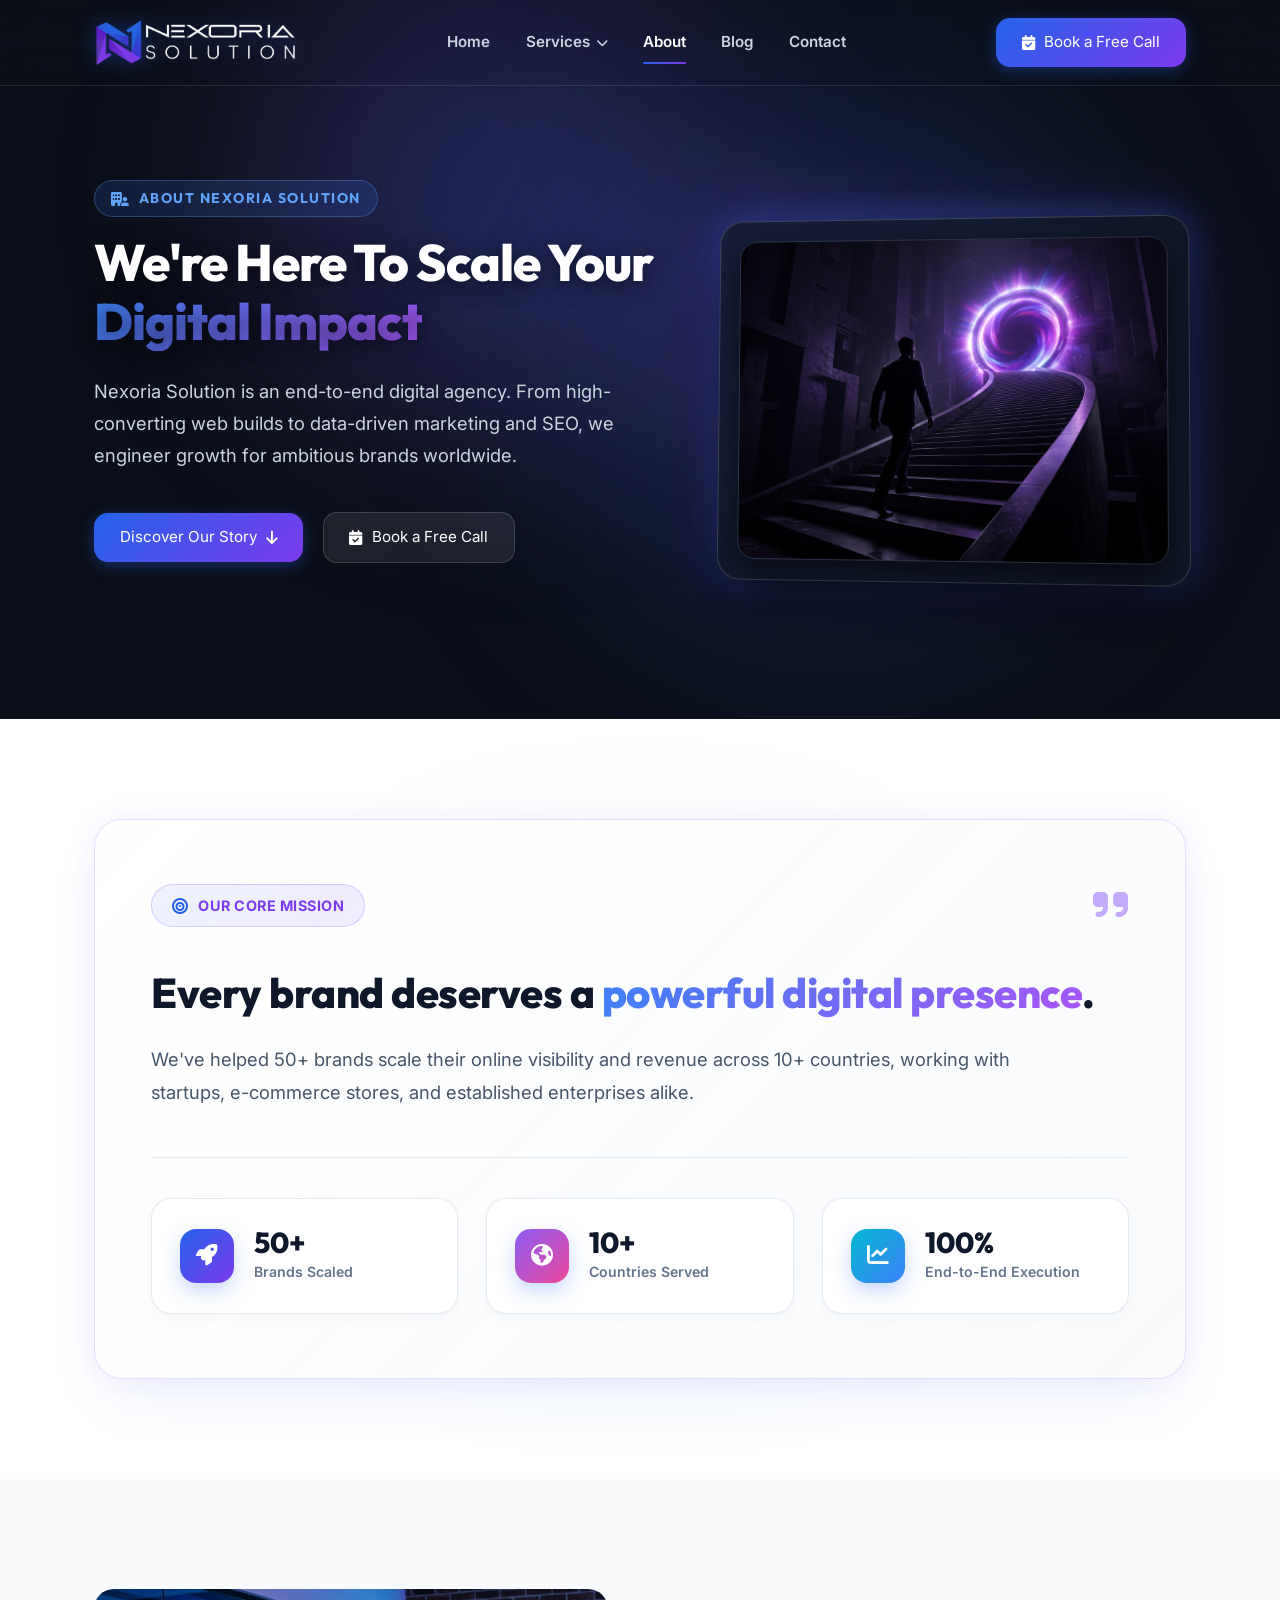
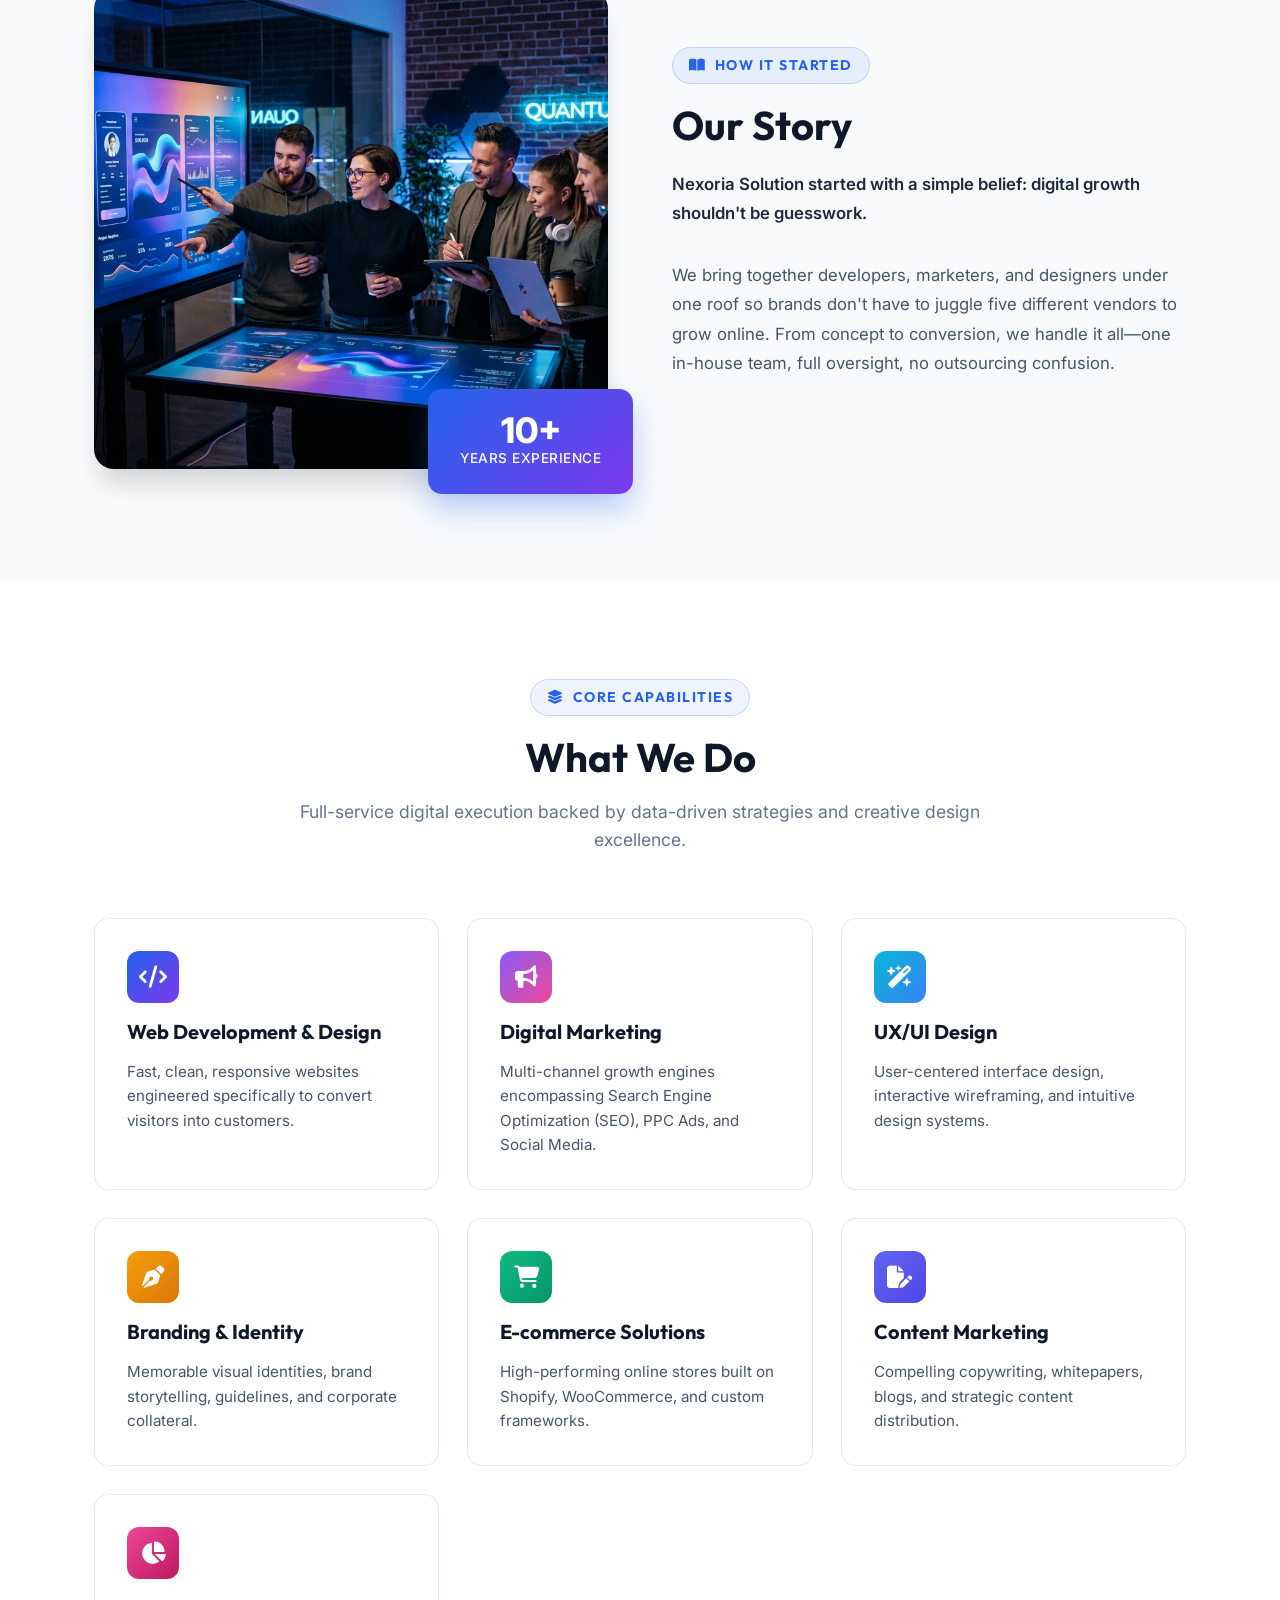
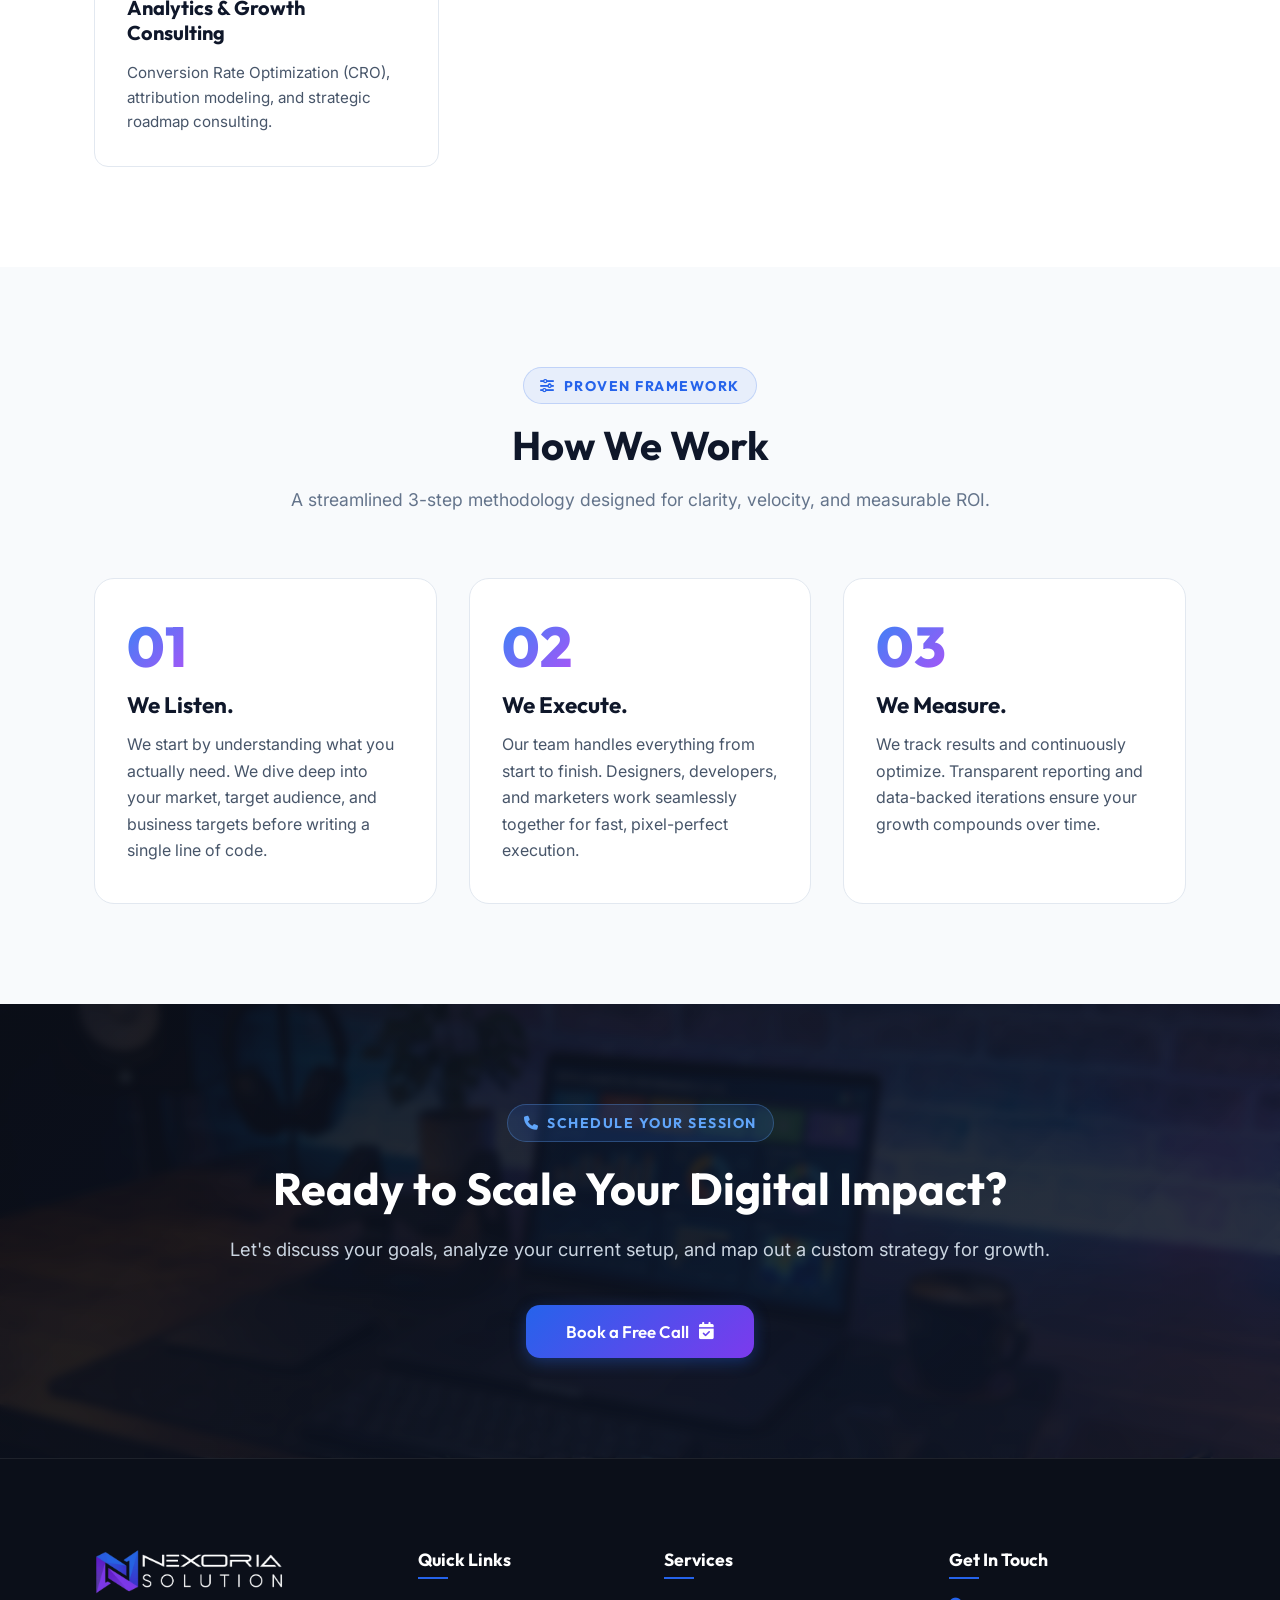
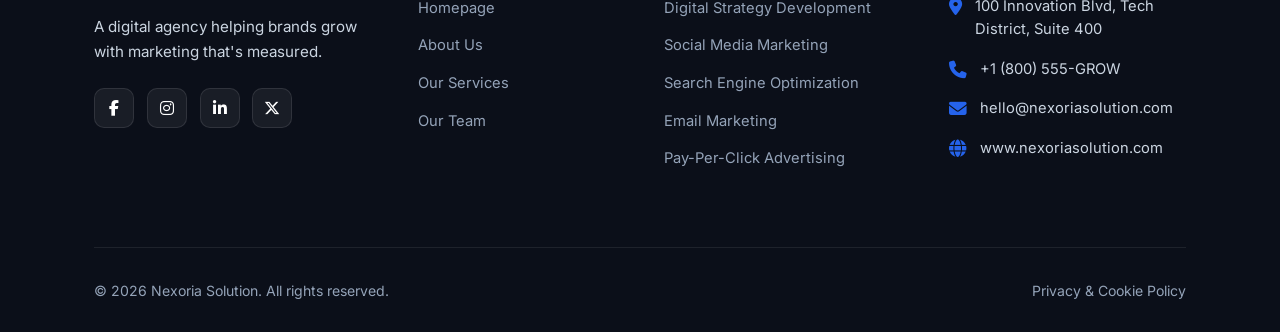
<file: about.html>
<!DOCTYPE html>
<html lang="en">

<head>
  <meta charset="UTF-8" />
  <meta name="viewport" content="width=device-width, initial-scale=1.0" />

  <!-- SEO Meta Tags -->
  <title>About Us | Nexoria Solution Digital Agency</title>
  <meta name="description"
    content="Learn about Nexoria Solution. We help brands grow their reach, strategy, and online assets through end-to-end web development, digital marketing, branding, and SEO." />
  <meta name="keywords"
    content="About Nexoria Solution, digital agency story, web development team, digital marketing agency, growth team" />
  <meta name="robots" content="index, follow" />

  <!-- Favicon -->
  <link rel="icon" type="image/png" href="./favicon.png" />

  <!-- Font Awesome 6 Icons -->
  <link rel="stylesheet" href="https://cdnjs.cloudflare.com/ajax/libs/font-awesome/6.4.2/css/all.min.css" />

  <!-- Stylesheet -->
  <link rel="stylesheet" href="./styles.css" />
</head>

<body>

  <!-- ==========================================================================
       Header & Navigation
       ========================================================================== -->
  <header class="header" id="mainHeader">
    <div class="container nav-container">
      <a href="index.html" class="logo-link">
        <img src="./logo.png" alt="Nexoria Solution Logo" class="logo-img" />
      </a>

      <nav>
        <ul class="nav-menu" id="navMenu">
          <li><a href="index.html" class="nav-link">Home</a></li>

          <li class="nav-item-dropdown">
            <a href="services.html" class="nav-link dropdown-toggle">
              Services <i class="fa-solid fa-chevron-down dropdown-icon"></i>
            </a>

            <div class="mega-menu">
              <div class="mega-menu-pointer"></div>

              <div class="mega-menu-grid">
                <!-- Column 1: STRATEGY & INSIGHT -->
                <div class="mega-column">
                  <div class="mega-column-title">
                    <span>STRATEGY & INSIGHT</span>
                  </div>
                  <div class="mega-items">
                    <a href="service-digital-marketing.html" class="mega-item">
                      <div class="mega-icon icon-purple">
                        <i class="fa-solid fa-bullseye"></i>
                      </div>
                      <div class="mega-item-content">
                        <span class="mega-item-title">Digital Marketing Strategy</span>
                        <span class="mega-item-desc">Data-driven growth & positioning</span>
                      </div>
                    </a>
                    <a href="service-analytics-growth.html" class="mega-item">
                      <div class="mega-icon icon-blue">
                        <i class="fa-solid fa-chart-line"></i>
                      </div>
                      <div class="mega-item-content">
                        <span class="mega-item-title">Data Analytics & Growth</span>
                        <span class="mega-item-desc">Conversion tracking & insights</span>
                      </div>
                    </a>
                  </div>
                </div>

                <!-- Column 2: REACH & PERFORMANCE -->
                <div class="mega-column">
                  <div class="mega-column-title">
                    <span>REACH & PERFORMANCE</span>
                  </div>
                  <div class="mega-items">
                    <a href="service-seo-search.html" class="mega-item">
                      <div class="mega-icon icon-indigo">
                        <i class="fa-solid fa-magnifying-glass-chart"></i>
                      </div>
                      <div class="mega-item-content">
                        <span class="mega-item-title">SEO & AI Search</span>
                        <span class="mega-item-desc">Rank #1 on Google & AI engines</span>
                      </div>
                    </a>
                    <a href="service-ppc-ad-management.html" class="mega-item">
                      <div class="mega-icon icon-sky">
                        <i class="fa-solid fa-rectangle-ad"></i>
                      </div>
                      <div class="mega-item-content">
                        <span class="mega-item-title">PPC & Ad Management</span>
                        <span class="mega-item-desc">High ROI paid campaign ads</span>
                      </div>
                    </a>
                    <a href="service-social-media.html" class="mega-item">
                      <div class="mega-icon icon-pink">
                        <i class="fa-solid fa-comments"></i>
                      </div>
                      <div class="mega-item-content">
                        <span class="mega-item-title">Social Media Management</span>
                        <span class="mega-item-desc">Engage & scale your audience</span>
                      </div>
                    </a>
                  </div>
                </div>

                <!-- Column 3: BRAND & CREATIVE -->
                <div class="mega-column">
                  <div class="mega-column-title">
                    <span>BRAND & CREATIVE</span>
                  </div>
                  <div class="mega-items">
                    <a href="service-branding-identity.html" class="mega-item">
                      <div class="mega-icon icon-teal">
                        <i class="fa-solid fa-palette"></i>
                      </div>
                      <div class="mega-item-content">
                        <span class="mega-item-title">Branding & Visual Design</span>
                        <span class="mega-item-desc">Logo, identity & guidelines</span>
                      </div>
                    </a>
                    <a href="service-content-marketing.html" class="mega-item">
                      <div class="mega-icon icon-emerald">
                        <i class="fa-solid fa-pen-nib"></i>
                      </div>
                      <div class="mega-item-content">
                        <span class="mega-item-title">Content Strategy & Creation</span>
                        <span class="mega-item-desc">Copywriting, visuals & stories</span>
                      </div>
                    </a>
                  </div>
                </div>

                <!-- Column 4: WEB & BUILD -->
                <div class="mega-column">
                  <div class="mega-column-title">
                    <span>WEB & BUILD</span>
                  </div>
                  <div class="mega-items">
                    <a href="service-web-development.html" class="mega-item">
                      <div class="mega-icon icon-violet">
                        <i class="fa-solid fa-laptop-code"></i>
                      </div>
                      <div class="mega-item-content">
                        <span class="mega-item-title">Website Design & Build</span>
                        <span class="mega-item-desc">Modern, fast & responsive sites</span>
                      </div>
                    </a>
                    <a href="service-ecommerce-development.html" class="mega-item">
                      <div class="mega-icon icon-amber">
                        <i class="fa-solid fa-bag-shopping"></i>
                      </div>
                      <div class="mega-item-content">
                        <span class="mega-item-title">E-Commerce Solutions</span>
                        <span class="mega-item-desc">Storefronts built to convert</span>
                      </div>
                    </a>
                    <a href="service-ux-ui-design.html" class="mega-item">
                      <div class="mega-icon icon-cyan">
                        <i class="fa-solid fa-bezier-curve"></i>
                      </div>
                      <div class="mega-item-content">
                        <span class="mega-item-title">UX / UI Product Design</span>
                        <span class="mega-item-desc">Intuitive interfaces & wireframes</span>
                      </div>
                    </a>
                  </div>
                </div>
              </div>

              <!-- Mega Dropdown Footer -->
              <div class="mega-menu-footer">
                <div class="mega-footer-text">
                  <i class="fa-solid fa-sparkles"></i>
                  <span>Full-service digital growth agency, end to end.</span>
                </div>
                <a href="services.html" class="mega-footer-btn">
                  <span>See all services</span>
                  <i class="fa-solid fa-arrow-right"></i>
                </a>
              </div>
            </div>
          </li>

          <li><a href="about.html" class="nav-link active">About</a></li>
          <li><a href="index.html#blog" class="nav-link">Blog</a></li>
          <li><a href="contact.html" class="nav-link">Contact</a></li>
        </ul>
      </nav>

      <div class="nav-actions">
        <a href="contact.html" class="btn btn-primary open-audit-modal">
          <i class="fa-solid fa-calendar-check"></i> <span>Book a Free Call</span>
        </a>
        <button class="mobile-toggle" id="mobileToggle" aria-label="Toggle navigation">
          <i class="fa-solid fa-bars"></i>
        </button>
      </div>
    </div>
  </header>

  <!-- ==========================================================================
       1. About Hero Section
       ========================================================================== -->
  <section class="hero" id="about-hero" style="background: var(--bg-midnight); padding: 180px 0 100px;">
    <div class="container hero-grid">
      <div class="hero-content">
        <div class="eyebrow eyebrow-dark">
          <i class="fa-solid fa-building-user"></i> About Nexoria Solution
        </div>
        <h1>We're Here To Scale Your <span class="gradient-text">Digital Impact</span></h1>
        <p class="subheadline">
          Nexoria Solution is an end-to-end digital agency. From high-converting web builds to data-driven marketing and
          SEO, we engineer growth for ambitious brands worldwide.
        </p>

        <div class="hero-buttons">
          <a href="#our-story" class="btn btn-primary">
            Discover Our Story <i class="fa-solid fa-arrow-down"></i>
          </a>
          <a href="contact.html" class="btn btn-secondary open-audit-modal">
            <i class="fa-solid fa-calendar-check"></i> Book a Free Call
          </a>
        </div>
      </div>

      <div class="hero-visual">
        <div class="hero-card-preview">
          <img src="./assets/about_hero_visual.jpg" alt="About Nexoria Solution - Digital Growth Gateway"
            class="hero-3d-img" />
        </div>
      </div>
    </div>
  </section>

  <!-- ==========================================================================
       2. Unique Mission Section
       ========================================================================== -->
  <section class="mission-unique-section" id="our-mission">
    <div class="container">
      <div class="mission-glass-card">
        <div class="mission-card-top">
          <div class="mission-badge">
            <i class="fa-solid fa-bullseye"></i> OUR CORE MISSION
          </div>
          <span class="quote-mark"><i class="fa-solid fa-quote-right"></i></span>
        </div>

        <h2 class="mission-headline">
          Every brand deserves a <span class="gradient-text">powerful digital presence</span>.
        </h2>

        <p class="mission-body-desc">
          We've helped 50+ brands scale their online visibility and revenue across 10+ countries, working with startups,
          e-commerce stores, and established enterprises alike.
        </p>

        <div class="mission-metrics-grid">
          <div class="mission-metric-item">
            <div class="mission-metric-icon">
              <i class="fa-solid fa-rocket"></i>
            </div>
            <div class="mission-metric-text">
              <strong>50+</strong>
              <span>Brands Scaled</span>
            </div>
          </div>

          <div class="mission-metric-item">
            <div class="mission-metric-icon" style="background: linear-gradient(135deg, #8b5cf6 0%, #ec4899 100%);">
              <i class="fa-solid fa-earth-americas"></i>
            </div>
            <div class="mission-metric-text">
              <strong>10+</strong>
              <span>Countries Served</span>
            </div>
          </div>

          <div class="mission-metric-item">
            <div class="mission-metric-icon" style="background: linear-gradient(135deg, #06b6d4 0%, #3b82f6 100%);">
              <i class="fa-solid fa-chart-line"></i>
            </div>
            <div class="mission-metric-text">
              <strong>100%</strong>
              <span>End-to-End Execution</span>
            </div>
          </div>
        </div>
      </div>
    </div>
  </section>

  <!-- ==========================================================================
       3. Our Story & Impact
       ========================================================================== -->
  <section class="about-section" id="our-story" style="padding: 110px 0;">
    <div class="container about-grid">
      <div class="about-image-wrapper">
        <img src="./assets/about_team.jpg" alt="Nexoria Solution Team Collaboration" class="about-img" />
        <div class="about-badge-overlay">
          <div class="num">10+</div>
          <div class="lbl">Years Experience</div>
        </div>
      </div>

      <div class="about-content">
        <div class="eyebrow">
          <i class="fa-solid fa-book-open"></i> How It Started
        </div>
        <h2>Our Story</h2>
        <p class="body-text" style="font-weight: 600; color: #1e293b;">
          Nexoria Solution started with a simple belief: digital growth shouldn't be guesswork.
        </p>
        <p class="body-text">
          We bring together developers, marketers, and designers under one roof so brands don't have to juggle five
          different vendors to grow online. From concept to conversion, we handle it all—one in-house team, full
          oversight, no outsourcing confusion.
        </p>
      </div>
    </div>
  </section>

  <!-- ==========================================================================
       3. What We Do (7 Pillars)
       ========================================================================== -->
  <section class="services-section" style="background: #ffffff; padding: 100px 0;">
    <div class="container">
      <div class="section-header">
        <div class="eyebrow">
          <i class="fa-solid fa-layer-group"></i> Core Capabilities
        </div>
        <h2>What We Do</h2>
        <p>Full-service digital execution backed by data-driven strategies and creative design excellence.</p>
      </div>

      <div class="what-we-do-grid">
        <!-- 1. Web Development & Design -->
        <div class="what-card">
          <div class="what-card-icon"><i class="fa-solid fa-code"></i></div>
          <h3>Web Development &amp; Design</h3>
          <p>Fast, clean, responsive websites engineered specifically to convert visitors into customers.</p>
        </div>

        <!-- 2. Digital Marketing (SEO, PPC, Social) -->
        <div class="what-card">
          <div class="what-card-icon" style="background: linear-gradient(135deg, #8b5cf6, #ec4899);"><i
              class="fa-solid fa-bullhorn"></i></div>
          <h3>Digital Marketing</h3>
          <p>Multi-channel growth engines encompassing Search Engine Optimization (SEO), PPC Ads, and Social Media.</p>
        </div>

        <!-- 3. UX/UI Design -->
        <div class="what-card">
          <div class="what-card-icon" style="background: linear-gradient(135deg, #06b6d4, #3b82f6);"><i
              class="fa-solid fa-wand-magic-sparkles"></i></div>
          <h3>UX/UI Design</h3>
          <p>User-centered interface design, interactive wireframing, and intuitive design systems.</p>
        </div>

        <!-- 4. Branding & Identity -->
        <div class="what-card">
          <div class="what-card-icon" style="background: linear-gradient(135deg, #f59e0b, #d97706);"><i
              class="fa-solid fa-pen-nib"></i></div>
          <h3>Branding &amp; Identity</h3>
          <p>Memorable visual identities, brand storytelling, guidelines, and corporate collateral.</p>
        </div>

        <!-- 5. E-commerce Solutions -->
        <div class="what-card">
          <div class="what-card-icon" style="background: linear-gradient(135deg, #10b981, #059669);"><i
              class="fa-solid fa-cart-shopping"></i></div>
          <h3>E-commerce Solutions</h3>
          <p>High-performing online stores built on Shopify, WooCommerce, and custom frameworks.</p>
        </div>

        <!-- 6. Content Marketing -->
        <div class="what-card">
          <div class="what-card-icon" style="background: linear-gradient(135deg, #6366f1, #4f46e5);"><i
              class="fa-solid fa-file-pen"></i></div>
          <h3>Content Marketing</h3>
          <p>Compelling copywriting, whitepapers, blogs, and strategic content distribution.</p>
        </div>

        <!-- 7. Analytics & Growth Consulting -->
        <div class="what-card" style="grid-column: span 1;">
          <div class="what-card-icon" style="background: linear-gradient(135deg, #ec4899, #be185d);"><i
              class="fa-solid fa-chart-pie"></i></div>
          <h3>Analytics &amp; Growth Consulting</h3>
          <p>Conversion Rate Optimization (CRO), attribution modeling, and strategic roadmap consulting.</p>
        </div>
      </div>
    </div>
  </section>

  <!-- ==========================================================================
       4. How We Work (01, 02, 03)
       ========================================================================== -->
  <section class="process-section">
    <div class="container">
      <div class="section-header">
        <div class="eyebrow">
          <i class="fa-solid fa-sliders"></i> Proven Framework
        </div>
        <h2>How We Work</h2>
        <p>A streamlined 3-step methodology designed for clarity, velocity, and measurable ROI.</p>
      </div>

      <div class="process-grid">
        <!-- 01 We Listen -->
        <div class="process-card">
          <span class="process-step-num">01</span>
          <h3>We Listen.</h3>
          <p>We start by understanding what you actually need. We dive deep into your market, target audience, and
            business targets before writing a single line of code.</p>
        </div>

        <!-- 02 We Execute -->
        <div class="process-card">
          <span class="process-step-num">02</span>
          <h3>We Execute.</h3>
          <p>Our team handles everything from start to finish. Designers, developers, and marketers work seamlessly
            together for fast, pixel-perfect execution.</p>
        </div>

        <!-- 03 We Measure -->
        <div class="process-card">
          <span class="process-step-num">03</span>
          <h3>We Measure.</h3>
          <p>We track results and continuously optimize. Transparent reporting and data-backed iterations ensure your
            growth compounds over time.</p>
        </div>
      </div>
    </div>
  </section>



  <!-- ==========================================================================
       6. CTA Section
       ========================================================================== -->
  <section class="cta-banner-section">
    <div class="cta-banner-overlay"></div>
    <div class="container cta-banner-content">
      <div class="eyebrow eyebrow-dark" style="margin-bottom: 1.25rem;">
        <i class="fa-solid fa-phone"></i> Schedule Your Session
      </div>
      <h2>Ready to Scale Your Digital Impact?</h2>
      <p>
        Let's discuss your goals, analyze your current setup, and map out a custom strategy for growth.
      </p>
      <button class="btn btn-primary open-audit-modal" style="padding: 1rem 2.5rem; font-size: 1.05rem;">
        Book a Free Call <i class="fa-solid fa-calendar-check"></i>
      </button>
    </div>
  </section>

  <!-- ==========================================================================
       7. Footer
       ========================================================================== -->
  <footer class="footer" id="contact">
    <div class="container">
      <div class="footer-grid">
        <!-- Col 1: Brand -->
        <div class="footer-brand">
          <img src="./logo.png" alt="Nexoria Solution Logo" class="footer-logo" />
          <p>A digital agency helping brands grow with marketing that's measured.</p>
          <div class="social-links-flex">
            <a href="#" class="social-icon" aria-label="Facebook"><i class="fa-brands fa-facebook-f"></i></a>
            <a href="#" class="social-icon" aria-label="Instagram"><i class="fa-brands fa-instagram"></i></a>
            <a href="#" class="social-icon" aria-label="LinkedIn"><i class="fa-brands fa-linkedin-in"></i></a>
            <a href="#" class="social-icon" aria-label="Twitter X"><i class="fa-brands fa-x-twitter"></i></a>
          </div>
        </div>

        <!-- Col 2: Quick Links -->
        <div class="footer-col">
          <h4>Quick Links</h4>
          <ul class="footer-links">
            <li><a href="index.html">Homepage</a></li>
            <li><a href="about.html">About Us</a></li>
            <li><a href="index.html#services">Our Services</a></li>
            <li><a href="index.html#why">Our Team</a></li>
          </ul>
        </div>

        <!-- Col 3: Services -->
        <div class="footer-col">
          <h4>Services</h4>
          <ul class="footer-links">
            <li><a href="index.html#services">Digital Strategy Development</a></li>
            <li><a href="index.html#services">Social Media Marketing</a></li>
            <li><a href="index.html#services">Search Engine Optimization</a></li>
            <li><a href="index.html#services">Email Marketing</a></li>
            <li><a href="index.html#services">Pay-Per-Click Advertising</a></li>
          </ul>
        </div>

        <!-- Col 4: Get In Touch -->
        <div class="footer-col">
          <h4>Get In Touch</h4>
          <ul class="contact-list">
            <li>
              <i class="fa-solid fa-location-dot"></i>
              <span>100 Innovation Blvd, Tech District, Suite 400</span>
            </li>
            <li>
              <i class="fa-solid fa-phone"></i>
              <span>+1 (800) 555-GROW</span>
            </li>
            <li>
              <i class="fa-solid fa-envelope"></i>
              <a href="mailto:hello@nexoriasolution.com" style="color:inherit;">hello@nexoriasolution.com</a>
            </li>
            <li>
              <i class="fa-solid fa-globe"></i>
              <a href="http://www.nexoriasolution.com" target="_blank"
                style="color:inherit;">www.nexoriasolution.com</a>
            </li>
          </ul>
        </div>
      </div>

      <!-- Footer Bottom -->
      <div class="footer-bottom">
        <div>&copy; 2026 Nexoria Solution. All rights reserved.</div>
        <div><a href="#" style="color:#94a3b8;">Privacy &amp; Cookie Policy</a></div>
      </div>
    </div>
  </footer>

  <!-- Global Modal Container -->
  <div class="modal-overlay" id="globalModalOverlay">
    <div id="globalModalContent"></div>
  </div>

  <!-- JavaScript -->
  <script src="./script.js"></script>
</body>

</html>
</file>
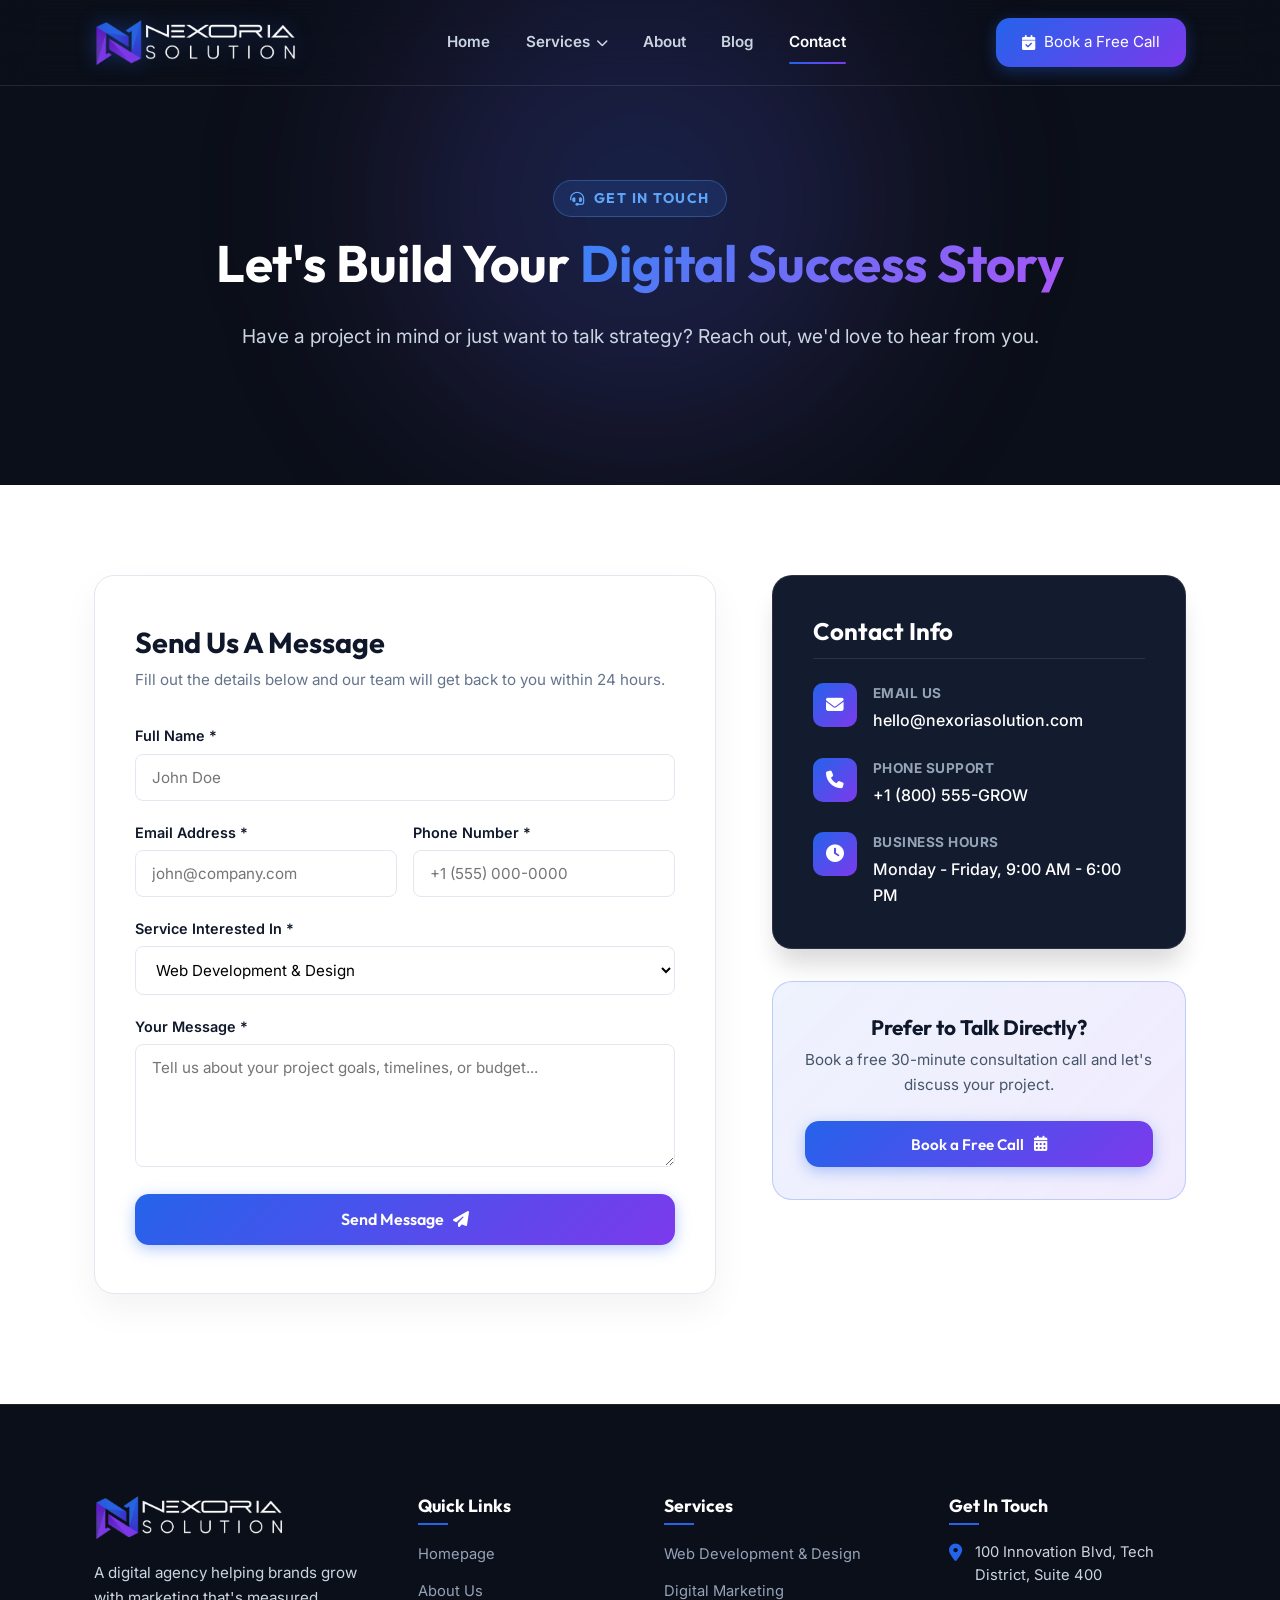
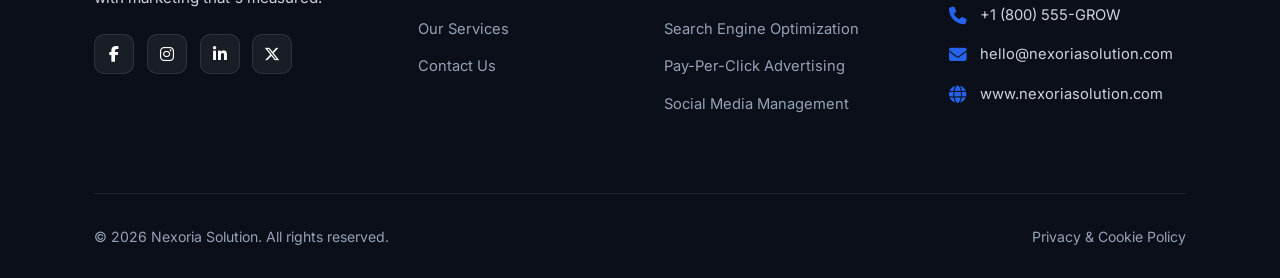
<file: contact.html>
<!DOCTYPE html>
<html lang="en">

<head>
  <meta charset="UTF-8" />
  <meta name="viewport" content="width=device-width, initial-scale=1.0" />

  <!-- SEO Meta Tags -->
  <title>Contact Us | Nexoria Solution Digital Agency</title>
  <meta name="description"
    content="Get in touch with Nexoria Solution. Schedule your free 30-minute consultation call, request project estimates, or connect with our digital strategy experts." />
  <meta name="keywords"
    content="Contact Nexoria Solution, digital agency contact, book consultation, free growth audit, web agency office" />
  <meta name="robots" content="index, follow" />

  <!-- Favicon -->
  <link rel="icon" type="image/png" href="./favicon.png" />

  <!-- Font Awesome 6 Icons -->
  <link rel="stylesheet" href="https://cdnjs.cloudflare.com/ajax/libs/font-awesome/6.4.2/css/all.min.css" />

  <!-- Stylesheet -->
  <link rel="stylesheet" href="./styles.css" />
</head>

<body>

  <!-- ==========================================================================
       Header & Navigation
       ========================================================================== -->
  <header class="header" id="mainHeader">
    <div class="container nav-container">
      <a href="index.html" class="logo-link">
        <img src="./logo.png" alt="Nexoria Solution Logo" class="logo-img" />
      </a>

      <nav>
        <ul class="nav-menu" id="navMenu">
          <li><a href="index.html" class="nav-link">Home</a></li>

          <li class="nav-item-dropdown">
            <a href="services.html" class="nav-link dropdown-toggle">
              Services <i class="fa-solid fa-chevron-down dropdown-icon"></i>
            </a>

            <div class="mega-menu">
              <div class="mega-menu-pointer"></div>

              <div class="mega-menu-grid">
                <!-- Column 1: STRATEGY & INSIGHT -->
                <div class="mega-column">
                  <div class="mega-column-title">
                    <span>STRATEGY & INSIGHT</span>
                  </div>
                  <div class="mega-items">
                    <a href="service-digital-marketing.html" class="mega-item">
                      <div class="mega-icon icon-purple">
                        <i class="fa-solid fa-bullseye"></i>
                      </div>
                      <div class="mega-item-content">
                        <span class="mega-item-title">Digital Marketing Strategy</span>
                        <span class="mega-item-desc">Data-driven growth & positioning</span>
                      </div>
                    </a>
                    <a href="service-analytics-growth.html" class="mega-item">
                      <div class="mega-icon icon-blue">
                        <i class="fa-solid fa-chart-line"></i>
                      </div>
                      <div class="mega-item-content">
                        <span class="mega-item-title">Data Analytics & Growth</span>
                        <span class="mega-item-desc">Conversion tracking & insights</span>
                      </div>
                    </a>
                  </div>
                </div>

                <!-- Column 2: REACH & PERFORMANCE -->
                <div class="mega-column">
                  <div class="mega-column-title">
                    <span>REACH & PERFORMANCE</span>
                  </div>
                  <div class="mega-items">
                    <a href="service-seo-search.html" class="mega-item">
                      <div class="mega-icon icon-indigo">
                        <i class="fa-solid fa-magnifying-glass-chart"></i>
                      </div>
                      <div class="mega-item-content">
                        <span class="mega-item-title">SEO & AI Search</span>
                        <span class="mega-item-desc">Rank #1 on Google & AI engines</span>
                      </div>
                    </a>
                    <a href="service-ppc-ad-management.html" class="mega-item">
                      <div class="mega-icon icon-sky">
                        <i class="fa-solid fa-rectangle-ad"></i>
                      </div>
                      <div class="mega-item-content">
                        <span class="mega-item-title">PPC & Ad Management</span>
                        <span class="mega-item-desc">High ROI paid campaign ads</span>
                      </div>
                    </a>
                    <a href="service-social-media.html" class="mega-item">
                      <div class="mega-icon icon-pink">
                        <i class="fa-solid fa-comments"></i>
                      </div>
                      <div class="mega-item-content">
                        <span class="mega-item-title">Social Media Management</span>
                        <span class="mega-item-desc">Engage & scale your audience</span>
                      </div>
                    </a>
                  </div>
                </div>

                <!-- Column 3: BRAND & CREATIVE -->
                <div class="mega-column">
                  <div class="mega-column-title">
                    <span>BRAND & CREATIVE</span>
                  </div>
                  <div class="mega-items">
                    <a href="service-branding-identity.html" class="mega-item">
                      <div class="mega-icon icon-teal">
                        <i class="fa-solid fa-palette"></i>
                      </div>
                      <div class="mega-item-content">
                        <span class="mega-item-title">Branding & Visual Design</span>
                        <span class="mega-item-desc">Logo, identity & guidelines</span>
                      </div>
                    </a>
                    <a href="service-content-marketing.html" class="mega-item">
                      <div class="mega-icon icon-emerald">
                        <i class="fa-solid fa-pen-nib"></i>
                      </div>
                      <div class="mega-item-content">
                        <span class="mega-item-title">Content Strategy & Creation</span>
                        <span class="mega-item-desc">Copywriting, visuals & stories</span>
                      </div>
                    </a>
                  </div>
                </div>

                <!-- Column 4: WEB & BUILD -->
                <div class="mega-column">
                  <div class="mega-column-title">
                    <span>WEB & BUILD</span>
                  </div>
                  <div class="mega-items">
                    <a href="service-web-development.html" class="mega-item">
                      <div class="mega-icon icon-violet">
                        <i class="fa-solid fa-laptop-code"></i>
                      </div>
                      <div class="mega-item-content">
                        <span class="mega-item-title">Website Design & Build</span>
                        <span class="mega-item-desc">Modern, fast & responsive sites</span>
                      </div>
                    </a>
                    <a href="service-ecommerce-development.html" class="mega-item">
                      <div class="mega-icon icon-amber">
                        <i class="fa-solid fa-bag-shopping"></i>
                      </div>
                      <div class="mega-item-content">
                        <span class="mega-item-title">E-Commerce Solutions</span>
                        <span class="mega-item-desc">Storefronts built to convert</span>
                      </div>
                    </a>
                    <a href="service-ux-ui-design.html" class="mega-item">
                      <div class="mega-icon icon-cyan">
                        <i class="fa-solid fa-bezier-curve"></i>
                      </div>
                      <div class="mega-item-content">
                        <span class="mega-item-title">UX / UI Product Design</span>
                        <span class="mega-item-desc">Intuitive interfaces & wireframes</span>
                      </div>
                    </a>
                  </div>
                </div>
              </div>

              <!-- Mega Dropdown Footer -->
              <div class="mega-menu-footer">
                <div class="mega-footer-text">
                  <i class="fa-solid fa-sparkles"></i>
                  <span>Full-service digital growth agency, end to end.</span>
                </div>
                <a href="services.html" class="mega-footer-btn">
                  <span>See all services</span>
                  <i class="fa-solid fa-arrow-right"></i>
                </a>
              </div>
            </div>
          </li>

          <li><a href="about.html" class="nav-link">About</a></li>
          <li><a href="index.html#blog" class="nav-link">Blog</a></li>
          <li><a href="contact.html" class="nav-link active">Contact</a></li>
        </ul>
      </nav>

      <div class="nav-actions">
        <a href="contact.html" class="btn btn-primary open-audit-modal">
          <i class="fa-solid fa-calendar-check"></i> <span>Book a Free Call</span>
        </a>
        <button class="mobile-toggle" id="mobileToggle" aria-label="Toggle navigation">
          <i class="fa-solid fa-bars"></i>
        </button>
      </div>
    </div>
  </header>

  <!-- ==========================================================================
       1. Contact Page Hero
       ========================================================================== -->
  <section class="about-page-hero">
    <div class="container">
      <div class="about-hero-content">
        <div class="eyebrow eyebrow-dark">
          <i class="fa-solid fa-headset"></i> Get In Touch
        </div>
        <h1>Let's Build Your <span class="gradient-text">Digital Success Story</span></h1>
        <p class="intro-text">
          Have a project in mind or just want to talk strategy? Reach out, we'd love to hear from you.
        </p>
      </div>
    </div>
  </section>

  <!-- ==========================================================================
       2. Contact Form & Info Grid
       ========================================================================== -->
  <section class="contact-section">
    <div class="container contact-grid">
      <!-- Contact Form Block -->
      <div class="contact-form-card">
        <h3>Send Us A Message</h3>
        <p class="form-desc">Fill out the details below and our team will get back to you within 24 hours.</p>

        <form id="contactPageForm">
          <div class="form-group">
            <label for="cName">Full Name *</label>
            <input type="text" id="cName" class="form-control" placeholder="John Doe" required />
          </div>

          <div style="display: grid; grid-template-columns: 1fr 1fr; gap: 1rem;">
            <div class="form-group">
              <label for="cEmail">Email Address *</label>
              <input type="email" id="cEmail" class="form-control" placeholder="john@company.com" required />
            </div>

            <div class="form-group">
              <label for="cPhone">Phone Number *</label>
              <input type="tel" id="cPhone" class="form-control" placeholder="+1 (555) 000-0000" required />
            </div>
          </div>

          <div class="form-group">
            <label for="cService">Service Interested In *</label>
            <select id="cService" class="form-control" style="background-color: #ffffff;">
              <option value="Web Development">Web Development &amp; Design</option>
              <option value="Digital Marketing">Digital Marketing (SEO, PPC, Social)</option>
              <option value="SEO">SEO &amp; Search Engine Optimization</option>
              <option value="PPC">PPC &amp; Ad Management</option>
              <option value="Social Media">Social Media Management</option>
              <option value="Branding">Branding &amp; Identity</option>
              <option value="UX/UI Design">UX/UI Design</option>
              <option value="E-commerce">E-commerce Solutions</option>
              <option value="Content Marketing">Content Marketing</option>
              <option value="Analytics">Analytics &amp; Growth Consulting</option>
              <option value="Other">Other Custom Request</option>
            </select>
          </div>

          <div class="form-group">
            <label for="cMessage">Your Message *</label>
            <textarea id="cMessage" class="form-control" rows="5"
              placeholder="Tell us about your project goals, timelines, or budget..." required></textarea>
          </div>

          <button type="submit" class="btn btn-primary" style="width: 100%; padding: 0.95rem; font-size: 1rem;">
            Send Message <i class="fa-solid fa-paper-plane"></i>
          </button>
        </form>
      </div>

      <!-- Info Sidebar -->
      <div class="info-sidebar">
        <!-- Contact Info Block -->
        <div class="contact-info-card">
          <h3>Contact Info</h3>

          <div class="info-item">
            <div class="info-item-icon"><i class="fa-solid fa-envelope"></i></div>
            <div class="info-item-text">
              <strong>Email Us</strong>
              <a href="mailto:hello@nexoriasolution.com">hello@nexoriasolution.com</a>
            </div>
          </div>



          <div class="info-item">
            <div class="info-item-icon"><i class="fa-solid fa-phone"></i></div>
            <div class="info-item-text">
              <strong>Phone Support</strong>
              <a href="tel:+18005554769">+1 (800) 555-GROW</a>
            </div>
          </div>

          <div class="info-item">
            <div class="info-item-icon"><i class="fa-solid fa-clock"></i></div>
            <div class="info-item-text">
              <strong>Business Hours</strong>
              <p>Monday - Friday, 9:00 AM - 6:00 PM</p>
            </div>
          </div>
        </div>

        <!-- Booking CTA (Alternative to form) -->
        <div class="booking-cta-card">
          <h4>Prefer to Talk Directly?</h4>
          <p>Book a free 30-minute consultation call and let's discuss your project.</p>
          <button class="btn btn-primary open-audit-modal" style="padding: 0.85rem 1.8rem; width: 100%;">
            Book a Free Call <i class="fa-solid fa-calendar-days"></i>
          </button>
        </div>
      </div>
    </div>
  </section>



  <!-- ==========================================================================
       6. Footer
       ========================================================================== -->
  <footer class="footer" id="contact">
    <div class="container">
      <div class="footer-grid">
        <!-- Col 1: Brand -->
        <div class="footer-brand">
          <img src="./logo.png" alt="Nexoria Solution Logo" class="footer-logo" />
          <p>A digital agency helping brands grow with marketing that's measured.</p>
          <div class="social-links-flex">
            <a href="#" class="social-icon" aria-label="Facebook"><i class="fa-brands fa-facebook-f"></i></a>
            <a href="#" class="social-icon" aria-label="Instagram"><i class="fa-brands fa-instagram"></i></a>
            <a href="#" class="social-icon" aria-label="LinkedIn"><i class="fa-brands fa-linkedin-in"></i></a>
            <a href="#" class="social-icon" aria-label="Twitter X"><i class="fa-brands fa-x-twitter"></i></a>
          </div>
        </div>

        <!-- Col 2: Quick Links -->
        <div class="footer-col">
          <h4>Quick Links</h4>
          <ul class="footer-links">
            <li><a href="index.html">Homepage</a></li>
            <li><a href="about.html">About Us</a></li>
            <li><a href="services.html">Our Services</a></li>
            <li><a href="contact.html">Contact Us</a></li>
          </ul>
        </div>

        <!-- Col 3: Services -->
        <div class="footer-col">
          <h4>Services</h4>
          <ul class="footer-links">
            <li><a href="service-web-development.html">Web Development &amp; Design</a></li>
            <li><a href="service-digital-marketing.html">Digital Marketing</a></li>
            <li><a href="service-seo-search.html">Search Engine Optimization</a></li>
            <li><a href="service-ppc-ad-management.html">Pay-Per-Click Advertising</a></li>
            <li><a href="service-social-media.html">Social Media Management</a></li>
          </ul>
        </div>

        <!-- Col 4: Get In Touch -->
        <div class="footer-col">
          <h4>Get In Touch</h4>
          <ul class="contact-list">
            <li>
              <i class="fa-solid fa-location-dot"></i>
              <span>100 Innovation Blvd, Tech District, Suite 400</span>
            </li>
            <li>
              <i class="fa-solid fa-phone"></i>
              <span>+1 (800) 555-GROW</span>
            </li>
            <li>
              <i class="fa-solid fa-envelope"></i>
              <a href="mailto:hello@nexoriasolution.com" style="color:inherit;">hello@nexoriasolution.com</a>
            </li>
            <li>
              <i class="fa-solid fa-globe"></i>
              <a href="http://www.nexoriasolution.com" target="_blank"
                style="color:inherit;">www.nexoriasolution.com</a>
            </li>
          </ul>
        </div>
      </div>

      <!-- Footer Bottom -->
      <div class="footer-bottom">
        <div>&copy; 2026 Nexoria Solution. All rights reserved.</div>
        <div><a href="#" style="color:#94a3b8;">Privacy &amp; Cookie Policy</a></div>
      </div>
    </div>
  </footer>

  <!-- Global Modal Container -->
  <div class="modal-overlay" id="globalModalOverlay">
    <div id="globalModalContent"></div>
  </div>

  <!-- JavaScript -->
  <script src="./script.js"></script>

  <!-- Form Submission Handler Script -->
  <script>
    document.addEventListener('DOMContentLoaded', () => {
      const cForm = document.getElementById('contactPageForm');
      if (cForm) {
        cForm.addEventListener('submit', (e) => {
          e.preventDefault();
          const modalOverlay = document.getElementById('globalModalOverlay');
          const modalContent = document.getElementById('globalModalContent');
          if (modalOverlay && modalContent) {
            modalContent.innerHTML = `
              <div class="modal-box" style="text-align: center; padding: 3rem 2rem;">
                <button class="modal-close close-modal-trigger"><i class="fa-solid fa-xmark"></i></button>
                <div style="width: 70px; height: 70px; background: rgba(37,99,235,0.1); color: #2563eb; font-size: 2.2rem; border-radius: 50%; display: flex; align-items: center; justify-content: center; margin: 0 auto 1.5rem;">
                  <i class="fa-solid fa-paper-plane"></i>
                </div>
                <h2>Message Sent Successfully!</h2>
                <p style="color: #64748b; margin: 1rem 0 2rem;">Thank you for contacting Nexoria Solution! Our team has received your inquiry and will respond within 24 hours.</p>
                <button class="btn btn-primary close-modal-trigger">Close</button>
              </div>
            `;
            modalOverlay.classList.add('active');
            document.body.style.overflow = 'hidden';
            cForm.reset();

            modalContent.querySelectorAll('.close-modal-trigger').forEach(btn => {
              btn.addEventListener('click', () => {
                modalOverlay.classList.remove('active');
                document.body.style.overflow = '';
              });
            });
          }
        });
      }
    });
  </script>
</body>

</html>
</file>
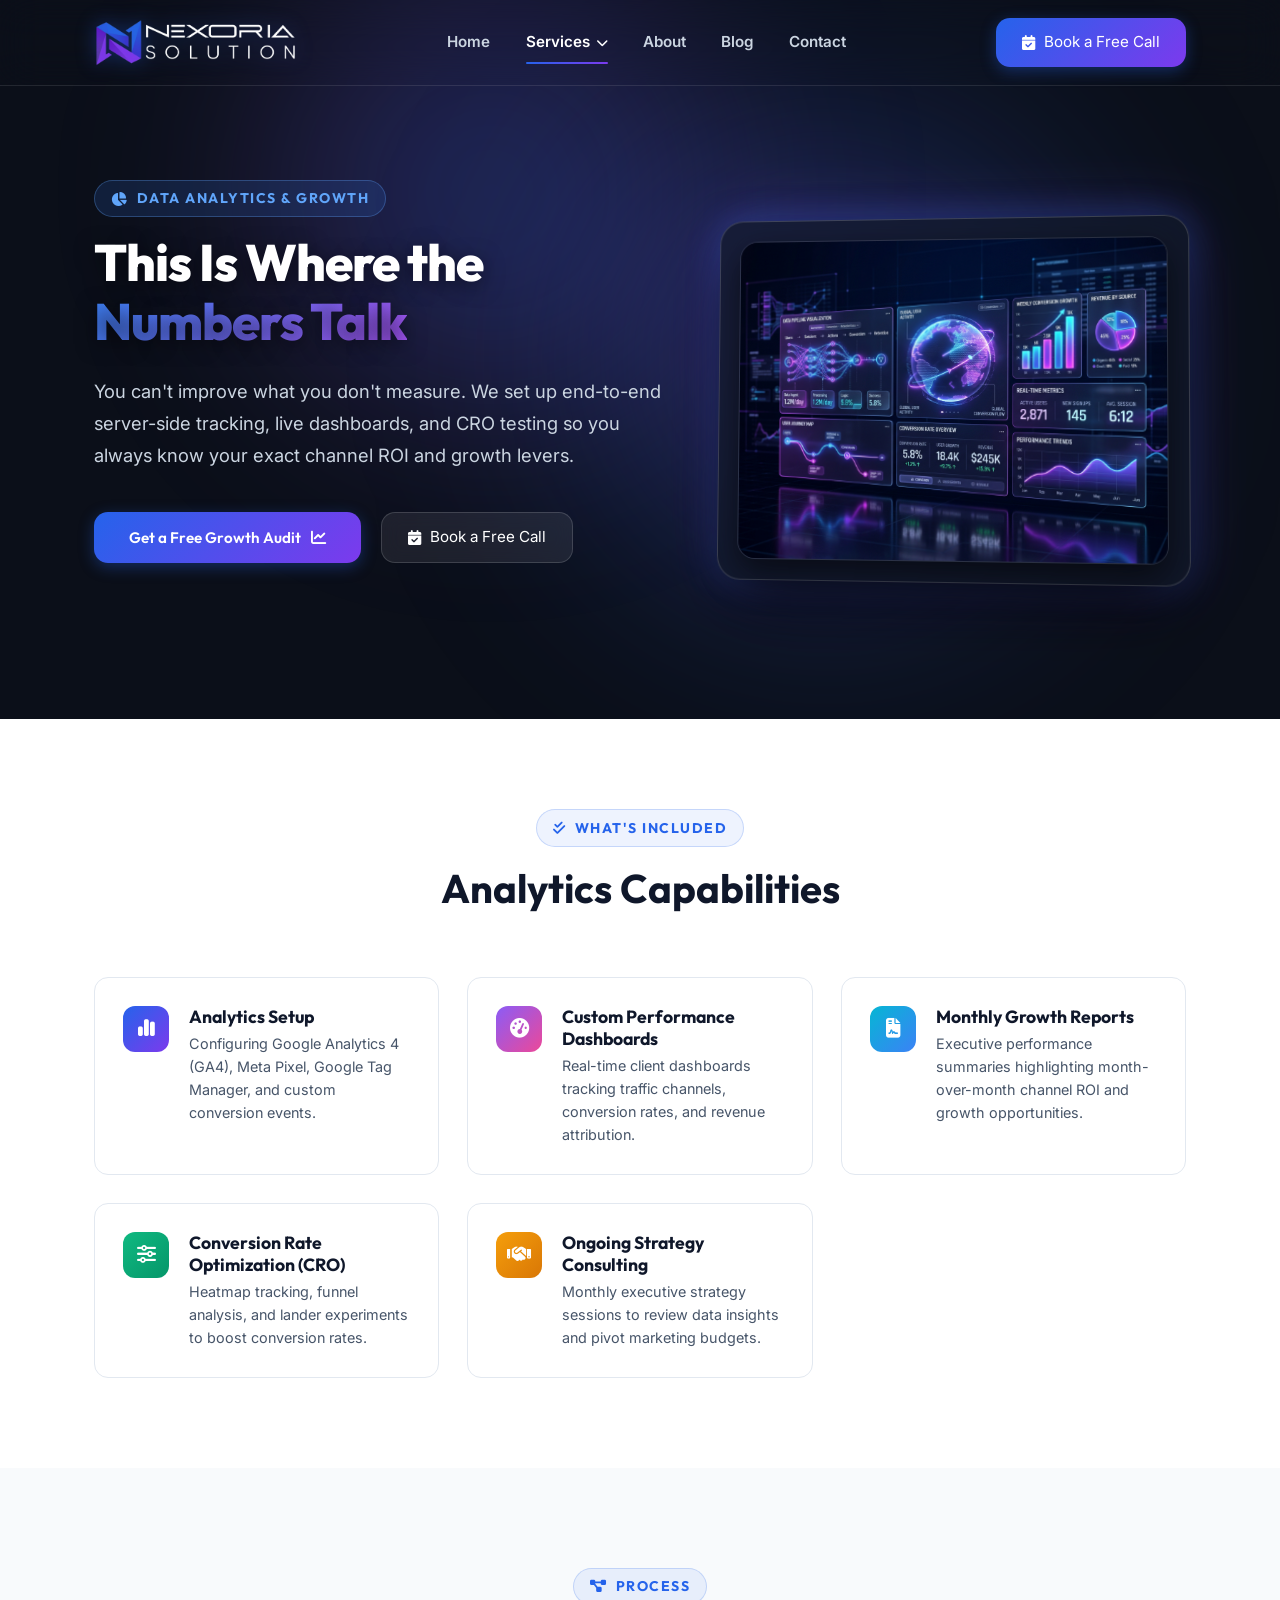
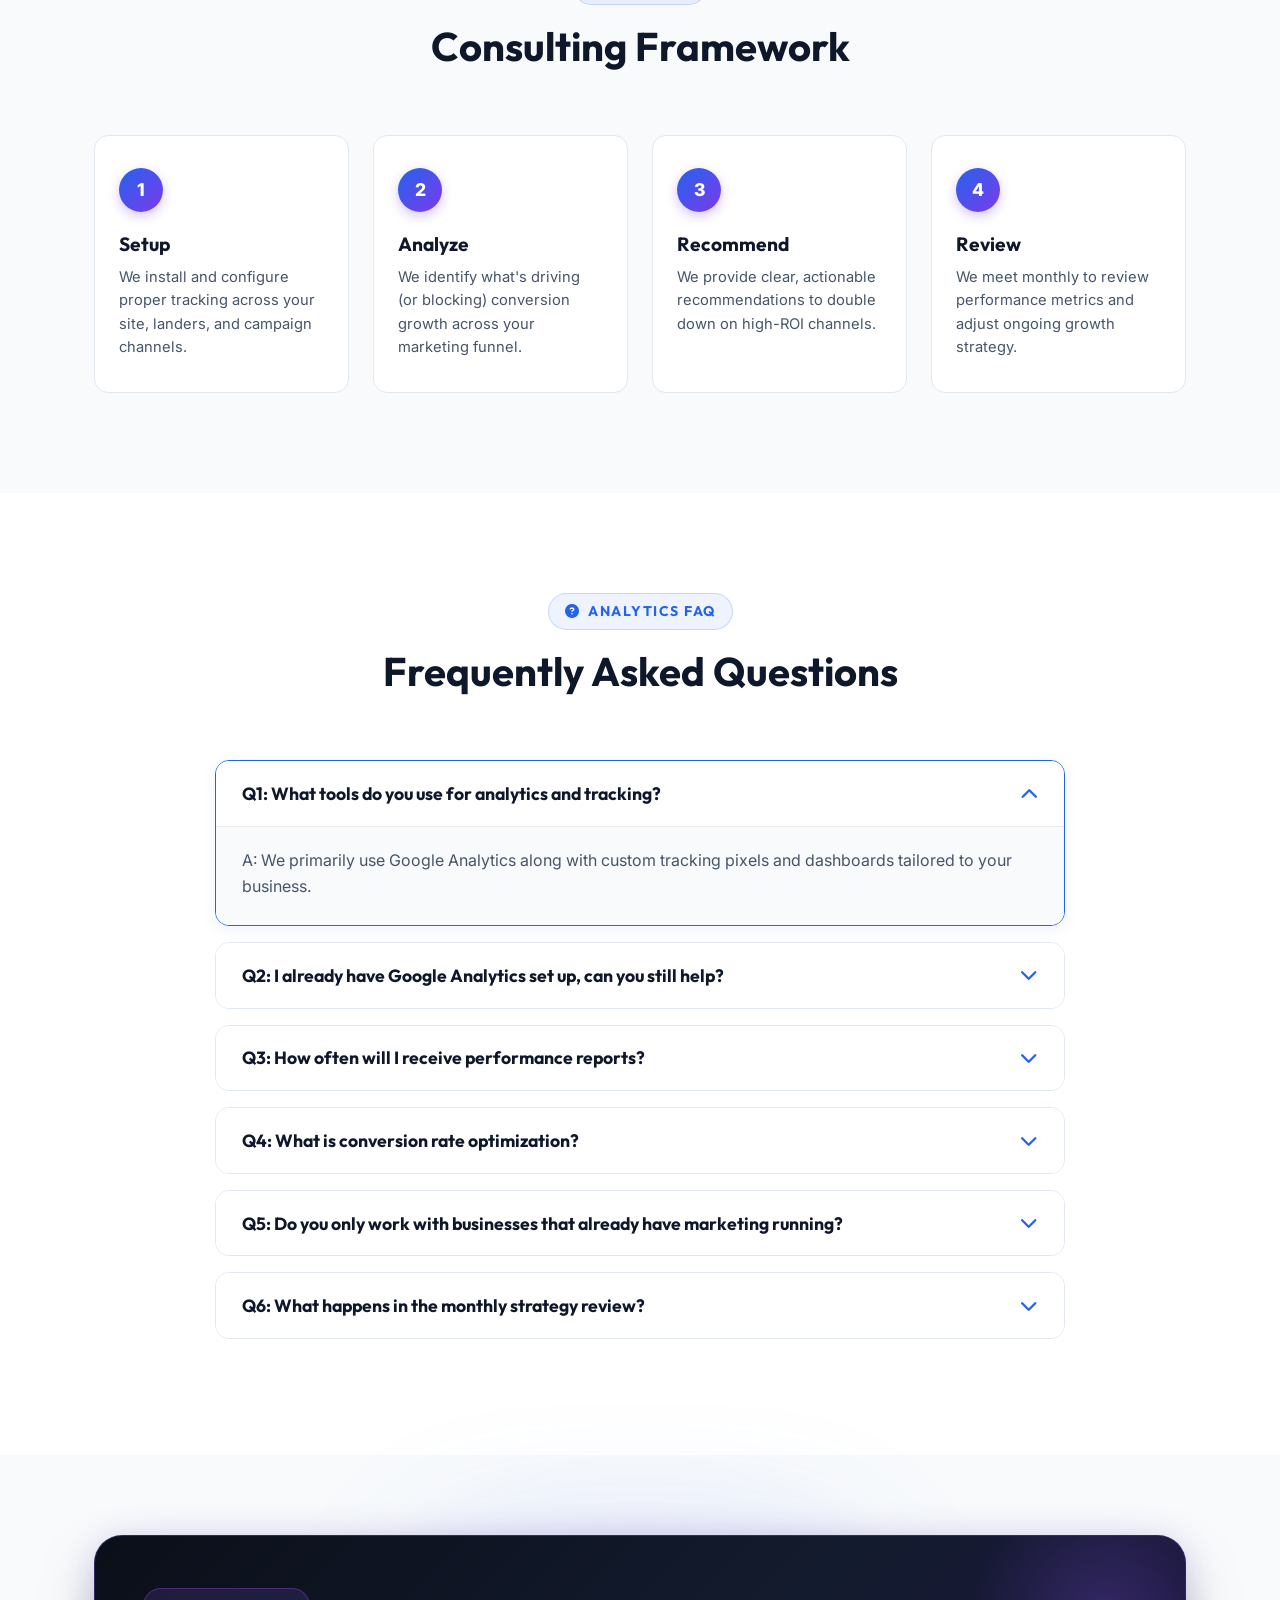
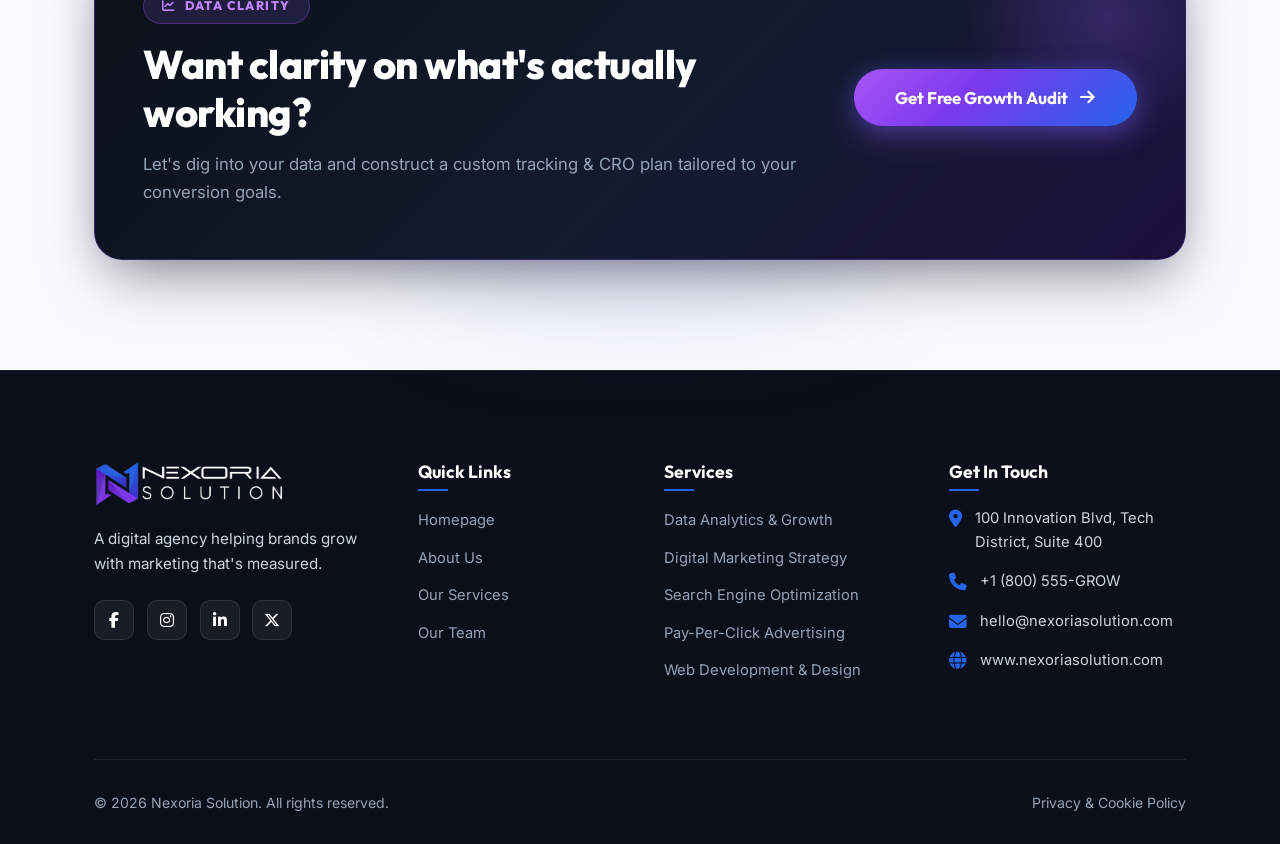
<file: service-analytics-growth.html>
<!DOCTYPE html>
<html lang="en">

<head>
  <meta charset="UTF-8" />
  <meta name="viewport" content="width=device-width, initial-scale=1.0" />
  <title>Analytics & Growth Consulting | Nexoria Solution</title>
  <meta name="description"
    content="Data attribution, GA4 tracking setup, custom dashboards, and Conversion Rate Optimization (CRO) consulting by Nexoria Solution." />
  <link rel="icon" type="image/png" href="./favicon.png" />
  <link rel="stylesheet" href="https://cdnjs.cloudflare.com/ajax/libs/font-awesome/6.4.2/css/all.min.css" />
  <link rel="stylesheet" href="./styles.css" />
</head>

<body>
  <header class="header" id="mainHeader">
    <div class="container nav-container">
      <a href="index.html" class="logo-link">
        <img src="./logo.png" alt="Nexoria Solution Logo" class="logo-img" />
      </a>

      <nav>
        <ul class="nav-menu" id="navMenu">
          <li><a href="index.html" class="nav-link">Home</a></li>

          <li class="nav-item-dropdown">
            <a href="services.html" class="nav-link dropdown-toggle active">
              Services <i class="fa-solid fa-chevron-down dropdown-icon"></i>
            </a>

            <div class="mega-menu">
              <div class="mega-menu-pointer"></div>

              <div class="mega-menu-grid">
                <!-- Column 1: STRATEGY & INSIGHT -->
                <div class="mega-column">
                  <div class="mega-column-title">
                    <span>STRATEGY & INSIGHT</span>
                  </div>
                  <div class="mega-items">
                    <a href="service-digital-marketing.html" class="mega-item">
                      <div class="mega-icon icon-purple">
                        <i class="fa-solid fa-bullseye"></i>
                      </div>
                      <div class="mega-item-content">
                        <span class="mega-item-title">Digital Marketing Strategy</span>
                        <span class="mega-item-desc">Data-driven growth & positioning</span>
                      </div>
                    </a>
                    <a href="service-analytics-growth.html" class="mega-item">
                      <div class="mega-icon icon-blue">
                        <i class="fa-solid fa-chart-line"></i>
                      </div>
                      <div class="mega-item-content">
                        <span class="mega-item-title">Data Analytics & Growth</span>
                        <span class="mega-item-desc">Conversion tracking & insights</span>
                      </div>
                    </a>
                  </div>
                </div>

                <!-- Column 2: REACH & PERFORMANCE -->
                <div class="mega-column">
                  <div class="mega-column-title">
                    <span>REACH & PERFORMANCE</span>
                  </div>
                  <div class="mega-items">
                    <a href="service-seo-search.html" class="mega-item">
                      <div class="mega-icon icon-indigo">
                        <i class="fa-solid fa-magnifying-glass-chart"></i>
                      </div>
                      <div class="mega-item-content">
                        <span class="mega-item-title">SEO & AI Search</span>
                        <span class="mega-item-desc">Rank #1 on Google & AI engines</span>
                      </div>
                    </a>
                    <a href="service-ppc-ad-management.html" class="mega-item">
                      <div class="mega-icon icon-sky">
                        <i class="fa-solid fa-rectangle-ad"></i>
                      </div>
                      <div class="mega-item-content">
                        <span class="mega-item-title">PPC & Ad Management</span>
                        <span class="mega-item-desc">High ROI paid campaign ads</span>
                      </div>
                    </a>
                    <a href="service-social-media.html" class="mega-item">
                      <div class="mega-icon icon-pink">
                        <i class="fa-solid fa-comments"></i>
                      </div>
                      <div class="mega-item-content">
                        <span class="mega-item-title">Social Media Management</span>
                        <span class="mega-item-desc">Engage & scale your audience</span>
                      </div>
                    </a>
                  </div>
                </div>

                <!-- Column 3: BRAND & CREATIVE -->
                <div class="mega-column">
                  <div class="mega-column-title">
                    <span>BRAND & CREATIVE</span>
                  </div>
                  <div class="mega-items">
                    <a href="service-branding-identity.html" class="mega-item">
                      <div class="mega-icon icon-teal">
                        <i class="fa-solid fa-palette"></i>
                      </div>
                      <div class="mega-item-content">
                        <span class="mega-item-title">Branding & Visual Design</span>
                        <span class="mega-item-desc">Logo, identity & guidelines</span>
                      </div>
                    </a>
                    <a href="service-content-marketing.html" class="mega-item">
                      <div class="mega-icon icon-emerald">
                        <i class="fa-solid fa-pen-nib"></i>
                      </div>
                      <div class="mega-item-content">
                        <span class="mega-item-title">Content Strategy & Creation</span>
                        <span class="mega-item-desc">Copywriting, visuals & stories</span>
                      </div>
                    </a>
                  </div>
                </div>

                <!-- Column 4: WEB & BUILD -->
                <div class="mega-column">
                  <div class="mega-column-title">
                    <span>WEB & BUILD</span>
                  </div>
                  <div class="mega-items">
                    <a href="service-web-development.html" class="mega-item">
                      <div class="mega-icon icon-violet">
                        <i class="fa-solid fa-laptop-code"></i>
                      </div>
                      <div class="mega-item-content">
                        <span class="mega-item-title">Website Design & Build</span>
                        <span class="mega-item-desc">Modern, fast & responsive sites</span>
                      </div>
                    </a>
                    <a href="service-ecommerce-development.html" class="mega-item">
                      <div class="mega-icon icon-amber">
                        <i class="fa-solid fa-bag-shopping"></i>
                      </div>
                      <div class="mega-item-content">
                        <span class="mega-item-title">E-Commerce Solutions</span>
                        <span class="mega-item-desc">Storefronts built to convert</span>
                      </div>
                    </a>
                    <a href="service-ux-ui-design.html" class="mega-item">
                      <div class="mega-icon icon-cyan">
                        <i class="fa-solid fa-bezier-curve"></i>
                      </div>
                      <div class="mega-item-content">
                        <span class="mega-item-title">UX / UI Product Design</span>
                        <span class="mega-item-desc">Intuitive interfaces & wireframes</span>
                      </div>
                    </a>
                  </div>
                </div>
              </div>

              <!-- Mega Dropdown Footer -->
              <div class="mega-menu-footer">
                <div class="mega-footer-text">
                  <i class="fa-solid fa-sparkles"></i>
                  <span>Full-service digital growth agency, end to end.</span>
                </div>
                <a href="services.html" class="mega-footer-btn">
                  <span>See all services</span>
                  <i class="fa-solid fa-arrow-right"></i>
                </a>
              </div>
            </div>
          </li>

          <li><a href="about.html" class="nav-link">About</a></li>
          <li><a href="index.html#blog" class="nav-link">Blog</a></li>
          <li><a href="contact.html" class="nav-link">Contact</a></li>
        </ul>
      </nav>

      <div class="nav-actions">
        <a href="contact.html" class="btn btn-primary open-audit-modal">
          <i class="fa-solid fa-calendar-check"></i> <span>Book a Free Call</span>
        </a>
        <button class="mobile-toggle" id="mobileToggle" aria-label="Toggle navigation">
          <i class="fa-solid fa-bars"></i>
        </button>
      </div>
    </div>
  </header>

  <!-- Hero Section -->
  <section class="hero" id="about-hero" style="background: var(--bg-midnight); padding: 180px 0 100px;">
    <div class="container hero-grid">
      <div class="hero-content">
        <div class="eyebrow eyebrow-dark">
          <i class="fa-solid fa-chart-pie"></i> Data Analytics &amp; Growth
        </div>
        <h1>This Is Where the <span class="gradient-text">Numbers Talk</span></h1>
        <p class="subheadline">
          You can't improve what you don't measure. We set up end-to-end server-side tracking, live dashboards, and CRO testing so you always know your exact channel ROI and growth levers.
        </p>

        <div class="hero-buttons">
          <button class="btn btn-primary open-audit-modal" style="padding: 1rem 2.2rem;">
            Get a Free Growth Audit <i class="fa-solid fa-chart-line"></i>
          </button>
          <a href="contact.html" class="btn btn-secondary open-audit-modal">
            <i class="fa-solid fa-calendar-check"></i> Book a Free Call
          </a>
        </div>
      </div>

      <div class="hero-visual">
        <div class="hero-card-preview">
          <img src="./assets/analytics_growth_hero_visual.jpg" alt="Data Analytics & Growth Showcase - Nexoria Solution" class="hero-3d-img" />
        </div>
      </div>
    </div>
  </section>

  <section class="services-section" style="background: #ffffff; padding: 90px 0;">
    <div class="container">
      <div class="section-header">
        <div class="eyebrow"><i class="fa-solid fa-check-double"></i> What's Included</div>
        <h2>Analytics Capabilities</h2>
      </div>
      <div class="deliverables-grid">
        <div class="deliverable-card">
          <div class="deliverable-icon"><i class="fa-solid fa-chart-simple"></i></div>
          <div>
            <h4>Analytics Setup</h4>
            <p>Configuring Google Analytics 4 (GA4), Meta Pixel, Google Tag Manager, and custom conversion events.</p>
          </div>
        </div>
        <div class="deliverable-card">
          <div class="deliverable-icon" style="background: linear-gradient(135deg, #8b5cf6, #ec4899);"><i
              class="fa-solid fa-gauge-high"></i></div>
          <div>
            <h4>Custom Performance Dashboards</h4>
            <p>Real-time client dashboards tracking traffic channels, conversion rates, and revenue attribution.</p>
          </div>
        </div>
        <div class="deliverable-card">
          <div class="deliverable-icon" style="background: linear-gradient(135deg, #06b6d4, #3b82f6);"><i
              class="fa-solid fa-file-contract"></i></div>
          <div>
            <h4>Monthly Growth Reports</h4>
            <p>Executive performance summaries highlighting month-over-month channel ROI and growth opportunities.</p>
          </div>
        </div>
        <div class="deliverable-card">
          <div class="deliverable-icon" style="background: linear-gradient(135deg, #10b981, #059669);"><i
              class="fa-solid fa-sliders"></i></div>
          <div>
            <h4>Conversion Rate Optimization (CRO)</h4>
            <p>Heatmap tracking, funnel analysis, and lander experiments to boost conversion rates.</p>
          </div>
        </div>
        <div class="deliverable-card">
          <div class="deliverable-icon" style="background: linear-gradient(135deg, #f59e0b, #d97706);"><i
              class="fa-solid fa-handshake"></i></div>
          <div>
            <h4>Ongoing Strategy Consulting</h4>
            <p>Monthly executive strategy sessions to review data insights and pivot marketing budgets.</p>
          </div>
        </div>
      </div>
    </div>
  </section>

  <section class="process-section">
    <div class="container">
      <div class="section-header">
        <div class="eyebrow"><i class="fa-solid fa-diagram-project"></i> Process</div>
        <h2>Consulting Framework</h2>
      </div>
      <div class="stepper-grid">
        <div class="stepper-card">
          <div class="stepper-number">1</div>
          <h3>Setup</h3>
          <p>We install and configure proper tracking across your site, landers, and campaign channels.</p>
        </div>
        <div class="stepper-card">
          <div class="stepper-number">2</div>
          <h3>Analyze</h3>
          <p>We identify what's driving (or blocking) conversion growth across your marketing funnel.</p>
        </div>
        <div class="stepper-card">
          <div class="stepper-number">3</div>
          <h3>Recommend</h3>
          <p>We provide clear, actionable recommendations to double down on high-ROI channels.</p>
        </div>
        <div class="stepper-card">
          <div class="stepper-number">4</div>
          <h3>Review</h3>
          <p>We meet monthly to review performance metrics and adjust ongoing growth strategy.</p>
        </div>
      </div>
    </div>
  </section>

  <section class="faq-section">
    <div class="container">
      <div class="section-header">
        <div class="eyebrow"><i class="fa-solid fa-circle-question"></i> Analytics FAQ</div>
        <h2>Frequently Asked Questions</h2>
      </div>
      <div class="faq-accordion" style="max-width: 850px; margin: 0 auto;">
        <div class="faq-item active"><button class="faq-question"><span>Q1: What tools do you use for analytics and
              tracking?</span><i class="fa-solid fa-chevron-down"></i></button>
          <div class="faq-answer">
            <div class="faq-answer-inner">A: We primarily use Google Analytics along with custom tracking pixels and
              dashboards tailored to your business.</div>
          </div>
        </div>
        <div class="faq-item"><button class="faq-question"><span>Q2: I already have Google Analytics set up, can you
              still help?</span><i class="fa-solid fa-chevron-down"></i></button>
          <div class="faq-answer">
            <div class="faq-answer-inner">A: Yes, we can audit your existing setup, fix tracking gaps, and build better
              reporting on top of it.</div>
          </div>
        </div>
        <div class="faq-item"><button class="faq-question"><span>Q3: How often will I receive performance
              reports?</span><i class="fa-solid fa-chevron-down"></i></button>
          <div class="faq-answer">
            <div class="faq-answer-inner">A: We provide monthly growth reports, with the option for more frequent
              updates if needed.</div>
          </div>
        </div>
        <div class="faq-item"><button class="faq-question"><span>Q4: What is conversion rate optimization?</span><i
              class="fa-solid fa-chevron-down"></i></button>
          <div class="faq-answer">
            <div class="faq-answer-inner">A: It's the process of improving your website or campaigns so more visitors
              take the action you want, like purchasing or filling a form.</div>
          </div>
        </div>
        <div class="faq-item"><button class="faq-question"><span>Q5: Do you only work with businesses that already have
              marketing running?</span><i class="fa-solid fa-chevron-down"></i></button>
          <div class="faq-answer">
            <div class="faq-answer-inner">A: No, we also help businesses set up tracking and strategy from scratch
              before launching any campaigns.</div>
          </div>
        </div>
        <div class="faq-item"><button class="faq-question"><span>Q6: What happens in the monthly strategy
              review?</span><i class="fa-solid fa-chevron-down"></i></button>
          <div class="faq-answer">
            <div class="faq-answer-inner">A: We walk through your data together, explain what it means, and agree on the
              next steps to keep improving results.</div>
          </div>
        </div>
      </div>
    </div>
  </section>

  <!-- CTA Banner -->
  <section class="cta-banner-unique">
    <div class="cta-unique-glow"></div>
    <div class="container">
      <div class="cta-unique-card">
        <div class="cta-unique-text-col">
          <div class="cta-eyebrow-badge">
            <i class="fa-solid fa-chart-line"></i> DATA CLARITY
          </div>
          <h2>Want clarity on what's actually working?</h2>
          <p>
            Let's dig into your data and construct a custom tracking &amp; CRO plan tailored to your conversion goals.
          </p>
        </div>
        <div class="cta-unique-btn-col">
          <button class="cta-unique-btn open-audit-modal">
            <span>Get Free Growth Audit</span>
            <i class="fa-solid fa-arrow-right"></i>
          </button>
        </div>
      </div>
    </div>
  </section>

  <!-- Footer -->
  <footer class="footer" id="contact">
    <div class="container">
      <div class="footer-grid">
        <!-- Col 1: Brand -->
        <div class="footer-brand">
          <img src="./logo.png" alt="Nexoria Solution Logo" class="footer-logo" />
          <p>A digital agency helping brands grow with marketing that's measured.</p>
          <div class="social-links-flex">
            <a href="#" class="social-icon" aria-label="Facebook"><i class="fa-brands fa-facebook-f"></i></a>
            <a href="#" class="social-icon" aria-label="Instagram"><i class="fa-brands fa-instagram"></i></a>
            <a href="#" class="social-icon" aria-label="LinkedIn"><i class="fa-brands fa-linkedin-in"></i></a>
            <a href="#" class="social-icon" aria-label="Twitter X"><i class="fa-brands fa-x-twitter"></i></a>
          </div>
        </div>

        <!-- Col 2: Quick Links -->
        <div class="footer-col">
          <h4>Quick Links</h4>
          <ul class="footer-links">
            <li><a href="index.html">Homepage</a></li>
            <li><a href="about.html">About Us</a></li>
            <li><a href="services.html">Our Services</a></li>
            <li><a href="index.html#why">Our Team</a></li>
          </ul>
        </div>

        <!-- Col 3: Services -->
        <div class="footer-col">
          <h4>Services</h4>
          <ul class="footer-links">
            <li><a href="service-analytics-growth.html">Data Analytics &amp; Growth</a></li>
            <li><a href="service-digital-marketing.html">Digital Marketing Strategy</a></li>
            <li><a href="service-seo-search.html">Search Engine Optimization</a></li>
            <li><a href="service-ppc-ad-management.html">Pay-Per-Click Advertising</a></li>
            <li><a href="service-web-development.html">Web Development &amp; Design</a></li>
          </ul>
        </div>

        <!-- Col 4: Get In Touch -->
        <div class="footer-col">
          <h4>Get In Touch</h4>
          <ul class="contact-list">
            <li>
              <i class="fa-solid fa-location-dot"></i>
              <span>100 Innovation Blvd, Tech District, Suite 400</span>
            </li>
            <li>
              <i class="fa-solid fa-phone"></i>
              <span>+1 (800) 555-GROW</span>
            </li>
            <li>
              <i class="fa-solid fa-envelope"></i>
              <a href="mailto:hello@nexoriasolution.com" style="color:inherit;">hello@nexoriasolution.com</a>
            </li>
            <li>
              <i class="fa-solid fa-globe"></i>
              <a href="http://www.nexoriasolution.com" target="_blank"
                style="color:inherit;">www.nexoriasolution.com</a>
            </li>
          </ul>
        </div>
      </div>

      <!-- Footer Bottom -->
      <div class="footer-bottom">
        <div>&copy; 2026 Nexoria Solution. All rights reserved.</div>
        <div><a href="#" style="color:#94a3b8;">Privacy &amp; Cookie Policy</a></div>
      </div>
    </div>
  </footer>

  <div class="modal-overlay" id="globalModalOverlay">
    <div id="globalModalContent"></div>
  </div>
  <script src="./script.js"></script>
</body>

</html>
</file>
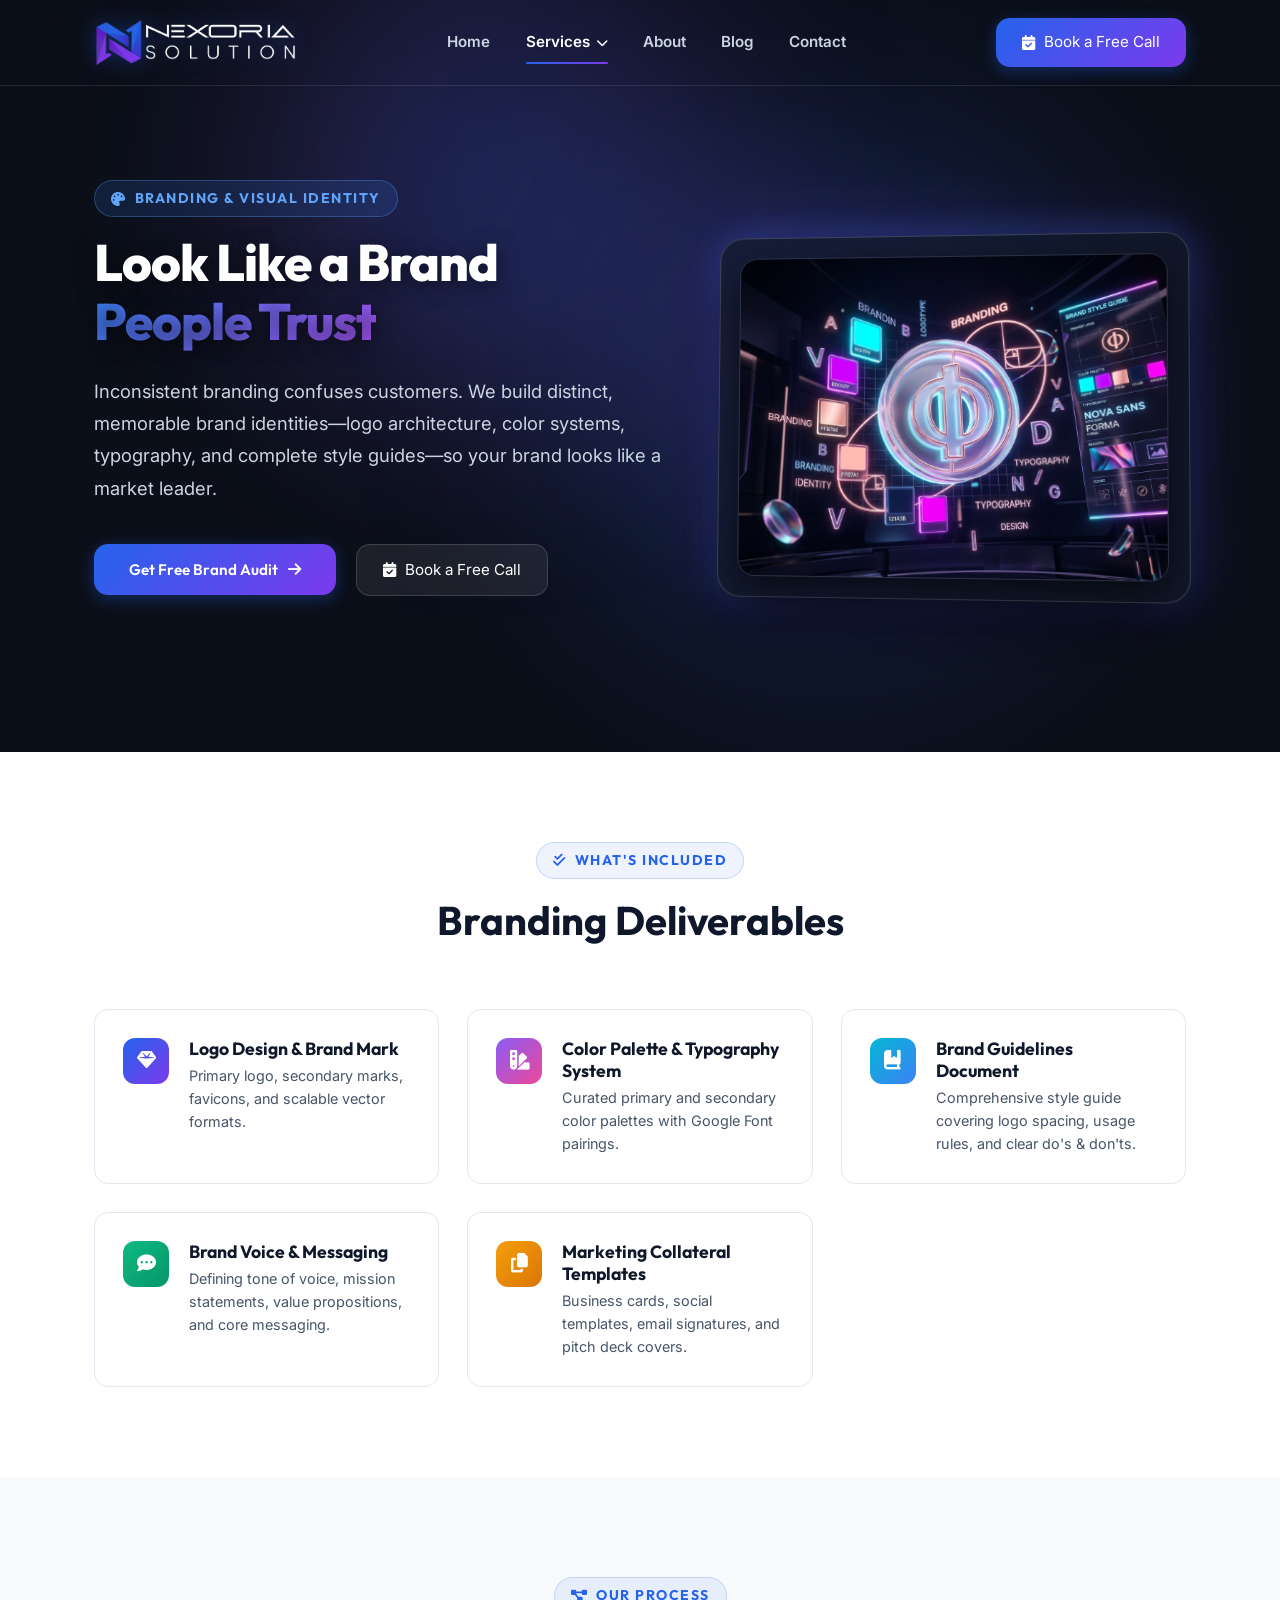
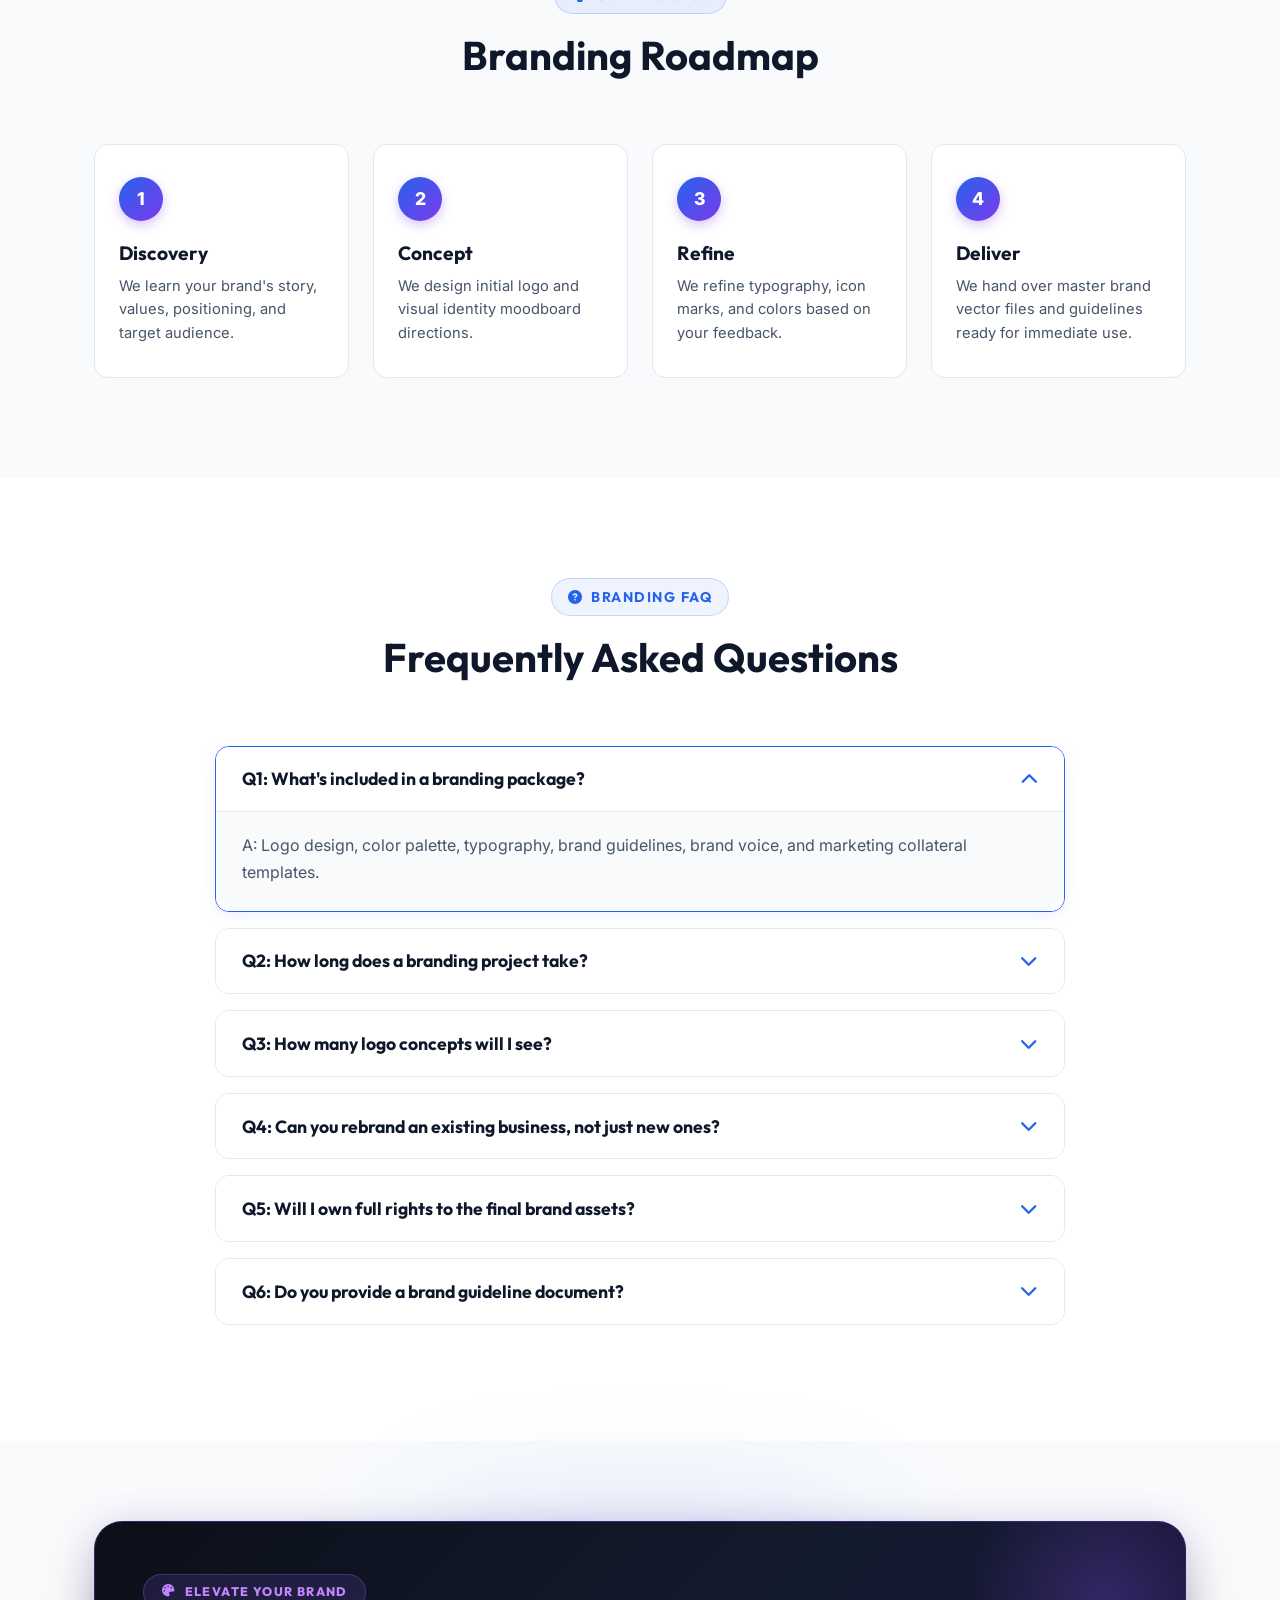
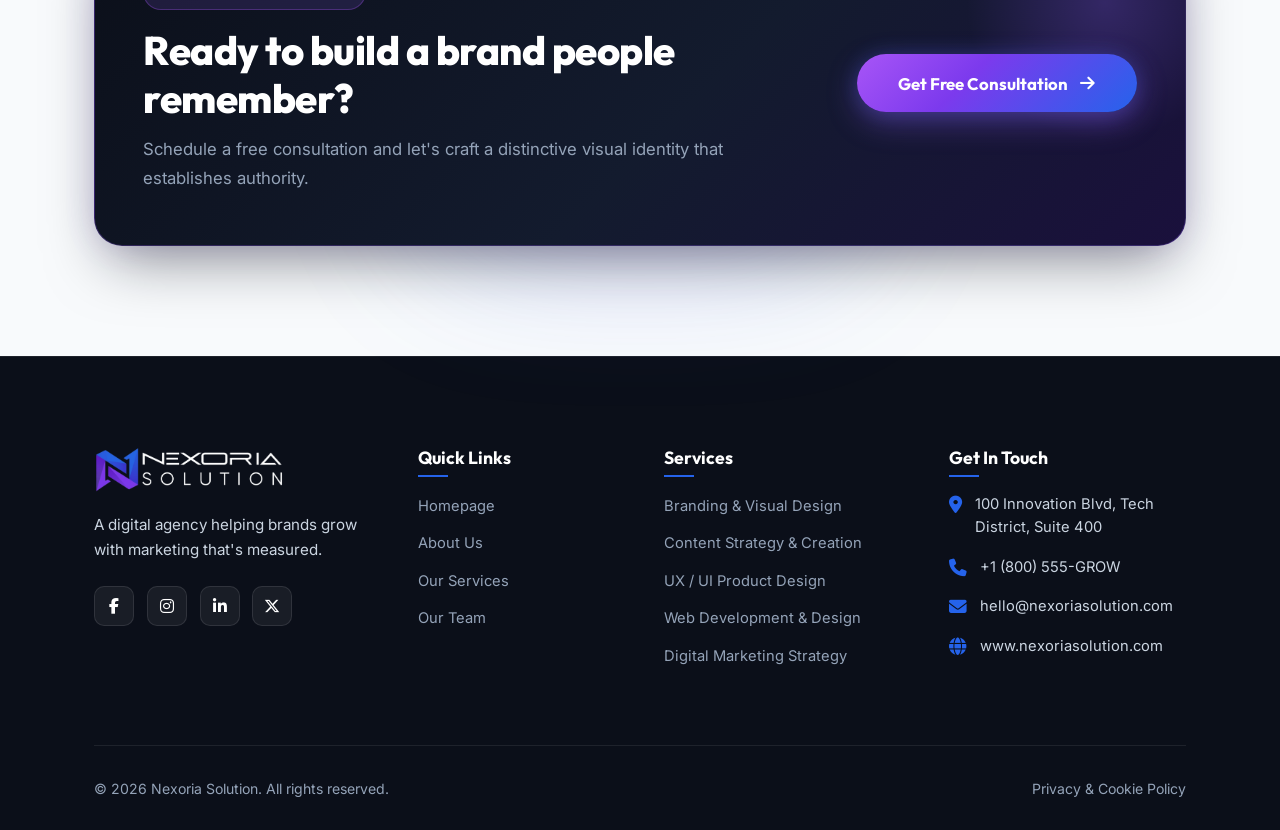
<file: service-branding-identity.html>
<!DOCTYPE html>
<html lang="en">

<head>
  <meta charset="UTF-8" />
  <meta name="viewport" content="width=device-width, initial-scale=1.0" />
  <title>Branding & Identity Services | Nexoria Solution</title>
  <meta name="description"
    content="Distinct visual brand identities by Nexoria Solution. Logo design, color systems, brand guidelines, typography, and brand voice." />
  <link rel="icon" type="image/png" href="./favicon.png" />
  <link rel="stylesheet" href="https://cdnjs.cloudflare.com/ajax/libs/font-awesome/6.4.2/css/all.min.css" />
  <link rel="stylesheet" href="./styles.css" />
</head>

<body>
  <header class="header" id="mainHeader">
    <div class="container nav-container">
      <a href="index.html" class="logo-link">
        <img src="./logo.png" alt="Nexoria Solution Logo" class="logo-img" />
      </a>

      <nav>
        <ul class="nav-menu" id="navMenu">
          <li><a href="index.html" class="nav-link">Home</a></li>

          <li class="nav-item-dropdown">
            <a href="services.html" class="nav-link dropdown-toggle active">
              Services <i class="fa-solid fa-chevron-down dropdown-icon"></i>
            </a>

            <div class="mega-menu">
              <div class="mega-menu-pointer"></div>

              <div class="mega-menu-grid">
                <!-- Column 1: STRATEGY & INSIGHT -->
                <div class="mega-column">
                  <div class="mega-column-title">
                    <span>STRATEGY & INSIGHT</span>
                  </div>
                  <div class="mega-items">
                    <a href="service-digital-marketing.html" class="mega-item">
                      <div class="mega-icon icon-purple">
                        <i class="fa-solid fa-bullseye"></i>
                      </div>
                      <div class="mega-item-content">
                        <span class="mega-item-title">Digital Marketing Strategy</span>
                        <span class="mega-item-desc">Data-driven growth & positioning</span>
                      </div>
                    </a>
                    <a href="service-analytics-growth.html" class="mega-item">
                      <div class="mega-icon icon-blue">
                        <i class="fa-solid fa-chart-line"></i>
                      </div>
                      <div class="mega-item-content">
                        <span class="mega-item-title">Data Analytics & Growth</span>
                        <span class="mega-item-desc">Conversion tracking & insights</span>
                      </div>
                    </a>
                  </div>
                </div>

                <!-- Column 2: REACH & PERFORMANCE -->
                <div class="mega-column">
                  <div class="mega-column-title">
                    <span>REACH & PERFORMANCE</span>
                  </div>
                  <div class="mega-items">
                    <a href="service-seo-search.html" class="mega-item">
                      <div class="mega-icon icon-indigo">
                        <i class="fa-solid fa-magnifying-glass-chart"></i>
                      </div>
                      <div class="mega-item-content">
                        <span class="mega-item-title">SEO & AI Search</span>
                        <span class="mega-item-desc">Rank #1 on Google & AI engines</span>
                      </div>
                    </a>
                    <a href="service-ppc-ad-management.html" class="mega-item">
                      <div class="mega-icon icon-sky">
                        <i class="fa-solid fa-rectangle-ad"></i>
                      </div>
                      <div class="mega-item-content">
                        <span class="mega-item-title">PPC & Ad Management</span>
                        <span class="mega-item-desc">High ROI paid campaign ads</span>
                      </div>
                    </a>
                    <a href="service-social-media.html" class="mega-item">
                      <div class="mega-icon icon-pink">
                        <i class="fa-solid fa-comments"></i>
                      </div>
                      <div class="mega-item-content">
                        <span class="mega-item-title">Social Media Management</span>
                        <span class="mega-item-desc">Engage & scale your audience</span>
                      </div>
                    </a>
                  </div>
                </div>

                <!-- Column 3: BRAND & CREATIVE -->
                <div class="mega-column">
                  <div class="mega-column-title">
                    <span>BRAND & CREATIVE</span>
                  </div>
                  <div class="mega-items">
                    <a href="service-branding-identity.html" class="mega-item">
                      <div class="mega-icon icon-teal">
                        <i class="fa-solid fa-palette"></i>
                      </div>
                      <div class="mega-item-content">
                        <span class="mega-item-title">Branding & Visual Design</span>
                        <span class="mega-item-desc">Logo, identity & guidelines</span>
                      </div>
                    </a>
                    <a href="service-content-marketing.html" class="mega-item">
                      <div class="mega-icon icon-emerald">
                        <i class="fa-solid fa-pen-nib"></i>
                      </div>
                      <div class="mega-item-content">
                        <span class="mega-item-title">Content Strategy & Creation</span>
                        <span class="mega-item-desc">Copywriting, visuals & stories</span>
                      </div>
                    </a>
                  </div>
                </div>

                <!-- Column 4: WEB & BUILD -->
                <div class="mega-column">
                  <div class="mega-column-title">
                    <span>WEB & BUILD</span>
                  </div>
                  <div class="mega-items">
                    <a href="service-web-development.html" class="mega-item">
                      <div class="mega-icon icon-violet">
                        <i class="fa-solid fa-laptop-code"></i>
                      </div>
                      <div class="mega-item-content">
                        <span class="mega-item-title">Website Design & Build</span>
                        <span class="mega-item-desc">Modern, fast & responsive sites</span>
                      </div>
                    </a>
                    <a href="service-ecommerce-development.html" class="mega-item">
                      <div class="mega-icon icon-amber">
                        <i class="fa-solid fa-bag-shopping"></i>
                      </div>
                      <div class="mega-item-content">
                        <span class="mega-item-title">E-Commerce Solutions</span>
                        <span class="mega-item-desc">Storefronts built to convert</span>
                      </div>
                    </a>
                    <a href="service-ux-ui-design.html" class="mega-item">
                      <div class="mega-icon icon-cyan">
                        <i class="fa-solid fa-bezier-curve"></i>
                      </div>
                      <div class="mega-item-content">
                        <span class="mega-item-title">UX / UI Product Design</span>
                        <span class="mega-item-desc">Intuitive interfaces & wireframes</span>
                      </div>
                    </a>
                  </div>
                </div>
              </div>

              <!-- Mega Dropdown Footer -->
              <div class="mega-menu-footer">
                <div class="mega-footer-text">
                  <i class="fa-solid fa-sparkles"></i>
                  <span>Full-service digital growth agency, end to end.</span>
                </div>
                <a href="services.html" class="mega-footer-btn">
                  <span>See all services</span>
                  <i class="fa-solid fa-arrow-right"></i>
                </a>
              </div>
            </div>
          </li>

          <li><a href="about.html" class="nav-link">About</a></li>
          <li><a href="index.html#blog" class="nav-link">Blog</a></li>
          <li><a href="contact.html" class="nav-link">Contact</a></li>
        </ul>
      </nav>

      <div class="nav-actions">
        <a href="contact.html" class="btn btn-primary open-audit-modal">
          <i class="fa-solid fa-calendar-check"></i> <span>Book a Free Call</span>
        </a>
        <button class="mobile-toggle" id="mobileToggle" aria-label="Toggle navigation">
          <i class="fa-solid fa-bars"></i>
        </button>
      </div>
    </div>
  </header>

  <!-- Hero Section -->
  <section class="hero" id="about-hero" style="background: var(--bg-midnight); padding: 180px 0 100px;">
    <div class="container hero-grid">
      <div class="hero-content">
        <div class="eyebrow eyebrow-dark">
          <i class="fa-solid fa-palette"></i> Branding &amp; Visual Identity
        </div>
        <h1>Look Like a Brand <span class="gradient-text">People Trust</span></h1>
        <p class="subheadline">
          Inconsistent branding confuses customers. We build distinct, memorable brand identities—logo architecture, color systems, typography, and complete style guides—so your brand looks like a market leader.
        </p>

        <div class="hero-buttons">
          <button class="btn btn-primary open-audit-modal" style="padding: 1rem 2.2rem;">
            Get Free Brand Audit <i class="fa-solid fa-arrow-right"></i>
          </button>
          <a href="contact.html" class="btn btn-secondary open-audit-modal">
            <i class="fa-solid fa-calendar-check"></i> Book a Free Call
          </a>
        </div>
      </div>

      <div class="hero-visual">
        <div class="hero-card-preview">
          <img src="./assets/branding_identity_hero_visual.jpg" alt="Branding & Visual Identity Design - Nexoria Solution" class="hero-3d-img" />
        </div>
      </div>
    </div>
  </section>

  <section class="services-section" style="background: #ffffff; padding: 90px 0;">
    <div class="container">
      <div class="section-header">
        <div class="eyebrow"><i class="fa-solid fa-check-double"></i> What's Included</div>
        <h2>Branding Deliverables</h2>
      </div>
      <div class="deliverables-grid">
        <div class="deliverable-card">
          <div class="deliverable-icon"><i class="fa-solid fa-gem"></i></div>
          <div>
            <h4>Logo Design &amp; Brand Mark</h4>
            <p>Primary logo, secondary marks, favicons, and scalable vector formats.</p>
          </div>
        </div>
        <div class="deliverable-card">
          <div class="deliverable-icon" style="background: linear-gradient(135deg, #8b5cf6, #ec4899);"><i
              class="fa-solid fa-swatchbook"></i></div>
          <div>
            <h4>Color Palette &amp; Typography System</h4>
            <p>Curated primary and secondary color palettes with Google Font pairings.</p>
          </div>
        </div>
        <div class="deliverable-card">
          <div class="deliverable-icon" style="background: linear-gradient(135deg, #06b6d4, #3b82f6);"><i
              class="fa-solid fa-book-bookmark"></i></div>
          <div>
            <h4>Brand Guidelines Document</h4>
            <p>Comprehensive style guide covering logo spacing, usage rules, and clear do's &amp; don'ts.</p>
          </div>
        </div>
        <div class="deliverable-card">
          <div class="deliverable-icon" style="background: linear-gradient(135deg, #10b981, #059669);"><i
              class="fa-solid fa-comment-dots"></i></div>
          <div>
            <h4>Brand Voice &amp; Messaging</h4>
            <p>Defining tone of voice, mission statements, value propositions, and core messaging.</p>
          </div>
        </div>
        <div class="deliverable-card">
          <div class="deliverable-icon" style="background: linear-gradient(135deg, #f59e0b, #d97706);"><i
              class="fa-solid fa-copy"></i></div>
          <div>
            <h4>Marketing Collateral Templates</h4>
            <p>Business cards, social templates, email signatures, and pitch deck covers.</p>
          </div>
        </div>
      </div>
    </div>
  </section>

  <section class="process-section">
    <div class="container">
      <div class="section-header">
        <div class="eyebrow"><i class="fa-solid fa-diagram-project"></i> Our Process</div>
        <h2>Branding Roadmap</h2>
      </div>
      <div class="stepper-grid">
        <div class="stepper-card">
          <div class="stepper-number">1</div>
          <h3>Discovery</h3>
          <p>We learn your brand's story, values, positioning, and target audience.</p>
        </div>
        <div class="stepper-card">
          <div class="stepper-number">2</div>
          <h3>Concept</h3>
          <p>We design initial logo and visual identity moodboard directions.</p>
        </div>
        <div class="stepper-card">
          <div class="stepper-number">3</div>
          <h3>Refine</h3>
          <p>We refine typography, icon marks, and colors based on your feedback.</p>
        </div>
        <div class="stepper-card">
          <div class="stepper-number">4</div>
          <h3>Deliver</h3>
          <p>We hand over master brand vector files and guidelines ready for immediate use.</p>
        </div>
      </div>
    </div>
  </section>

  <section class="faq-section">
    <div class="container">
      <div class="section-header">
        <div class="eyebrow"><i class="fa-solid fa-circle-question"></i> Branding FAQ</div>
        <h2>Frequently Asked Questions</h2>
      </div>
      <div class="faq-accordion" style="max-width: 850px; margin: 0 auto;">
        <div class="faq-item active"><button class="faq-question"><span>Q1: What's included in a branding
              package?</span><i class="fa-solid fa-chevron-down"></i></button>
          <div class="faq-answer">
            <div class="faq-answer-inner">A: Logo design, color palette, typography, brand guidelines, brand voice, and
              marketing collateral templates.</div>
          </div>
        </div>
        <div class="faq-item"><button class="faq-question"><span>Q2: How long does a branding project take?</span><i
              class="fa-solid fa-chevron-down"></i></button>
          <div class="faq-answer">
            <div class="faq-answer-inner">A: Most branding projects take 2-4 weeks, depending on revisions and the scope
              of deliverables.</div>
          </div>
        </div>
        <div class="faq-item"><button class="faq-question"><span>Q3: How many logo concepts will I see?</span><i
              class="fa-solid fa-chevron-down"></i></button>
          <div class="faq-answer">
            <div class="faq-answer-inner">A: We typically present 2-3 initial concepts, then refine your preferred
              direction based on feedback.</div>
          </div>
        </div>
        <div class="faq-item"><button class="faq-question"><span>Q4: Can you rebrand an existing business, not just new
              ones?</span><i class="fa-solid fa-chevron-down"></i></button>
          <div class="faq-answer">
            <div class="faq-answer-inner">A: Yes, we work with both new brands starting fresh and established businesses
              looking to modernize their identity.</div>
          </div>
        </div>
        <div class="faq-item"><button class="faq-question"><span>Q5: Will I own full rights to the final brand
              assets?</span><i class="fa-solid fa-chevron-down"></i></button>
          <div class="faq-answer">
            <div class="faq-answer-inner">A: Yes, once the project is complete and delivered, all brand assets and files
              belong to you.</div>
          </div>
        </div>
        <div class="faq-item"><button class="faq-question"><span>Q6: Do you provide a brand guideline document?</span><i
              class="fa-solid fa-chevron-down"></i></button>
          <div class="faq-answer">
            <div class="faq-answer-inner">A: Yes, every branding project includes a full brand guideline for consistent
              use across all platforms.</div>
          </div>
        </div>
      </div>
    </div>
  </section>

  <!-- CTA Banner -->
  <section class="cta-banner-unique">
    <div class="cta-unique-glow"></div>
    <div class="container">
      <div class="cta-unique-card">
        <div class="cta-unique-text-col">
          <div class="cta-eyebrow-badge">
            <i class="fa-solid fa-palette"></i> ELEVATE YOUR BRAND
          </div>
          <h2>Ready to build a brand people remember?</h2>
          <p>
            Schedule a free consultation and let's craft a distinctive visual identity that establishes authority.
          </p>
        </div>
        <div class="cta-unique-btn-col">
          <button class="cta-unique-btn open-audit-modal">
            <span>Get Free Consultation</span>
            <i class="fa-solid fa-arrow-right"></i>
          </button>
        </div>
      </div>
    </div>
  </section>

  <!-- Footer -->
  <footer class="footer" id="contact">
    <div class="container">
      <div class="footer-grid">
        <!-- Col 1: Brand -->
        <div class="footer-brand">
          <img src="./logo.png" alt="Nexoria Solution Logo" class="footer-logo" />
          <p>A digital agency helping brands grow with marketing that's measured.</p>
          <div class="social-links-flex">
            <a href="#" class="social-icon" aria-label="Facebook"><i class="fa-brands fa-facebook-f"></i></a>
            <a href="#" class="social-icon" aria-label="Instagram"><i class="fa-brands fa-instagram"></i></a>
            <a href="#" class="social-icon" aria-label="LinkedIn"><i class="fa-brands fa-linkedin-in"></i></a>
            <a href="#" class="social-icon" aria-label="Twitter X"><i class="fa-brands fa-x-twitter"></i></a>
          </div>
        </div>

        <!-- Col 2: Quick Links -->
        <div class="footer-col">
          <h4>Quick Links</h4>
          <ul class="footer-links">
            <li><a href="index.html">Homepage</a></li>
            <li><a href="about.html">About Us</a></li>
            <li><a href="services.html">Our Services</a></li>
            <li><a href="index.html#why">Our Team</a></li>
          </ul>
        </div>

        <!-- Col 3: Services -->
        <div class="footer-col">
          <h4>Services</h4>
          <ul class="footer-links">
            <li><a href="service-branding-identity.html">Branding &amp; Visual Design</a></li>
            <li><a href="service-content-marketing.html">Content Strategy &amp; Creation</a></li>
            <li><a href="service-ux-ui-design.html">UX / UI Product Design</a></li>
            <li><a href="service-web-development.html">Web Development &amp; Design</a></li>
            <li><a href="service-digital-marketing.html">Digital Marketing Strategy</a></li>
          </ul>
        </div>

        <!-- Col 4: Get In Touch -->
        <div class="footer-col">
          <h4>Get In Touch</h4>
          <ul class="contact-list">
            <li>
              <i class="fa-solid fa-location-dot"></i>
              <span>100 Innovation Blvd, Tech District, Suite 400</span>
            </li>
            <li>
              <i class="fa-solid fa-phone"></i>
              <span>+1 (800) 555-GROW</span>
            </li>
            <li>
              <i class="fa-solid fa-envelope"></i>
              <a href="mailto:hello@nexoriasolution.com" style="color:inherit;">hello@nexoriasolution.com</a>
            </li>
            <li>
              <i class="fa-solid fa-globe"></i>
              <a href="http://www.nexoriasolution.com" target="_blank"
                style="color:inherit;">www.nexoriasolution.com</a>
            </li>
          </ul>
        </div>
      </div>

      <!-- Footer Bottom -->
      <div class="footer-bottom">
        <div>&copy; 2026 Nexoria Solution. All rights reserved.</div>
        <div><a href="#" style="color:#94a3b8;">Privacy &amp; Cookie Policy</a></div>
      </div>
    </div>
  </footer>

  <div class="modal-overlay" id="globalModalOverlay">
    <div id="globalModalContent"></div>
  </div>
  <script src="./script.js"></script>
</body>

</html>
</file>
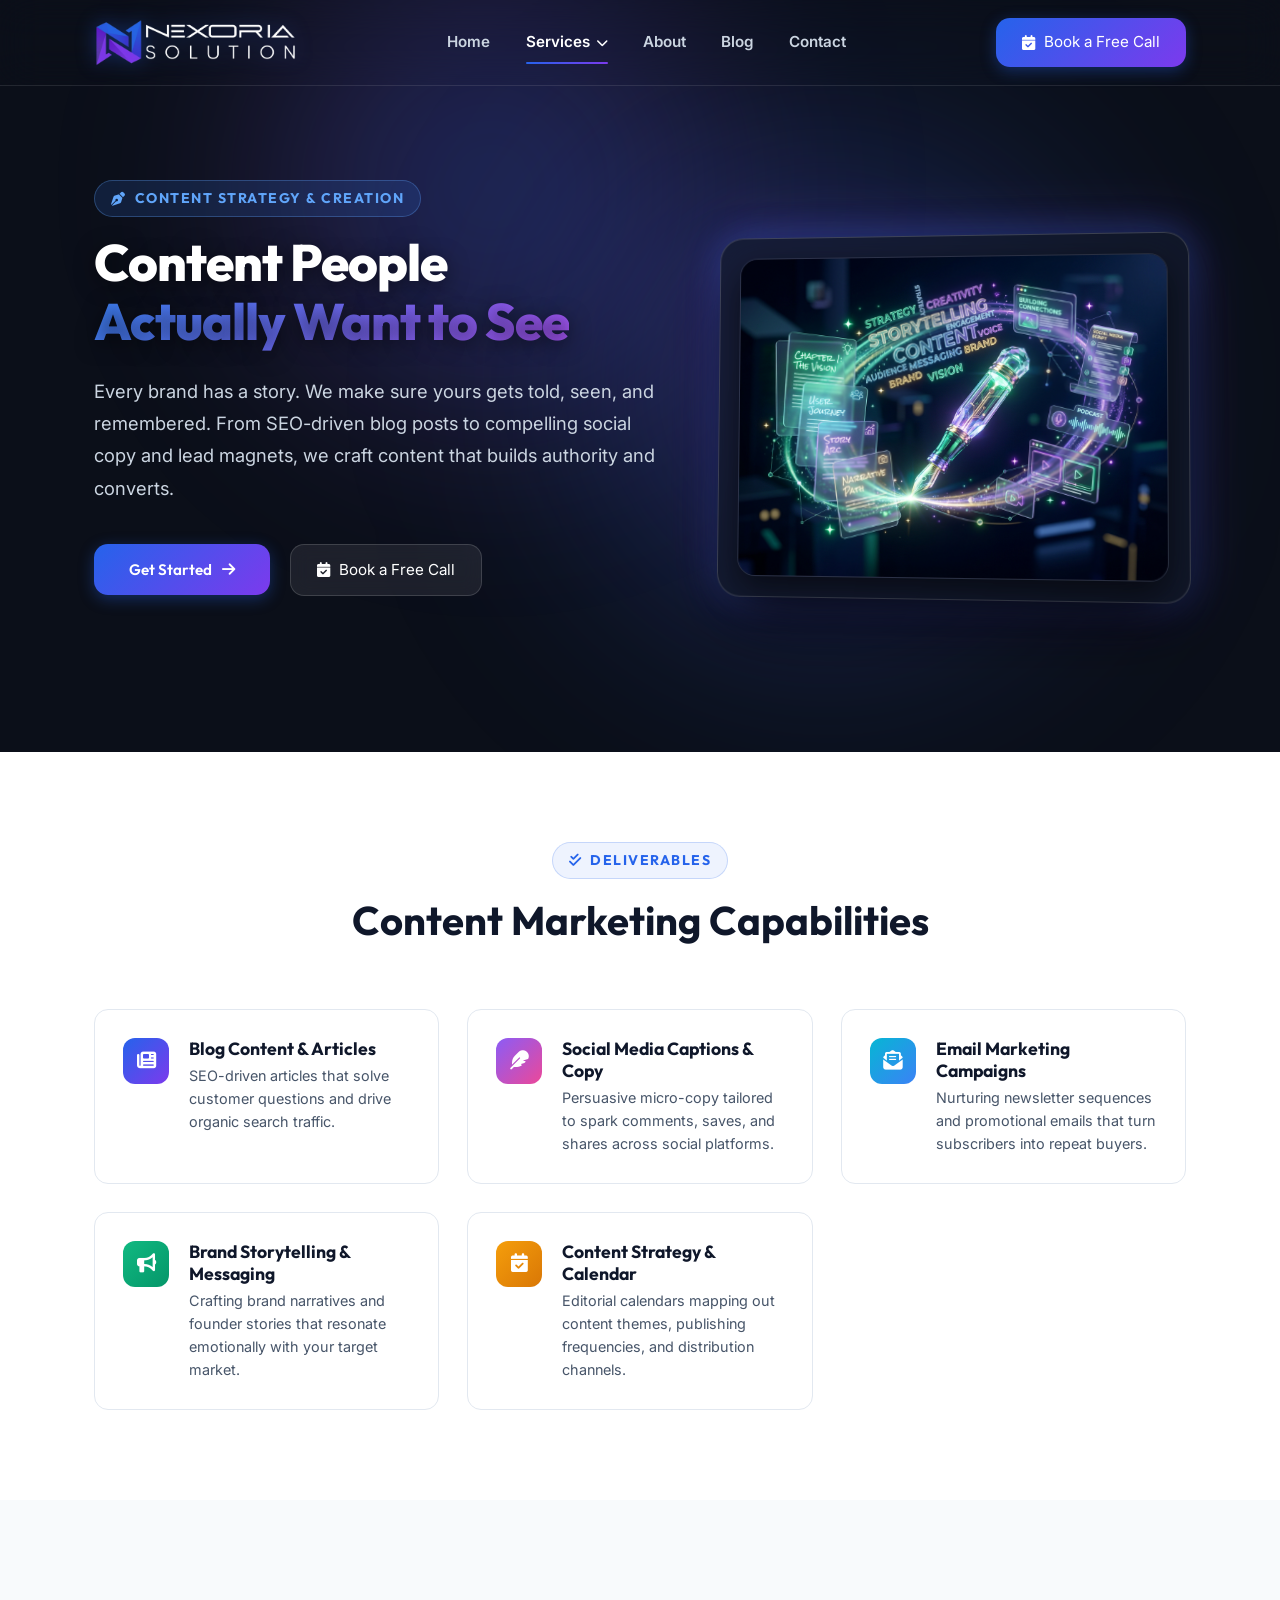
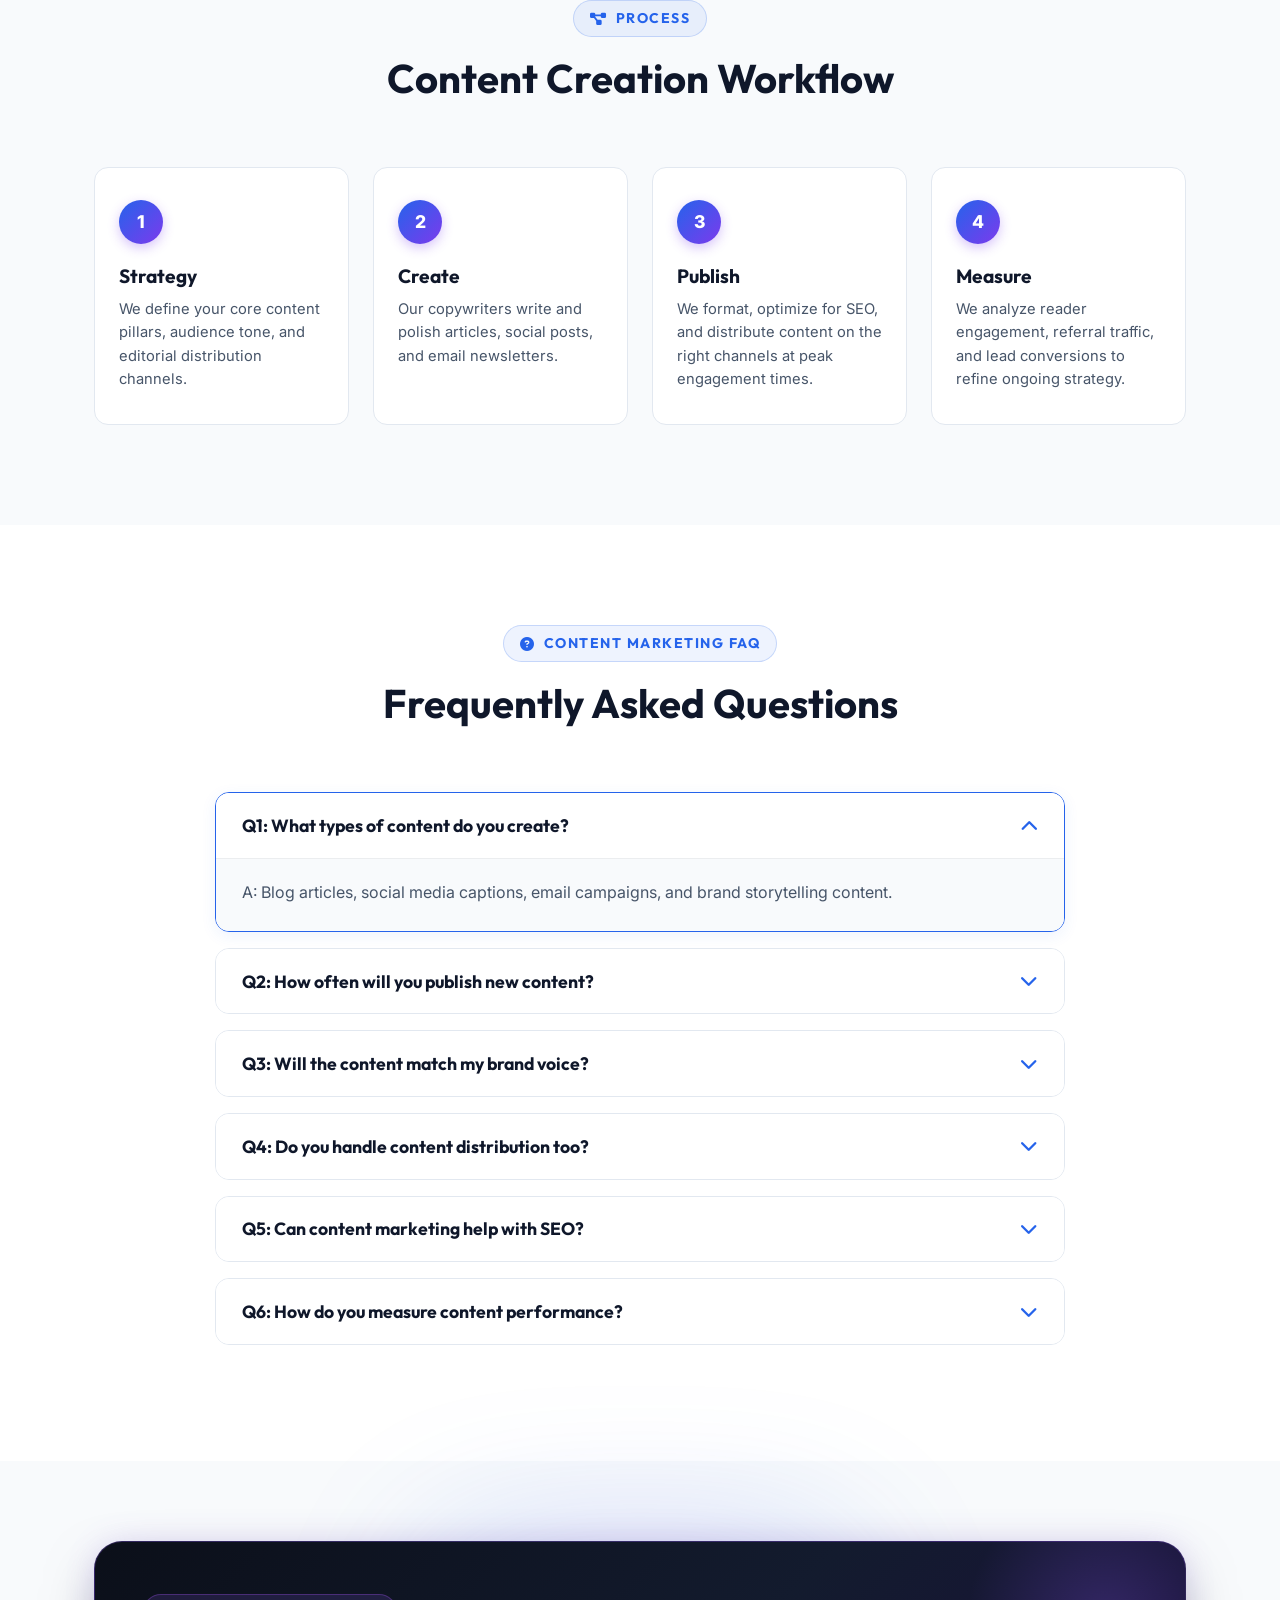
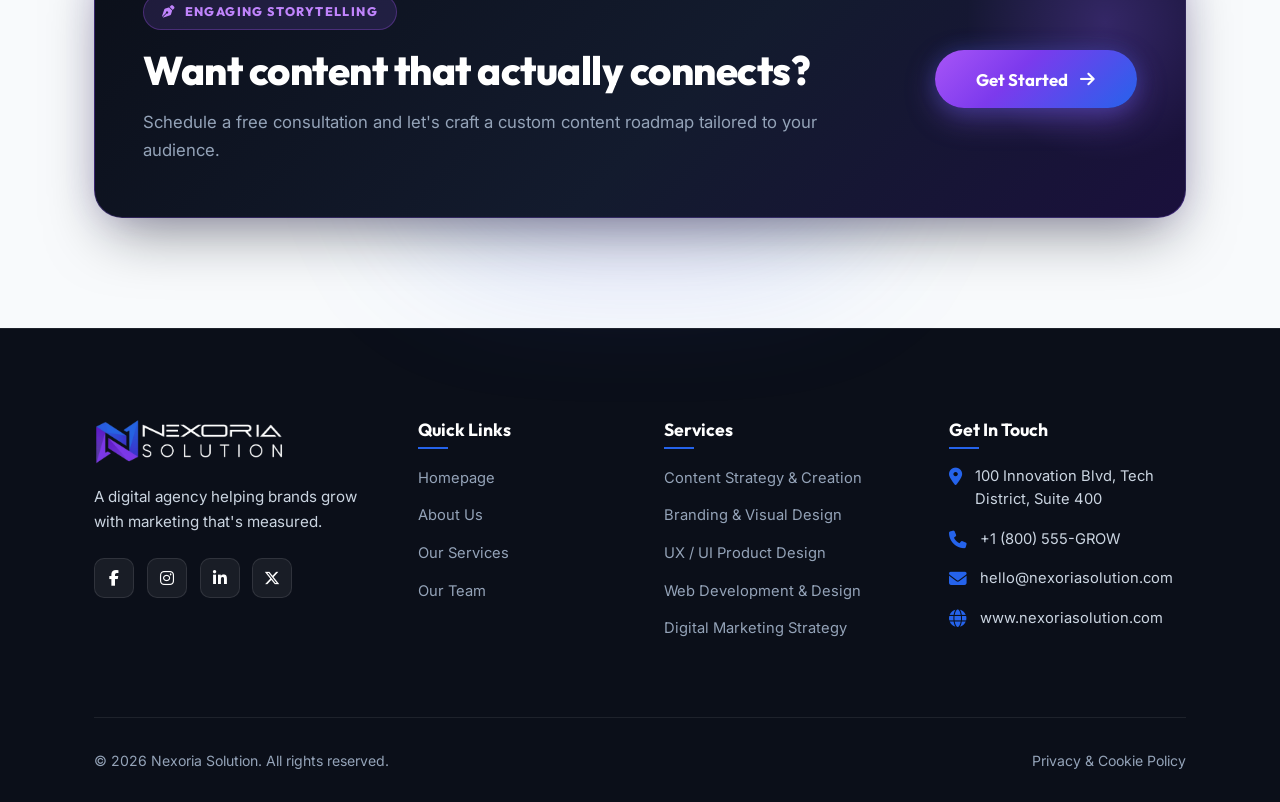
<file: service-content-marketing.html>
<!DOCTYPE html>
<html lang="en">

<head>
  <meta charset="UTF-8" />
  <meta name="viewport" content="width=device-width, initial-scale=1.0" />
  <title>Content Marketing Services | Nexoria Solution</title>
  <meta name="description"
    content="High-impact content marketing by Nexoria Solution. Blog articles, social copy, email campaigns, brand storytelling, and strategic editorial calendars." />
  <link rel="icon" type="image/png" href="./favicon.png" />
  <link rel="stylesheet" href="https://cdnjs.cloudflare.com/ajax/libs/font-awesome/6.4.2/css/all.min.css" />
  <link rel="stylesheet" href="./styles.css" />
</head>

<body>
  <header class="header" id="mainHeader">
    <div class="container nav-container">
      <a href="index.html" class="logo-link">
        <img src="./logo.png" alt="Nexoria Solution Logo" class="logo-img" />
      </a>

      <nav>
        <ul class="nav-menu" id="navMenu">
          <li><a href="index.html" class="nav-link">Home</a></li>

          <li class="nav-item-dropdown">
            <a href="services.html" class="nav-link dropdown-toggle active">
              Services <i class="fa-solid fa-chevron-down dropdown-icon"></i>
            </a>

            <div class="mega-menu">
              <div class="mega-menu-pointer"></div>

              <div class="mega-menu-grid">
                <!-- Column 1: STRATEGY & INSIGHT -->
                <div class="mega-column">
                  <div class="mega-column-title">
                    <span>STRATEGY & INSIGHT</span>
                  </div>
                  <div class="mega-items">
                    <a href="service-digital-marketing.html" class="mega-item">
                      <div class="mega-icon icon-purple">
                        <i class="fa-solid fa-bullseye"></i>
                      </div>
                      <div class="mega-item-content">
                        <span class="mega-item-title">Digital Marketing Strategy</span>
                        <span class="mega-item-desc">Data-driven growth & positioning</span>
                      </div>
                    </a>
                    <a href="service-analytics-growth.html" class="mega-item">
                      <div class="mega-icon icon-blue">
                        <i class="fa-solid fa-chart-line"></i>
                      </div>
                      <div class="mega-item-content">
                        <span class="mega-item-title">Data Analytics & Growth</span>
                        <span class="mega-item-desc">Conversion tracking & insights</span>
                      </div>
                    </a>
                  </div>
                </div>

                <!-- Column 2: REACH & PERFORMANCE -->
                <div class="mega-column">
                  <div class="mega-column-title">
                    <span>REACH & PERFORMANCE</span>
                  </div>
                  <div class="mega-items">
                    <a href="service-seo-search.html" class="mega-item">
                      <div class="mega-icon icon-indigo">
                        <i class="fa-solid fa-magnifying-glass-chart"></i>
                      </div>
                      <div class="mega-item-content">
                        <span class="mega-item-title">SEO & AI Search</span>
                        <span class="mega-item-desc">Rank #1 on Google & AI engines</span>
                      </div>
                    </a>
                    <a href="service-ppc-ad-management.html" class="mega-item">
                      <div class="mega-icon icon-sky">
                        <i class="fa-solid fa-rectangle-ad"></i>
                      </div>
                      <div class="mega-item-content">
                        <span class="mega-item-title">PPC & Ad Management</span>
                        <span class="mega-item-desc">High ROI paid campaign ads</span>
                      </div>
                    </a>
                    <a href="service-social-media.html" class="mega-item">
                      <div class="mega-icon icon-pink">
                        <i class="fa-solid fa-comments"></i>
                      </div>
                      <div class="mega-item-content">
                        <span class="mega-item-title">Social Media Management</span>
                        <span class="mega-item-desc">Engage & scale your audience</span>
                      </div>
                    </a>
                  </div>
                </div>

                <!-- Column 3: BRAND & CREATIVE -->
                <div class="mega-column">
                  <div class="mega-column-title">
                    <span>BRAND & CREATIVE</span>
                  </div>
                  <div class="mega-items">
                    <a href="service-branding-identity.html" class="mega-item">
                      <div class="mega-icon icon-teal">
                        <i class="fa-solid fa-palette"></i>
                      </div>
                      <div class="mega-item-content">
                        <span class="mega-item-title">Branding & Visual Design</span>
                        <span class="mega-item-desc">Logo, identity & guidelines</span>
                      </div>
                    </a>
                    <a href="service-content-marketing.html" class="mega-item">
                      <div class="mega-icon icon-emerald">
                        <i class="fa-solid fa-pen-nib"></i>
                      </div>
                      <div class="mega-item-content">
                        <span class="mega-item-title">Content Strategy & Creation</span>
                        <span class="mega-item-desc">Copywriting, visuals & stories</span>
                      </div>
                    </a>
                  </div>
                </div>

                <!-- Column 4: WEB & BUILD -->
                <div class="mega-column">
                  <div class="mega-column-title">
                    <span>WEB & BUILD</span>
                  </div>
                  <div class="mega-items">
                    <a href="service-web-development.html" class="mega-item">
                      <div class="mega-icon icon-violet">
                        <i class="fa-solid fa-laptop-code"></i>
                      </div>
                      <div class="mega-item-content">
                        <span class="mega-item-title">Website Design & Build</span>
                        <span class="mega-item-desc">Modern, fast & responsive sites</span>
                      </div>
                    </a>
                    <a href="service-ecommerce-development.html" class="mega-item">
                      <div class="mega-icon icon-amber">
                        <i class="fa-solid fa-bag-shopping"></i>
                      </div>
                      <div class="mega-item-content">
                        <span class="mega-item-title">E-Commerce Solutions</span>
                        <span class="mega-item-desc">Storefronts built to convert</span>
                      </div>
                    </a>
                    <a href="service-ux-ui-design.html" class="mega-item">
                      <div class="mega-icon icon-cyan">
                        <i class="fa-solid fa-bezier-curve"></i>
                      </div>
                      <div class="mega-item-content">
                        <span class="mega-item-title">UX / UI Product Design</span>
                        <span class="mega-item-desc">Intuitive interfaces & wireframes</span>
                      </div>
                    </a>
                  </div>
                </div>
              </div>

              <!-- Mega Dropdown Footer -->
              <div class="mega-menu-footer">
                <div class="mega-footer-text">
                  <i class="fa-solid fa-sparkles"></i>
                  <span>Full-service digital growth agency, end to end.</span>
                </div>
                <a href="services.html" class="mega-footer-btn">
                  <span>See all services</span>
                  <i class="fa-solid fa-arrow-right"></i>
                </a>
              </div>
            </div>
          </li>

          <li><a href="about.html" class="nav-link">About</a></li>
          <li><a href="index.html#blog" class="nav-link">Blog</a></li>
          <li><a href="contact.html" class="nav-link">Contact</a></li>
        </ul>
      </nav>

      <div class="nav-actions">
        <a href="contact.html" class="btn btn-primary open-audit-modal">
          <i class="fa-solid fa-calendar-check"></i> <span>Book a Free Call</span>
        </a>
        <button class="mobile-toggle" id="mobileToggle" aria-label="Toggle navigation">
          <i class="fa-solid fa-bars"></i>
        </button>
      </div>
    </div>
  </header>

  <!-- Hero Section -->
  <section class="hero" id="about-hero" style="background: var(--bg-midnight); padding: 180px 0 100px;">
    <div class="container hero-grid">
      <div class="hero-content">
        <div class="eyebrow eyebrow-dark">
          <i class="fa-solid fa-pen-nib"></i> Content Strategy &amp; Creation
        </div>
        <h1>Content People <span class="gradient-text">Actually Want to See</span></h1>
        <p class="subheadline">
          Every brand has a story. We make sure yours gets told, seen, and remembered. From SEO-driven blog posts to compelling social copy and lead magnets, we craft content that builds authority and converts.
        </p>

        <div class="hero-buttons">
          <button class="btn btn-primary open-audit-modal" style="padding: 1rem 2.2rem;">
            Get Started <i class="fa-solid fa-arrow-right"></i>
          </button>
          <a href="contact.html" class="btn btn-secondary open-audit-modal">
            <i class="fa-solid fa-calendar-check"></i> Book a Free Call
          </a>
        </div>
      </div>

      <div class="hero-visual">
        <div class="hero-card-preview">
          <img src="./assets/content_marketing_hero_visual.jpg" alt="Content Strategy & Creation - Nexoria Solution" class="hero-3d-img" />
        </div>
      </div>
    </div>
  </section>

  <section class="services-section" style="background: #ffffff; padding: 90px 0;">
    <div class="container">
      <div class="section-header">
        <div class="eyebrow"><i class="fa-solid fa-check-double"></i> Deliverables</div>
        <h2>Content Marketing Capabilities</h2>
      </div>
      <div class="deliverables-grid">
        <div class="deliverable-card">
          <div class="deliverable-icon"><i class="fa-solid fa-newspaper"></i></div>
          <div>
            <h4>Blog Content &amp; Articles</h4>
            <p>SEO-driven articles that solve customer questions and drive organic search traffic.</p>
          </div>
        </div>
        <div class="deliverable-card">
          <div class="deliverable-icon" style="background: linear-gradient(135deg, #8b5cf6, #ec4899);"><i
              class="fa-solid fa-feather"></i></div>
          <div>
            <h4>Social Media Captions &amp; Copy</h4>
            <p>Persuasive micro-copy tailored to spark comments, saves, and shares across social platforms.</p>
          </div>
        </div>
        <div class="deliverable-card">
          <div class="deliverable-icon" style="background: linear-gradient(135deg, #06b6d4, #3b82f6);"><i
              class="fa-solid fa-envelope-open-text"></i></div>
          <div>
            <h4>Email Marketing Campaigns</h4>
            <p>Nurturing newsletter sequences and promotional emails that turn subscribers into repeat buyers.</p>
          </div>
        </div>
        <div class="deliverable-card">
          <div class="deliverable-icon" style="background: linear-gradient(135deg, #10b981, #059669);"><i
              class="fa-solid fa-bullhorn"></i></div>
          <div>
            <h4>Brand Storytelling &amp; Messaging</h4>
            <p>Crafting brand narratives and founder stories that resonate emotionally with your target market.</p>
          </div>
        </div>
        <div class="deliverable-card">
          <div class="deliverable-icon" style="background: linear-gradient(135deg, #f59e0b, #d97706);"><i
              class="fa-solid fa-calendar-check"></i></div>
          <div>
            <h4>Content Strategy &amp; Calendar</h4>
            <p>Editorial calendars mapping out content themes, publishing frequencies, and distribution channels.</p>
          </div>
        </div>
      </div>
    </div>
  </section>

  <section class="process-section">
    <div class="container">
      <div class="section-header">
        <div class="eyebrow"><i class="fa-solid fa-diagram-project"></i> Process</div>
        <h2>Content Creation Workflow</h2>
      </div>
      <div class="stepper-grid">
        <div class="stepper-card">
          <div class="stepper-number">1</div>
          <h3>Strategy</h3>
          <p>We define your core content pillars, audience tone, and editorial distribution channels.</p>
        </div>
        <div class="stepper-card">
          <div class="stepper-number">2</div>
          <h3>Create</h3>
          <p>Our copywriters write and polish articles, social posts, and email newsletters.</p>
        </div>
        <div class="stepper-card">
          <div class="stepper-number">3</div>
          <h3>Publish</h3>
          <p>We format, optimize for SEO, and distribute content on the right channels at peak engagement times.</p>
        </div>
        <div class="stepper-card">
          <div class="stepper-number">4</div>
          <h3>Measure</h3>
          <p>We analyze reader engagement, referral traffic, and lead conversions to refine ongoing strategy.</p>
        </div>
      </div>
    </div>
  </section>

  <section class="faq-section">
    <div class="container">
      <div class="section-header">
        <div class="eyebrow"><i class="fa-solid fa-circle-question"></i> Content Marketing FAQ</div>
        <h2>Frequently Asked Questions</h2>
      </div>
      <div class="faq-accordion" style="max-width: 850px; margin: 0 auto;">
        <div class="faq-item active"><button class="faq-question"><span>Q1: What types of content do you
              create?</span><i class="fa-solid fa-chevron-down"></i></button>
          <div class="faq-answer">
            <div class="faq-answer-inner">A: Blog articles, social media captions, email campaigns, and brand
              storytelling content.</div>
          </div>
        </div>
        <div class="faq-item"><button class="faq-question"><span>Q2: How often will you publish new content?</span><i
              class="fa-solid fa-chevron-down"></i></button>
          <div class="faq-answer">
            <div class="faq-answer-inner">A: This depends on your plan, typically weekly blog posts and multiple social
              posts per week.</div>
          </div>
        </div>
        <div class="faq-item"><button class="faq-question"><span>Q3: Will the content match my brand voice?</span><i
              class="fa-solid fa-chevron-down"></i></button>
          <div class="faq-answer">
            <div class="faq-answer-inner">A: Yes, we develop a content strategy around your specific brand voice and
              messaging before creating anything.</div>
          </div>
        </div>
        <div class="faq-item"><button class="faq-question"><span>Q4: Do you handle content distribution too?</span><i
              class="fa-solid fa-chevron-down"></i></button>
          <div class="faq-answer">
            <div class="faq-answer-inner">A: Yes, we don't just create content, we help distribute it across the right
              channels at the right time.</div>
          </div>
        </div>
        <div class="faq-item"><button class="faq-question"><span>Q5: Can content marketing help with SEO?</span><i
              class="fa-solid fa-chevron-down"></i></button>
          <div class="faq-answer">
            <div class="faq-answer-inner">A: Yes, strategic content is one of the most effective ways to improve organic
              search rankings over time.</div>
          </div>
        </div>
        <div class="faq-item"><button class="faq-question"><span>Q6: How do you measure content performance?</span><i
              class="fa-solid fa-chevron-down"></i></button>
          <div class="faq-answer">
            <div class="faq-answer-inner">A: We track engagement, traffic, and conversions from content, and refine the
              strategy based on what performs best.</div>
          </div>
        </div>
      </div>
    </div>
  </section>

  <!-- CTA Banner -->
  <section class="cta-banner-unique">
    <div class="cta-unique-glow"></div>
    <div class="container">
      <div class="cta-unique-card">
        <div class="cta-unique-text-col">
          <div class="cta-eyebrow-badge">
            <i class="fa-solid fa-pen-nib"></i> ENGAGING STORYTELLING
          </div>
          <h2>Want content that actually connects?</h2>
          <p>
            Schedule a free consultation and let's craft a custom content roadmap tailored to your audience.
          </p>
        </div>
        <div class="cta-unique-btn-col">
          <button class="cta-unique-btn open-audit-modal">
            <span>Get Started</span>
            <i class="fa-solid fa-arrow-right"></i>
          </button>
        </div>
      </div>
    </div>
  </section>

  <!-- Footer -->
  <footer class="footer" id="contact">
    <div class="container">
      <div class="footer-grid">
        <!-- Col 1: Brand -->
        <div class="footer-brand">
          <img src="./logo.png" alt="Nexoria Solution Logo" class="footer-logo" />
          <p>A digital agency helping brands grow with marketing that's measured.</p>
          <div class="social-links-flex">
            <a href="#" class="social-icon" aria-label="Facebook"><i class="fa-brands fa-facebook-f"></i></a>
            <a href="#" class="social-icon" aria-label="Instagram"><i class="fa-brands fa-instagram"></i></a>
            <a href="#" class="social-icon" aria-label="LinkedIn"><i class="fa-brands fa-linkedin-in"></i></a>
            <a href="#" class="social-icon" aria-label="Twitter X"><i class="fa-brands fa-x-twitter"></i></a>
          </div>
        </div>

        <!-- Col 2: Quick Links -->
        <div class="footer-col">
          <h4>Quick Links</h4>
          <ul class="footer-links">
            <li><a href="index.html">Homepage</a></li>
            <li><a href="about.html">About Us</a></li>
            <li><a href="services.html">Our Services</a></li>
            <li><a href="index.html#why">Our Team</a></li>
          </ul>
        </div>

        <!-- Col 3: Services -->
        <div class="footer-col">
          <h4>Services</h4>
          <ul class="footer-links">
            <li><a href="service-content-marketing.html">Content Strategy &amp; Creation</a></li>
            <li><a href="service-branding-identity.html">Branding &amp; Visual Design</a></li>
            <li><a href="service-ux-ui-design.html">UX / UI Product Design</a></li>
            <li><a href="service-web-development.html">Web Development &amp; Design</a></li>
            <li><a href="service-digital-marketing.html">Digital Marketing Strategy</a></li>
          </ul>
        </div>

        <!-- Col 4: Get In Touch -->
        <div class="footer-col">
          <h4>Get In Touch</h4>
          <ul class="contact-list">
            <li>
              <i class="fa-solid fa-location-dot"></i>
              <span>100 Innovation Blvd, Tech District, Suite 400</span>
            </li>
            <li>
              <i class="fa-solid fa-phone"></i>
              <span>+1 (800) 555-GROW</span>
            </li>
            <li>
              <i class="fa-solid fa-envelope"></i>
              <a href="mailto:hello@nexoriasolution.com" style="color:inherit;">hello@nexoriasolution.com</a>
            </li>
            <li>
              <i class="fa-solid fa-globe"></i>
              <a href="http://www.nexoriasolution.com" target="_blank"
                style="color:inherit;">www.nexoriasolution.com</a>
            </li>
          </ul>
        </div>
      </div>

      <!-- Footer Bottom -->
      <div class="footer-bottom">
        <div>&copy; 2026 Nexoria Solution. All rights reserved.</div>
        <div><a href="#" style="color:#94a3b8;">Privacy &amp; Cookie Policy</a></div>
      </div>
    </div>
  </footer>

  <div class="modal-overlay" id="globalModalOverlay">
    <div id="globalModalContent"></div>
  </div>
  <script src="./script.js"></script>
</body>

</html>
</file>
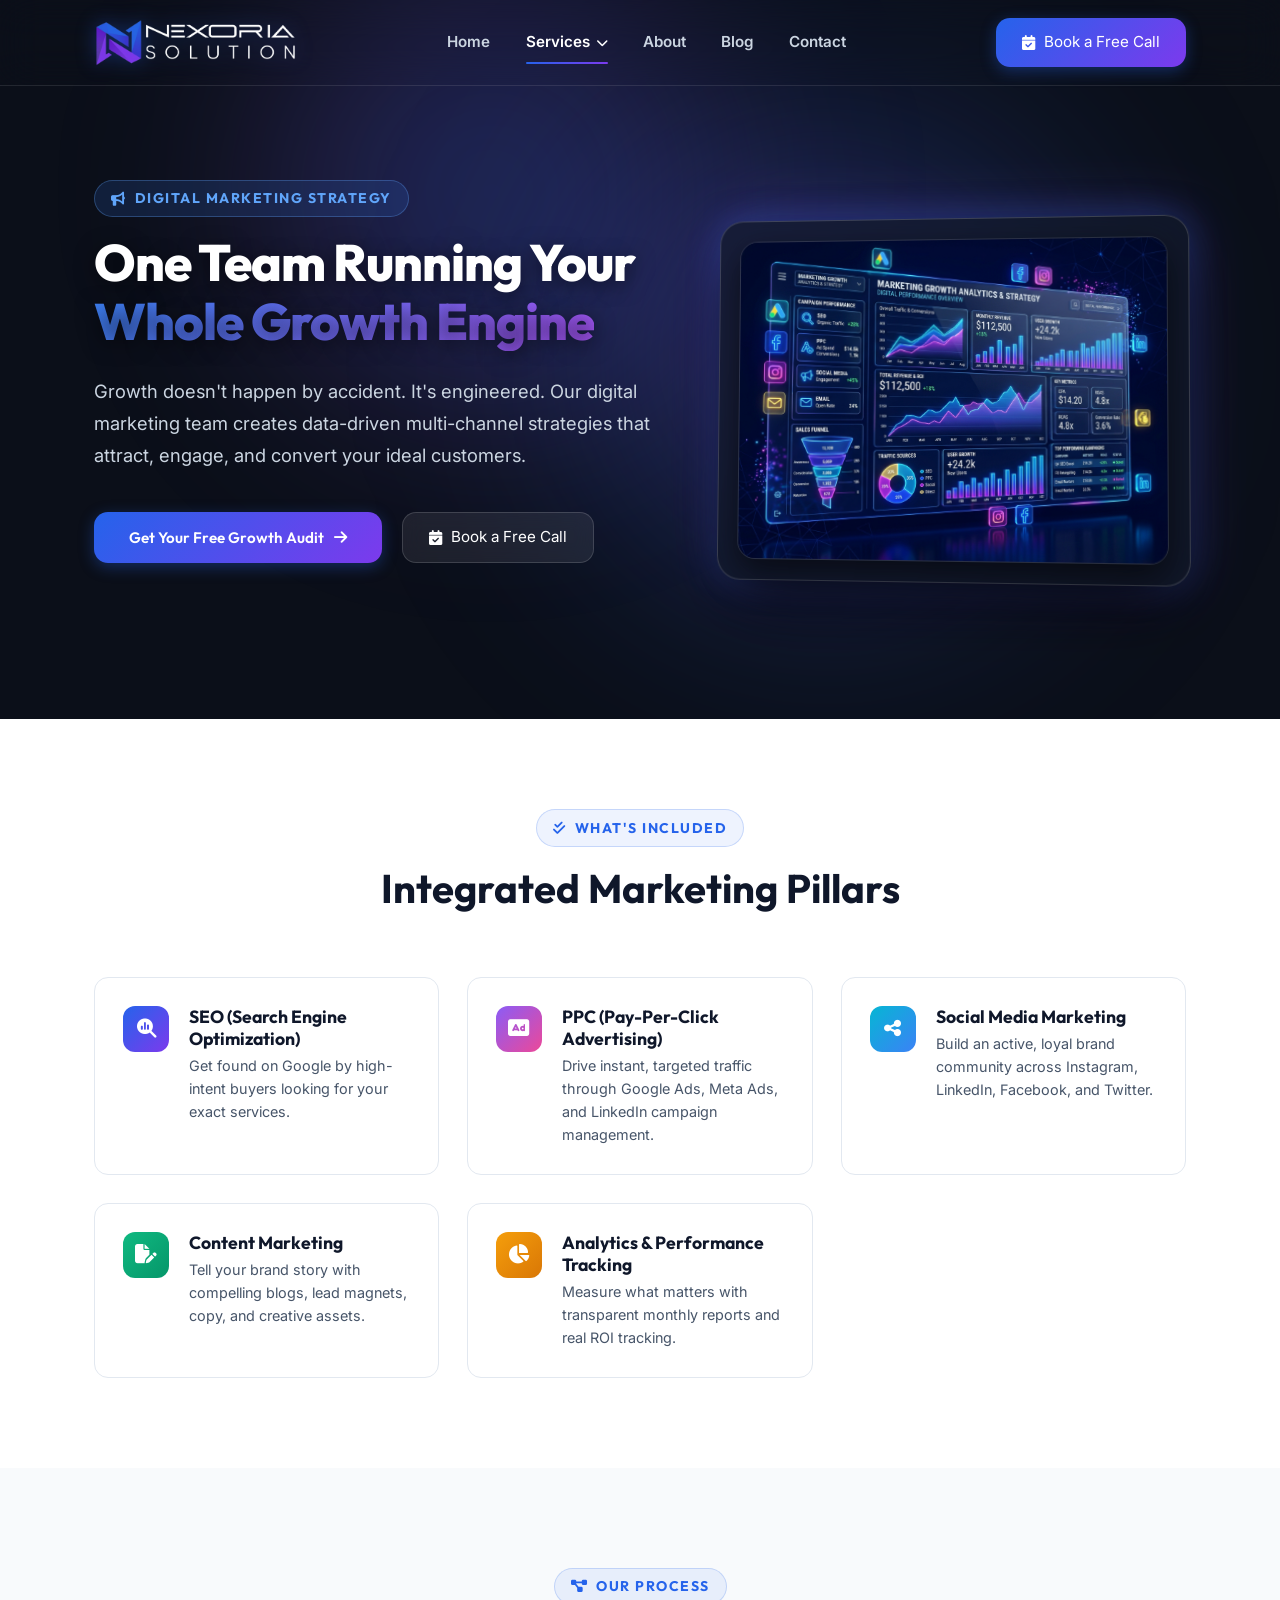
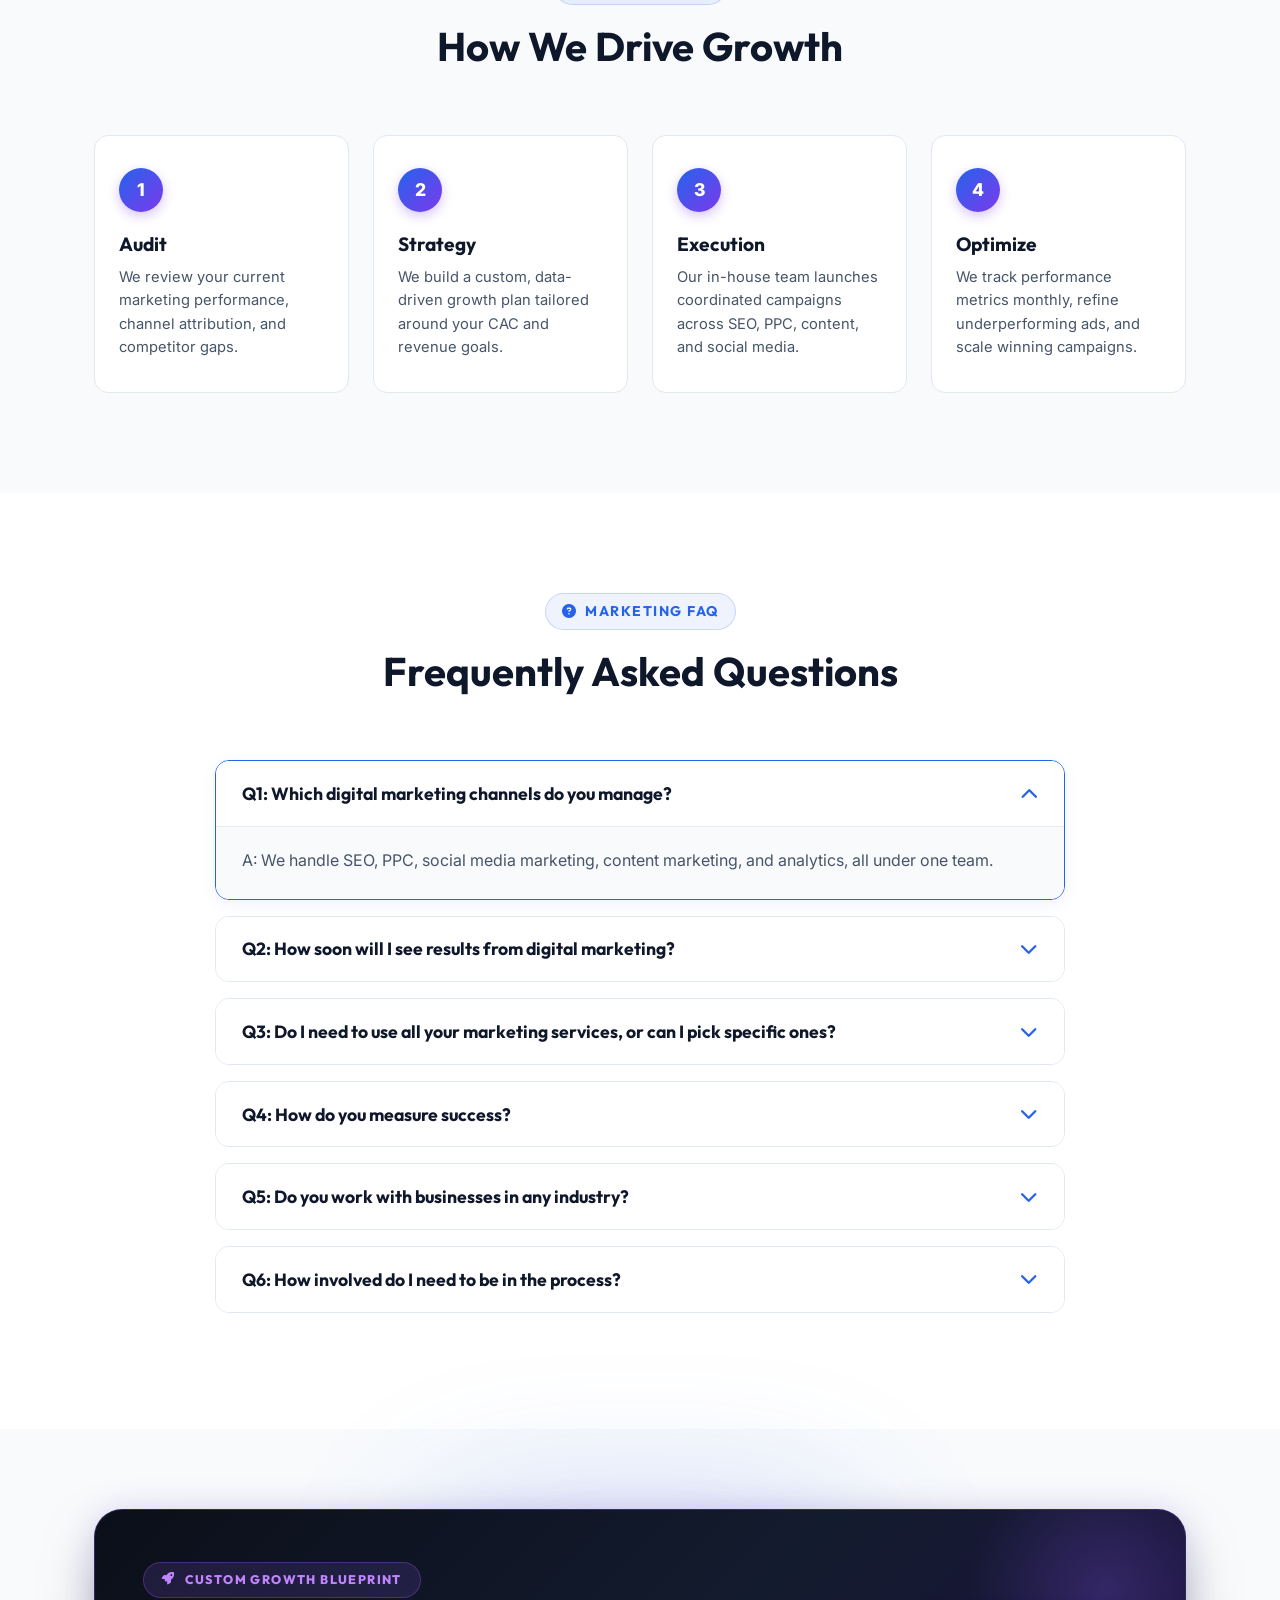
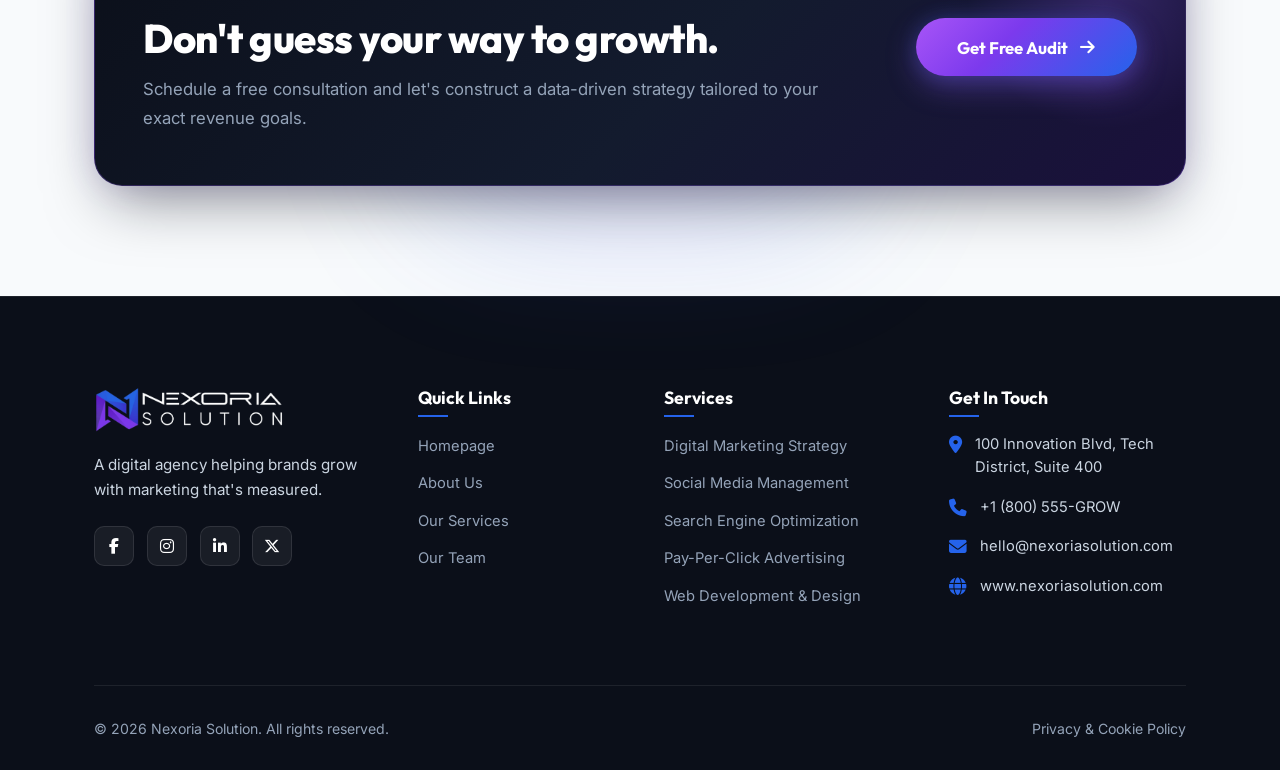
<file: service-digital-marketing.html>
<!DOCTYPE html>
<html lang="en">

<head>
  <meta charset="UTF-8" />
  <meta name="viewport" content="width=device-width, initial-scale=1.0" />
  <title>Digital Marketing Services | Nexoria Solution</title>
  <meta name="description"
    content="Data-driven digital marketing solutions by Nexoria Solution. Integrated SEO, PPC, social media marketing, and growth analytics." />
  <link rel="icon" type="image/png" href="./favicon.png" />
  <link rel="stylesheet" href="https://cdnjs.cloudflare.com/ajax/libs/font-awesome/6.4.2/css/all.min.css" />
  <link rel="stylesheet" href="./styles.css" />
</head>

<body>

  <!-- Header -->
  <header class="header" id="mainHeader">
    <div class="container nav-container">
      <a href="index.html" class="logo-link">
        <img src="./logo.png" alt="Nexoria Solution Logo" class="logo-img" />
      </a>

      <nav>
        <ul class="nav-menu" id="navMenu">
          <li><a href="index.html" class="nav-link">Home</a></li>

          <li class="nav-item-dropdown">
            <a href="services.html" class="nav-link dropdown-toggle active">
              Services <i class="fa-solid fa-chevron-down dropdown-icon"></i>
            </a>

            <div class="mega-menu">
              <div class="mega-menu-pointer"></div>

              <div class="mega-menu-grid">
                <!-- Column 1: STRATEGY & INSIGHT -->
                <div class="mega-column">
                  <div class="mega-column-title">
                    <span>STRATEGY & INSIGHT</span>
                  </div>
                  <div class="mega-items">
                    <a href="service-digital-marketing.html" class="mega-item">
                      <div class="mega-icon icon-purple">
                        <i class="fa-solid fa-bullseye"></i>
                      </div>
                      <div class="mega-item-content">
                        <span class="mega-item-title">Digital Marketing Strategy</span>
                        <span class="mega-item-desc">Data-driven growth & positioning</span>
                      </div>
                    </a>
                    <a href="service-analytics-growth.html" class="mega-item">
                      <div class="mega-icon icon-blue">
                        <i class="fa-solid fa-chart-line"></i>
                      </div>
                      <div class="mega-item-content">
                        <span class="mega-item-title">Data Analytics & Growth</span>
                        <span class="mega-item-desc">Conversion tracking & insights</span>
                      </div>
                    </a>
                  </div>
                </div>

                <!-- Column 2: REACH & PERFORMANCE -->
                <div class="mega-column">
                  <div class="mega-column-title">
                    <span>REACH & PERFORMANCE</span>
                  </div>
                  <div class="mega-items">
                    <a href="service-seo-search.html" class="mega-item">
                      <div class="mega-icon icon-indigo">
                        <i class="fa-solid fa-magnifying-glass-chart"></i>
                      </div>
                      <div class="mega-item-content">
                        <span class="mega-item-title">SEO & AI Search</span>
                        <span class="mega-item-desc">Rank #1 on Google & AI engines</span>
                      </div>
                    </a>
                    <a href="service-ppc-ad-management.html" class="mega-item">
                      <div class="mega-icon icon-sky">
                        <i class="fa-solid fa-rectangle-ad"></i>
                      </div>
                      <div class="mega-item-content">
                        <span class="mega-item-title">PPC & Ad Management</span>
                        <span class="mega-item-desc">High ROI paid campaign ads</span>
                      </div>
                    </a>
                    <a href="service-social-media.html" class="mega-item">
                      <div class="mega-icon icon-pink">
                        <i class="fa-solid fa-comments"></i>
                      </div>
                      <div class="mega-item-content">
                        <span class="mega-item-title">Social Media Management</span>
                        <span class="mega-item-desc">Engage & scale your audience</span>
                      </div>
                    </a>
                  </div>
                </div>

                <!-- Column 3: BRAND & CREATIVE -->
                <div class="mega-column">
                  <div class="mega-column-title">
                    <span>BRAND & CREATIVE</span>
                  </div>
                  <div class="mega-items">
                    <a href="service-branding-identity.html" class="mega-item">
                      <div class="mega-icon icon-teal">
                        <i class="fa-solid fa-palette"></i>
                      </div>
                      <div class="mega-item-content">
                        <span class="mega-item-title">Branding & Visual Design</span>
                        <span class="mega-item-desc">Logo, identity & guidelines</span>
                      </div>
                    </a>
                    <a href="service-content-marketing.html" class="mega-item">
                      <div class="mega-icon icon-emerald">
                        <i class="fa-solid fa-pen-nib"></i>
                      </div>
                      <div class="mega-item-content">
                        <span class="mega-item-title">Content Strategy & Creation</span>
                        <span class="mega-item-desc">Copywriting, visuals & stories</span>
                      </div>
                    </a>
                  </div>
                </div>

                <!-- Column 4: WEB & BUILD -->
                <div class="mega-column">
                  <div class="mega-column-title">
                    <span>WEB & BUILD</span>
                  </div>
                  <div class="mega-items">
                    <a href="service-web-development.html" class="mega-item">
                      <div class="mega-icon icon-violet">
                        <i class="fa-solid fa-laptop-code"></i>
                      </div>
                      <div class="mega-item-content">
                        <span class="mega-item-title">Website Design & Build</span>
                        <span class="mega-item-desc">Modern, fast & responsive sites</span>
                      </div>
                    </a>
                    <a href="service-ecommerce-development.html" class="mega-item">
                      <div class="mega-icon icon-amber">
                        <i class="fa-solid fa-bag-shopping"></i>
                      </div>
                      <div class="mega-item-content">
                        <span class="mega-item-title">E-Commerce Solutions</span>
                        <span class="mega-item-desc">Storefronts built to convert</span>
                      </div>
                    </a>
                    <a href="service-ux-ui-design.html" class="mega-item">
                      <div class="mega-icon icon-cyan">
                        <i class="fa-solid fa-bezier-curve"></i>
                      </div>
                      <div class="mega-item-content">
                        <span class="mega-item-title">UX / UI Product Design</span>
                        <span class="mega-item-desc">Intuitive interfaces & wireframes</span>
                      </div>
                    </a>
                  </div>
                </div>
              </div>

              <!-- Mega Dropdown Footer -->
              <div class="mega-menu-footer">
                <div class="mega-footer-text">
                  <i class="fa-solid fa-sparkles"></i>
                  <span>Full-service digital growth agency, end to end.</span>
                </div>
                <a href="services.html" class="mega-footer-btn">
                  <span>See all services</span>
                  <i class="fa-solid fa-arrow-right"></i>
                </a>
              </div>
            </div>
          </li>

          <li><a href="about.html" class="nav-link">About</a></li>
          <li><a href="index.html#blog" class="nav-link">Blog</a></li>
          <li><a href="contact.html" class="nav-link">Contact</a></li>
        </ul>
      </nav>

      <div class="nav-actions">
        <a href="contact.html" class="btn btn-primary open-audit-modal">
          <i class="fa-solid fa-calendar-check"></i> <span>Book a Free Call</span>
        </a>
        <button class="mobile-toggle" id="mobileToggle" aria-label="Toggle navigation">
          <i class="fa-solid fa-bars"></i>
        </button>
      </div>
    </div>
  </header>

  <!-- Hero -->
  <section class="hero" id="about-hero" style="background: var(--bg-midnight); padding: 180px 0 100px;">
    <div class="container hero-grid">
      <div class="hero-content">
        <div class="eyebrow eyebrow-dark">
          <i class="fa-solid fa-bullhorn"></i> Digital Marketing Strategy
        </div>
        <h1>One Team Running Your <span class="gradient-text">Whole Growth Engine</span></h1>
        <p class="subheadline">
          Growth doesn't happen by accident. It's engineered. Our digital marketing team creates data-driven multi-channel strategies that attract, engage, and convert your ideal customers.
        </p>

        <div class="hero-buttons">
          <button class="btn btn-primary open-audit-modal" style="padding: 1rem 2.2rem;">
            Get Your Free Growth Audit <i class="fa-solid fa-arrow-right"></i>
          </button>
          <a href="contact.html" class="btn btn-secondary open-audit-modal">
            <i class="fa-solid fa-calendar-check"></i> Book a Free Call
          </a>
        </div>
      </div>

      <div class="hero-visual">
        <div class="hero-card-preview">
          <img src="./assets/digital_marketing_hero_visual.jpg" alt="Digital Marketing Strategy & Growth Showcase - Nexoria Solution" class="hero-3d-img" />
        </div>
      </div>
    </div>
  </section>

  <!-- What's Included -->
  <section class="services-section" style="background: #ffffff; padding: 90px 0;">
    <div class="container">
      <div class="section-header">
        <div class="eyebrow"><i class="fa-solid fa-check-double"></i> What's Included</div>
        <h2>Integrated Marketing Pillars</h2>
      </div>

      <div class="deliverables-grid">
        <div class="deliverable-card">
          <div class="deliverable-icon"><i class="fa-solid fa-magnifying-glass-chart"></i></div>
          <div>
            <h4>SEO (Search Engine Optimization)</h4>
            <p>Get found on Google by high-intent buyers looking for your exact services.</p>
          </div>
        </div>

        <div class="deliverable-card">
          <div class="deliverable-icon" style="background: linear-gradient(135deg, #8b5cf6, #ec4899);"><i
              class="fa-solid fa-rectangle-ad"></i></div>
          <div>
            <h4>PPC (Pay-Per-Click Advertising)</h4>
            <p>Drive instant, targeted traffic through Google Ads, Meta Ads, and LinkedIn campaign management.</p>
          </div>
        </div>

        <div class="deliverable-card">
          <div class="deliverable-icon" style="background: linear-gradient(135deg, #06b6d4, #3b82f6);"><i
              class="fa-solid fa-share-nodes"></i></div>
          <div>
            <h4>Social Media Marketing</h4>
            <p>Build an active, loyal brand community across Instagram, LinkedIn, Facebook, and Twitter.</p>
          </div>
        </div>

        <div class="deliverable-card">
          <div class="deliverable-icon" style="background: linear-gradient(135deg, #10b981, #059669);"><i
              class="fa-solid fa-file-pen"></i></div>
          <div>
            <h4>Content Marketing</h4>
            <p>Tell your brand story with compelling blogs, lead magnets, copy, and creative assets.</p>
          </div>
        </div>

        <div class="deliverable-card">
          <div class="deliverable-icon" style="background: linear-gradient(135deg, #f59e0b, #d97706);"><i
              class="fa-solid fa-chart-pie"></i></div>
          <div>
            <h4>Analytics &amp; Performance Tracking</h4>
            <p>Measure what matters with transparent monthly reports and real ROI tracking.</p>
          </div>
        </div>
      </div>
    </div>
  </section>

  <!-- Process -->
  <section class="process-section">
    <div class="container">
      <div class="section-header">
        <div class="eyebrow"><i class="fa-solid fa-diagram-project"></i> Our Process</div>
        <h2>How We Drive Growth</h2>
      </div>

      <div class="stepper-grid">
        <div class="stepper-card">
          <div class="stepper-number">1</div>
          <h3>Audit</h3>
          <p>We review your current marketing performance, channel attribution, and competitor gaps.</p>
        </div>
        <div class="stepper-card">
          <div class="stepper-number">2</div>
          <h3>Strategy</h3>
          <p>We build a custom, data-driven growth plan tailored around your CAC and revenue goals.</p>
        </div>
        <div class="stepper-card">
          <div class="stepper-number">3</div>
          <h3>Execution</h3>
          <p>Our in-house team launches coordinated campaigns across SEO, PPC, content, and social media.</p>
        </div>
        <div class="stepper-card">
          <div class="stepper-number">4</div>
          <h3>Optimize</h3>
          <p>We track performance metrics monthly, refine underperforming ads, and scale winning campaigns.</p>
        </div>
      </div>
    </div>
  </section>

  <!-- FAQ -->
  <section class="faq-section">
    <div class="container">
      <div class="section-header">
        <div class="eyebrow"><i class="fa-solid fa-circle-question"></i> Marketing FAQ</div>
        <h2>Frequently Asked Questions</h2>
      </div>

      <div class="faq-accordion" style="max-width: 850px; margin: 0 auto;">
        <div class="faq-item active">
          <button class="faq-question"><span>Q1: Which digital marketing channels do you manage?</span><i
              class="fa-solid fa-chevron-down"></i></button>
          <div class="faq-answer">
            <div class="faq-answer-inner">A: We handle SEO, PPC, social media marketing, content marketing, and
              analytics, all under one team.</div>
          </div>
        </div>
        <div class="faq-item">
          <button class="faq-question"><span>Q2: How soon will I see results from digital marketing?</span><i
              class="fa-solid fa-chevron-down"></i></button>
          <div class="faq-answer">
            <div class="faq-answer-inner">A: Paid ads can show results within weeks, while SEO and organic growth
              typically build momentum over a few months.</div>
          </div>
        </div>
        <div class="faq-item">
          <button class="faq-question"><span>Q3: Do I need to use all your marketing services, or can I pick specific
              ones?</span><i class="fa-solid fa-chevron-down"></i></button>
          <div class="faq-answer">
            <div class="faq-answer-inner">A: You can choose specific services based on your goals and budget, we tailor
              the strategy to what you actually need.</div>
          </div>
        </div>
        <div class="faq-item">
          <button class="faq-question"><span>Q4: How do you measure success?</span><i
              class="fa-solid fa-chevron-down"></i></button>
          <div class="faq-answer">
            <div class="faq-answer-inner">A: We track real metrics, leads, conversions, engagement, and ROI, and send
              clear monthly reports.</div>
          </div>
        </div>
        <div class="faq-item">
          <button class="faq-question"><span>Q5: Do you work with businesses in any industry?</span><i
              class="fa-solid fa-chevron-down"></i></button>
          <div class="faq-answer">
            <div class="faq-answer-inner">A: Yes, we've worked with startups, e-commerce stores, SaaS companies, and
              established enterprises across 10+ countries.</div>
          </div>
        </div>
        <div class="faq-item">
          <button class="faq-question"><span>Q6: How involved do I need to be in the process?</span><i
              class="fa-solid fa-chevron-down"></i></button>
          <div class="faq-answer">
            <div class="faq-answer-inner">A: As much or as little as you'd like. We handle execution end-to-end, but we
              keep you updated with regular check-ins.</div>
          </div>
        </div>
      </div>
    </div>
  </section>

  <!-- CTA Banner -->
  <section class="cta-banner-unique">
    <div class="cta-unique-glow"></div>
    <div class="container">
      <div class="cta-unique-card">
        <div class="cta-unique-text-col">
          <div class="cta-eyebrow-badge">
            <i class="fa-solid fa-rocket"></i> CUSTOM GROWTH BLUEPRINT
          </div>
          <h2>Don't guess your way to growth.</h2>
          <p>
            Schedule a free consultation and let's construct a data-driven strategy tailored to your exact revenue goals.
          </p>
        </div>
        <div class="cta-unique-btn-col">
          <button class="cta-unique-btn open-audit-modal">
            <span>Get Free Audit</span>
            <i class="fa-solid fa-arrow-right"></i>
          </button>
        </div>
      </div>
    </div>
  </section>

  <!-- Footer -->
  <footer class="footer" id="contact">
    <div class="container">
      <div class="footer-grid">
        <!-- Col 1: Brand -->
        <div class="footer-brand">
          <img src="./logo.png" alt="Nexoria Solution Logo" class="footer-logo" />
          <p>A digital agency helping brands grow with marketing that's measured.</p>
          <div class="social-links-flex">
            <a href="#" class="social-icon" aria-label="Facebook"><i class="fa-brands fa-facebook-f"></i></a>
            <a href="#" class="social-icon" aria-label="Instagram"><i class="fa-brands fa-instagram"></i></a>
            <a href="#" class="social-icon" aria-label="LinkedIn"><i class="fa-brands fa-linkedin-in"></i></a>
            <a href="#" class="social-icon" aria-label="Twitter X"><i class="fa-brands fa-x-twitter"></i></a>
          </div>
        </div>

        <!-- Col 2: Quick Links -->
        <div class="footer-col">
          <h4>Quick Links</h4>
          <ul class="footer-links">
            <li><a href="index.html">Homepage</a></li>
            <li><a href="about.html">About Us</a></li>
            <li><a href="services.html">Our Services</a></li>
            <li><a href="index.html#why">Our Team</a></li>
          </ul>
        </div>

        <!-- Col 3: Services -->
        <div class="footer-col">
          <h4>Services</h4>
          <ul class="footer-links">
            <li><a href="service-digital-marketing.html">Digital Marketing Strategy</a></li>
            <li><a href="service-social-media.html">Social Media Management</a></li>
            <li><a href="service-seo-search.html">Search Engine Optimization</a></li>
            <li><a href="service-ppc-ad-management.html">Pay-Per-Click Advertising</a></li>
            <li><a href="service-web-development.html">Web Development &amp; Design</a></li>
          </ul>
        </div>

        <!-- Col 4: Get In Touch -->
        <div class="footer-col">
          <h4>Get In Touch</h4>
          <ul class="contact-list">
            <li>
              <i class="fa-solid fa-location-dot"></i>
              <span>100 Innovation Blvd, Tech District, Suite 400</span>
            </li>
            <li>
              <i class="fa-solid fa-phone"></i>
              <span>+1 (800) 555-GROW</span>
            </li>
            <li>
              <i class="fa-solid fa-envelope"></i>
              <a href="mailto:hello@nexoriasolution.com" style="color:inherit;">hello@nexoriasolution.com</a>
            </li>
            <li>
              <i class="fa-solid fa-globe"></i>
              <a href="http://www.nexoriasolution.com" target="_blank"
                style="color:inherit;">www.nexoriasolution.com</a>
            </li>
          </ul>
        </div>
      </div>

      <!-- Footer Bottom -->
      <div class="footer-bottom">
        <div>&copy; 2026 Nexoria Solution. All rights reserved.</div>
        <div><a href="#" style="color:#94a3b8;">Privacy &amp; Cookie Policy</a></div>
      </div>
    </div>
  </footer>

  <div class="modal-overlay" id="globalModalOverlay">
    <div id="globalModalContent"></div>
  </div>
  <script src="./script.js"></script>
</body>

</html>
</file>
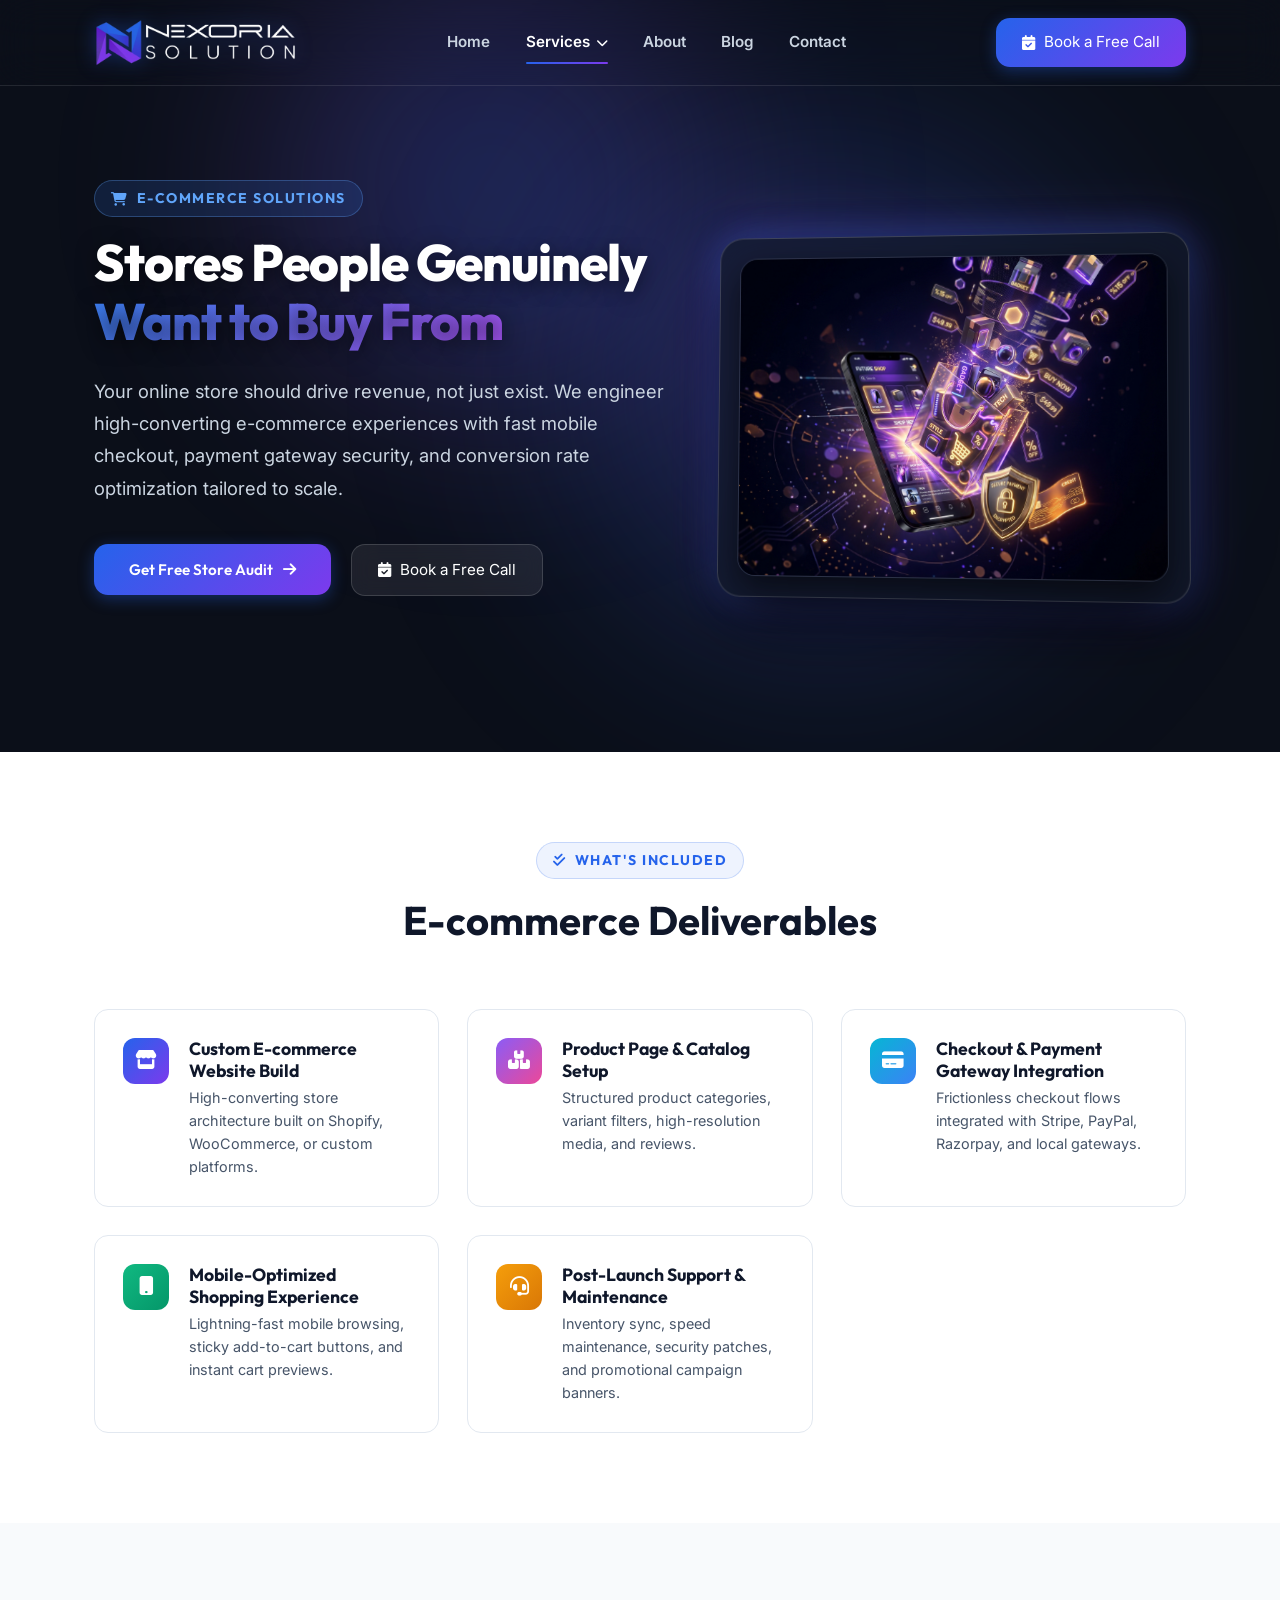
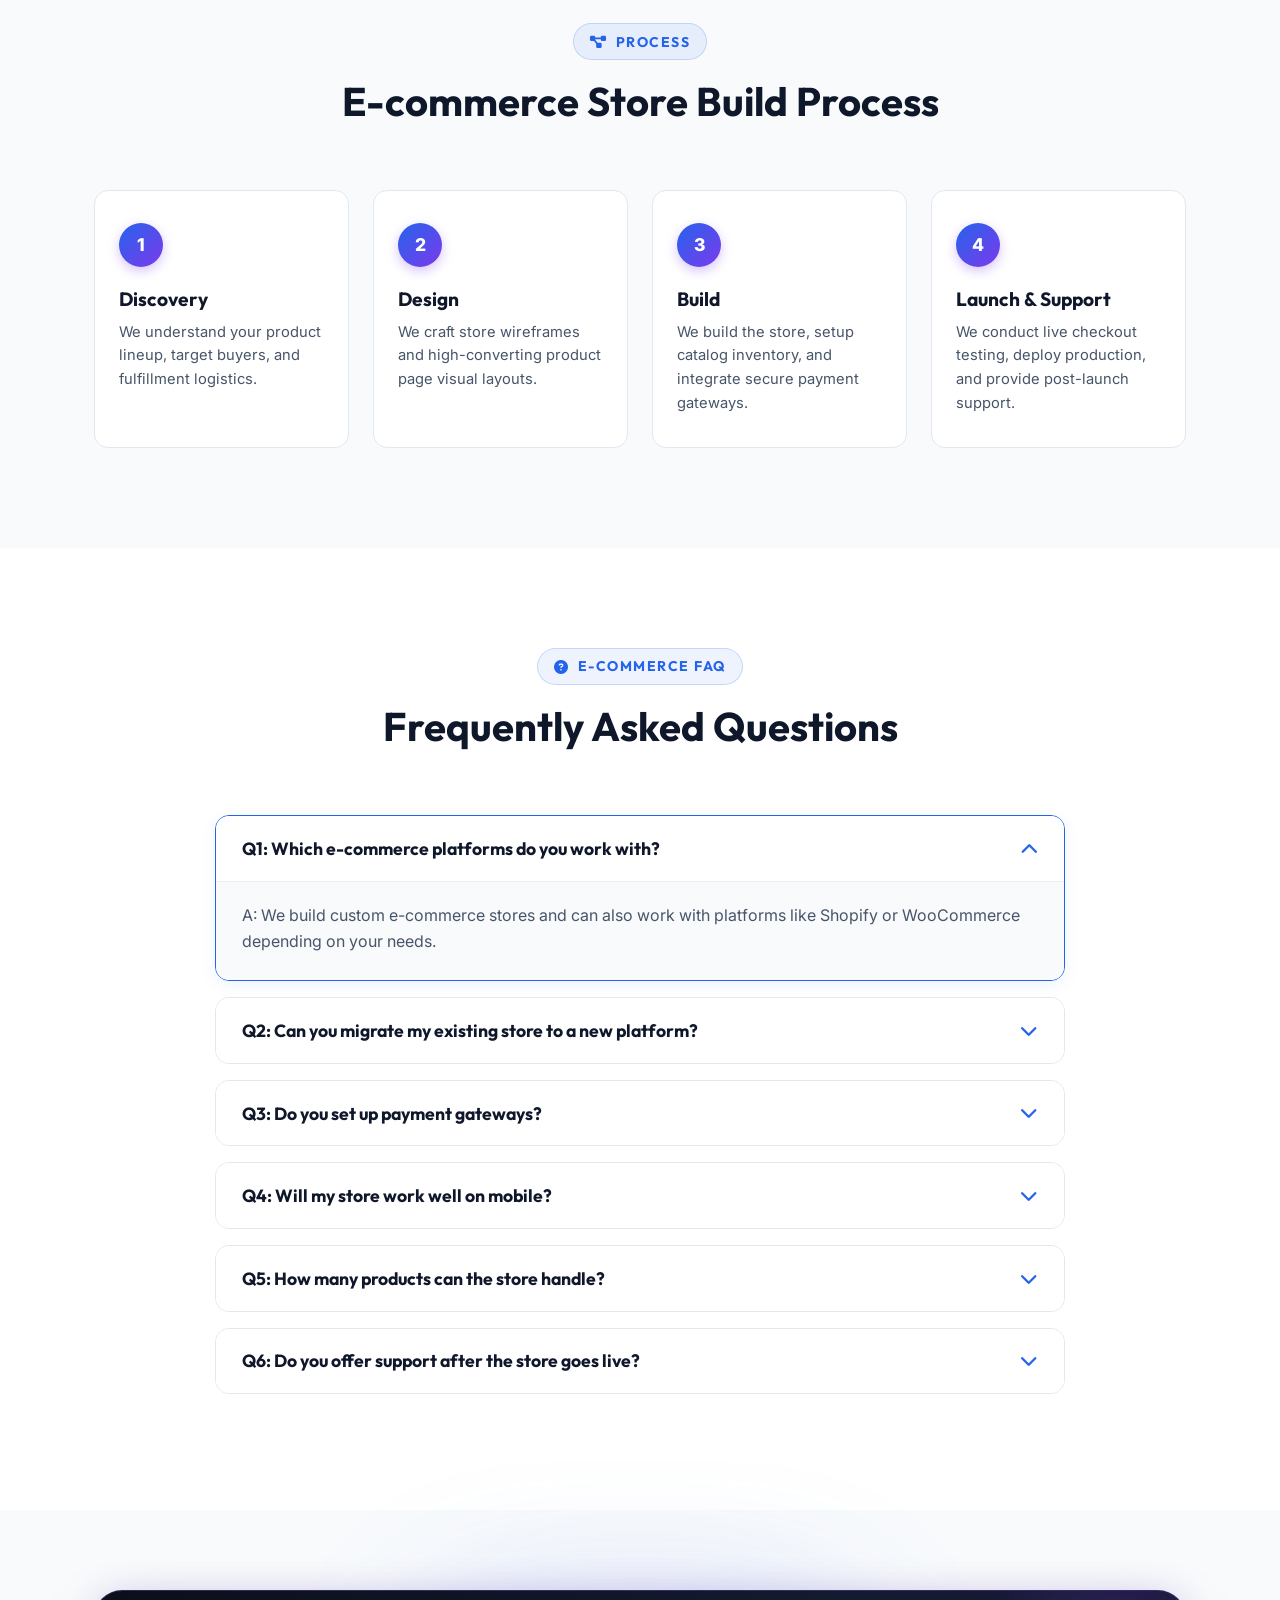
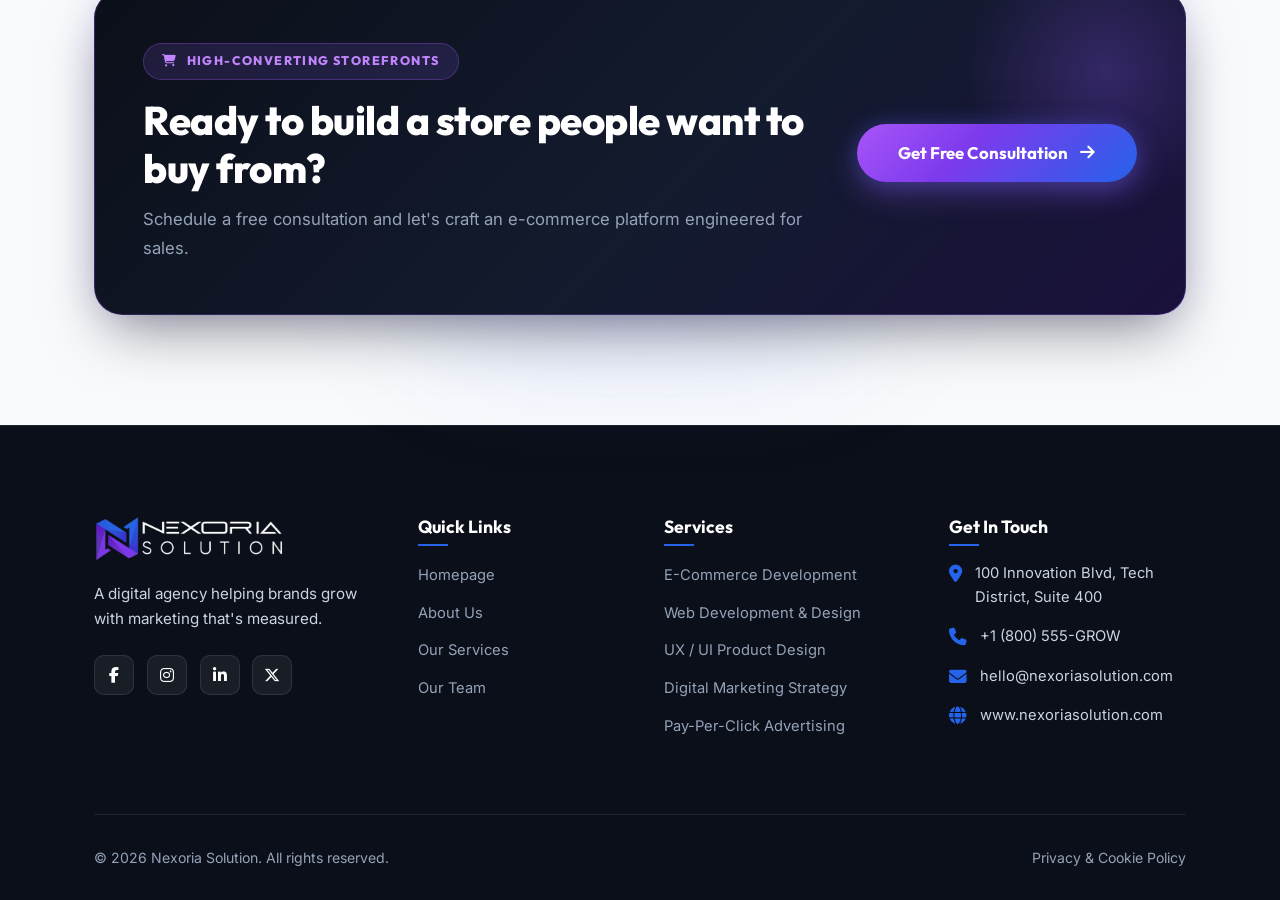
<file: service-ecommerce-development.html>
<!DOCTYPE html>
<html lang="en">

<head>
  <meta charset="UTF-8" />
  <meta name="viewport" content="width=device-width, initial-scale=1.0" />
  <title>E-commerce Development | Nexoria Solution</title>
  <meta name="description"
    content="Custom e-commerce storefronts built by Nexoria Solution. Shopify, WooCommerce, smooth checkout, payment integration, and conversion optimization." />
  <link rel="icon" type="image/png" href="./favicon.png" />
  <link rel="stylesheet" href="https://cdnjs.cloudflare.com/ajax/libs/font-awesome/6.4.2/css/all.min.css" />
  <link rel="stylesheet" href="./styles.css" />
</head>

<body>
  <header class="header" id="mainHeader">
    <div class="container nav-container">
      <a href="index.html" class="logo-link">
        <img src="./logo.png" alt="Nexoria Solution Logo" class="logo-img" />
      </a>

      <nav>
        <ul class="nav-menu" id="navMenu">
          <li><a href="index.html" class="nav-link">Home</a></li>

          <li class="nav-item-dropdown">
            <a href="services.html" class="nav-link dropdown-toggle active">
              Services <i class="fa-solid fa-chevron-down dropdown-icon"></i>
            </a>

            <div class="mega-menu">
              <div class="mega-menu-pointer"></div>

              <div class="mega-menu-grid">
                <!-- Column 1: STRATEGY & INSIGHT -->
                <div class="mega-column">
                  <div class="mega-column-title">
                    <span>STRATEGY & INSIGHT</span>
                  </div>
                  <div class="mega-items">
                    <a href="service-digital-marketing.html" class="mega-item">
                      <div class="mega-icon icon-purple">
                        <i class="fa-solid fa-bullseye"></i>
                      </div>
                      <div class="mega-item-content">
                        <span class="mega-item-title">Digital Marketing Strategy</span>
                        <span class="mega-item-desc">Data-driven growth & positioning</span>
                      </div>
                    </a>
                    <a href="service-analytics-growth.html" class="mega-item">
                      <div class="mega-icon icon-blue">
                        <i class="fa-solid fa-chart-line"></i>
                      </div>
                      <div class="mega-item-content">
                        <span class="mega-item-title">Data Analytics & Growth</span>
                        <span class="mega-item-desc">Conversion tracking & insights</span>
                      </div>
                    </a>
                  </div>
                </div>

                <!-- Column 2: REACH & PERFORMANCE -->
                <div class="mega-column">
                  <div class="mega-column-title">
                    <span>REACH & PERFORMANCE</span>
                  </div>
                  <div class="mega-items">
                    <a href="service-seo-search.html" class="mega-item">
                      <div class="mega-icon icon-indigo">
                        <i class="fa-solid fa-magnifying-glass-chart"></i>
                      </div>
                      <div class="mega-item-content">
                        <span class="mega-item-title">SEO & AI Search</span>
                        <span class="mega-item-desc">Rank #1 on Google & AI engines</span>
                      </div>
                    </a>
                    <a href="service-ppc-ad-management.html" class="mega-item">
                      <div class="mega-icon icon-sky">
                        <i class="fa-solid fa-rectangle-ad"></i>
                      </div>
                      <div class="mega-item-content">
                        <span class="mega-item-title">PPC & Ad Management</span>
                        <span class="mega-item-desc">High ROI paid campaign ads</span>
                      </div>
                    </a>
                    <a href="service-social-media.html" class="mega-item">
                      <div class="mega-icon icon-pink">
                        <i class="fa-solid fa-comments"></i>
                      </div>
                      <div class="mega-item-content">
                        <span class="mega-item-title">Social Media Management</span>
                        <span class="mega-item-desc">Engage & scale your audience</span>
                      </div>
                    </a>
                  </div>
                </div>

                <!-- Column 3: BRAND & CREATIVE -->
                <div class="mega-column">
                  <div class="mega-column-title">
                    <span>BRAND & CREATIVE</span>
                  </div>
                  <div class="mega-items">
                    <a href="service-branding-identity.html" class="mega-item">
                      <div class="mega-icon icon-teal">
                        <i class="fa-solid fa-palette"></i>
                      </div>
                      <div class="mega-item-content">
                        <span class="mega-item-title">Branding & Visual Design</span>
                        <span class="mega-item-desc">Logo, identity & guidelines</span>
                      </div>
                    </a>
                    <a href="service-content-marketing.html" class="mega-item">
                      <div class="mega-icon icon-emerald">
                        <i class="fa-solid fa-pen-nib"></i>
                      </div>
                      <div class="mega-item-content">
                        <span class="mega-item-title">Content Strategy & Creation</span>
                        <span class="mega-item-desc">Copywriting, visuals & stories</span>
                      </div>
                    </a>
                  </div>
                </div>

                <!-- Column 4: WEB & BUILD -->
                <div class="mega-column">
                  <div class="mega-column-title">
                    <span>WEB & BUILD</span>
                  </div>
                  <div class="mega-items">
                    <a href="service-web-development.html" class="mega-item">
                      <div class="mega-icon icon-violet">
                        <i class="fa-solid fa-laptop-code"></i>
                      </div>
                      <div class="mega-item-content">
                        <span class="mega-item-title">Website Design & Build</span>
                        <span class="mega-item-desc">Modern, fast & responsive sites</span>
                      </div>
                    </a>
                    <a href="service-ecommerce-development.html" class="mega-item">
                      <div class="mega-icon icon-amber">
                        <i class="fa-solid fa-bag-shopping"></i>
                      </div>
                      <div class="mega-item-content">
                        <span class="mega-item-title">E-Commerce Solutions</span>
                        <span class="mega-item-desc">Storefronts built to convert</span>
                      </div>
                    </a>
                    <a href="service-ux-ui-design.html" class="mega-item">
                      <div class="mega-icon icon-cyan">
                        <i class="fa-solid fa-bezier-curve"></i>
                      </div>
                      <div class="mega-item-content">
                        <span class="mega-item-title">UX / UI Product Design</span>
                        <span class="mega-item-desc">Intuitive interfaces & wireframes</span>
                      </div>
                    </a>
                  </div>
                </div>
              </div>

              <!-- Mega Dropdown Footer -->
              <div class="mega-menu-footer">
                <div class="mega-footer-text">
                  <i class="fa-solid fa-sparkles"></i>
                  <span>Full-service digital growth agency, end to end.</span>
                </div>
                <a href="services.html" class="mega-footer-btn">
                  <span>See all services</span>
                  <i class="fa-solid fa-arrow-right"></i>
                </a>
              </div>
            </div>
          </li>

          <li><a href="about.html" class="nav-link">About</a></li>
          <li><a href="index.html#blog" class="nav-link">Blog</a></li>
          <li><a href="contact.html" class="nav-link">Contact</a></li>
        </ul>
      </nav>

      <div class="nav-actions">
        <a href="contact.html" class="btn btn-primary open-audit-modal">
          <i class="fa-solid fa-calendar-check"></i> <span>Book a Free Call</span>
        </a>
        <button class="mobile-toggle" id="mobileToggle" aria-label="Toggle navigation">
          <i class="fa-solid fa-bars"></i>
        </button>
      </div>
    </div>
  </header>

  <!-- Hero Section -->
  <section class="hero" id="about-hero" style="background: var(--bg-midnight); padding: 180px 0 100px;">
    <div class="container hero-grid">
      <div class="hero-content">
        <div class="eyebrow eyebrow-dark">
          <i class="fa-solid fa-cart-shopping"></i> E-Commerce Solutions
        </div>
        <h1>Stores People Genuinely <span class="gradient-text">Want to Buy From</span></h1>
        <p class="subheadline">
          Your online store should drive revenue, not just exist. We engineer high-converting e-commerce experiences with fast mobile checkout, payment gateway security, and conversion rate optimization tailored to scale.
        </p>

        <div class="hero-buttons">
          <button class="btn btn-primary open-audit-modal" style="padding: 1rem 2.2rem;">
            Get Free Store Audit <i class="fa-solid fa-arrow-right"></i>
          </button>
          <a href="contact.html" class="btn btn-secondary open-audit-modal">
            <i class="fa-solid fa-calendar-check"></i> Book a Free Call
          </a>
        </div>
      </div>

      <div class="hero-visual">
        <div class="hero-card-preview">
          <img src="./assets/ecommerce_hero_visual.jpg" alt="E-Commerce Storefront Development - Nexoria Solution" class="hero-3d-img" />
        </div>
      </div>
    </div>
  </section>

  <section class="services-section" style="background: #ffffff; padding: 90px 0;">
    <div class="container">
      <div class="section-header">
        <div class="eyebrow"><i class="fa-solid fa-check-double"></i> What's Included</div>
        <h2>E-commerce Deliverables</h2>
      </div>
      <div class="deliverables-grid">
        <div class="deliverable-card">
          <div class="deliverable-icon"><i class="fa-solid fa-store"></i></div>
          <div>
            <h4>Custom E-commerce Website Build</h4>
            <p>High-converting store architecture built on Shopify, WooCommerce, or custom platforms.</p>
          </div>
        </div>
        <div class="deliverable-card">
          <div class="deliverable-icon" style="background: linear-gradient(135deg, #8b5cf6, #ec4899);"><i
              class="fa-solid fa-boxes-stacked"></i></div>
          <div>
            <h4>Product Page &amp; Catalog Setup</h4>
            <p>Structured product categories, variant filters, high-resolution media, and reviews.</p>
          </div>
        </div>
        <div class="deliverable-card">
          <div class="deliverable-icon" style="background: linear-gradient(135deg, #06b6d4, #3b82f6);"><i
              class="fa-solid fa-credit-card"></i></div>
          <div>
            <h4>Checkout &amp; Payment Gateway Integration</h4>
            <p>Frictionless checkout flows integrated with Stripe, PayPal, Razorpay, and local gateways.</p>
          </div>
        </div>
        <div class="deliverable-card">
          <div class="deliverable-icon" style="background: linear-gradient(135deg, #10b981, #059669);"><i
              class="fa-solid fa-mobile-button"></i></div>
          <div>
            <h4>Mobile-Optimized Shopping Experience</h4>
            <p>Lightning-fast mobile browsing, sticky add-to-cart buttons, and instant cart previews.</p>
          </div>
        </div>
        <div class="deliverable-card">
          <div class="deliverable-icon" style="background: linear-gradient(135deg, #f59e0b, #d97706);"><i
              class="fa-solid fa-headset"></i></div>
          <div>
            <h4>Post-Launch Support &amp; Maintenance</h4>
            <p>Inventory sync, speed maintenance, security patches, and promotional campaign banners.</p>
          </div>
        </div>
      </div>
    </div>
  </section>

  <section class="process-section">
    <div class="container">
      <div class="section-header">
        <div class="eyebrow"><i class="fa-solid fa-diagram-project"></i> Process</div>
        <h2>E-commerce Store Build Process</h2>
      </div>
      <div class="stepper-grid">
        <div class="stepper-card">
          <div class="stepper-number">1</div>
          <h3>Discovery</h3>
          <p>We understand your product lineup, target buyers, and fulfillment logistics.</p>
        </div>
        <div class="stepper-card">
          <div class="stepper-number">2</div>
          <h3>Design</h3>
          <p>We craft store wireframes and high-converting product page visual layouts.</p>
        </div>
        <div class="stepper-card">
          <div class="stepper-number">3</div>
          <h3>Build</h3>
          <p>We build the store, setup catalog inventory, and integrate secure payment gateways.</p>
        </div>
        <div class="stepper-card">
          <div class="stepper-number">4</div>
          <h3>Launch &amp; Support</h3>
          <p>We conduct live checkout testing, deploy production, and provide post-launch support.</p>
        </div>
      </div>
    </div>
  </section>

  <section class="faq-section">
    <div class="container">
      <div class="section-header">
        <div class="eyebrow"><i class="fa-solid fa-circle-question"></i> E-commerce FAQ</div>
        <h2>Frequently Asked Questions</h2>
      </div>
      <div class="faq-accordion" style="max-width: 850px; margin: 0 auto;">
        <div class="faq-item active"><button class="faq-question"><span>Q1: Which e-commerce platforms do you work
              with?</span><i class="fa-solid fa-chevron-down"></i></button>
          <div class="faq-answer">
            <div class="faq-answer-inner">A: We build custom e-commerce stores and can also work with platforms like
              Shopify or WooCommerce depending on your needs.</div>
          </div>
        </div>
        <div class="faq-item"><button class="faq-question"><span>Q2: Can you migrate my existing store to a new
              platform?</span><i class="fa-solid fa-chevron-down"></i></button>
          <div class="faq-answer">
            <div class="faq-answer-inner">A: Yes, we can handle full migrations, including products, customer data, and
              design, with minimal downtime.</div>
          </div>
        </div>
        <div class="faq-item"><button class="faq-question"><span>Q3: Do you set up payment gateways?</span><i
              class="fa-solid fa-chevron-down"></i></button>
          <div class="faq-answer">
            <div class="faq-answer-inner">A: Yes, payment gateway integration is included, so you can accept payments
              securely from day one.</div>
          </div>
        </div>
        <div class="faq-item"><button class="faq-question"><span>Q4: Will my store work well on mobile?</span><i
              class="fa-solid fa-chevron-down"></i></button>
          <div class="faq-answer">
            <div class="faq-answer-inner">A: Yes, every store we build is fully optimized for mobile shopping and
              checkout.</div>
          </div>
        </div>
        <div class="faq-item"><button class="faq-question"><span>Q5: How many products can the store handle?</span><i
              class="fa-solid fa-chevron-down"></i></button>
          <div class="faq-answer">
            <div class="faq-answer-inner">A: Our builds scale from small catalogs to large inventories, we design the
              structure based on your product range.</div>
          </div>
        </div>
        <div class="faq-item"><button class="faq-question"><span>Q6: Do you offer support after the store goes
              live?</span><i class="fa-solid fa-chevron-down"></i></button>
          <div class="faq-answer">
            <div class="faq-answer-inner">A: Yes, we provide post-launch support and maintenance to keep your store
              running smoothly.</div>
          </div>
        </div>
      </div>
    </div>
  </section>

  <!-- CTA Banner -->
  <section class="cta-banner-unique">
    <div class="cta-unique-glow"></div>
    <div class="container">
      <div class="cta-unique-card">
        <div class="cta-unique-text-col">
          <div class="cta-eyebrow-badge">
            <i class="fa-solid fa-cart-shopping"></i> HIGH-CONVERTING STOREFRONTS
          </div>
          <h2>Ready to build a store people want to buy from?</h2>
          <p>
            Schedule a free consultation and let's craft an e-commerce platform engineered for sales.
          </p>
        </div>
        <div class="cta-unique-btn-col">
          <button class="cta-unique-btn open-audit-modal">
            <span>Get Free Consultation</span>
            <i class="fa-solid fa-arrow-right"></i>
          </button>
        </div>
      </div>
    </div>
  </section>

  <!-- Footer -->
  <footer class="footer" id="contact">
    <div class="container">
      <div class="footer-grid">
        <!-- Col 1: Brand -->
        <div class="footer-brand">
          <img src="./logo.png" alt="Nexoria Solution Logo" class="footer-logo" />
          <p>A digital agency helping brands grow with marketing that's measured.</p>
          <div class="social-links-flex">
            <a href="#" class="social-icon" aria-label="Facebook"><i class="fa-brands fa-facebook-f"></i></a>
            <a href="#" class="social-icon" aria-label="Instagram"><i class="fa-brands fa-instagram"></i></a>
            <a href="#" class="social-icon" aria-label="LinkedIn"><i class="fa-brands fa-linkedin-in"></i></a>
            <a href="#" class="social-icon" aria-label="Twitter X"><i class="fa-brands fa-x-twitter"></i></a>
          </div>
        </div>

        <!-- Col 2: Quick Links -->
        <div class="footer-col">
          <h4>Quick Links</h4>
          <ul class="footer-links">
            <li><a href="index.html">Homepage</a></li>
            <li><a href="about.html">About Us</a></li>
            <li><a href="services.html">Our Services</a></li>
            <li><a href="index.html#why">Our Team</a></li>
          </ul>
        </div>

        <!-- Col 3: Services -->
        <div class="footer-col">
          <h4>Services</h4>
          <ul class="footer-links">
            <li><a href="service-ecommerce-development.html">E-Commerce Development</a></li>
            <li><a href="service-web-development.html">Web Development &amp; Design</a></li>
            <li><a href="service-ux-ui-design.html">UX / UI Product Design</a></li>
            <li><a href="service-digital-marketing.html">Digital Marketing Strategy</a></li>
            <li><a href="service-ppc-ad-management.html">Pay-Per-Click Advertising</a></li>
          </ul>
        </div>

        <!-- Col 4: Get In Touch -->
        <div class="footer-col">
          <h4>Get In Touch</h4>
          <ul class="contact-list">
            <li>
              <i class="fa-solid fa-location-dot"></i>
              <span>100 Innovation Blvd, Tech District, Suite 400</span>
            </li>
            <li>
              <i class="fa-solid fa-phone"></i>
              <span>+1 (800) 555-GROW</span>
            </li>
            <li>
              <i class="fa-solid fa-envelope"></i>
              <a href="mailto:hello@nexoriasolution.com" style="color:inherit;">hello@nexoriasolution.com</a>
            </li>
            <li>
              <i class="fa-solid fa-globe"></i>
              <a href="http://www.nexoriasolution.com" target="_blank"
                style="color:inherit;">www.nexoriasolution.com</a>
            </li>
          </ul>
        </div>
      </div>

      <!-- Footer Bottom -->
      <div class="footer-bottom">
        <div>&copy; 2026 Nexoria Solution. All rights reserved.</div>
        <div><a href="#" style="color:#94a3b8;">Privacy &amp; Cookie Policy</a></div>
      </div>
    </div>
  </footer>

  <div class="modal-overlay" id="globalModalOverlay">
    <div id="globalModalContent"></div>
  </div>
  <script src="./script.js"></script>
</body>

</html>
</file>
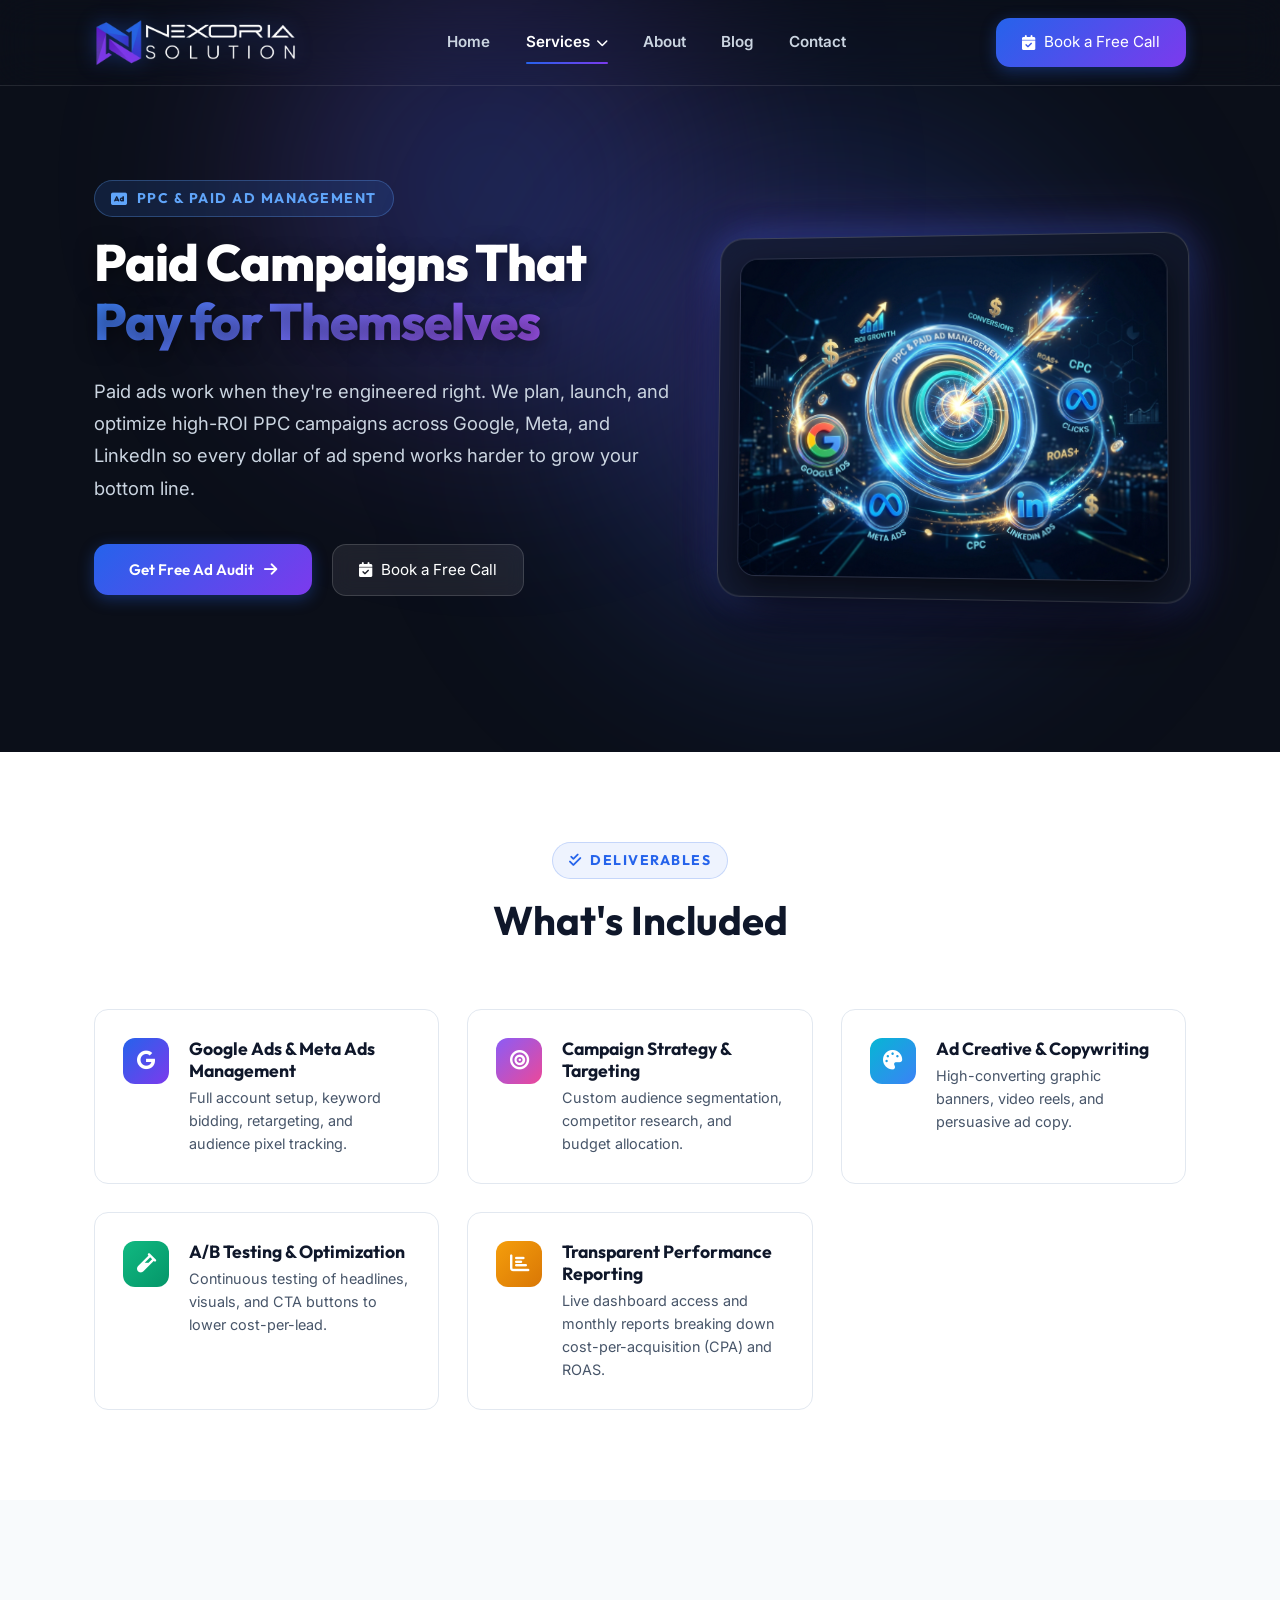
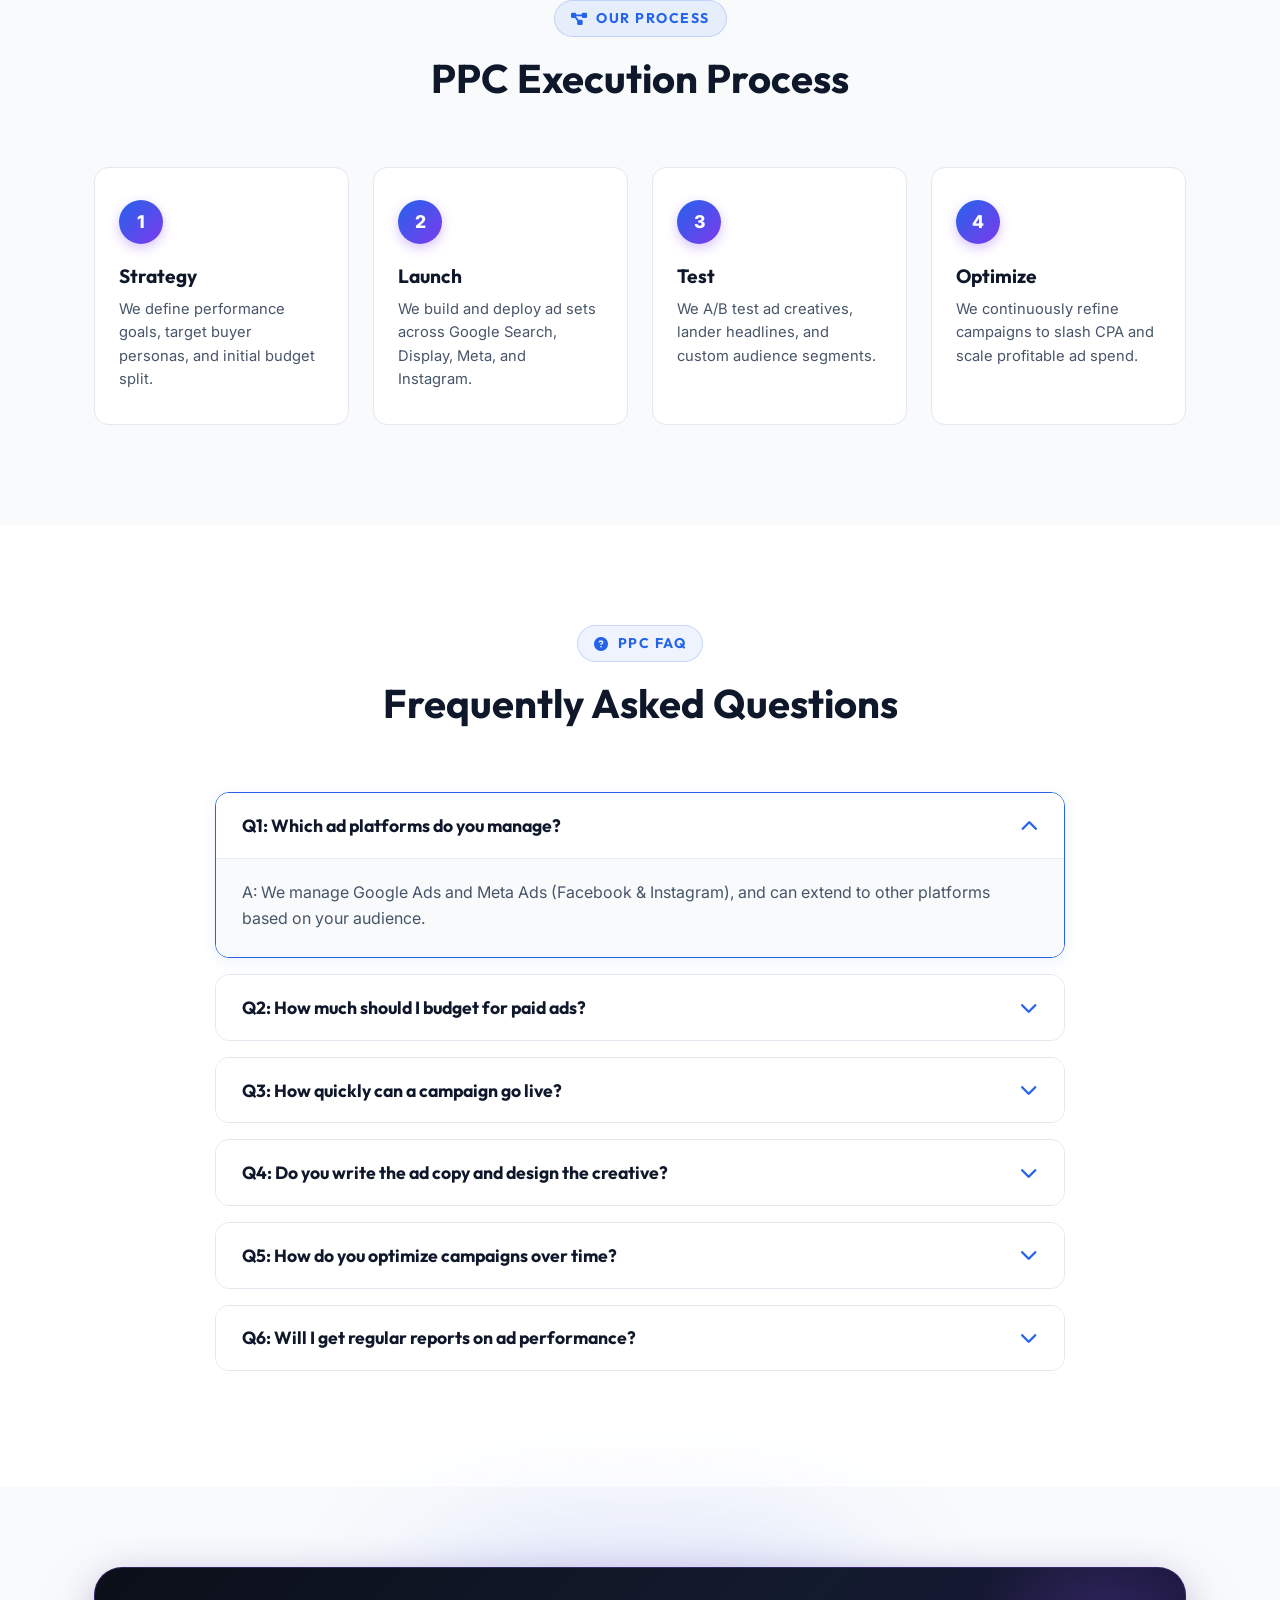
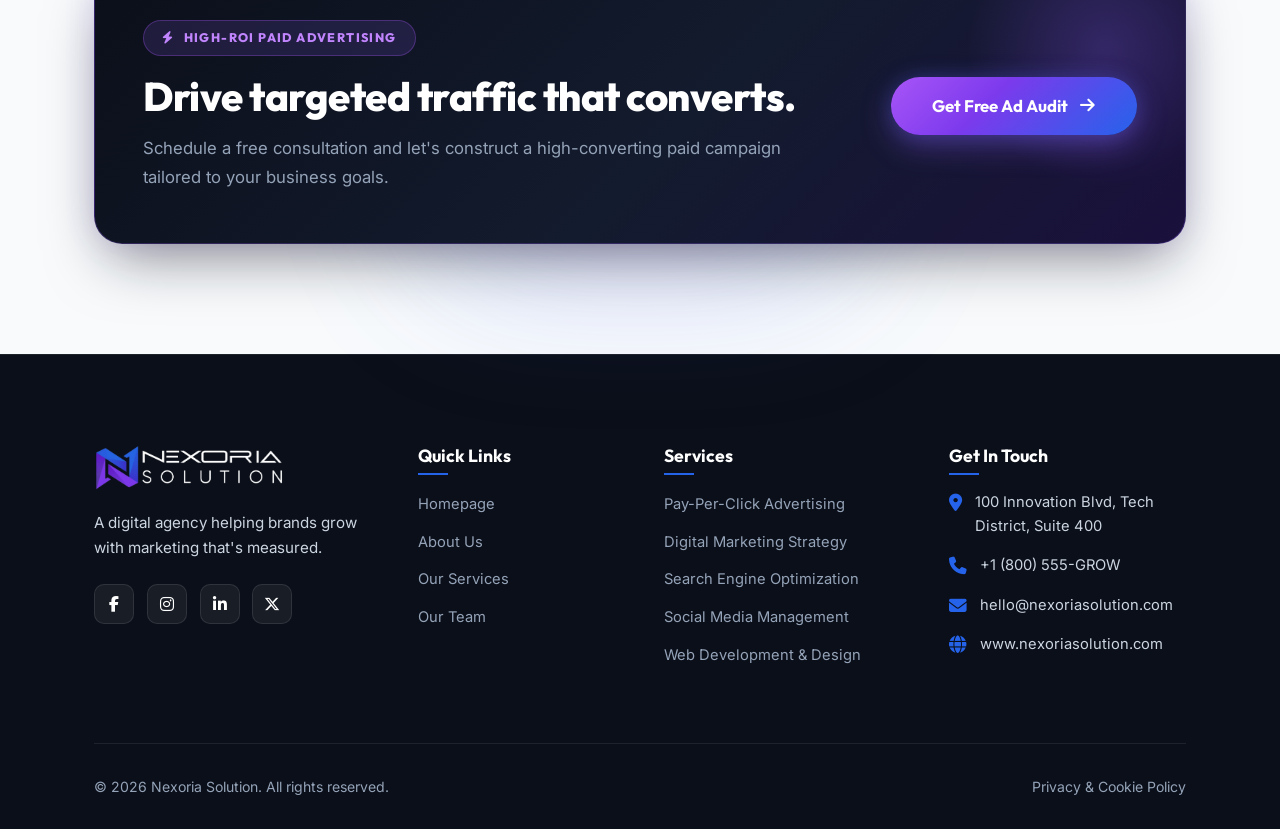
<file: service-ppc-ad-management.html>
<!DOCTYPE html>
<html lang="en">

<head>
  <meta charset="UTF-8" />
  <meta name="viewport" content="width=device-width, initial-scale=1.0" />
  <title>PPC & Ad Management Services | Nexoria Solution</title>
  <meta name="description"
    content="Maximize return on ad spend with Nexoria Solution PPC services. Google Ads, Meta Ads, campaign strategy, copy, ad creative, and A/B testing." />
  <link rel="icon" type="image/png" href="./favicon.png" />
  <link rel="stylesheet" href="https://cdnjs.cloudflare.com/ajax/libs/font-awesome/6.4.2/css/all.min.css" />
  <link rel="stylesheet" href="./styles.css" />
</head>

<body>
  <header class="header" id="mainHeader">
    <div class="container nav-container">
      <a href="index.html" class="logo-link">
        <img src="./logo.png" alt="Nexoria Solution Logo" class="logo-img" />
      </a>

      <nav>
        <ul class="nav-menu" id="navMenu">
          <li><a href="index.html" class="nav-link">Home</a></li>

          <li class="nav-item-dropdown">
            <a href="services.html" class="nav-link dropdown-toggle active">
              Services <i class="fa-solid fa-chevron-down dropdown-icon"></i>
            </a>

            <div class="mega-menu">
              <div class="mega-menu-pointer"></div>

              <div class="mega-menu-grid">
                <!-- Column 1: STRATEGY & INSIGHT -->
                <div class="mega-column">
                  <div class="mega-column-title">
                    <span>STRATEGY & INSIGHT</span>
                  </div>
                  <div class="mega-items">
                    <a href="service-digital-marketing.html" class="mega-item">
                      <div class="mega-icon icon-purple">
                        <i class="fa-solid fa-bullseye"></i>
                      </div>
                      <div class="mega-item-content">
                        <span class="mega-item-title">Digital Marketing Strategy</span>
                        <span class="mega-item-desc">Data-driven growth & positioning</span>
                      </div>
                    </a>
                    <a href="service-analytics-growth.html" class="mega-item">
                      <div class="mega-icon icon-blue">
                        <i class="fa-solid fa-chart-line"></i>
                      </div>
                      <div class="mega-item-content">
                        <span class="mega-item-title">Data Analytics & Growth</span>
                        <span class="mega-item-desc">Conversion tracking & insights</span>
                      </div>
                    </a>
                  </div>
                </div>

                <!-- Column 2: REACH & PERFORMANCE -->
                <div class="mega-column">
                  <div class="mega-column-title">
                    <span>REACH & PERFORMANCE</span>
                  </div>
                  <div class="mega-items">
                    <a href="service-seo-search.html" class="mega-item">
                      <div class="mega-icon icon-indigo">
                        <i class="fa-solid fa-magnifying-glass-chart"></i>
                      </div>
                      <div class="mega-item-content">
                        <span class="mega-item-title">SEO & AI Search</span>
                        <span class="mega-item-desc">Rank #1 on Google & AI engines</span>
                      </div>
                    </a>
                    <a href="service-ppc-ad-management.html" class="mega-item">
                      <div class="mega-icon icon-sky">
                        <i class="fa-solid fa-rectangle-ad"></i>
                      </div>
                      <div class="mega-item-content">
                        <span class="mega-item-title">PPC & Ad Management</span>
                        <span class="mega-item-desc">High ROI paid campaign ads</span>
                      </div>
                    </a>
                    <a href="service-social-media.html" class="mega-item">
                      <div class="mega-icon icon-pink">
                        <i class="fa-solid fa-comments"></i>
                      </div>
                      <div class="mega-item-content">
                        <span class="mega-item-title">Social Media Management</span>
                        <span class="mega-item-desc">Engage & scale your audience</span>
                      </div>
                    </a>
                  </div>
                </div>

                <!-- Column 3: BRAND & CREATIVE -->
                <div class="mega-column">
                  <div class="mega-column-title">
                    <span>BRAND & CREATIVE</span>
                  </div>
                  <div class="mega-items">
                    <a href="service-branding-identity.html" class="mega-item">
                      <div class="mega-icon icon-teal">
                        <i class="fa-solid fa-palette"></i>
                      </div>
                      <div class="mega-item-content">
                        <span class="mega-item-title">Branding & Visual Design</span>
                        <span class="mega-item-desc">Logo, identity & guidelines</span>
                      </div>
                    </a>
                    <a href="service-content-marketing.html" class="mega-item">
                      <div class="mega-icon icon-emerald">
                        <i class="fa-solid fa-pen-nib"></i>
                      </div>
                      <div class="mega-item-content">
                        <span class="mega-item-title">Content Strategy & Creation</span>
                        <span class="mega-item-desc">Copywriting, visuals & stories</span>
                      </div>
                    </a>
                  </div>
                </div>

                <!-- Column 4: WEB & BUILD -->
                <div class="mega-column">
                  <div class="mega-column-title">
                    <span>WEB & BUILD</span>
                  </div>
                  <div class="mega-items">
                    <a href="service-web-development.html" class="mega-item">
                      <div class="mega-icon icon-violet">
                        <i class="fa-solid fa-laptop-code"></i>
                      </div>
                      <div class="mega-item-content">
                        <span class="mega-item-title">Website Design & Build</span>
                        <span class="mega-item-desc">Modern, fast & responsive sites</span>
                      </div>
                    </a>
                    <a href="service-ecommerce-development.html" class="mega-item">
                      <div class="mega-icon icon-amber">
                        <i class="fa-solid fa-bag-shopping"></i>
                      </div>
                      <div class="mega-item-content">
                        <span class="mega-item-title">E-Commerce Solutions</span>
                        <span class="mega-item-desc">Storefronts built to convert</span>
                      </div>
                    </a>
                    <a href="service-ux-ui-design.html" class="mega-item">
                      <div class="mega-icon icon-cyan">
                        <i class="fa-solid fa-bezier-curve"></i>
                      </div>
                      <div class="mega-item-content">
                        <span class="mega-item-title">UX / UI Product Design</span>
                        <span class="mega-item-desc">Intuitive interfaces & wireframes</span>
                      </div>
                    </a>
                  </div>
                </div>
              </div>

              <!-- Mega Dropdown Footer -->
              <div class="mega-menu-footer">
                <div class="mega-footer-text">
                  <i class="fa-solid fa-sparkles"></i>
                  <span>Full-service digital growth agency, end to end.</span>
                </div>
                <a href="services.html" class="mega-footer-btn">
                  <span>See all services</span>
                  <i class="fa-solid fa-arrow-right"></i>
                </a>
              </div>
            </div>
          </li>

          <li><a href="about.html" class="nav-link">About</a></li>
          <li><a href="index.html#blog" class="nav-link">Blog</a></li>
          <li><a href="contact.html" class="nav-link">Contact</a></li>
        </ul>
      </nav>

      <div class="nav-actions">
        <a href="contact.html" class="btn btn-primary open-audit-modal">
          <i class="fa-solid fa-calendar-check"></i> <span>Book a Free Call</span>
        </a>
        <button class="mobile-toggle" id="mobileToggle" aria-label="Toggle navigation">
          <i class="fa-solid fa-bars"></i>
        </button>
      </div>
    </div>
  </header>

  <!-- Hero Section -->
  <section class="hero" id="about-hero" style="background: var(--bg-midnight); padding: 180px 0 100px;">
    <div class="container hero-grid">
      <div class="hero-content">
        <div class="eyebrow eyebrow-dark">
          <i class="fa-solid fa-rectangle-ad"></i> PPC &amp; Paid Ad Management
        </div>
        <h1>Paid Campaigns That <span class="gradient-text">Pay for Themselves</span></h1>
        <p class="subheadline">
          Paid ads work when they're engineered right. We plan, launch, and optimize high-ROI PPC campaigns across Google, Meta, and LinkedIn so every dollar of ad spend works harder to grow your bottom line.
        </p>

        <div class="hero-buttons">
          <button class="btn btn-primary open-audit-modal" style="padding: 1rem 2.2rem;">
            Get Free Ad Audit <i class="fa-solid fa-arrow-right"></i>
          </button>
          <a href="contact.html" class="btn btn-secondary open-audit-modal">
            <i class="fa-solid fa-calendar-check"></i> Book a Free Call
          </a>
        </div>
      </div>

      <div class="hero-visual">
        <div class="hero-card-preview">
          <img src="./assets/ppc_ad_hero_visual.jpg" alt="PPC & Paid Ad Management - Nexoria Solution" class="hero-3d-img" />
        </div>
      </div>
    </div>
  </section>

  <section class="services-section" style="background: #ffffff; padding: 90px 0;">
    <div class="container">
      <div class="section-header">
        <div class="eyebrow"><i class="fa-solid fa-check-double"></i> Deliverables</div>
        <h2>What's Included</h2>
      </div>
      <div class="deliverables-grid">
        <div class="deliverable-card">
          <div class="deliverable-icon"><i class="fa-brands fa-google"></i></div>
          <div>
            <h4>Google Ads &amp; Meta Ads Management</h4>
            <p>Full account setup, keyword bidding, retargeting, and audience pixel tracking.</p>
          </div>
        </div>
        <div class="deliverable-card">
          <div class="deliverable-icon" style="background: linear-gradient(135deg, #8b5cf6, #ec4899);"><i
              class="fa-solid fa-bullseye"></i></div>
          <div>
            <h4>Campaign Strategy &amp; Targeting</h4>
            <p>Custom audience segmentation, competitor research, and budget allocation.</p>
          </div>
        </div>
        <div class="deliverable-card">
          <div class="deliverable-icon" style="background: linear-gradient(135deg, #06b6d4, #3b82f6);"><i
              class="fa-solid fa-palette"></i></div>
          <div>
            <h4>Ad Creative &amp; Copywriting</h4>
            <p>High-converting graphic banners, video reels, and persuasive ad copy.</p>
          </div>
        </div>
        <div class="deliverable-card">
          <div class="deliverable-icon" style="background: linear-gradient(135deg, #10b981, #059669);"><i
              class="fa-solid fa-vial"></i></div>
          <div>
            <h4>A/B Testing &amp; Optimization</h4>
            <p>Continuous testing of headlines, visuals, and CTA buttons to lower cost-per-lead.</p>
          </div>
        </div>
        <div class="deliverable-card">
          <div class="deliverable-icon" style="background: linear-gradient(135deg, #f59e0b, #d97706);"><i
              class="fa-solid fa-chart-bar"></i></div>
          <div>
            <h4>Transparent Performance Reporting</h4>
            <p>Live dashboard access and monthly reports breaking down cost-per-acquisition (CPA) and ROAS.</p>
          </div>
        </div>
      </div>
    </div>
  </section>

  <section class="process-section">
    <div class="container">
      <div class="section-header">
        <div class="eyebrow"><i class="fa-solid fa-diagram-project"></i> Our Process</div>
        <h2>PPC Execution Process</h2>
      </div>
      <div class="stepper-grid">
        <div class="stepper-card">
          <div class="stepper-number">1</div>
          <h3>Strategy</h3>
          <p>We define performance goals, target buyer personas, and initial budget split.</p>
        </div>
        <div class="stepper-card">
          <div class="stepper-number">2</div>
          <h3>Launch</h3>
          <p>We build and deploy ad sets across Google Search, Display, Meta, and Instagram.</p>
        </div>
        <div class="stepper-card">
          <div class="stepper-number">3</div>
          <h3>Test</h3>
          <p>We A/B test ad creatives, lander headlines, and custom audience segments.</p>
        </div>
        <div class="stepper-card">
          <div class="stepper-number">4</div>
          <h3>Optimize</h3>
          <p>We continuously refine campaigns to slash CPA and scale profitable ad spend.</p>
        </div>
      </div>
    </div>
  </section>

  <section class="faq-section">
    <div class="container">
      <div class="section-header">
        <div class="eyebrow"><i class="fa-solid fa-circle-question"></i> PPC FAQ</div>
        <h2>Frequently Asked Questions</h2>
      </div>
      <div class="faq-accordion" style="max-width: 850px; margin: 0 auto;">
        <div class="faq-item active"><button class="faq-question"><span>Q1: Which ad platforms do you manage?</span><i
              class="fa-solid fa-chevron-down"></i></button>
          <div class="faq-answer">
            <div class="faq-answer-inner">A: We manage Google Ads and Meta Ads (Facebook &amp; Instagram), and can extend to
              other platforms based on your audience.</div>
          </div>
        </div>
        <div class="faq-item"><button class="faq-question"><span>Q2: How much should I budget for paid ads?</span><i
              class="fa-solid fa-chevron-down"></i></button>
          <div class="faq-answer">
            <div class="faq-answer-inner">A: Ad budgets vary based on your industry and goals, we'll recommend a
              starting budget after understanding your business and objectives.</div>
          </div>
        </div>
        <div class="faq-item"><button class="faq-question"><span>Q3: How quickly can a campaign go live?</span><i
              class="fa-solid fa-chevron-down"></i></button>
          <div class="faq-answer">
            <div class="faq-answer-inner">A: Once strategy and creative are approved, most campaigns can launch within a
              few days.</div>
          </div>
        </div>
        <div class="faq-item"><button class="faq-question"><span>Q4: Do you write the ad copy and design the
              creative?</span><i class="fa-solid fa-chevron-down"></i></button>
          <div class="faq-answer">
            <div class="faq-answer-inner">A: Yes, ad creative and copywriting are included as part of our PPC management
              service.</div>
          </div>
        </div>
        <div class="faq-item"><button class="faq-question"><span>Q5: How do you optimize campaigns over time?</span><i
              class="fa-solid fa-chevron-down"></i></button>
          <div class="faq-answer">
            <div class="faq-answer-inner">A: We run A/B tests on creative, copy, and targeting, and continuously adjust
              based on performance data.</div>
          </div>
        </div>
        <div class="faq-item"><button class="faq-question"><span>Q6: Will I get regular reports on ad
              performance?</span><i class="fa-solid fa-chevron-down"></i></button>
          <div class="faq-answer">
            <div class="faq-answer-inner">A: Yes, we provide transparent, easy-to-understand performance reports so you
              know exactly where your budget is going.</div>
          </div>
        </div>
      </div>
    </div>
  </section>

  <!-- CTA Banner -->
  <section class="cta-banner-unique">
    <div class="cta-unique-glow"></div>
    <div class="container">
      <div class="cta-unique-card">
        <div class="cta-unique-text-col">
          <div class="cta-eyebrow-badge">
            <i class="fa-solid fa-bolt"></i> HIGH-ROI PAID ADVERTISING
          </div>
          <h2>Drive targeted traffic that converts.</h2>
          <p>
            Schedule a free consultation and let's construct a high-converting paid campaign tailored to your business goals.
          </p>
        </div>
        <div class="cta-unique-btn-col">
          <button class="cta-unique-btn open-audit-modal">
            <span>Get Free Ad Audit</span>
            <i class="fa-solid fa-arrow-right"></i>
          </button>
        </div>
      </div>
    </div>
  </section>

  <!-- Footer -->
  <footer class="footer" id="contact">
    <div class="container">
      <div class="footer-grid">
        <!-- Col 1: Brand -->
        <div class="footer-brand">
          <img src="./logo.png" alt="Nexoria Solution Logo" class="footer-logo" />
          <p>A digital agency helping brands grow with marketing that's measured.</p>
          <div class="social-links-flex">
            <a href="#" class="social-icon" aria-label="Facebook"><i class="fa-brands fa-facebook-f"></i></a>
            <a href="#" class="social-icon" aria-label="Instagram"><i class="fa-brands fa-instagram"></i></a>
            <a href="#" class="social-icon" aria-label="LinkedIn"><i class="fa-brands fa-linkedin-in"></i></a>
            <a href="#" class="social-icon" aria-label="Twitter X"><i class="fa-brands fa-x-twitter"></i></a>
          </div>
        </div>

        <!-- Col 2: Quick Links -->
        <div class="footer-col">
          <h4>Quick Links</h4>
          <ul class="footer-links">
            <li><a href="index.html">Homepage</a></li>
            <li><a href="about.html">About Us</a></li>
            <li><a href="services.html">Our Services</a></li>
            <li><a href="index.html#why">Our Team</a></li>
          </ul>
        </div>

        <!-- Col 3: Services -->
        <div class="footer-col">
          <h4>Services</h4>
          <ul class="footer-links">
            <li><a href="service-ppc-ad-management.html">Pay-Per-Click Advertising</a></li>
            <li><a href="service-digital-marketing.html">Digital Marketing Strategy</a></li>
            <li><a href="service-seo-search.html">Search Engine Optimization</a></li>
            <li><a href="service-social-media.html">Social Media Management</a></li>
            <li><a href="service-web-development.html">Web Development &amp; Design</a></li>
          </ul>
        </div>

        <!-- Col 4: Get In Touch -->
        <div class="footer-col">
          <h4>Get In Touch</h4>
          <ul class="contact-list">
            <li>
              <i class="fa-solid fa-location-dot"></i>
              <span>100 Innovation Blvd, Tech District, Suite 400</span>
            </li>
            <li>
              <i class="fa-solid fa-phone"></i>
              <span>+1 (800) 555-GROW</span>
            </li>
            <li>
              <i class="fa-solid fa-envelope"></i>
              <a href="mailto:hello@nexoriasolution.com" style="color:inherit;">hello@nexoriasolution.com</a>
            </li>
            <li>
              <i class="fa-solid fa-globe"></i>
              <a href="http://www.nexoriasolution.com" target="_blank"
                style="color:inherit;">www.nexoriasolution.com</a>
            </li>
          </ul>
        </div>
      </div>

      <!-- Footer Bottom -->
      <div class="footer-bottom">
        <div>&copy; 2026 Nexoria Solution. All rights reserved.</div>
        <div><a href="#" style="color:#94a3b8;">Privacy &amp; Cookie Policy</a></div>
      </div>
    </div>
  </footer>

  <div class="modal-overlay" id="globalModalOverlay">
    <div id="globalModalContent"></div>
  </div>
  <script src="./script.js"></script>
</body>

</html>
</file>
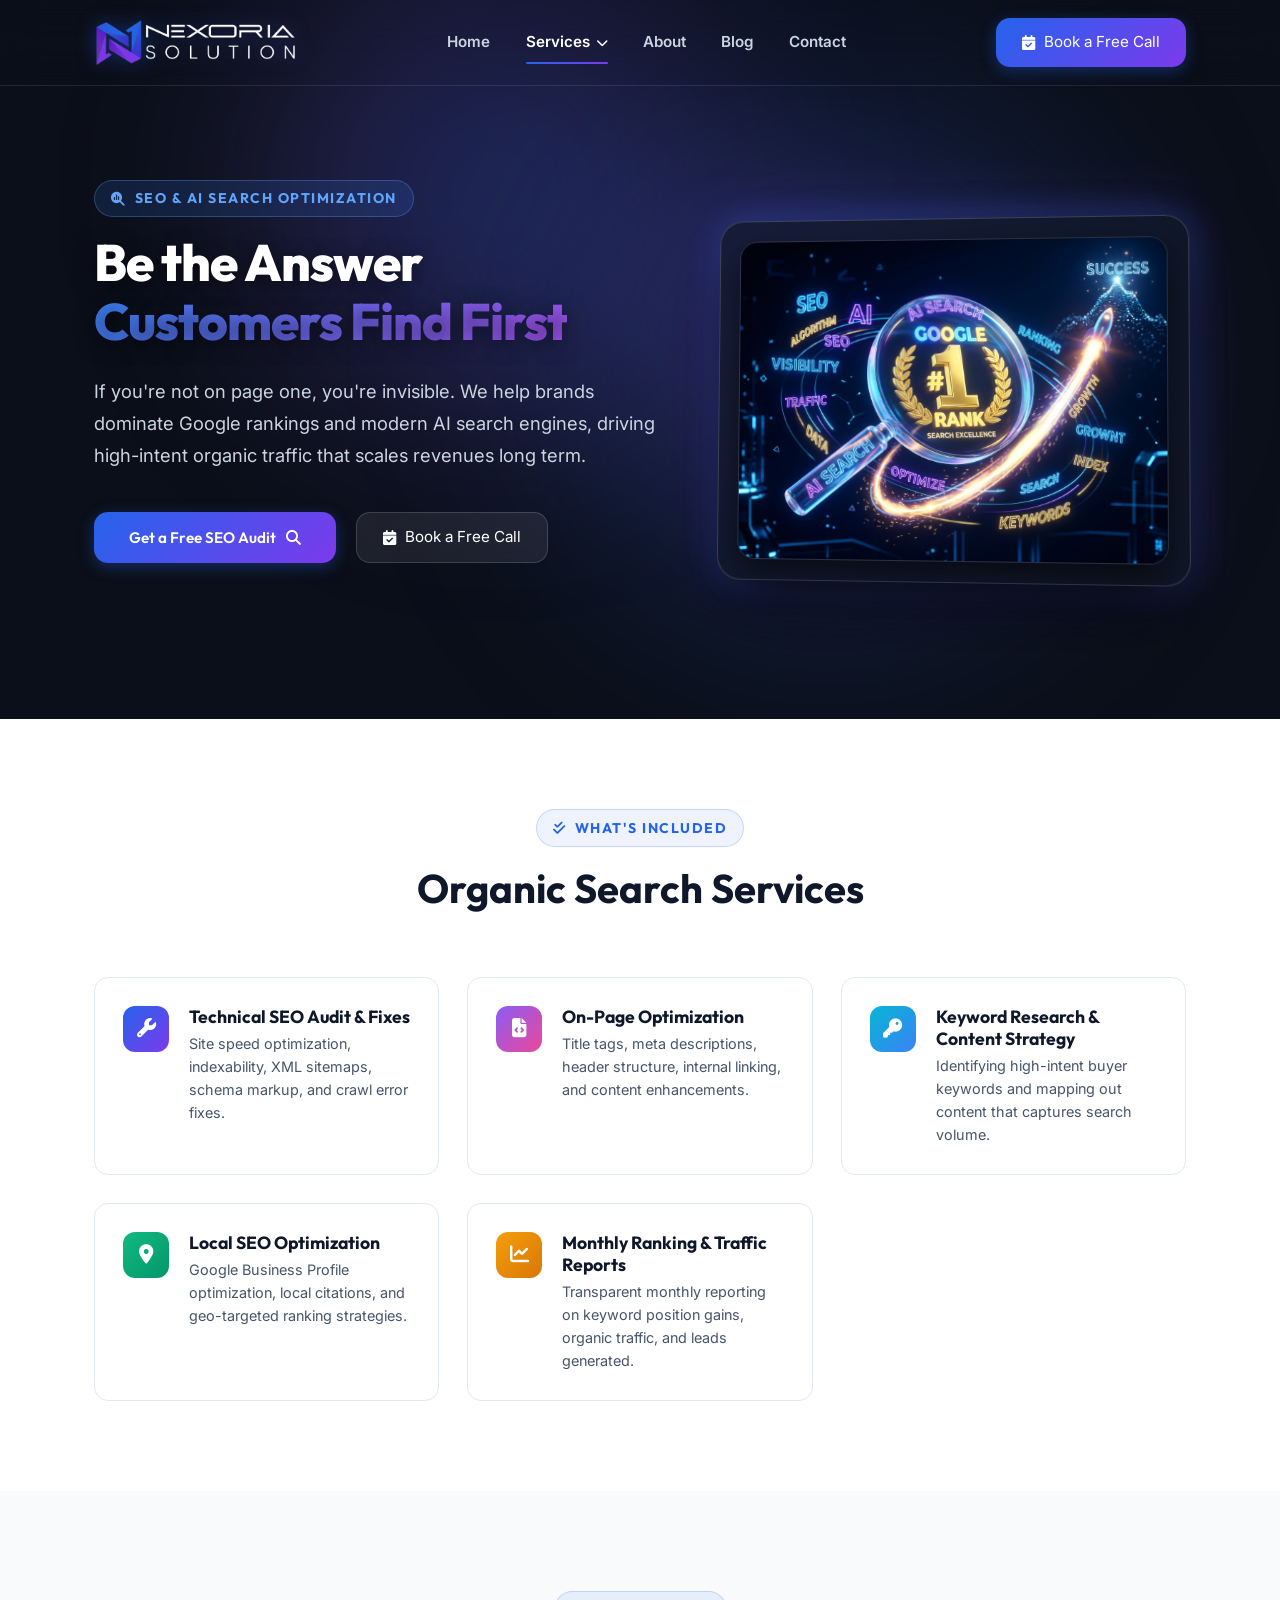
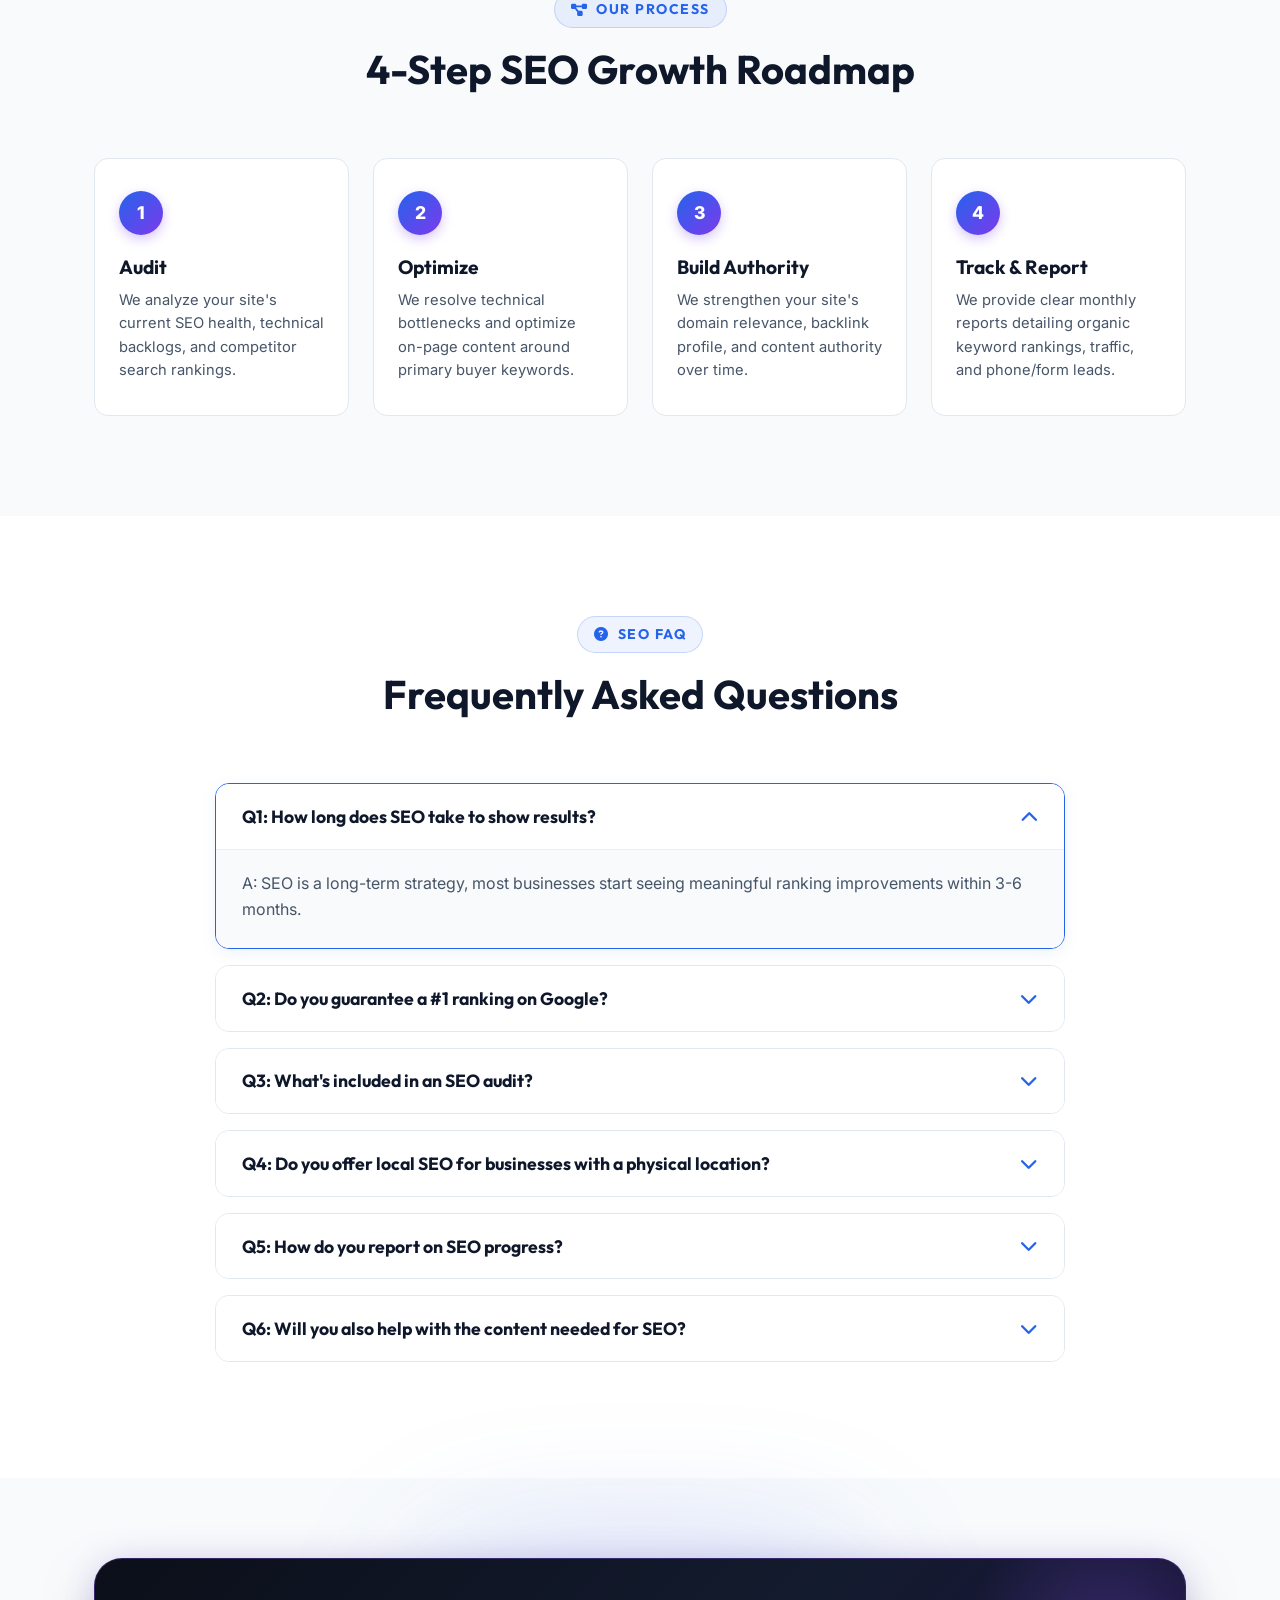
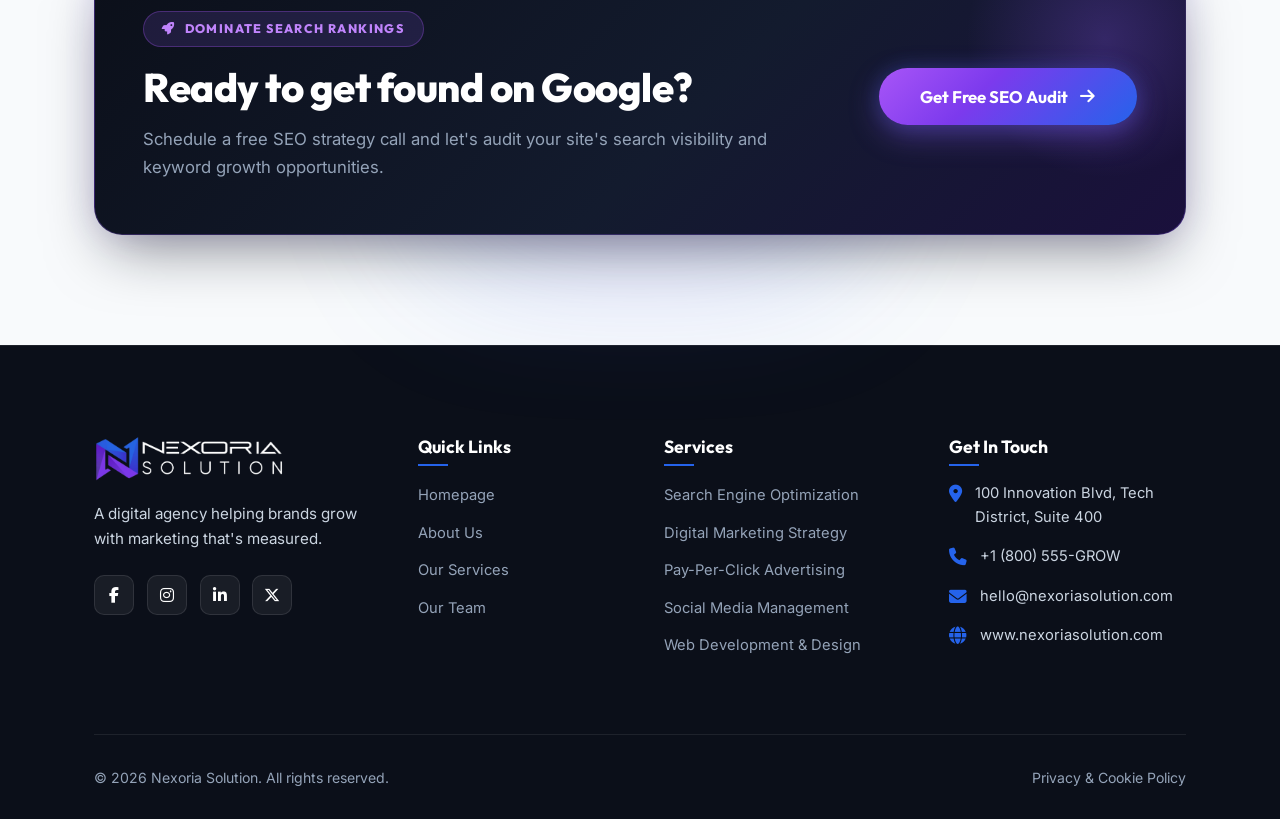
<file: service-seo-search.html>
<!DOCTYPE html>
<html lang="en">

<head>
  <meta charset="UTF-8" />
  <meta name="viewport" content="width=device-width, initial-scale=1.0" />
  <title>SEO & Search Engine Optimization | Nexoria Solution</title>
  <meta name="description"
    content="Dominate Google rankings with Nexoria Solution SEO services. Technical SEO, on-page optimization, keyword strategy, and local SEO." />
  <link rel="icon" type="image/png" href="./favicon.png" />
  <link rel="stylesheet" href="https://cdnjs.cloudflare.com/ajax/libs/font-awesome/6.4.2/css/all.min.css" />
  <link rel="stylesheet" href="./styles.css" />
</head>

<body>

  <!-- Header -->
  <header class="header" id="mainHeader">
    <div class="container nav-container">
      <a href="index.html" class="logo-link">
        <img src="./logo.png" alt="Nexoria Solution Logo" class="logo-img" />
      </a>

      <nav>
        <ul class="nav-menu" id="navMenu">
          <li><a href="index.html" class="nav-link">Home</a></li>

          <li class="nav-item-dropdown">
            <a href="services.html" class="nav-link dropdown-toggle active">
              Services <i class="fa-solid fa-chevron-down dropdown-icon"></i>
            </a>

            <div class="mega-menu">
              <div class="mega-menu-pointer"></div>

              <div class="mega-menu-grid">
                <!-- Column 1: STRATEGY & INSIGHT -->
                <div class="mega-column">
                  <div class="mega-column-title">
                    <span>STRATEGY & INSIGHT</span>
                  </div>
                  <div class="mega-items">
                    <a href="service-digital-marketing.html" class="mega-item">
                      <div class="mega-icon icon-purple">
                        <i class="fa-solid fa-bullseye"></i>
                      </div>
                      <div class="mega-item-content">
                        <span class="mega-item-title">Digital Marketing Strategy</span>
                        <span class="mega-item-desc">Data-driven growth & positioning</span>
                      </div>
                    </a>
                    <a href="service-analytics-growth.html" class="mega-item">
                      <div class="mega-icon icon-blue">
                        <i class="fa-solid fa-chart-line"></i>
                      </div>
                      <div class="mega-item-content">
                        <span class="mega-item-title">Data Analytics & Growth</span>
                        <span class="mega-item-desc">Conversion tracking & insights</span>
                      </div>
                    </a>
                  </div>
                </div>

                <!-- Column 2: REACH & PERFORMANCE -->
                <div class="mega-column">
                  <div class="mega-column-title">
                    <span>REACH & PERFORMANCE</span>
                  </div>
                  <div class="mega-items">
                    <a href="service-seo-search.html" class="mega-item">
                      <div class="mega-icon icon-indigo">
                        <i class="fa-solid fa-magnifying-glass-chart"></i>
                      </div>
                      <div class="mega-item-content">
                        <span class="mega-item-title">SEO & AI Search</span>
                        <span class="mega-item-desc">Rank #1 on Google & AI engines</span>
                      </div>
                    </a>
                    <a href="service-ppc-ad-management.html" class="mega-item">
                      <div class="mega-icon icon-sky">
                        <i class="fa-solid fa-rectangle-ad"></i>
                      </div>
                      <div class="mega-item-content">
                        <span class="mega-item-title">PPC & Ad Management</span>
                        <span class="mega-item-desc">High ROI paid campaign ads</span>
                      </div>
                    </a>
                    <a href="service-social-media.html" class="mega-item">
                      <div class="mega-icon icon-pink">
                        <i class="fa-solid fa-comments"></i>
                      </div>
                      <div class="mega-item-content">
                        <span class="mega-item-title">Social Media Management</span>
                        <span class="mega-item-desc">Engage & scale your audience</span>
                      </div>
                    </a>
                  </div>
                </div>

                <!-- Column 3: BRAND & CREATIVE -->
                <div class="mega-column">
                  <div class="mega-column-title">
                    <span>BRAND & CREATIVE</span>
                  </div>
                  <div class="mega-items">
                    <a href="service-branding-identity.html" class="mega-item">
                      <div class="mega-icon icon-teal">
                        <i class="fa-solid fa-palette"></i>
                      </div>
                      <div class="mega-item-content">
                        <span class="mega-item-title">Branding & Visual Design</span>
                        <span class="mega-item-desc">Logo, identity & guidelines</span>
                      </div>
                    </a>
                    <a href="service-content-marketing.html" class="mega-item">
                      <div class="mega-icon icon-emerald">
                        <i class="fa-solid fa-pen-nib"></i>
                      </div>
                      <div class="mega-item-content">
                        <span class="mega-item-title">Content Strategy & Creation</span>
                        <span class="mega-item-desc">Copywriting, visuals & stories</span>
                      </div>
                    </a>
                  </div>
                </div>

                <!-- Column 4: WEB & BUILD -->
                <div class="mega-column">
                  <div class="mega-column-title">
                    <span>WEB & BUILD</span>
                  </div>
                  <div class="mega-items">
                    <a href="service-web-development.html" class="mega-item">
                      <div class="mega-icon icon-violet">
                        <i class="fa-solid fa-laptop-code"></i>
                      </div>
                      <div class="mega-item-content">
                        <span class="mega-item-title">Website Design & Build</span>
                        <span class="mega-item-desc">Modern, fast & responsive sites</span>
                      </div>
                    </a>
                    <a href="service-ecommerce-development.html" class="mega-item">
                      <div class="mega-icon icon-amber">
                        <i class="fa-solid fa-bag-shopping"></i>
                      </div>
                      <div class="mega-item-content">
                        <span class="mega-item-title">E-Commerce Solutions</span>
                        <span class="mega-item-desc">Storefronts built to convert</span>
                      </div>
                    </a>
                    <a href="service-ux-ui-design.html" class="mega-item">
                      <div class="mega-icon icon-cyan">
                        <i class="fa-solid fa-bezier-curve"></i>
                      </div>
                      <div class="mega-item-content">
                        <span class="mega-item-title">UX / UI Product Design</span>
                        <span class="mega-item-desc">Intuitive interfaces & wireframes</span>
                      </div>
                    </a>
                  </div>
                </div>
              </div>

              <!-- Mega Dropdown Footer -->
              <div class="mega-menu-footer">
                <div class="mega-footer-text">
                  <i class="fa-solid fa-sparkles"></i>
                  <span>Full-service digital growth agency, end to end.</span>
                </div>
                <a href="services.html" class="mega-footer-btn">
                  <span>See all services</span>
                  <i class="fa-solid fa-arrow-right"></i>
                </a>
              </div>
            </div>
          </li>

          <li><a href="about.html" class="nav-link">About</a></li>
          <li><a href="index.html#blog" class="nav-link">Blog</a></li>
          <li><a href="contact.html" class="nav-link">Contact</a></li>
        </ul>
      </nav>

      <div class="nav-actions">
        <a href="contact.html" class="btn btn-primary open-audit-modal">
          <i class="fa-solid fa-calendar-check"></i> <span>Book a Free Call</span>
        </a>
        <button class="mobile-toggle" id="mobileToggle" aria-label="Toggle navigation">
          <i class="fa-solid fa-bars"></i>
        </button>
      </div>
    </div>
  </header>

  <!-- Hero Section -->
  <section class="hero" id="about-hero" style="background: var(--bg-midnight); padding: 180px 0 100px;">
    <div class="container hero-grid">
      <div class="hero-content">
        <div class="eyebrow eyebrow-dark">
          <i class="fa-solid fa-magnifying-glass-chart"></i> SEO &amp; AI Search Optimization
        </div>
        <h1>Be the Answer <span class="gradient-text">Customers Find First</span></h1>
        <p class="subheadline">
          If you're not on page one, you're invisible. We help brands dominate Google rankings and modern AI search engines, driving high-intent organic traffic that scales revenues long term.
        </p>

        <div class="hero-buttons">
          <button class="btn btn-primary open-audit-modal" style="padding: 1rem 2.2rem;">
            Get a Free SEO Audit <i class="fa-solid fa-magnifying-glass"></i>
          </button>
          <a href="contact.html" class="btn btn-secondary open-audit-modal">
            <i class="fa-solid fa-calendar-check"></i> Book a Free Call
          </a>
        </div>
      </div>

      <div class="hero-visual">
        <div class="hero-card-preview">
          <img src="./assets/seo_search_hero_visual.jpg" alt="SEO & AI Search Engine Optimization - Nexoria Solution" class="hero-3d-img" />
        </div>
      </div>
    </div>
  </section>

  <!-- What's Included -->
  <section class="services-section" style="background: #ffffff; padding: 90px 0;">
    <div class="container">
      <div class="section-header">
        <div class="eyebrow"><i class="fa-solid fa-check-double"></i> What's Included</div>
        <h2>Organic Search Services</h2>
      </div>

      <div class="deliverables-grid">
        <div class="deliverable-card">
          <div class="deliverable-icon"><i class="fa-solid fa-wrench"></i></div>
          <div>
            <h4>Technical SEO Audit &amp; Fixes</h4>
            <p>Site speed optimization, indexability, XML sitemaps, schema markup, and crawl error fixes.</p>
          </div>
        </div>

        <div class="deliverable-card">
          <div class="deliverable-icon" style="background: linear-gradient(135deg, #8b5cf6, #ec4899);"><i
              class="fa-solid fa-file-code"></i></div>
          <div>
            <h4>On-Page Optimization</h4>
            <p>Title tags, meta descriptions, header structure, internal linking, and content enhancements.</p>
          </div>
        </div>

        <div class="deliverable-card">
          <div class="deliverable-icon" style="background: linear-gradient(135deg, #06b6d4, #3b82f6);"><i
              class="fa-solid fa-key"></i></div>
          <div>
            <h4>Keyword Research &amp; Content Strategy</h4>
            <p>Identifying high-intent buyer keywords and mapping out content that captures search volume.</p>
          </div>
        </div>

        <div class="deliverable-card">
          <div class="deliverable-icon" style="background: linear-gradient(135deg, #10b981, #059669);"><i
              class="fa-solid fa-location-dot"></i></div>
          <div>
            <h4>Local SEO Optimization</h4>
            <p>Google Business Profile optimization, local citations, and geo-targeted ranking strategies.</p>
          </div>
        </div>

        <div class="deliverable-card">
          <div class="deliverable-icon" style="background: linear-gradient(135deg, #f59e0b, #d97706);"><i
              class="fa-solid fa-chart-line"></i></div>
          <div>
            <h4>Monthly Ranking &amp; Traffic Reports</h4>
            <p>Transparent monthly reporting on keyword position gains, organic traffic, and leads generated.</p>
          </div>
        </div>
      </div>
    </div>
  </section>

  <!-- Process -->
  <section class="process-section">
    <div class="container">
      <div class="section-header">
        <div class="eyebrow"><i class="fa-solid fa-diagram-project"></i> Our Process</div>
        <h2>4-Step SEO Growth Roadmap</h2>
      </div>

      <div class="stepper-grid">
        <div class="stepper-card">
          <div class="stepper-number">1</div>
          <h3>Audit</h3>
          <p>We analyze your site's current SEO health, technical backlogs, and competitor search rankings.</p>
        </div>
        <div class="stepper-card">
          <div class="stepper-number">2</div>
          <h3>Optimize</h3>
          <p>We resolve technical bottlenecks and optimize on-page content around primary buyer keywords.</p>
        </div>
        <div class="stepper-card">
          <div class="stepper-number">3</div>
          <h3>Build Authority</h3>
          <p>We strengthen your site's domain relevance, backlink profile, and content authority over time.</p>
        </div>
        <div class="stepper-card">
          <div class="stepper-number">4</div>
          <h3>Track &amp; Report</h3>
          <p>We provide clear monthly reports detailing organic keyword rankings, traffic, and phone/form leads.</p>
        </div>
      </div>
    </div>
  </section>

  <!-- FAQ -->
  <section class="faq-section">
    <div class="container">
      <div class="section-header">
        <div class="eyebrow"><i class="fa-solid fa-circle-question"></i> SEO FAQ</div>
        <h2>Frequently Asked Questions</h2>
      </div>

      <div class="faq-accordion" style="max-width: 850px; margin: 0 auto;">
        <div class="faq-item active">
          <button class="faq-question"><span>Q1: How long does SEO take to show results?</span><i
              class="fa-solid fa-chevron-down"></i></button>
          <div class="faq-answer">
            <div class="faq-answer-inner">A: SEO is a long-term strategy, most businesses start seeing meaningful
              ranking improvements within 3-6 months.</div>
          </div>
        </div>
        <div class="faq-item">
          <button class="faq-question"><span>Q2: Do you guarantee a #1 ranking on Google?</span><i
              class="fa-solid fa-chevron-down"></i></button>
          <div class="faq-answer">
            <div class="faq-answer-inner">A: No one can honestly guarantee a #1 ranking, search algorithms change
              constantly, but we focus on sustainable, long-term growth in visibility and traffic.</div>
          </div>
        </div>
        <div class="faq-item">
          <button class="faq-question"><span>Q3: What's included in an SEO audit?</span><i
              class="fa-solid fa-chevron-down"></i></button>
          <div class="faq-answer">
            <div class="faq-answer-inner">A: A full review of your site's technical health, on-page content, keyword
              opportunities, and competitor positioning.</div>
          </div>
        </div>
        <div class="faq-item">
          <button class="faq-question"><span>Q4: Do you offer local SEO for businesses with a physical
              location?</span><i class="fa-solid fa-chevron-down"></i></button>
          <div class="faq-answer">
            <div class="faq-answer-inner">A: Yes, we optimize Google Business Profiles and local search strategies for
              location-based businesses.</div>
          </div>
        </div>
        <div class="faq-item">
          <button class="faq-question"><span>Q5: How do you report on SEO progress?</span><i
              class="fa-solid fa-chevron-down"></i></button>
          <div class="faq-answer">
            <div class="faq-answer-inner">A: We send monthly reports covering rankings, organic traffic, and key search
              performance metrics.</div>
          </div>
        </div>
        <div class="faq-item">
          <button class="faq-question"><span>Q6: Will you also help with the content needed for SEO?</span><i
              class="fa-solid fa-chevron-down"></i></button>
          <div class="faq-answer">
            <div class="faq-answer-inner">A: Yes, our SEO service includes keyword research and content strategy to
              support your rankings.</div>
          </div>
        </div>
      </div>
    </div>
  </section>

  <!-- CTA Banner -->
  <section class="cta-banner-unique">
    <div class="cta-unique-glow"></div>
    <div class="container">
      <div class="cta-unique-card">
        <div class="cta-unique-text-col">
          <div class="cta-eyebrow-badge">
            <i class="fa-solid fa-rocket"></i> DOMINATE SEARCH RANKINGS
          </div>
          <h2>Ready to get found on Google?</h2>
          <p>
            Schedule a free SEO strategy call and let's audit your site's search visibility and keyword growth opportunities.
          </p>
        </div>
        <div class="cta-unique-btn-col">
          <button class="cta-unique-btn open-audit-modal">
            <span>Get Free SEO Audit</span>
            <i class="fa-solid fa-arrow-right"></i>
          </button>
        </div>
      </div>
    </div>
  </section>

  <!-- Footer -->
  <footer class="footer" id="contact">
    <div class="container">
      <div class="footer-grid">
        <!-- Col 1: Brand -->
        <div class="footer-brand">
          <img src="./logo.png" alt="Nexoria Solution Logo" class="footer-logo" />
          <p>A digital agency helping brands grow with marketing that's measured.</p>
          <div class="social-links-flex">
            <a href="#" class="social-icon" aria-label="Facebook"><i class="fa-brands fa-facebook-f"></i></a>
            <a href="#" class="social-icon" aria-label="Instagram"><i class="fa-brands fa-instagram"></i></a>
            <a href="#" class="social-icon" aria-label="LinkedIn"><i class="fa-brands fa-linkedin-in"></i></a>
            <a href="#" class="social-icon" aria-label="Twitter X"><i class="fa-brands fa-x-twitter"></i></a>
          </div>
        </div>

        <!-- Col 2: Quick Links -->
        <div class="footer-col">
          <h4>Quick Links</h4>
          <ul class="footer-links">
            <li><a href="index.html">Homepage</a></li>
            <li><a href="about.html">About Us</a></li>
            <li><a href="services.html">Our Services</a></li>
            <li><a href="index.html#why">Our Team</a></li>
          </ul>
        </div>

        <!-- Col 3: Services -->
        <div class="footer-col">
          <h4>Services</h4>
          <ul class="footer-links">
            <li><a href="service-seo-search.html">Search Engine Optimization</a></li>
            <li><a href="service-digital-marketing.html">Digital Marketing Strategy</a></li>
            <li><a href="service-ppc-ad-management.html">Pay-Per-Click Advertising</a></li>
            <li><a href="service-social-media.html">Social Media Management</a></li>
            <li><a href="service-web-development.html">Web Development &amp; Design</a></li>
          </ul>
        </div>

        <!-- Col 4: Get In Touch -->
        <div class="footer-col">
          <h4>Get In Touch</h4>
          <ul class="contact-list">
            <li>
              <i class="fa-solid fa-location-dot"></i>
              <span>100 Innovation Blvd, Tech District, Suite 400</span>
            </li>
            <li>
              <i class="fa-solid fa-phone"></i>
              <span>+1 (800) 555-GROW</span>
            </li>
            <li>
              <i class="fa-solid fa-envelope"></i>
              <a href="mailto:hello@nexoriasolution.com" style="color:inherit;">hello@nexoriasolution.com</a>
            </li>
            <li>
              <i class="fa-solid fa-globe"></i>
              <a href="http://www.nexoriasolution.com" target="_blank"
                style="color:inherit;">www.nexoriasolution.com</a>
            </li>
          </ul>
        </div>
      </div>

      <!-- Footer Bottom -->
      <div class="footer-bottom">
        <div>&copy; 2026 Nexoria Solution. All rights reserved.</div>
        <div><a href="#" style="color:#94a3b8;">Privacy &amp; Cookie Policy</a></div>
      </div>
    </div>
  </footer>

  <div class="modal-overlay" id="globalModalOverlay">
    <div id="globalModalContent"></div>
  </div>
  <script src="./script.js"></script>
</body>

</html>
</file>
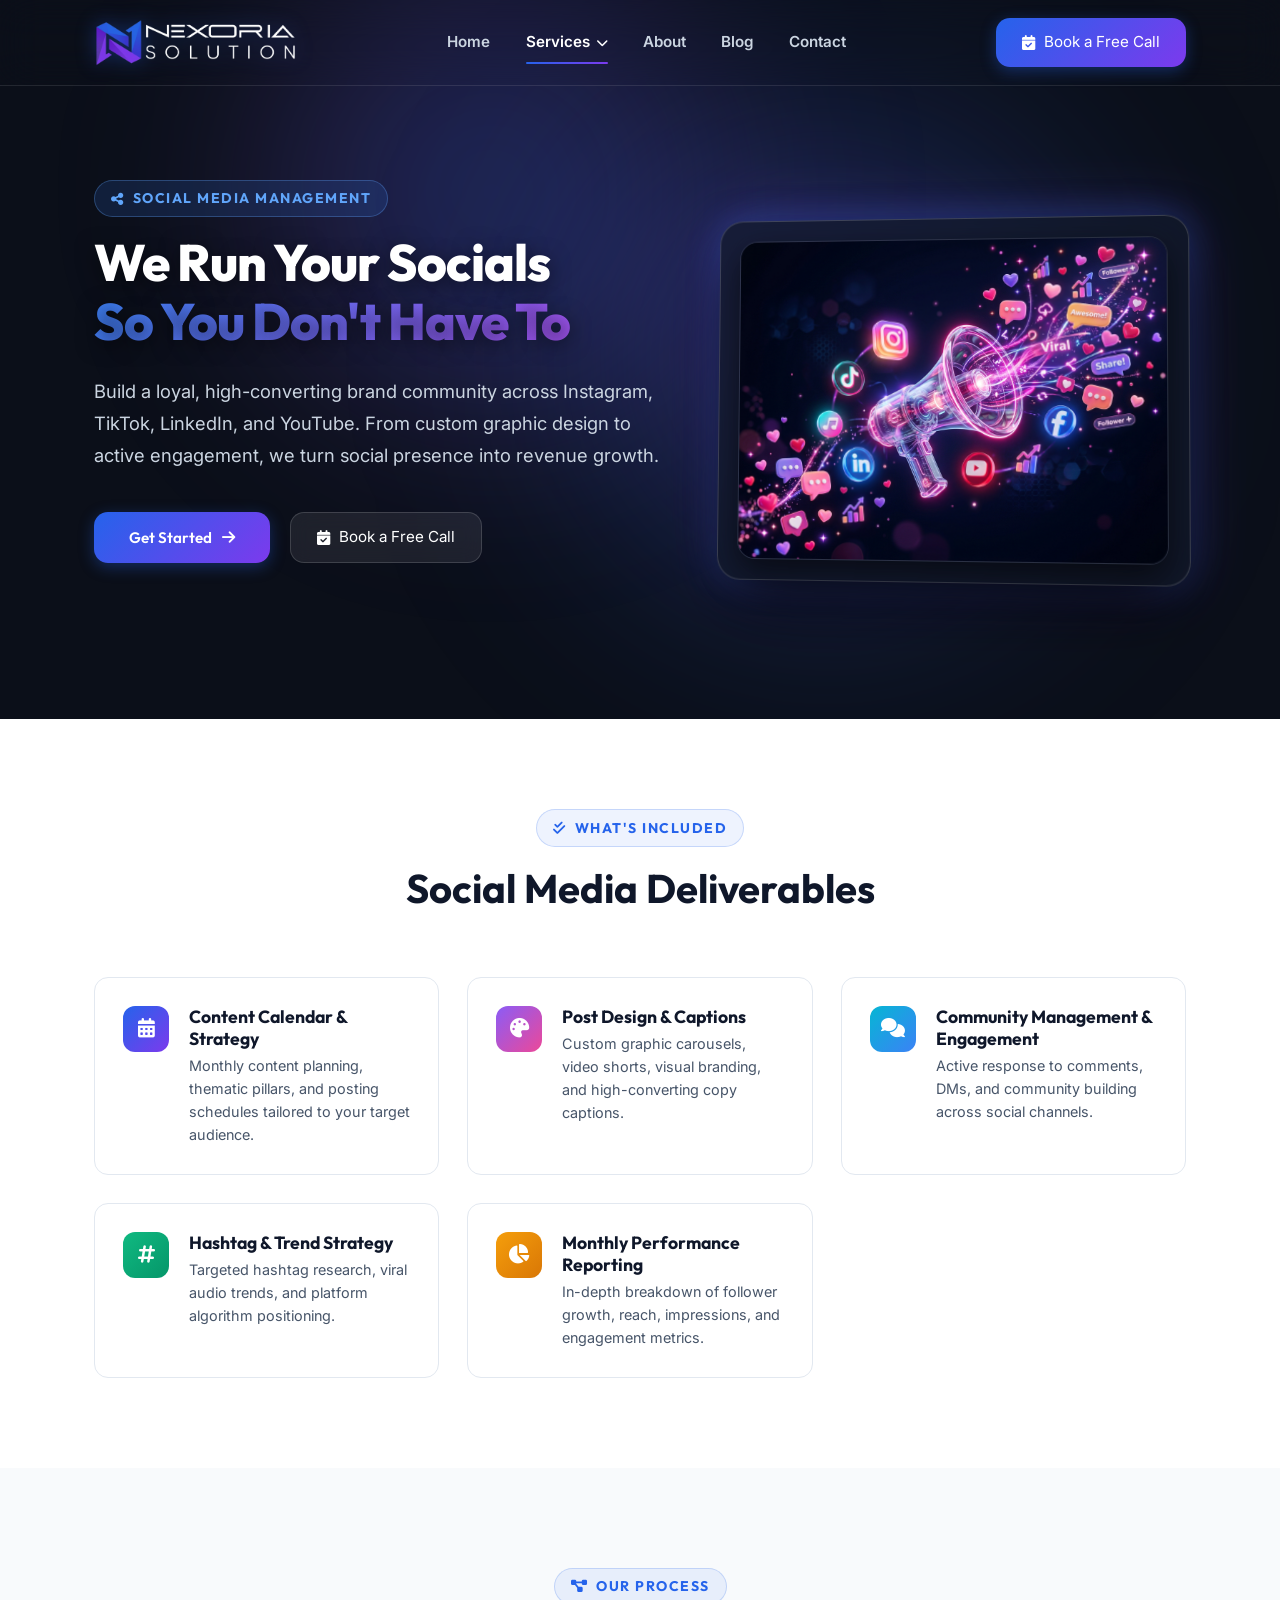
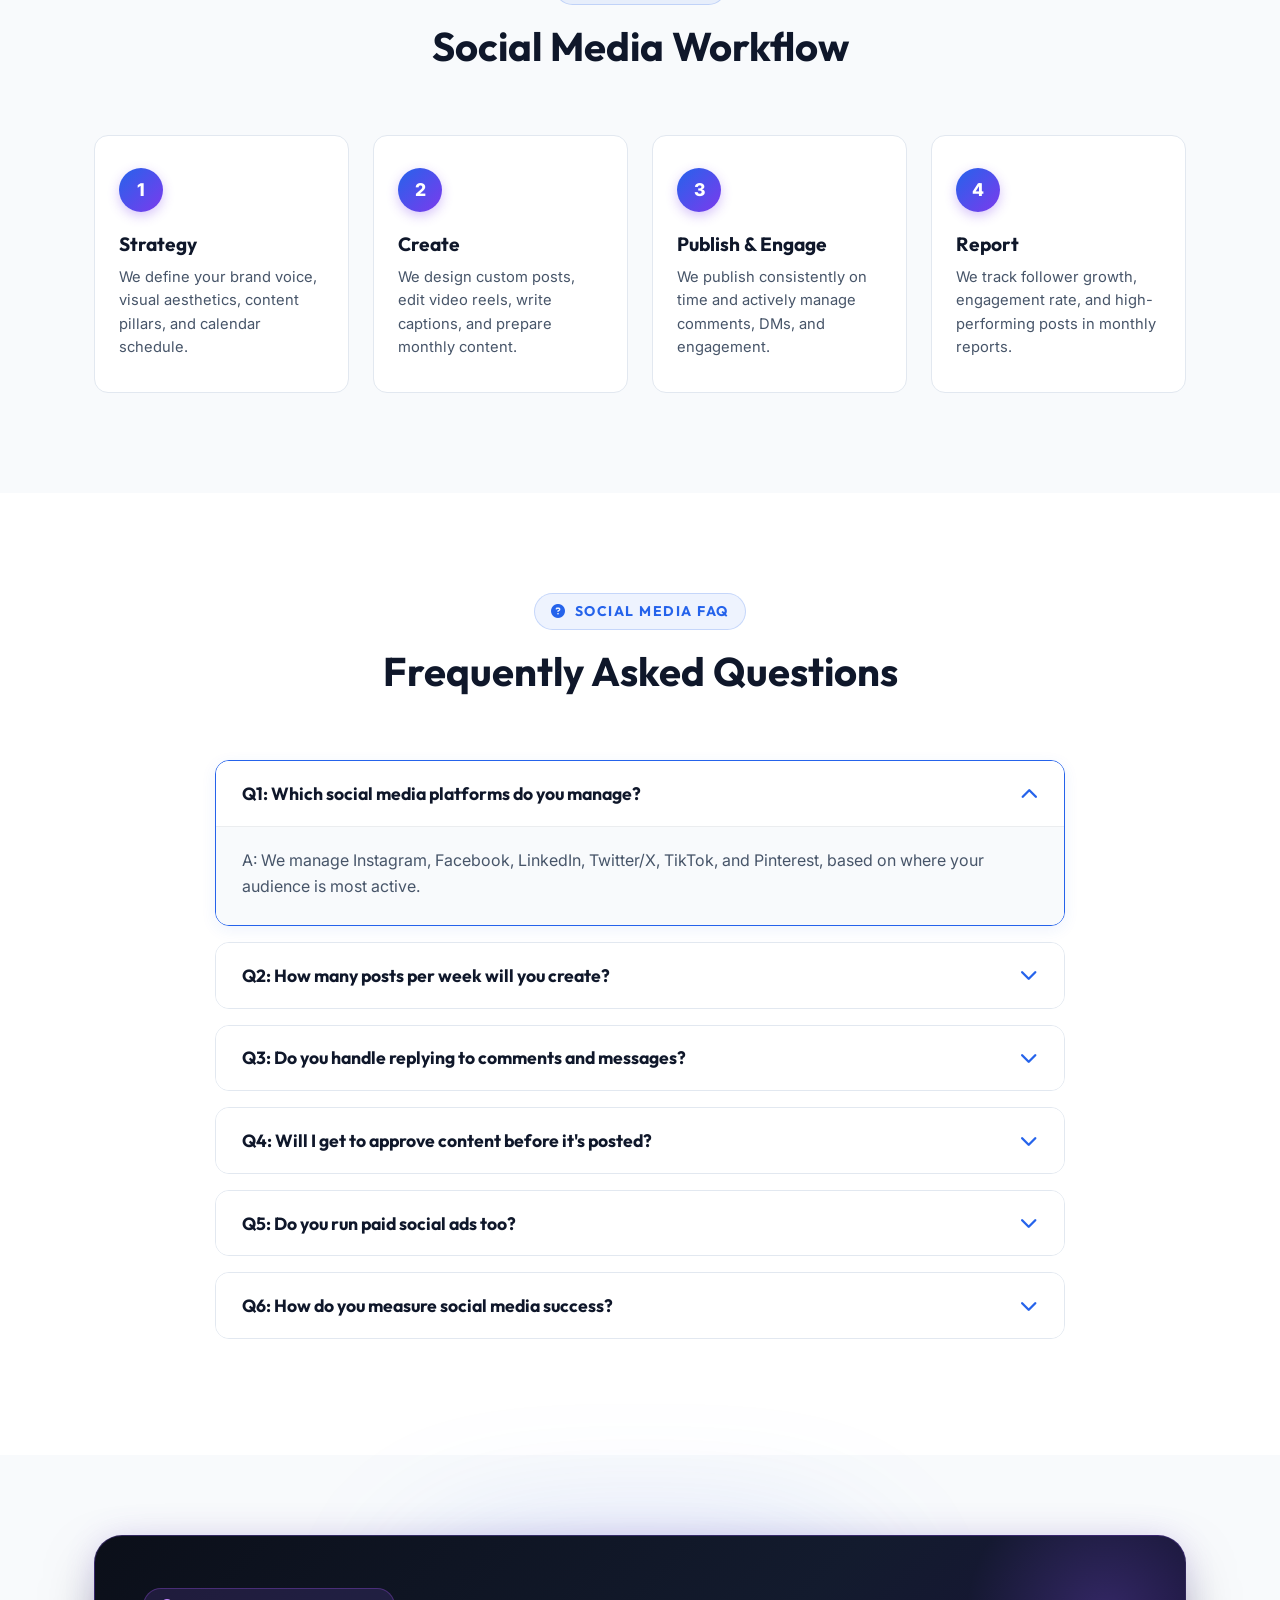
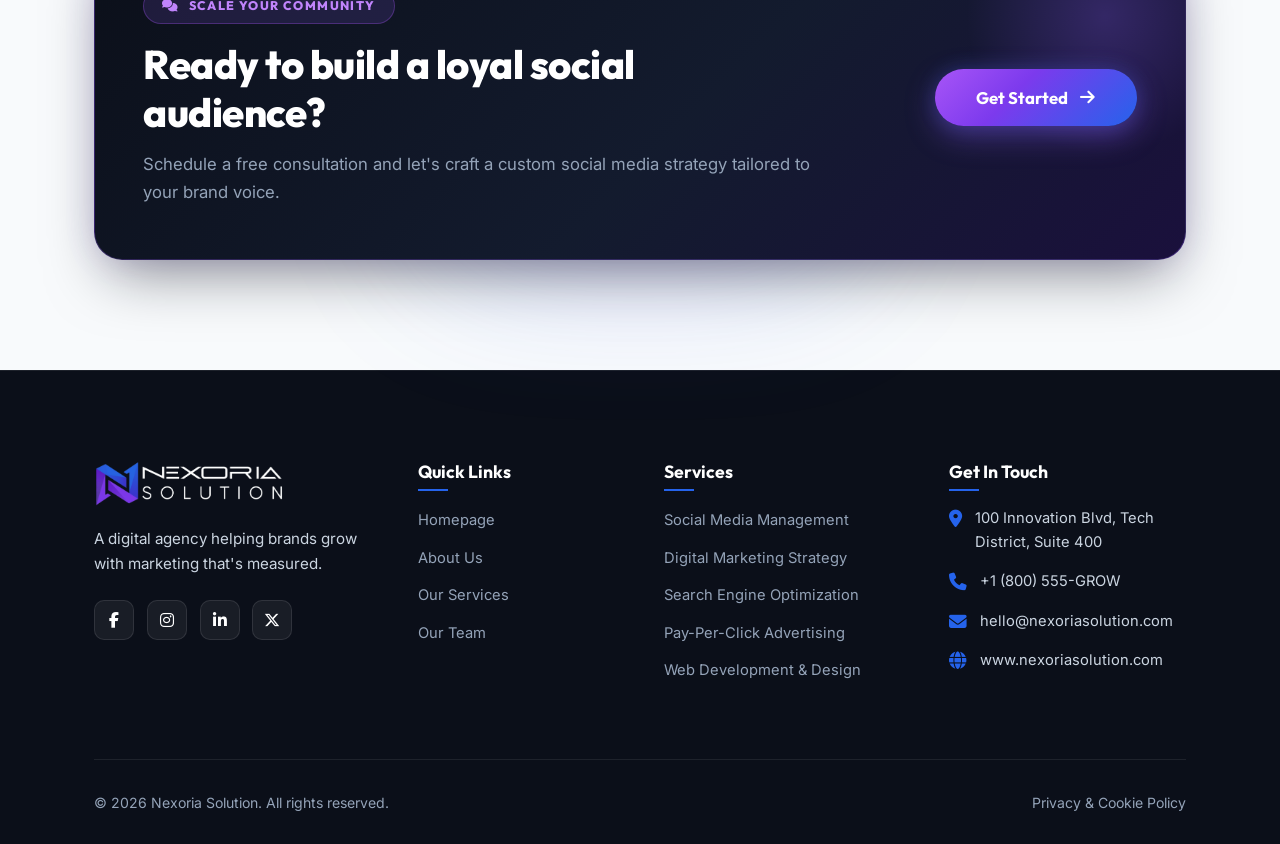
<file: service-social-media.html>
<!DOCTYPE html>
<html lang="en">

<head>
  <meta charset="UTF-8" />
  <meta name="viewport" content="width=device-width, initial-scale=1.0" />
  <title>Social Media Management | Nexoria Solution</title>
  <meta name="description"
    content="Professional social media management by Nexoria Solution. Content planning, graphics, captions, community engagement, and analytics." />
  <link rel="icon" type="image/png" href="./favicon.png" />
  <link rel="stylesheet" href="https://cdnjs.cloudflare.com/ajax/libs/font-awesome/6.4.2/css/all.min.css" />
  <link rel="stylesheet" href="./styles.css" />
</head>

<body>
  <header class="header" id="mainHeader">
    <div class="container nav-container">
      <a href="index.html" class="logo-link">
        <img src="./logo.png" alt="Nexoria Solution Logo" class="logo-img" />
      </a>

      <nav>
        <ul class="nav-menu" id="navMenu">
          <li><a href="index.html" class="nav-link">Home</a></li>

          <li class="nav-item-dropdown">
            <a href="services.html" class="nav-link dropdown-toggle active">
              Services <i class="fa-solid fa-chevron-down dropdown-icon"></i>
            </a>

            <div class="mega-menu">
              <div class="mega-menu-pointer"></div>

              <div class="mega-menu-grid">
                <!-- Column 1: STRATEGY & INSIGHT -->
                <div class="mega-column">
                  <div class="mega-column-title">
                    <span>STRATEGY & INSIGHT</span>
                  </div>
                  <div class="mega-items">
                    <a href="service-digital-marketing.html" class="mega-item">
                      <div class="mega-icon icon-purple">
                        <i class="fa-solid fa-bullseye"></i>
                      </div>
                      <div class="mega-item-content">
                        <span class="mega-item-title">Digital Marketing Strategy</span>
                        <span class="mega-item-desc">Data-driven growth & positioning</span>
                      </div>
                    </a>
                    <a href="service-analytics-growth.html" class="mega-item">
                      <div class="mega-icon icon-blue">
                        <i class="fa-solid fa-chart-line"></i>
                      </div>
                      <div class="mega-item-content">
                        <span class="mega-item-title">Data Analytics & Growth</span>
                        <span class="mega-item-desc">Conversion tracking & insights</span>
                      </div>
                    </a>
                  </div>
                </div>

                <!-- Column 2: REACH & PERFORMANCE -->
                <div class="mega-column">
                  <div class="mega-column-title">
                    <span>REACH & PERFORMANCE</span>
                  </div>
                  <div class="mega-items">
                    <a href="service-seo-search.html" class="mega-item">
                      <div class="mega-icon icon-indigo">
                        <i class="fa-solid fa-magnifying-glass-chart"></i>
                      </div>
                      <div class="mega-item-content">
                        <span class="mega-item-title">SEO & AI Search</span>
                        <span class="mega-item-desc">Rank #1 on Google & AI engines</span>
                      </div>
                    </a>
                    <a href="service-ppc-ad-management.html" class="mega-item">
                      <div class="mega-icon icon-sky">
                        <i class="fa-solid fa-rectangle-ad"></i>
                      </div>
                      <div class="mega-item-content">
                        <span class="mega-item-title">PPC & Ad Management</span>
                        <span class="mega-item-desc">High ROI paid campaign ads</span>
                      </div>
                    </a>
                    <a href="service-social-media.html" class="mega-item">
                      <div class="mega-icon icon-pink">
                        <i class="fa-solid fa-comments"></i>
                      </div>
                      <div class="mega-item-content">
                        <span class="mega-item-title">Social Media Management</span>
                        <span class="mega-item-desc">Engage & scale your audience</span>
                      </div>
                    </a>
                  </div>
                </div>

                <!-- Column 3: BRAND & CREATIVE -->
                <div class="mega-column">
                  <div class="mega-column-title">
                    <span>BRAND & CREATIVE</span>
                  </div>
                  <div class="mega-items">
                    <a href="service-branding-identity.html" class="mega-item">
                      <div class="mega-icon icon-teal">
                        <i class="fa-solid fa-palette"></i>
                      </div>
                      <div class="mega-item-content">
                        <span class="mega-item-title">Branding & Visual Design</span>
                        <span class="mega-item-desc">Logo, identity & guidelines</span>
                      </div>
                    </a>
                    <a href="service-content-marketing.html" class="mega-item">
                      <div class="mega-icon icon-emerald">
                        <i class="fa-solid fa-pen-nib"></i>
                      </div>
                      <div class="mega-item-content">
                        <span class="mega-item-title">Content Strategy & Creation</span>
                        <span class="mega-item-desc">Copywriting, visuals & stories</span>
                      </div>
                    </a>
                  </div>
                </div>

                <!-- Column 4: WEB & BUILD -->
                <div class="mega-column">
                  <div class="mega-column-title">
                    <span>WEB & BUILD</span>
                  </div>
                  <div class="mega-items">
                    <a href="service-web-development.html" class="mega-item">
                      <div class="mega-icon icon-violet">
                        <i class="fa-solid fa-laptop-code"></i>
                      </div>
                      <div class="mega-item-content">
                        <span class="mega-item-title">Website Design & Build</span>
                        <span class="mega-item-desc">Modern, fast & responsive sites</span>
                      </div>
                    </a>
                    <a href="service-ecommerce-development.html" class="mega-item">
                      <div class="mega-icon icon-amber">
                        <i class="fa-solid fa-bag-shopping"></i>
                      </div>
                      <div class="mega-item-content">
                        <span class="mega-item-title">E-Commerce Solutions</span>
                        <span class="mega-item-desc">Storefronts built to convert</span>
                      </div>
                    </a>
                    <a href="service-ux-ui-design.html" class="mega-item">
                      <div class="mega-icon icon-cyan">
                        <i class="fa-solid fa-bezier-curve"></i>
                      </div>
                      <div class="mega-item-content">
                        <span class="mega-item-title">UX / UI Product Design</span>
                        <span class="mega-item-desc">Intuitive interfaces & wireframes</span>
                      </div>
                    </a>
                  </div>
                </div>
              </div>

              <!-- Mega Dropdown Footer -->
              <div class="mega-menu-footer">
                <div class="mega-footer-text">
                  <i class="fa-solid fa-sparkles"></i>
                  <span>Full-service digital growth agency, end to end.</span>
                </div>
                <a href="services.html" class="mega-footer-btn">
                  <span>See all services</span>
                  <i class="fa-solid fa-arrow-right"></i>
                </a>
              </div>
            </div>
          </li>

          <li><a href="about.html" class="nav-link">About</a></li>
          <li><a href="index.html#blog" class="nav-link">Blog</a></li>
          <li><a href="contact.html" class="nav-link">Contact</a></li>
        </ul>
      </nav>

      <div class="nav-actions">
        <a href="contact.html" class="btn btn-primary open-audit-modal">
          <i class="fa-solid fa-calendar-check"></i> <span>Book a Free Call</span>
        </a>
        <button class="mobile-toggle" id="mobileToggle" aria-label="Toggle navigation">
          <i class="fa-solid fa-bars"></i>
        </button>
      </div>
    </div>
  </header>

  <!-- Hero Section -->
  <section class="hero" id="about-hero" style="background: var(--bg-midnight); padding: 180px 0 100px;">
    <div class="container hero-grid">
      <div class="hero-content">
        <div class="eyebrow eyebrow-dark">
          <i class="fa-solid fa-share-nodes"></i> Social Media Management
        </div>
        <h1>We Run Your Socials <span class="gradient-text">So You Don't Have To</span></h1>
        <p class="subheadline">
          Build a loyal, high-converting brand community across Instagram, TikTok, LinkedIn, and YouTube. From custom graphic design to active engagement, we turn social presence into revenue growth.
        </p>

        <div class="hero-buttons">
          <button class="btn btn-primary open-audit-modal" style="padding: 1rem 2.2rem;">
            Get Started <i class="fa-solid fa-arrow-right"></i>
          </button>
          <a href="contact.html" class="btn btn-secondary open-audit-modal">
            <i class="fa-solid fa-calendar-check"></i> Book a Free Call
          </a>
        </div>
      </div>

      <div class="hero-visual">
        <div class="hero-card-preview">
          <img src="./assets/social_media_hero_visual.jpg" alt="Social Media Management & Community Growth - Nexoria Solution" class="hero-3d-img" />
        </div>
      </div>
    </div>
  </section>

  <section class="services-section" style="background: #ffffff; padding: 90px 0;">
    <div class="container">
      <div class="section-header">
        <div class="eyebrow"><i class="fa-solid fa-check-double"></i> What's Included</div>
        <h2>Social Media Deliverables</h2>
      </div>
      <div class="deliverables-grid">
        <div class="deliverable-card">
          <div class="deliverable-icon"><i class="fa-solid fa-calendar-days"></i></div>
          <div>
            <h4>Content Calendar &amp; Strategy</h4>
            <p>Monthly content planning, thematic pillars, and posting schedules tailored to your target audience.</p>
          </div>
        </div>
        <div class="deliverable-card">
          <div class="deliverable-icon" style="background: linear-gradient(135deg, #8b5cf6, #ec4899);"><i
              class="fa-solid fa-palette"></i></div>
          <div>
            <h4>Post Design &amp; Captions</h4>
            <p>Custom graphic carousels, video shorts, visual branding, and high-converting copy captions.</p>
          </div>
        </div>
        <div class="deliverable-card">
          <div class="deliverable-icon" style="background: linear-gradient(135deg, #06b6d4, #3b82f6);"><i
              class="fa-solid fa-comments"></i></div>
          <div>
            <h4>Community Management &amp; Engagement</h4>
            <p>Active response to comments, DMs, and community building across social channels.</p>
          </div>
        </div>
        <div class="deliverable-card">
          <div class="deliverable-icon" style="background: linear-gradient(135deg, #10b981, #059669);"><i
              class="fa-solid fa-hashtag"></i></div>
          <div>
            <h4>Hashtag &amp; Trend Strategy</h4>
            <p>Targeted hashtag research, viral audio trends, and platform algorithm positioning.</p>
          </div>
        </div>
        <div class="deliverable-card">
          <div class="deliverable-icon" style="background: linear-gradient(135deg, #f59e0b, #d97706);"><i
              class="fa-solid fa-chart-pie"></i></div>
          <div>
            <h4>Monthly Performance Reporting</h4>
            <p>In-depth breakdown of follower growth, reach, impressions, and engagement metrics.</p>
          </div>
        </div>
      </div>
    </div>
  </section>

  <section class="process-section">
    <div class="container">
      <div class="section-header">
        <div class="eyebrow"><i class="fa-solid fa-diagram-project"></i> Our Process</div>
        <h2>Social Media Workflow</h2>
      </div>
      <div class="stepper-grid">
        <div class="stepper-card">
          <div class="stepper-number">1</div>
          <h3>Strategy</h3>
          <p>We define your brand voice, visual aesthetics, content pillars, and calendar schedule.</p>
        </div>
        <div class="stepper-card">
          <div class="stepper-number">2</div>
          <h3>Create</h3>
          <p>We design custom posts, edit video reels, write captions, and prepare monthly content.</p>
        </div>
        <div class="stepper-card">
          <div class="stepper-number">3</div>
          <h3>Publish &amp; Engage</h3>
          <p>We publish consistently on time and actively manage comments, DMs, and engagement.</p>
        </div>
        <div class="stepper-card">
          <div class="stepper-number">4</div>
          <h3>Report</h3>
          <p>We track follower growth, engagement rate, and high-performing posts in monthly reports.</p>
        </div>
      </div>
    </div>
  </section>

  <section class="faq-section">
    <div class="container">
      <div class="section-header">
        <div class="eyebrow"><i class="fa-solid fa-circle-question"></i> Social Media FAQ</div>
        <h2>Frequently Asked Questions</h2>
      </div>
      <div class="faq-accordion" style="max-width: 850px; margin: 0 auto;">
        <div class="faq-item active"><button class="faq-question"><span>Q1: Which social media platforms do you
              manage?</span><i class="fa-solid fa-chevron-down"></i></button>
          <div class="faq-answer">
            <div class="faq-answer-inner">A: We manage Instagram, Facebook, LinkedIn, Twitter/X, TikTok, and Pinterest,
              based on where your audience is most active.</div>
          </div>
        </div>
        <div class="faq-item"><button class="faq-question"><span>Q2: How many posts per week will you create?</span><i
              class="fa-solid fa-chevron-down"></i></button>
          <div class="faq-answer">
            <div class="faq-answer-inner">A: Posting frequency depends on the platform, typically 3-7 posts per week per
              platform, tailored to your plan.</div>
          </div>
        </div>
        <div class="faq-item"><button class="faq-question"><span>Q3: Do you handle replying to comments and
              messages?</span><i class="fa-solid fa-chevron-down"></i></button>
          <div class="faq-answer">
            <div class="faq-answer-inner">A: Yes, community management including comments and DMs is part of our social
              media management service.</div>
          </div>
        </div>
        <div class="faq-item"><button class="faq-question"><span>Q4: Will I get to approve content before it's
              posted?</span><i class="fa-solid fa-chevron-down"></i></button>
          <div class="faq-answer">
            <div class="faq-answer-inner">A: Yes, we share a content calendar for your review and approval before
              anything goes live.</div>
          </div>
        </div>
        <div class="faq-item"><button class="faq-question"><span>Q5: Do you run paid social ads too?</span><i
              class="fa-solid fa-chevron-down"></i></button>
          <div class="faq-answer">
            <div class="faq-answer-inner">A: Paid social advertising is handled through our PPC &amp; Ad Management service,
              which pairs well with organic social management.</div>
          </div>
        </div>
        <div class="faq-item"><button class="faq-question"><span>Q6: How do you measure social media success?</span><i
              class="fa-solid fa-chevron-down"></i></button>
          <div class="faq-answer">
            <div class="faq-answer-inner">A: We track growth, engagement rate, and which content performs best, and
              share this in monthly reports.</div>
          </div>
        </div>
      </div>
    </div>
  </section>

  <!-- CTA Banner -->
  <section class="cta-banner-unique">
    <div class="cta-unique-glow"></div>
    <div class="container">
      <div class="cta-unique-card">
        <div class="cta-unique-text-col">
          <div class="cta-eyebrow-badge">
            <i class="fa-solid fa-comments"></i> SCALE YOUR COMMUNITY
          </div>
          <h2>Ready to build a loyal social audience?</h2>
          <p>
            Schedule a free consultation and let's craft a custom social media strategy tailored to your brand voice.
          </p>
        </div>
        <div class="cta-unique-btn-col">
          <button class="cta-unique-btn open-audit-modal">
            <span>Get Started</span>
            <i class="fa-solid fa-arrow-right"></i>
          </button>
        </div>
      </div>
    </div>
  </section>

  <!-- Footer -->
  <footer class="footer" id="contact">
    <div class="container">
      <div class="footer-grid">
        <!-- Col 1: Brand -->
        <div class="footer-brand">
          <img src="./logo.png" alt="Nexoria Solution Logo" class="footer-logo" />
          <p>A digital agency helping brands grow with marketing that's measured.</p>
          <div class="social-links-flex">
            <a href="#" class="social-icon" aria-label="Facebook"><i class="fa-brands fa-facebook-f"></i></a>
            <a href="#" class="social-icon" aria-label="Instagram"><i class="fa-brands fa-instagram"></i></a>
            <a href="#" class="social-icon" aria-label="LinkedIn"><i class="fa-brands fa-linkedin-in"></i></a>
            <a href="#" class="social-icon" aria-label="Twitter X"><i class="fa-brands fa-x-twitter"></i></a>
          </div>
        </div>

        <!-- Col 2: Quick Links -->
        <div class="footer-col">
          <h4>Quick Links</h4>
          <ul class="footer-links">
            <li><a href="index.html">Homepage</a></li>
            <li><a href="about.html">About Us</a></li>
            <li><a href="services.html">Our Services</a></li>
            <li><a href="index.html#why">Our Team</a></li>
          </ul>
        </div>

        <!-- Col 3: Services -->
        <div class="footer-col">
          <h4>Services</h4>
          <ul class="footer-links">
            <li><a href="service-social-media.html">Social Media Management</a></li>
            <li><a href="service-digital-marketing.html">Digital Marketing Strategy</a></li>
            <li><a href="service-seo-search.html">Search Engine Optimization</a></li>
            <li><a href="service-ppc-ad-management.html">Pay-Per-Click Advertising</a></li>
            <li><a href="service-web-development.html">Web Development &amp; Design</a></li>
          </ul>
        </div>

        <!-- Col 4: Get In Touch -->
        <div class="footer-col">
          <h4>Get In Touch</h4>
          <ul class="contact-list">
            <li>
              <i class="fa-solid fa-location-dot"></i>
              <span>100 Innovation Blvd, Tech District, Suite 400</span>
            </li>
            <li>
              <i class="fa-solid fa-phone"></i>
              <span>+1 (800) 555-GROW</span>
            </li>
            <li>
              <i class="fa-solid fa-envelope"></i>
              <a href="mailto:hello@nexoriasolution.com" style="color:inherit;">hello@nexoriasolution.com</a>
            </li>
            <li>
              <i class="fa-solid fa-globe"></i>
              <a href="http://www.nexoriasolution.com" target="_blank"
                style="color:inherit;">www.nexoriasolution.com</a>
            </li>
          </ul>
        </div>
      </div>

      <!-- Footer Bottom -->
      <div class="footer-bottom">
        <div>&copy; 2026 Nexoria Solution. All rights reserved.</div>
        <div><a href="#" style="color:#94a3b8;">Privacy &amp; Cookie Policy</a></div>
      </div>
    </div>
  </footer>

  <div class="modal-overlay" id="globalModalOverlay">
    <div id="globalModalContent"></div>
  </div>
  <script src="./script.js"></script>
</body>

</html>
</file>
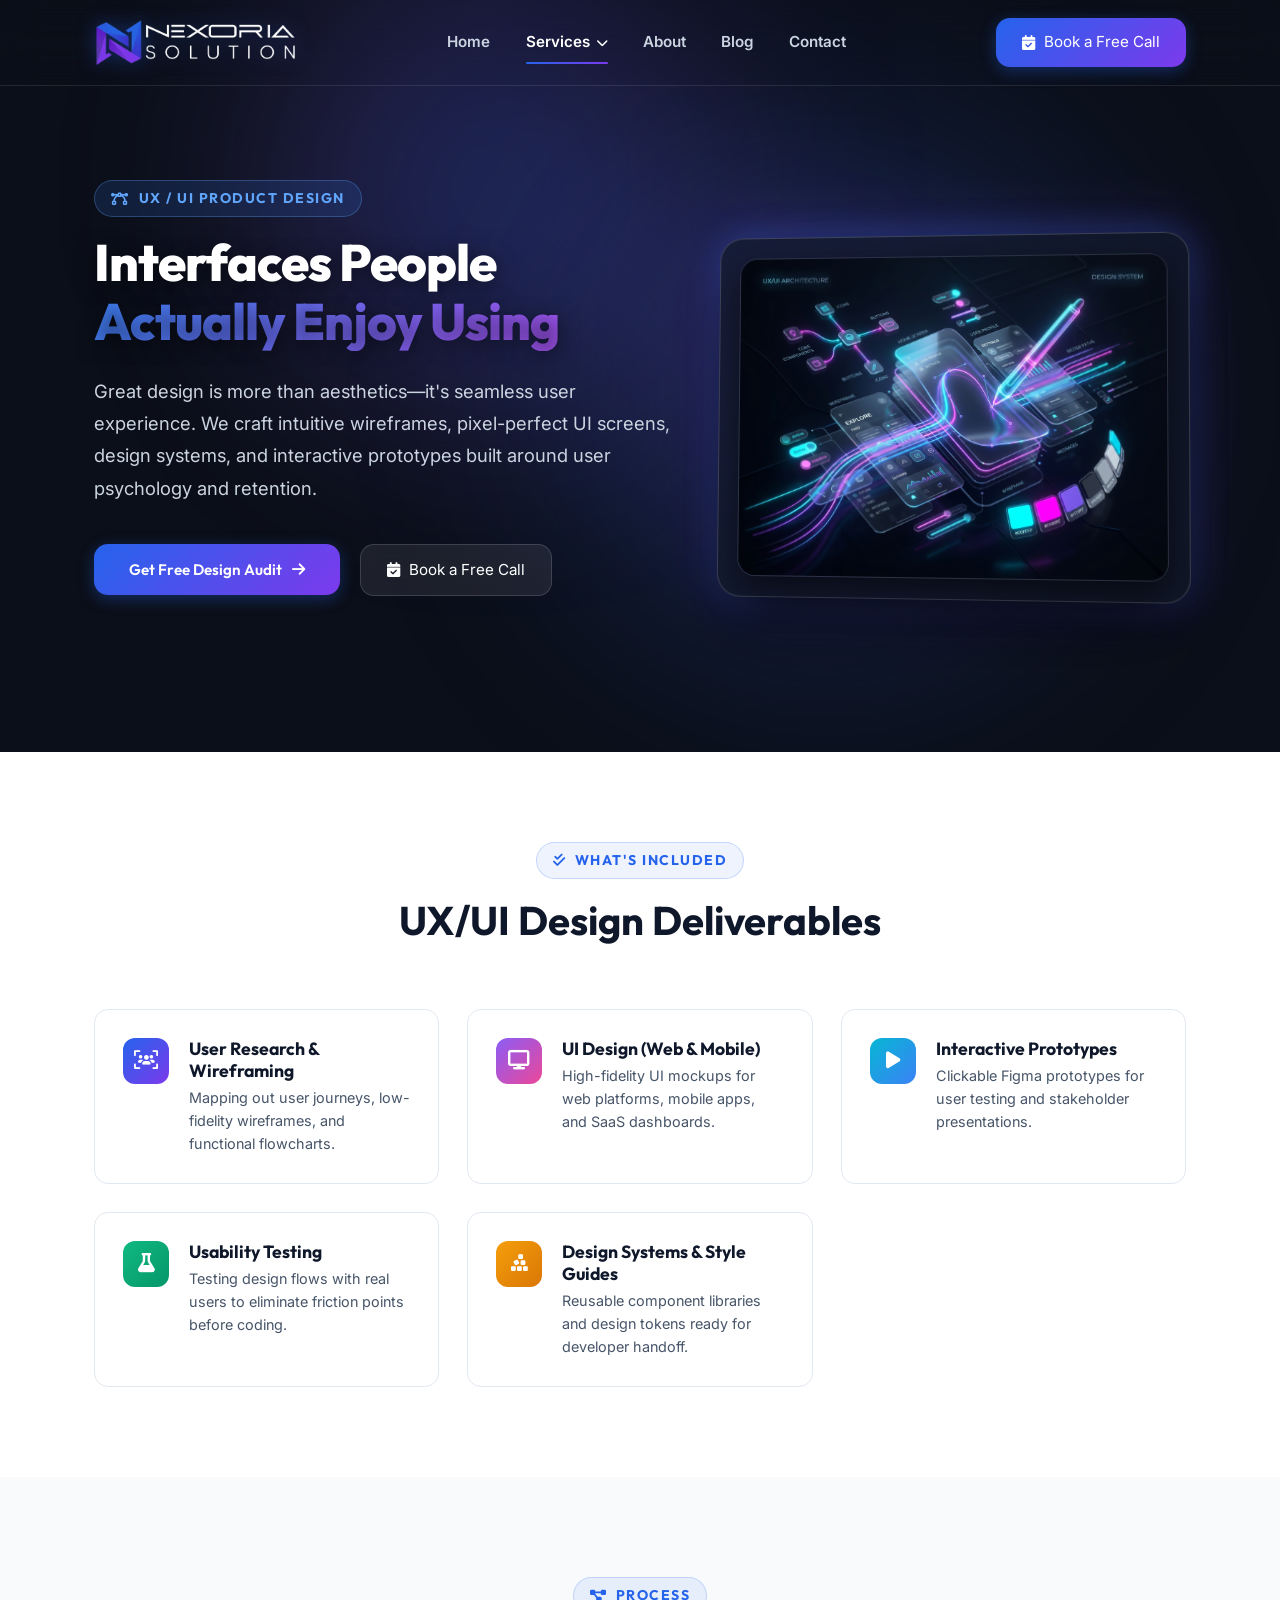
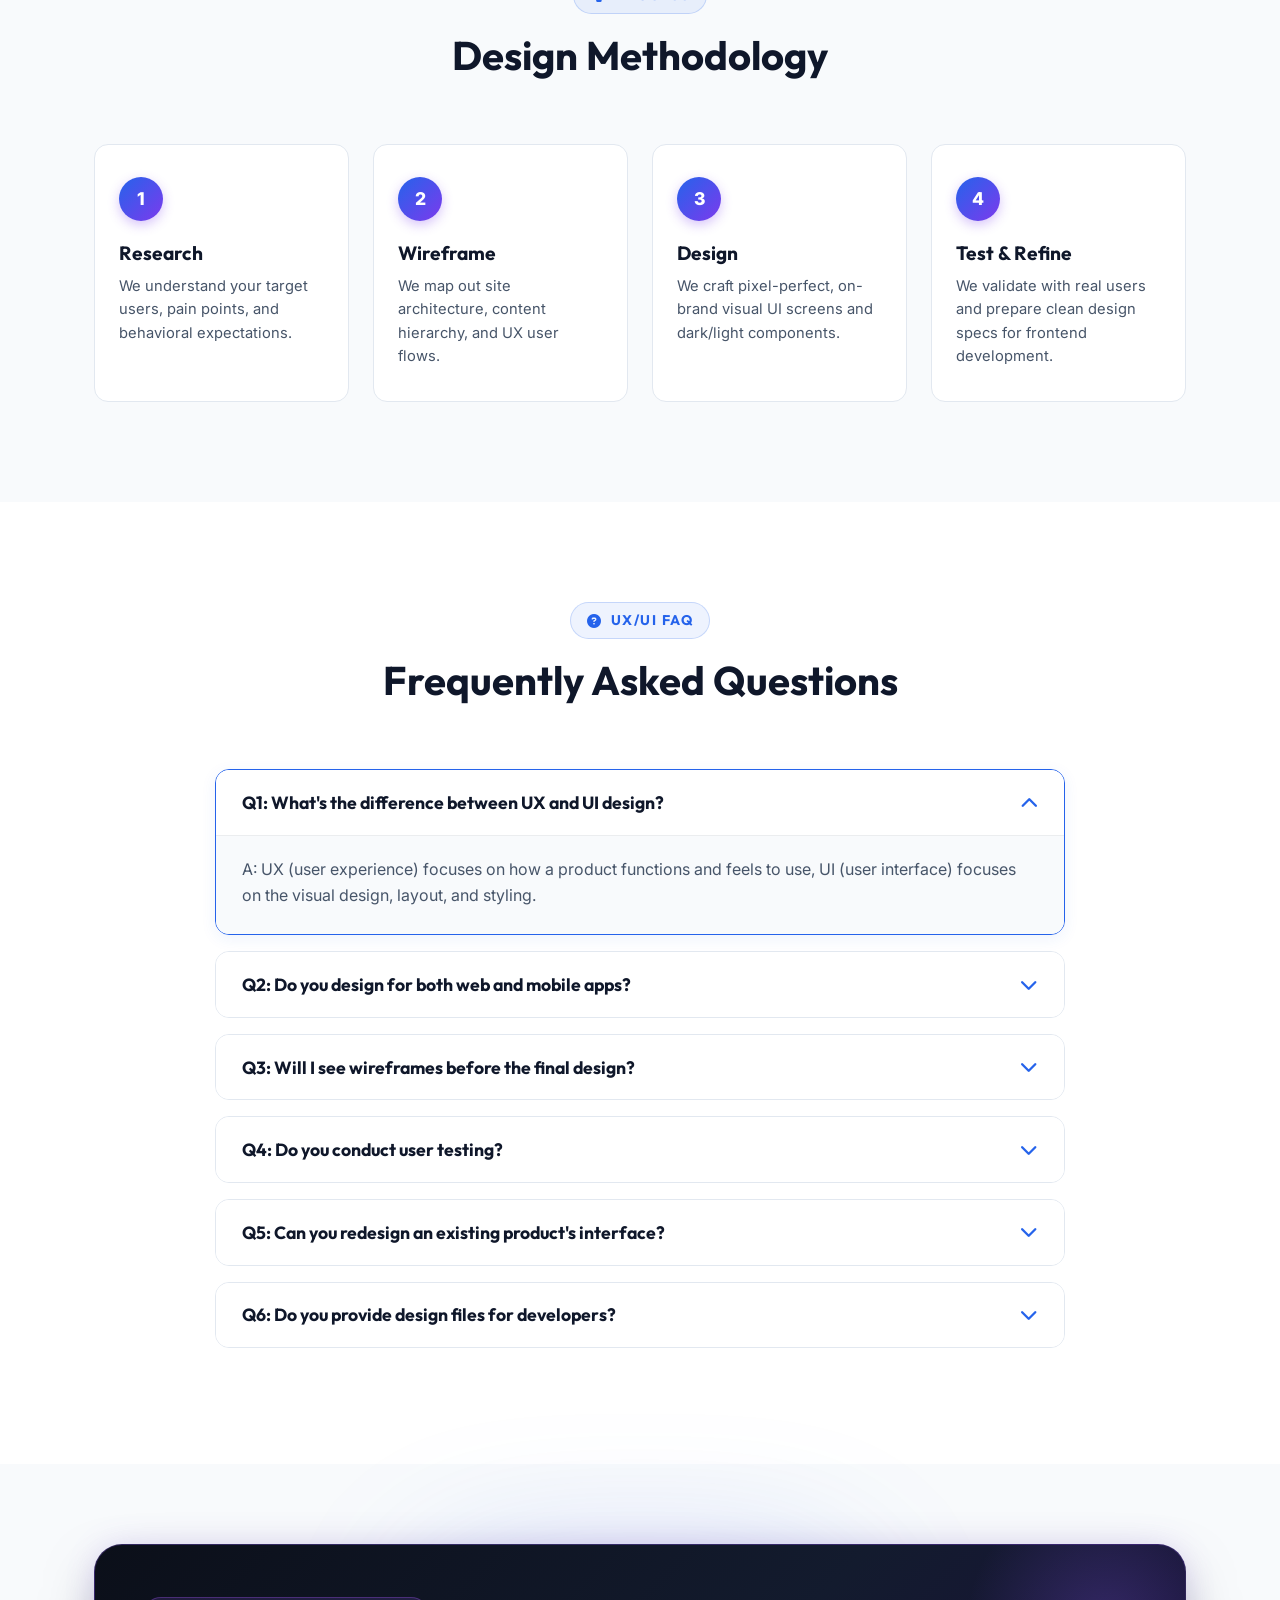
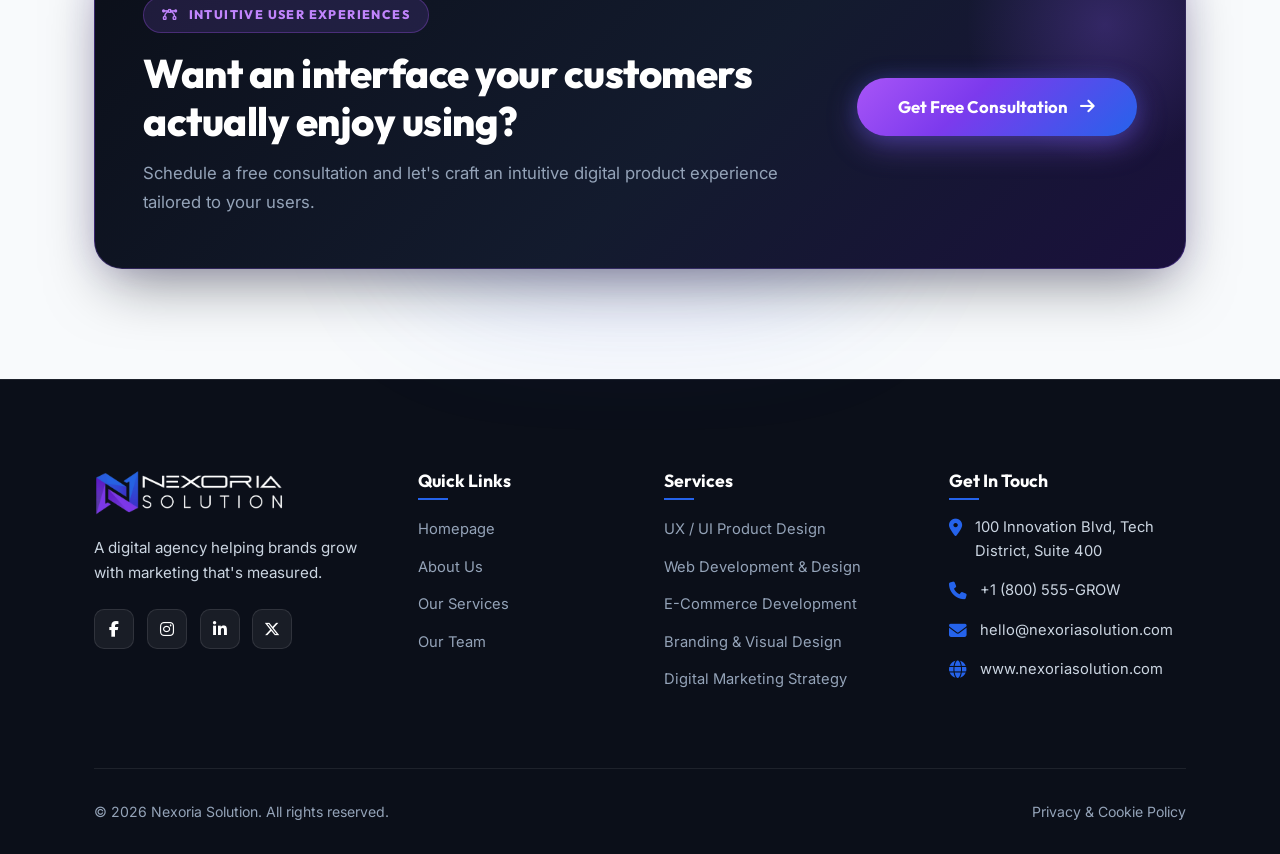
<file: service-ux-ui-design.html>
<!DOCTYPE html>
<html lang="en">

<head>
  <meta charset="UTF-8" />
  <meta name="viewport" content="width=device-width, initial-scale=1.0" />
  <title>UX/UI Design Services | Nexoria Solution</title>
  <meta name="description"
    content="User-centered UX/UI design by Nexoria Solution. User research, wireframing, mobile app design, interactive prototypes, and usability testing." />
  <link rel="icon" type="image/png" href="./favicon.png" />
  <link rel="stylesheet" href="https://cdnjs.cloudflare.com/ajax/libs/font-awesome/6.4.2/css/all.min.css" />
  <link rel="stylesheet" href="./styles.css" />
</head>

<body>
  <header class="header" id="mainHeader">
    <div class="container nav-container">
      <a href="index.html" class="logo-link">
        <img src="./logo.png" alt="Nexoria Solution Logo" class="logo-img" />
      </a>

      <nav>
        <ul class="nav-menu" id="navMenu">
          <li><a href="index.html" class="nav-link">Home</a></li>

          <li class="nav-item-dropdown">
            <a href="services.html" class="nav-link dropdown-toggle active">
              Services <i class="fa-solid fa-chevron-down dropdown-icon"></i>
            </a>

            <div class="mega-menu">
              <div class="mega-menu-pointer"></div>

              <div class="mega-menu-grid">
                <!-- Column 1: STRATEGY & INSIGHT -->
                <div class="mega-column">
                  <div class="mega-column-title">
                    <span>STRATEGY & INSIGHT</span>
                  </div>
                  <div class="mega-items">
                    <a href="service-digital-marketing.html" class="mega-item">
                      <div class="mega-icon icon-purple">
                        <i class="fa-solid fa-bullseye"></i>
                      </div>
                      <div class="mega-item-content">
                        <span class="mega-item-title">Digital Marketing Strategy</span>
                        <span class="mega-item-desc">Data-driven growth & positioning</span>
                      </div>
                    </a>
                    <a href="service-analytics-growth.html" class="mega-item">
                      <div class="mega-icon icon-blue">
                        <i class="fa-solid fa-chart-line"></i>
                      </div>
                      <div class="mega-item-content">
                        <span class="mega-item-title">Data Analytics & Growth</span>
                        <span class="mega-item-desc">Conversion tracking & insights</span>
                      </div>
                    </a>
                  </div>
                </div>

                <!-- Column 2: REACH & PERFORMANCE -->
                <div class="mega-column">
                  <div class="mega-column-title">
                    <span>REACH & PERFORMANCE</span>
                  </div>
                  <div class="mega-items">
                    <a href="service-seo-search.html" class="mega-item">
                      <div class="mega-icon icon-indigo">
                        <i class="fa-solid fa-magnifying-glass-chart"></i>
                      </div>
                      <div class="mega-item-content">
                        <span class="mega-item-title">SEO & AI Search</span>
                        <span class="mega-item-desc">Rank #1 on Google & AI engines</span>
                      </div>
                    </a>
                    <a href="service-ppc-ad-management.html" class="mega-item">
                      <div class="mega-icon icon-sky">
                        <i class="fa-solid fa-rectangle-ad"></i>
                      </div>
                      <div class="mega-item-content">
                        <span class="mega-item-title">PPC & Ad Management</span>
                        <span class="mega-item-desc">High ROI paid campaign ads</span>
                      </div>
                    </a>
                    <a href="service-social-media.html" class="mega-item">
                      <div class="mega-icon icon-pink">
                        <i class="fa-solid fa-comments"></i>
                      </div>
                      <div class="mega-item-content">
                        <span class="mega-item-title">Social Media Management</span>
                        <span class="mega-item-desc">Engage & scale your audience</span>
                      </div>
                    </a>
                  </div>
                </div>

                <!-- Column 3: BRAND & CREATIVE -->
                <div class="mega-column">
                  <div class="mega-column-title">
                    <span>BRAND & CREATIVE</span>
                  </div>
                  <div class="mega-items">
                    <a href="service-branding-identity.html" class="mega-item">
                      <div class="mega-icon icon-teal">
                        <i class="fa-solid fa-palette"></i>
                      </div>
                      <div class="mega-item-content">
                        <span class="mega-item-title">Branding & Visual Design</span>
                        <span class="mega-item-desc">Logo, identity & guidelines</span>
                      </div>
                    </a>
                    <a href="service-content-marketing.html" class="mega-item">
                      <div class="mega-icon icon-emerald">
                        <i class="fa-solid fa-pen-nib"></i>
                      </div>
                      <div class="mega-item-content">
                        <span class="mega-item-title">Content Strategy & Creation</span>
                        <span class="mega-item-desc">Copywriting, visuals & stories</span>
                      </div>
                    </a>
                  </div>
                </div>

                <!-- Column 4: WEB & BUILD -->
                <div class="mega-column">
                  <div class="mega-column-title">
                    <span>WEB & BUILD</span>
                  </div>
                  <div class="mega-items">
                    <a href="service-web-development.html" class="mega-item">
                      <div class="mega-icon icon-violet">
                        <i class="fa-solid fa-laptop-code"></i>
                      </div>
                      <div class="mega-item-content">
                        <span class="mega-item-title">Website Design & Build</span>
                        <span class="mega-item-desc">Modern, fast & responsive sites</span>
                      </div>
                    </a>
                    <a href="service-ecommerce-development.html" class="mega-item">
                      <div class="mega-icon icon-amber">
                        <i class="fa-solid fa-bag-shopping"></i>
                      </div>
                      <div class="mega-item-content">
                        <span class="mega-item-title">E-Commerce Solutions</span>
                        <span class="mega-item-desc">Storefronts built to convert</span>
                      </div>
                    </a>
                    <a href="service-ux-ui-design.html" class="mega-item">
                      <div class="mega-icon icon-cyan">
                        <i class="fa-solid fa-bezier-curve"></i>
                      </div>
                      <div class="mega-item-content">
                        <span class="mega-item-title">UX / UI Product Design</span>
                        <span class="mega-item-desc">Intuitive interfaces & wireframes</span>
                      </div>
                    </a>
                  </div>
                </div>
              </div>

              <!-- Mega Dropdown Footer -->
              <div class="mega-menu-footer">
                <div class="mega-footer-text">
                  <i class="fa-solid fa-sparkles"></i>
                  <span>Full-service digital growth agency, end to end.</span>
                </div>
                <a href="services.html" class="mega-footer-btn">
                  <span>See all services</span>
                  <i class="fa-solid fa-arrow-right"></i>
                </a>
              </div>
            </div>
          </li>

          <li><a href="about.html" class="nav-link">About</a></li>
          <li><a href="index.html#blog" class="nav-link">Blog</a></li>
          <li><a href="contact.html" class="nav-link">Contact</a></li>
        </ul>
      </nav>

      <div class="nav-actions">
        <a href="contact.html" class="btn btn-primary open-audit-modal">
          <i class="fa-solid fa-calendar-check"></i> <span>Book a Free Call</span>
        </a>
        <button class="mobile-toggle" id="mobileToggle" aria-label="Toggle navigation">
          <i class="fa-solid fa-bars"></i>
        </button>
      </div>
    </div>
  </header>

  <!-- Hero Section -->
  <section class="hero" id="about-hero" style="background: var(--bg-midnight); padding: 180px 0 100px;">
    <div class="container hero-grid">
      <div class="hero-content">
        <div class="eyebrow eyebrow-dark">
          <i class="fa-solid fa-bezier-curve"></i> UX / UI Product Design
        </div>
        <h1>Interfaces People <span class="gradient-text">Actually Enjoy Using</span></h1>
        <p class="subheadline">
          Great design is more than aesthetics—it's seamless user experience. We craft intuitive wireframes, pixel-perfect UI screens, design systems, and interactive prototypes built around user psychology and retention.
        </p>

        <div class="hero-buttons">
          <button class="btn btn-primary open-audit-modal" style="padding: 1rem 2.2rem;">
            Get Free Design Audit <i class="fa-solid fa-arrow-right"></i>
          </button>
          <a href="contact.html" class="btn btn-secondary open-audit-modal">
            <i class="fa-solid fa-calendar-check"></i> Book a Free Call
          </a>
        </div>
      </div>

      <div class="hero-visual">
        <div class="hero-card-preview">
          <img src="./assets/ux_ui_hero_visual.jpg" alt="UX/UI Product Design & Architecture - Nexoria Solution" class="hero-3d-img" />
        </div>
      </div>
    </div>
  </section>

  <section class="services-section" style="background: #ffffff; padding: 90px 0;">
    <div class="container">
      <div class="section-header">
        <div class="eyebrow"><i class="fa-solid fa-check-double"></i> What's Included</div>
        <h2>UX/UI Design Deliverables</h2>
      </div>
      <div class="deliverables-grid">
        <div class="deliverable-card">
          <div class="deliverable-icon"><i class="fa-solid fa-users-viewfinder"></i></div>
          <div>
            <h4>User Research &amp; Wireframing</h4>
            <p>Mapping out user journeys, low-fidelity wireframes, and functional flowcharts.</p>
          </div>
        </div>
        <div class="deliverable-card">
          <div class="deliverable-icon" style="background: linear-gradient(135deg, #8b5cf6, #ec4899);"><i
              class="fa-solid fa-display"></i></div>
          <div>
            <h4>UI Design (Web &amp; Mobile)</h4>
            <p>High-fidelity UI mockups for web platforms, mobile apps, and SaaS dashboards.</p>
          </div>
        </div>
        <div class="deliverable-card">
          <div class="deliverable-icon" style="background: linear-gradient(135deg, #06b6d4, #3b82f6);"><i
              class="fa-solid fa-play"></i></div>
          <div>
            <h4>Interactive Prototypes</h4>
            <p>Clickable Figma prototypes for user testing and stakeholder presentations.</p>
          </div>
        </div>
        <div class="deliverable-card">
          <div class="deliverable-icon" style="background: linear-gradient(135deg, #10b981, #059669);"><i
              class="fa-solid fa-flask"></i></div>
          <div>
            <h4>Usability Testing</h4>
            <p>Testing design flows with real users to eliminate friction points before coding.</p>
          </div>
        </div>
        <div class="deliverable-card">
          <div class="deliverable-icon" style="background: linear-gradient(135deg, #f59e0b, #d97706);"><i
              class="fa-solid fa-cubes-stacked"></i></div>
          <div>
            <h4>Design Systems &amp; Style Guides</h4>
            <p>Reusable component libraries and design tokens ready for developer handoff.</p>
          </div>
        </div>
      </div>
    </div>
  </section>

  <section class="process-section">
    <div class="container">
      <div class="section-header">
        <div class="eyebrow"><i class="fa-solid fa-diagram-project"></i> Process</div>
        <h2>Design Methodology</h2>
      </div>
      <div class="stepper-grid">
        <div class="stepper-card">
          <div class="stepper-number">1</div>
          <h3>Research</h3>
          <p>We understand your target users, pain points, and behavioral expectations.</p>
        </div>
        <div class="stepper-card">
          <div class="stepper-number">2</div>
          <h3>Wireframe</h3>
          <p>We map out site architecture, content hierarchy, and UX user flows.</p>
        </div>
        <div class="stepper-card">
          <div class="stepper-number">3</div>
          <h3>Design</h3>
          <p>We craft pixel-perfect, on-brand visual UI screens and dark/light components.</p>
        </div>
        <div class="stepper-card">
          <div class="stepper-number">4</div>
          <h3>Test &amp; Refine</h3>
          <p>We validate with real users and prepare clean design specs for frontend development.</p>
        </div>
      </div>
    </div>
  </section>

  <section class="faq-section">
    <div class="container">
      <div class="section-header">
        <div class="eyebrow"><i class="fa-solid fa-circle-question"></i> UX/UI FAQ</div>
        <h2>Frequently Asked Questions</h2>
      </div>
      <div class="faq-accordion" style="max-width: 850px; margin: 0 auto;">
        <div class="faq-item active"><button class="faq-question"><span>Q1: What's the difference between UX and UI
              design?</span><i class="fa-solid fa-chevron-down"></i></button>
          <div class="faq-answer">
            <div class="faq-answer-inner">A: UX (user experience) focuses on how a product functions and feels to use,
              UI (user interface) focuses on the visual design, layout, and styling.</div>
          </div>
        </div>
        <div class="faq-item"><button class="faq-question"><span>Q2: Do you design for both web and mobile
              apps?</span><i class="fa-solid fa-chevron-down"></i></button>
          <div class="faq-answer">
            <div class="faq-answer-inner">A: Yes, we design UX/UI for websites, web apps, and mobile applications.</div>
          </div>
        </div>
        <div class="faq-item"><button class="faq-question"><span>Q3: Will I see wireframes before the final
              design?</span><i class="fa-solid fa-chevron-down"></i></button>
          <div class="faq-answer">
            <div class="faq-answer-inner">A: Yes, we always start with wireframes and user flows before moving into full
              visual design.</div>
          </div>
        </div>
        <div class="faq-item"><button class="faq-question"><span>Q4: Do you conduct user testing?</span><i
              class="fa-solid fa-chevron-down"></i></button>
          <div class="faq-answer">
            <div class="faq-answer-inner">A: Yes, usability testing with real users is part of our process to validate
              designs before handoff.</div>
          </div>
        </div>
        <div class="faq-item"><button class="faq-question"><span>Q5: Can you redesign an existing product's
              interface?</span><i class="fa-solid fa-chevron-down"></i></button>
          <div class="faq-answer">
            <div class="faq-answer-inner">A: Absolutely, we can audit your current UX/UI and redesign it for better
              usability and conversions.</div>
          </div>
        </div>
        <div class="faq-item"><button class="faq-question"><span>Q6: Do you provide design files for
              developers?</span><i class="fa-solid fa-chevron-down"></i></button>
          <div class="faq-answer">
            <div class="faq-answer-inner">A: Yes, we deliver organized design files and design systems ready for
              development handoff.</div>
          </div>
        </div>
      </div>
    </div>
  </section>

  <!-- CTA Banner -->
  <section class="cta-banner-unique">
    <div class="cta-unique-glow"></div>
    <div class="container">
      <div class="cta-unique-card">
        <div class="cta-unique-text-col">
          <div class="cta-eyebrow-badge">
            <i class="fa-solid fa-bezier-curve"></i> INTUITIVE USER EXPERIENCES
          </div>
          <h2>Want an interface your customers actually enjoy using?</h2>
          <p>
            Schedule a free consultation and let's craft an intuitive digital product experience tailored to your users.
          </p>
        </div>
        <div class="cta-unique-btn-col">
          <button class="cta-unique-btn open-audit-modal">
            <span>Get Free Consultation</span>
            <i class="fa-solid fa-arrow-right"></i>
          </button>
        </div>
      </div>
    </div>
  </section>

  <!-- Footer -->
  <footer class="footer" id="contact">
    <div class="container">
      <div class="footer-grid">
        <!-- Col 1: Brand -->
        <div class="footer-brand">
          <img src="./logo.png" alt="Nexoria Solution Logo" class="footer-logo" />
          <p>A digital agency helping brands grow with marketing that's measured.</p>
          <div class="social-links-flex">
            <a href="#" class="social-icon" aria-label="Facebook"><i class="fa-brands fa-facebook-f"></i></a>
            <a href="#" class="social-icon" aria-label="Instagram"><i class="fa-brands fa-instagram"></i></a>
            <a href="#" class="social-icon" aria-label="LinkedIn"><i class="fa-brands fa-linkedin-in"></i></a>
            <a href="#" class="social-icon" aria-label="Twitter X"><i class="fa-brands fa-x-twitter"></i></a>
          </div>
        </div>

        <!-- Col 2: Quick Links -->
        <div class="footer-col">
          <h4>Quick Links</h4>
          <ul class="footer-links">
            <li><a href="index.html">Homepage</a></li>
            <li><a href="about.html">About Us</a></li>
            <li><a href="services.html">Our Services</a></li>
            <li><a href="index.html#why">Our Team</a></li>
          </ul>
        </div>

        <!-- Col 3: Services -->
        <div class="footer-col">
          <h4>Services</h4>
          <ul class="footer-links">
            <li><a href="service-ux-ui-design.html">UX / UI Product Design</a></li>
            <li><a href="service-web-development.html">Web Development &amp; Design</a></li>
            <li><a href="service-ecommerce-development.html">E-Commerce Development</a></li>
            <li><a href="service-branding-identity.html">Branding &amp; Visual Design</a></li>
            <li><a href="service-digital-marketing.html">Digital Marketing Strategy</a></li>
          </ul>
        </div>

        <!-- Col 4: Get In Touch -->
        <div class="footer-col">
          <h4>Get In Touch</h4>
          <ul class="contact-list">
            <li>
              <i class="fa-solid fa-location-dot"></i>
              <span>100 Innovation Blvd, Tech District, Suite 400</span>
            </li>
            <li>
              <i class="fa-solid fa-phone"></i>
              <span>+1 (800) 555-GROW</span>
            </li>
            <li>
              <i class="fa-solid fa-envelope"></i>
              <a href="mailto:hello@nexoriasolution.com" style="color:inherit;">hello@nexoriasolution.com</a>
            </li>
            <li>
              <i class="fa-solid fa-globe"></i>
              <a href="http://www.nexoriasolution.com" target="_blank"
                style="color:inherit;">www.nexoriasolution.com</a>
            </li>
          </ul>
        </div>
      </div>

      <!-- Footer Bottom -->
      <div class="footer-bottom">
        <div>&copy; 2026 Nexoria Solution. All rights reserved.</div>
        <div><a href="#" style="color:#94a3b8;">Privacy &amp; Cookie Policy</a></div>
      </div>
    </div>
  </footer>

  <div class="modal-overlay" id="globalModalOverlay">
    <div id="globalModalContent"></div>
  </div>
  <script src="./script.js"></script>
</body>

</html>
</file>
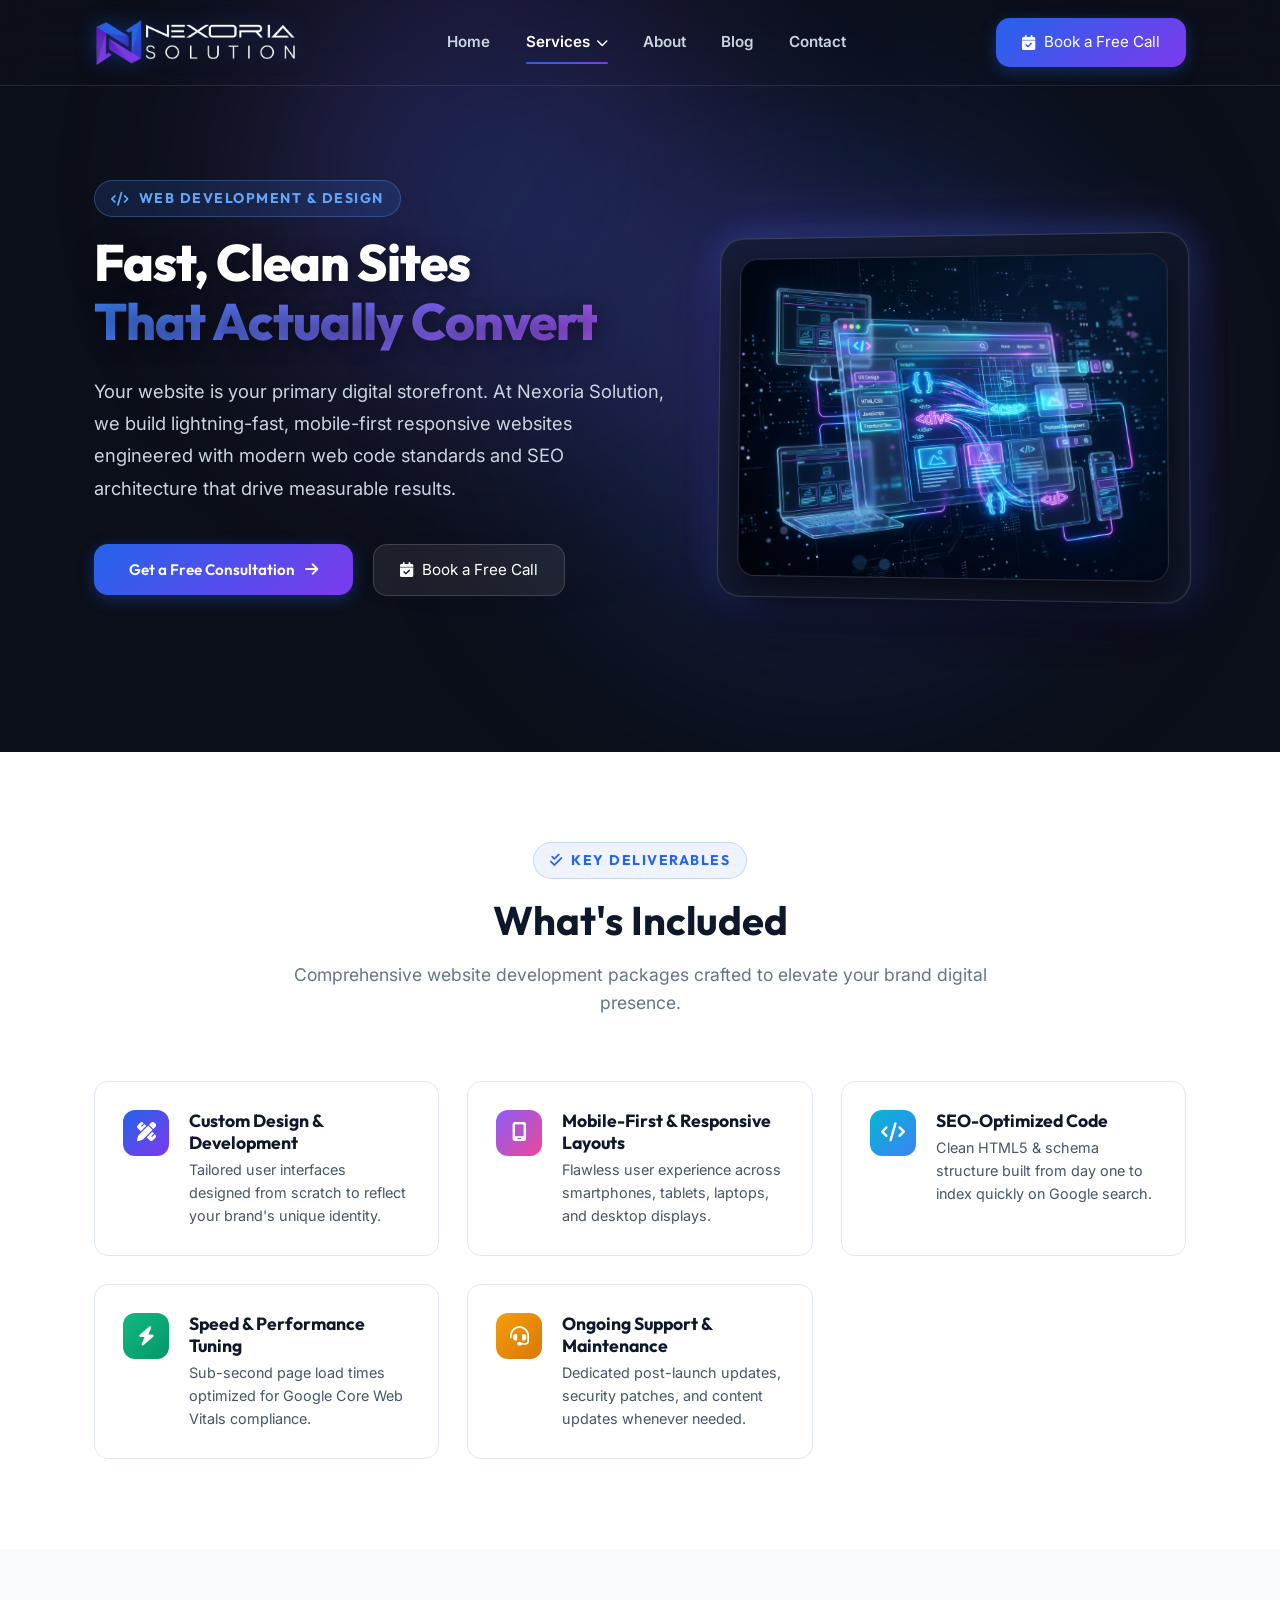
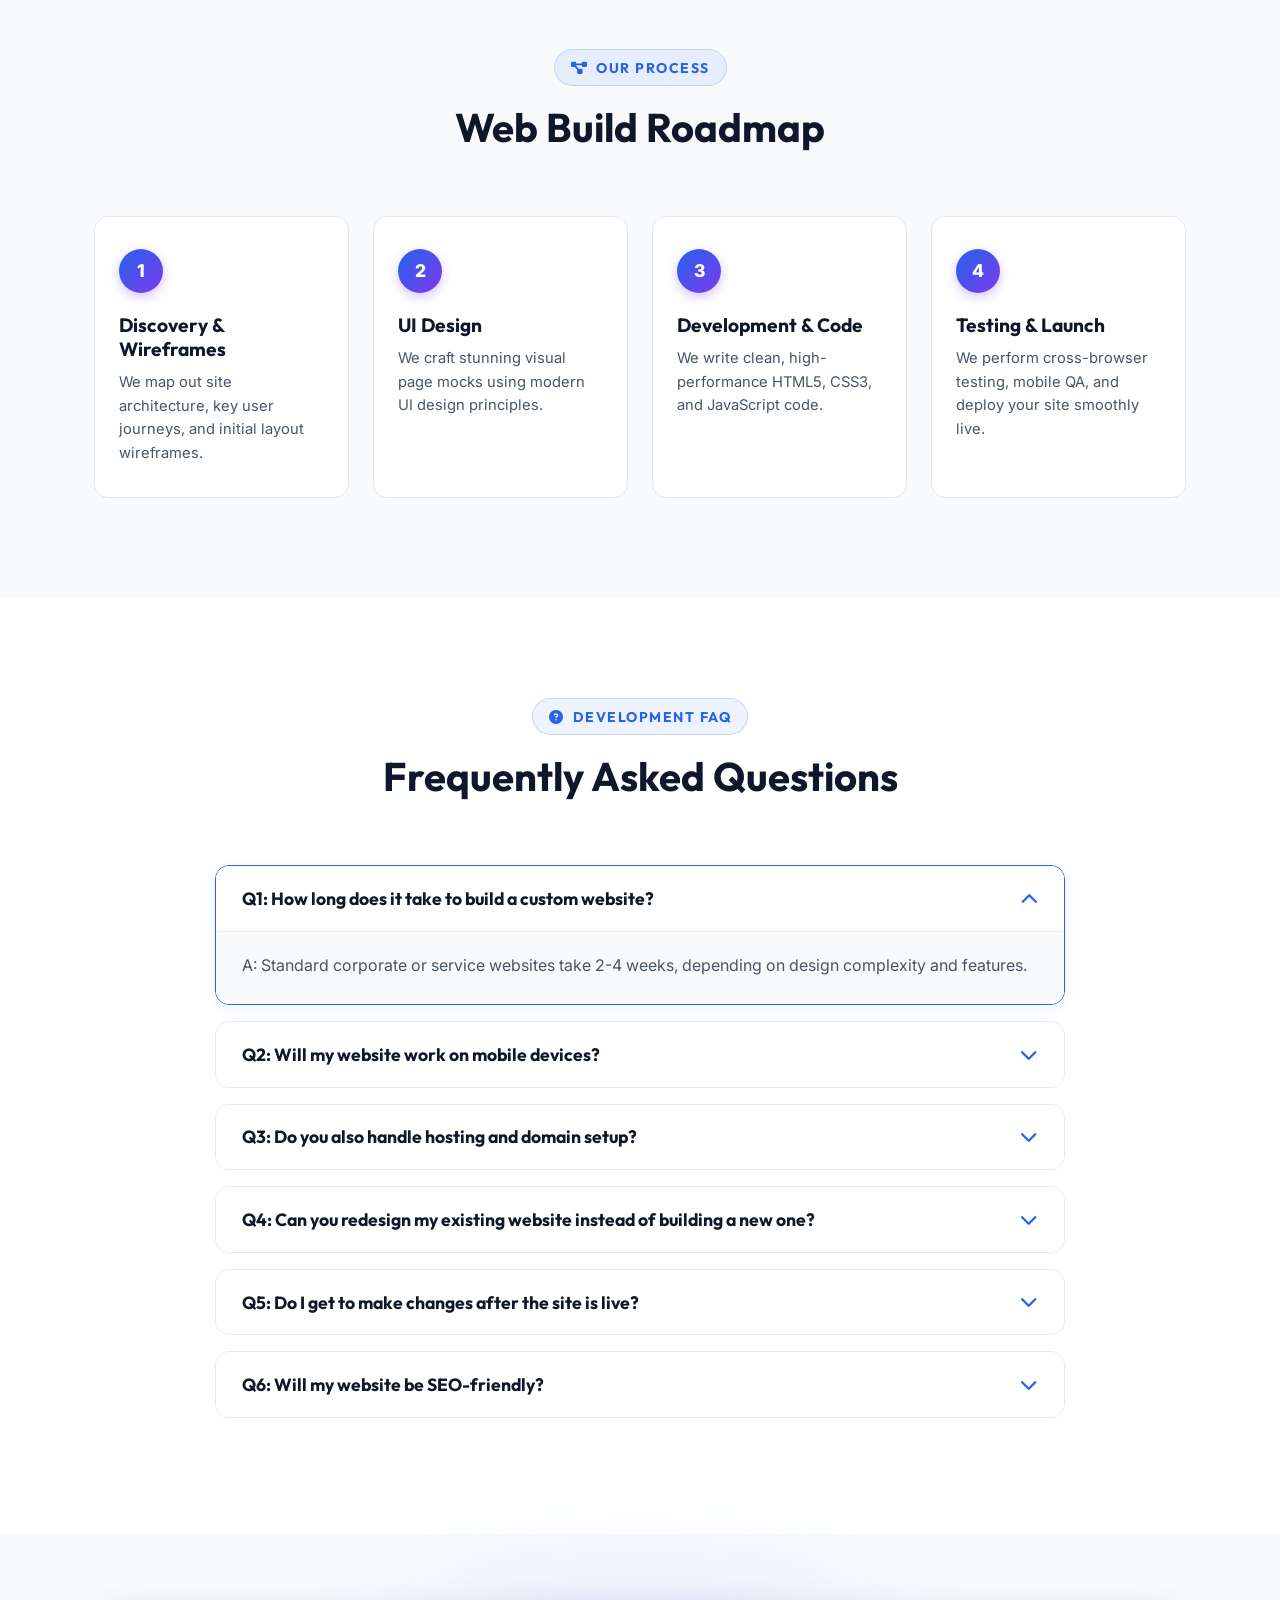
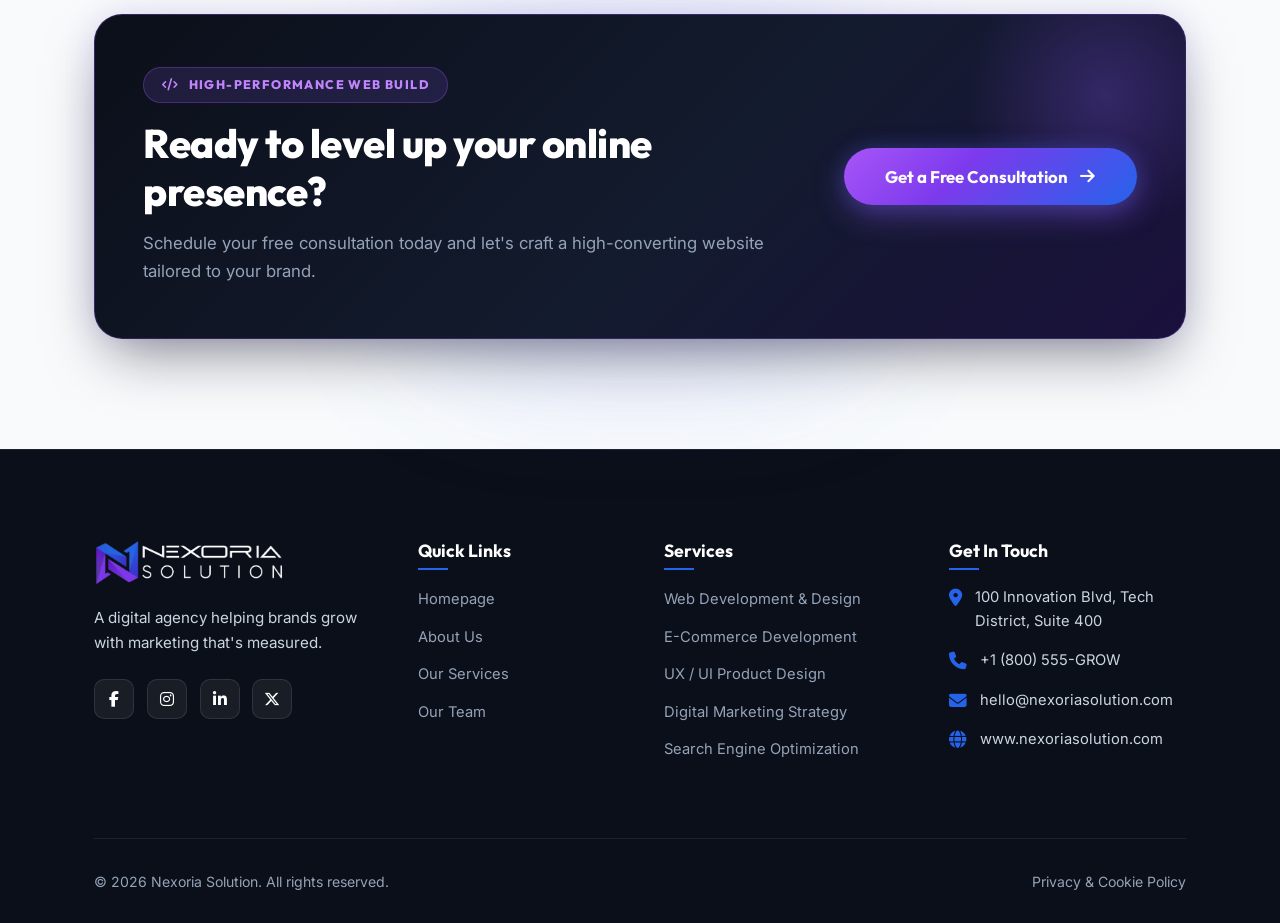
<file: service-web-development.html>
<!DOCTYPE html>
<html lang="en">

<head>
  <meta charset="UTF-8" />
  <meta name="viewport" content="width=device-width, initial-scale=1.0" />

  <title>Web Development & Design Services | Nexoria Solution</title>
  <meta name="description"
    content="Fast, clean, high-converting websites built by Nexoria Solution. Custom design, mobile-first layouts, SEO-optimized code, and ongoing support." />

  <link rel="icon" type="image/png" href="./favicon.png" />
  <link rel="stylesheet" href="https://cdnjs.cloudflare.com/ajax/libs/font-awesome/6.4.2/css/all.min.css" />
  <link rel="stylesheet" href="./styles.css" />
</head>

<body>

  <!-- Header -->
  <header class="header" id="mainHeader">
    <div class="container nav-container">
      <a href="index.html" class="logo-link">
        <img src="./logo.png" alt="Nexoria Solution Logo" class="logo-img" />
      </a>

      <nav>
        <ul class="nav-menu" id="navMenu">
          <li><a href="index.html" class="nav-link">Home</a></li>

          <li class="nav-item-dropdown">
            <a href="services.html" class="nav-link dropdown-toggle active">
              Services <i class="fa-solid fa-chevron-down dropdown-icon"></i>
            </a>

            <div class="mega-menu">
              <div class="mega-menu-pointer"></div>

              <div class="mega-menu-grid">
                <!-- Column 1: STRATEGY & INSIGHT -->
                <div class="mega-column">
                  <div class="mega-column-title">
                    <span>STRATEGY & INSIGHT</span>
                  </div>
                  <div class="mega-items">
                    <a href="service-digital-marketing.html" class="mega-item">
                      <div class="mega-icon icon-purple">
                        <i class="fa-solid fa-bullseye"></i>
                      </div>
                      <div class="mega-item-content">
                        <span class="mega-item-title">Digital Marketing Strategy</span>
                        <span class="mega-item-desc">Data-driven growth & positioning</span>
                      </div>
                    </a>
                    <a href="service-analytics-growth.html" class="mega-item">
                      <div class="mega-icon icon-blue">
                        <i class="fa-solid fa-chart-line"></i>
                      </div>
                      <div class="mega-item-content">
                        <span class="mega-item-title">Data Analytics & Growth</span>
                        <span class="mega-item-desc">Conversion tracking & insights</span>
                      </div>
                    </a>
                  </div>
                </div>

                <!-- Column 2: REACH & PERFORMANCE -->
                <div class="mega-column">
                  <div class="mega-column-title">
                    <span>REACH & PERFORMANCE</span>
                  </div>
                  <div class="mega-items">
                    <a href="service-seo-search.html" class="mega-item">
                      <div class="mega-icon icon-indigo">
                        <i class="fa-solid fa-magnifying-glass-chart"></i>
                      </div>
                      <div class="mega-item-content">
                        <span class="mega-item-title">SEO & AI Search</span>
                        <span class="mega-item-desc">Rank #1 on Google & AI engines</span>
                      </div>
                    </a>
                    <a href="service-ppc-ad-management.html" class="mega-item">
                      <div class="mega-icon icon-sky">
                        <i class="fa-solid fa-rectangle-ad"></i>
                      </div>
                      <div class="mega-item-content">
                        <span class="mega-item-title">PPC & Ad Management</span>
                        <span class="mega-item-desc">High ROI paid campaign ads</span>
                      </div>
                    </a>
                    <a href="service-social-media.html" class="mega-item">
                      <div class="mega-icon icon-pink">
                        <i class="fa-solid fa-comments"></i>
                      </div>
                      <div class="mega-item-content">
                        <span class="mega-item-title">Social Media Management</span>
                        <span class="mega-item-desc">Engage & scale your audience</span>
                      </div>
                    </a>
                  </div>
                </div>

                <!-- Column 3: BRAND & CREATIVE -->
                <div class="mega-column">
                  <div class="mega-column-title">
                    <span>BRAND & CREATIVE</span>
                  </div>
                  <div class="mega-items">
                    <a href="service-branding-identity.html" class="mega-item">
                      <div class="mega-icon icon-teal">
                        <i class="fa-solid fa-palette"></i>
                      </div>
                      <div class="mega-item-content">
                        <span class="mega-item-title">Branding & Visual Design</span>
                        <span class="mega-item-desc">Logo, identity & guidelines</span>
                      </div>
                    </a>
                    <a href="service-content-marketing.html" class="mega-item">
                      <div class="mega-icon icon-emerald">
                        <i class="fa-solid fa-pen-nib"></i>
                      </div>
                      <div class="mega-item-content">
                        <span class="mega-item-title">Content Strategy & Creation</span>
                        <span class="mega-item-desc">Copywriting, visuals & stories</span>
                      </div>
                    </a>
                  </div>
                </div>

                <!-- Column 4: WEB & BUILD -->
                <div class="mega-column">
                  <div class="mega-column-title">
                    <span>WEB & BUILD</span>
                  </div>
                  <div class="mega-items">
                    <a href="service-web-development.html" class="mega-item">
                      <div class="mega-icon icon-violet">
                        <i class="fa-solid fa-laptop-code"></i>
                      </div>
                      <div class="mega-item-content">
                        <span class="mega-item-title">Website Design & Build</span>
                        <span class="mega-item-desc">Modern, fast & responsive sites</span>
                      </div>
                    </a>
                    <a href="service-ecommerce-development.html" class="mega-item">
                      <div class="mega-icon icon-amber">
                        <i class="fa-solid fa-bag-shopping"></i>
                      </div>
                      <div class="mega-item-content">
                        <span class="mega-item-title">E-Commerce Solutions</span>
                        <span class="mega-item-desc">Storefronts built to convert</span>
                      </div>
                    </a>
                    <a href="service-ux-ui-design.html" class="mega-item">
                      <div class="mega-icon icon-cyan">
                        <i class="fa-solid fa-bezier-curve"></i>
                      </div>
                      <div class="mega-item-content">
                        <span class="mega-item-title">UX / UI Product Design</span>
                        <span class="mega-item-desc">Intuitive interfaces & wireframes</span>
                      </div>
                    </a>
                  </div>
                </div>
              </div>

              <!-- Mega Dropdown Footer -->
              <div class="mega-menu-footer">
                <div class="mega-footer-text">
                  <i class="fa-solid fa-sparkles"></i>
                  <span>Full-service digital growth agency, end to end.</span>
                </div>
                <a href="services.html" class="mega-footer-btn">
                  <span>See all services</span>
                  <i class="fa-solid fa-arrow-right"></i>
                </a>
              </div>
            </div>
          </li>

          <li><a href="about.html" class="nav-link">About</a></li>
          <li><a href="index.html#blog" class="nav-link">Blog</a></li>
          <li><a href="contact.html" class="nav-link">Contact</a></li>
        </ul>
      </nav>

      <div class="nav-actions">
        <a href="contact.html" class="btn btn-primary open-audit-modal">
          <i class="fa-solid fa-calendar-check"></i> <span>Book a Free Call</span>
        </a>
        <button class="mobile-toggle" id="mobileToggle" aria-label="Toggle navigation">
          <i class="fa-solid fa-bars"></i>
        </button>
      </div>
    </div>
  </header>

  <!-- Hero Section -->
  <section class="hero" id="about-hero" style="background: var(--bg-midnight); padding: 180px 0 100px;">
    <div class="container hero-grid">
      <div class="hero-content">
        <div class="eyebrow eyebrow-dark">
          <i class="fa-solid fa-code"></i> Web Development &amp; Design
        </div>
        <h1>Fast, Clean Sites <span class="gradient-text">That Actually Convert</span></h1>
        <p class="subheadline">
          Your website is your primary digital storefront. At Nexoria Solution, we build lightning-fast, mobile-first responsive websites engineered with modern web code standards and SEO architecture that drive measurable results.
        </p>

        <div class="hero-buttons">
          <button class="btn btn-primary open-audit-modal" style="padding: 1rem 2.2rem;">
            Get a Free Consultation <i class="fa-solid fa-arrow-right"></i>
          </button>
          <a href="contact.html" class="btn btn-secondary open-audit-modal">
            <i class="fa-solid fa-calendar-check"></i> Book a Free Call
          </a>
        </div>
      </div>

      <div class="hero-visual">
        <div class="hero-card-preview">
          <img src="./assets/web_dev_hero_visual.jpg" alt="Web Development & Responsive Design Showcase - Nexoria Solution" class="hero-3d-img" />
        </div>
      </div>
    </div>
  </section>

  <!-- What's Included -->
  <section class="services-section" style="background: #ffffff; padding: 90px 0;">
    <div class="container">
      <div class="section-header">
        <div class="eyebrow"><i class="fa-solid fa-check-double"></i> Key Deliverables</div>
        <h2>What's Included</h2>
        <p>Comprehensive website development packages crafted to elevate your brand digital presence.</p>
      </div>

      <div class="deliverables-grid">
        <div class="deliverable-card">
          <div class="deliverable-icon"><i class="fa-solid fa-pen-ruler"></i></div>
          <div>
            <h4>Custom Design &amp; Development</h4>
            <p>Tailored user interfaces designed from scratch to reflect your brand's unique identity.</p>
          </div>
        </div>

        <div class="deliverable-card">
          <div class="deliverable-icon" style="background: linear-gradient(135deg, #8b5cf6, #ec4899);"><i
              class="fa-solid fa-mobile-screen"></i></div>
          <div>
            <h4>Mobile-First &amp; Responsive Layouts</h4>
            <p>Flawless user experience across smartphones, tablets, laptops, and desktop displays.</p>
          </div>
        </div>

        <div class="deliverable-card">
          <div class="deliverable-icon" style="background: linear-gradient(135deg, #06b6d4, #3b82f6);"><i
              class="fa-solid fa-code"></i></div>
          <div>
            <h4>SEO-Optimized Code</h4>
            <p>Clean HTML5 &amp; schema structure built from day one to index quickly on Google search.</p>
          </div>
        </div>

        <div class="deliverable-card">
          <div class="deliverable-icon" style="background: linear-gradient(135deg, #10b981, #059669);"><i
              class="fa-solid fa-bolt"></i></div>
          <div>
            <h4>Speed &amp; Performance Tuning</h4>
            <p>Sub-second page load times optimized for Google Core Web Vitals compliance.</p>
          </div>
        </div>

        <div class="deliverable-card">
          <div class="deliverable-icon" style="background: linear-gradient(135deg, #f59e0b, #d97706);"><i
              class="fa-solid fa-headset"></i></div>
          <div>
            <h4>Ongoing Support &amp; Maintenance</h4>
            <p>Dedicated post-launch updates, security patches, and content updates whenever needed.</p>
          </div>
        </div>
      </div>
    </div>
  </section>

  <!-- Process -->
  <section class="process-section">
    <div class="container">
      <div class="section-header">
        <div class="eyebrow"><i class="fa-solid fa-diagram-project"></i> Our Process</div>
        <h2>Web Build Roadmap</h2>
      </div>

      <div class="stepper-grid">
        <div class="stepper-card">
          <div class="stepper-number">1</div>
          <h3>Discovery &amp; Wireframes</h3>
          <p>We map out site architecture, key user journeys, and initial layout wireframes.</p>
        </div>
        <div class="stepper-card">
          <div class="stepper-number">2</div>
          <h3>UI Design</h3>
          <p>We craft stunning visual page mocks using modern UI design principles.</p>
        </div>
        <div class="stepper-card">
          <div class="stepper-number">3</div>
          <h3>Development &amp; Code</h3>
          <p>We write clean, high-performance HTML5, CSS3, and JavaScript code.</p>
        </div>
        <div class="stepper-card">
          <div class="stepper-number">4</div>
          <h3>Testing &amp; Launch</h3>
          <p>We perform cross-browser testing, mobile QA, and deploy your site smoothly live.</p>
        </div>
      </div>
    </div>
  </section>

  <!-- FAQ -->
  <section class="faq-section">
    <div class="container">
      <div class="section-header">
        <div class="eyebrow"><i class="fa-solid fa-circle-question"></i> Development FAQ</div>
        <h2>Frequently Asked Questions</h2>
      </div>

      <div class="faq-accordion" style="max-width: 850px; margin: 0 auto;">
        <div class="faq-item active">
          <button class="faq-question">
            <span>Q1: How long does it take to build a custom website?</span>
            <i class="fa-solid fa-chevron-down"></i>
          </button>
          <div class="faq-answer">
            <div class="faq-answer-inner">
              A: Standard corporate or service websites take 2-4 weeks, depending on design complexity and features.
            </div>
          </div>
        </div>

        <div class="faq-item">
          <button class="faq-question">
            <span>Q2: Will my website work on mobile devices?</span>
            <i class="fa-solid fa-chevron-down"></i>
          </button>
          <div class="faq-answer">
            <div class="faq-answer-inner">
              A: Yes. Every website we build is mobile-first and fully responsive across phones, tablets, and desktops.
            </div>
          </div>
        </div>

        <div class="faq-item">
          <button class="faq-question">
            <span>Q3: Do you also handle hosting and domain setup?</span>
            <i class="fa-solid fa-chevron-down"></i>
          </button>
          <div class="faq-answer">
            <div class="faq-answer-inner">
              A: Yes, we can set up hosting, connect your domain, and manage the technical setup so you don't have to.
            </div>
          </div>
        </div>

        <div class="faq-item">
          <button class="faq-question">
            <span>Q4: Can you redesign my existing website instead of building a new one?</span>
            <i class="fa-solid fa-chevron-down"></i>
          </button>
          <div class="faq-answer">
            <div class="faq-answer-inner">
              A: Absolutely. We can audit your current site and either redesign it fully or improve specific pages and
              functionality.
            </div>
          </div>
        </div>

        <div class="faq-item">
          <button class="faq-question">
            <span>Q5: Do I get to make changes after the site is live?</span>
            <i class="fa-solid fa-chevron-down"></i>
          </button>
          <div class="faq-answer">
            <div class="faq-answer-inner">
              A: Yes, we offer ongoing support and maintenance plans so you can request updates anytime after launch.
            </div>
          </div>
        </div>

        <div class="faq-item">
          <button class="faq-question">
            <span>Q6: Will my website be SEO-friendly?</span>
            <i class="fa-solid fa-chevron-down"></i>
          </button>
          <div class="faq-answer">
            <div class="faq-answer-inner">
              A: Yes, every site we build is developed with SEO-optimized code and structure from day one.
            </div>
          </div>
        </div>
      </div>
    </div>
  </section>

  <!-- CTA Banner -->
  <section class="cta-banner-unique">
    <div class="cta-unique-glow"></div>
    <div class="container">
      <div class="cta-unique-card">
        <div class="cta-unique-text-col">
          <div class="cta-eyebrow-badge">
            <i class="fa-solid fa-code"></i> HIGH-PERFORMANCE WEB BUILD
          </div>
          <h2>Ready to level up your online presence?</h2>
          <p>
            Schedule your free consultation today and let's craft a high-converting website tailored to your brand.
          </p>
        </div>
        <div class="cta-unique-btn-col">
          <button class="cta-unique-btn open-audit-modal">
            <span>Get a Free Consultation</span>
            <i class="fa-solid fa-arrow-right"></i>
          </button>
        </div>
      </div>
    </div>
  </section>

  <!-- Footer -->
  <footer class="footer" id="contact">
    <div class="container">
      <div class="footer-grid">
        <!-- Col 1: Brand -->
        <div class="footer-brand">
          <img src="./logo.png" alt="Nexoria Solution Logo" class="footer-logo" />
          <p>A digital agency helping brands grow with marketing that's measured.</p>
          <div class="social-links-flex">
            <a href="#" class="social-icon" aria-label="Facebook"><i class="fa-brands fa-facebook-f"></i></a>
            <a href="#" class="social-icon" aria-label="Instagram"><i class="fa-brands fa-instagram"></i></a>
            <a href="#" class="social-icon" aria-label="LinkedIn"><i class="fa-brands fa-linkedin-in"></i></a>
            <a href="#" class="social-icon" aria-label="Twitter X"><i class="fa-brands fa-x-twitter"></i></a>
          </div>
        </div>

        <!-- Col 2: Quick Links -->
        <div class="footer-col">
          <h4>Quick Links</h4>
          <ul class="footer-links">
            <li><a href="index.html">Homepage</a></li>
            <li><a href="about.html">About Us</a></li>
            <li><a href="services.html">Our Services</a></li>
            <li><a href="index.html#why">Our Team</a></li>
          </ul>
        </div>

        <!-- Col 3: Services -->
        <div class="footer-col">
          <h4>Services</h4>
          <ul class="footer-links">
            <li><a href="service-web-development.html">Web Development &amp; Design</a></li>
            <li><a href="service-ecommerce-development.html">E-Commerce Development</a></li>
            <li><a href="service-ux-ui-design.html">UX / UI Product Design</a></li>
            <li><a href="service-digital-marketing.html">Digital Marketing Strategy</a></li>
            <li><a href="service-seo-search.html">Search Engine Optimization</a></li>
          </ul>
        </div>

        <!-- Col 4: Get In Touch -->
        <div class="footer-col">
          <h4>Get In Touch</h4>
          <ul class="contact-list">
            <li>
              <i class="fa-solid fa-location-dot"></i>
              <span>100 Innovation Blvd, Tech District, Suite 400</span>
            </li>
            <li>
              <i class="fa-solid fa-phone"></i>
              <span>+1 (800) 555-GROW</span>
            </li>
            <li>
              <i class="fa-solid fa-envelope"></i>
              <a href="mailto:hello@nexoriasolution.com" style="color:inherit;">hello@nexoriasolution.com</a>
            </li>
            <li>
              <i class="fa-solid fa-globe"></i>
              <a href="http://www.nexoriasolution.com" target="_blank"
                style="color:inherit;">www.nexoriasolution.com</a>
            </li>
          </ul>
        </div>
      </div>

      <!-- Footer Bottom -->
      <div class="footer-bottom">
        <div>&copy; 2026 Nexoria Solution. All rights reserved.</div>
        <div><a href="#" style="color:#94a3b8;">Privacy &amp; Cookie Policy</a></div>
      </div>
    </div>
  </footer>

  <div class="modal-overlay" id="globalModalOverlay">
    <div id="globalModalContent"></div>
  </div>
  <script src="./script.js"></script>
</body>

</html>
</file>
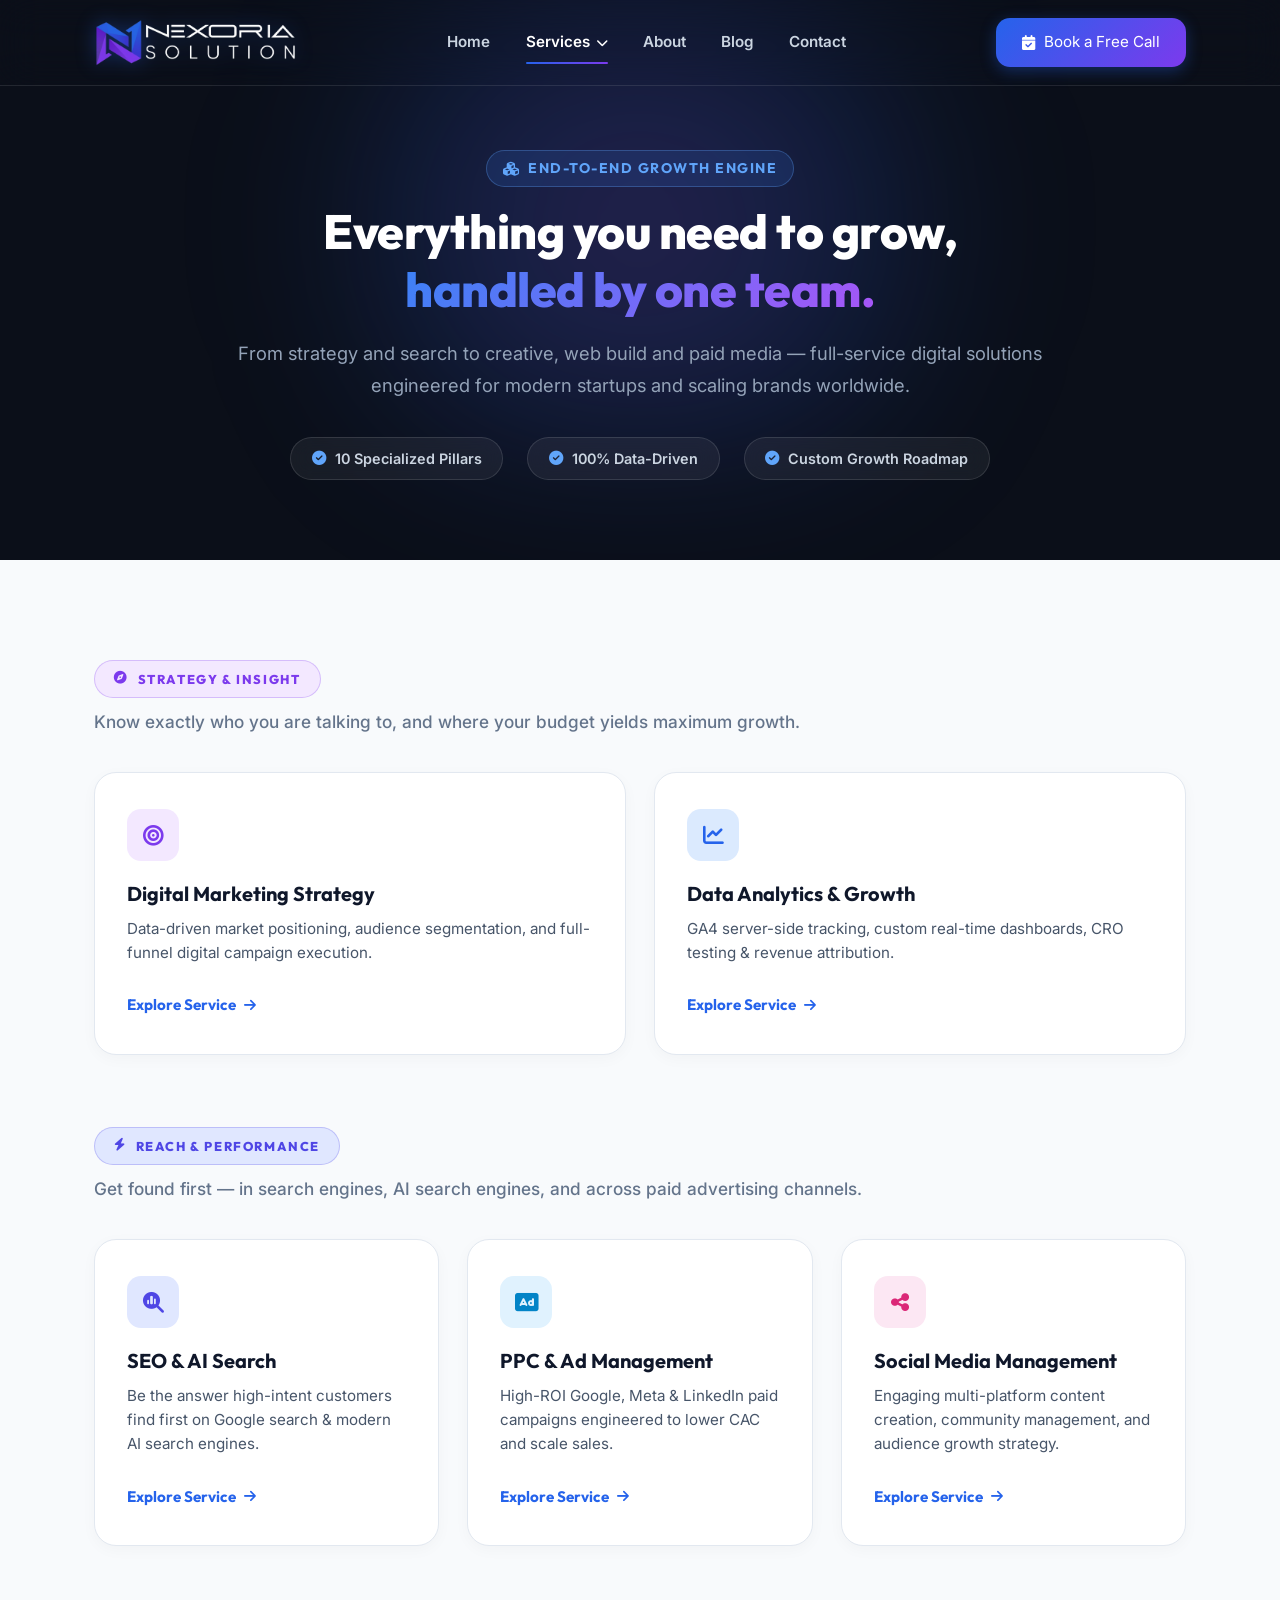
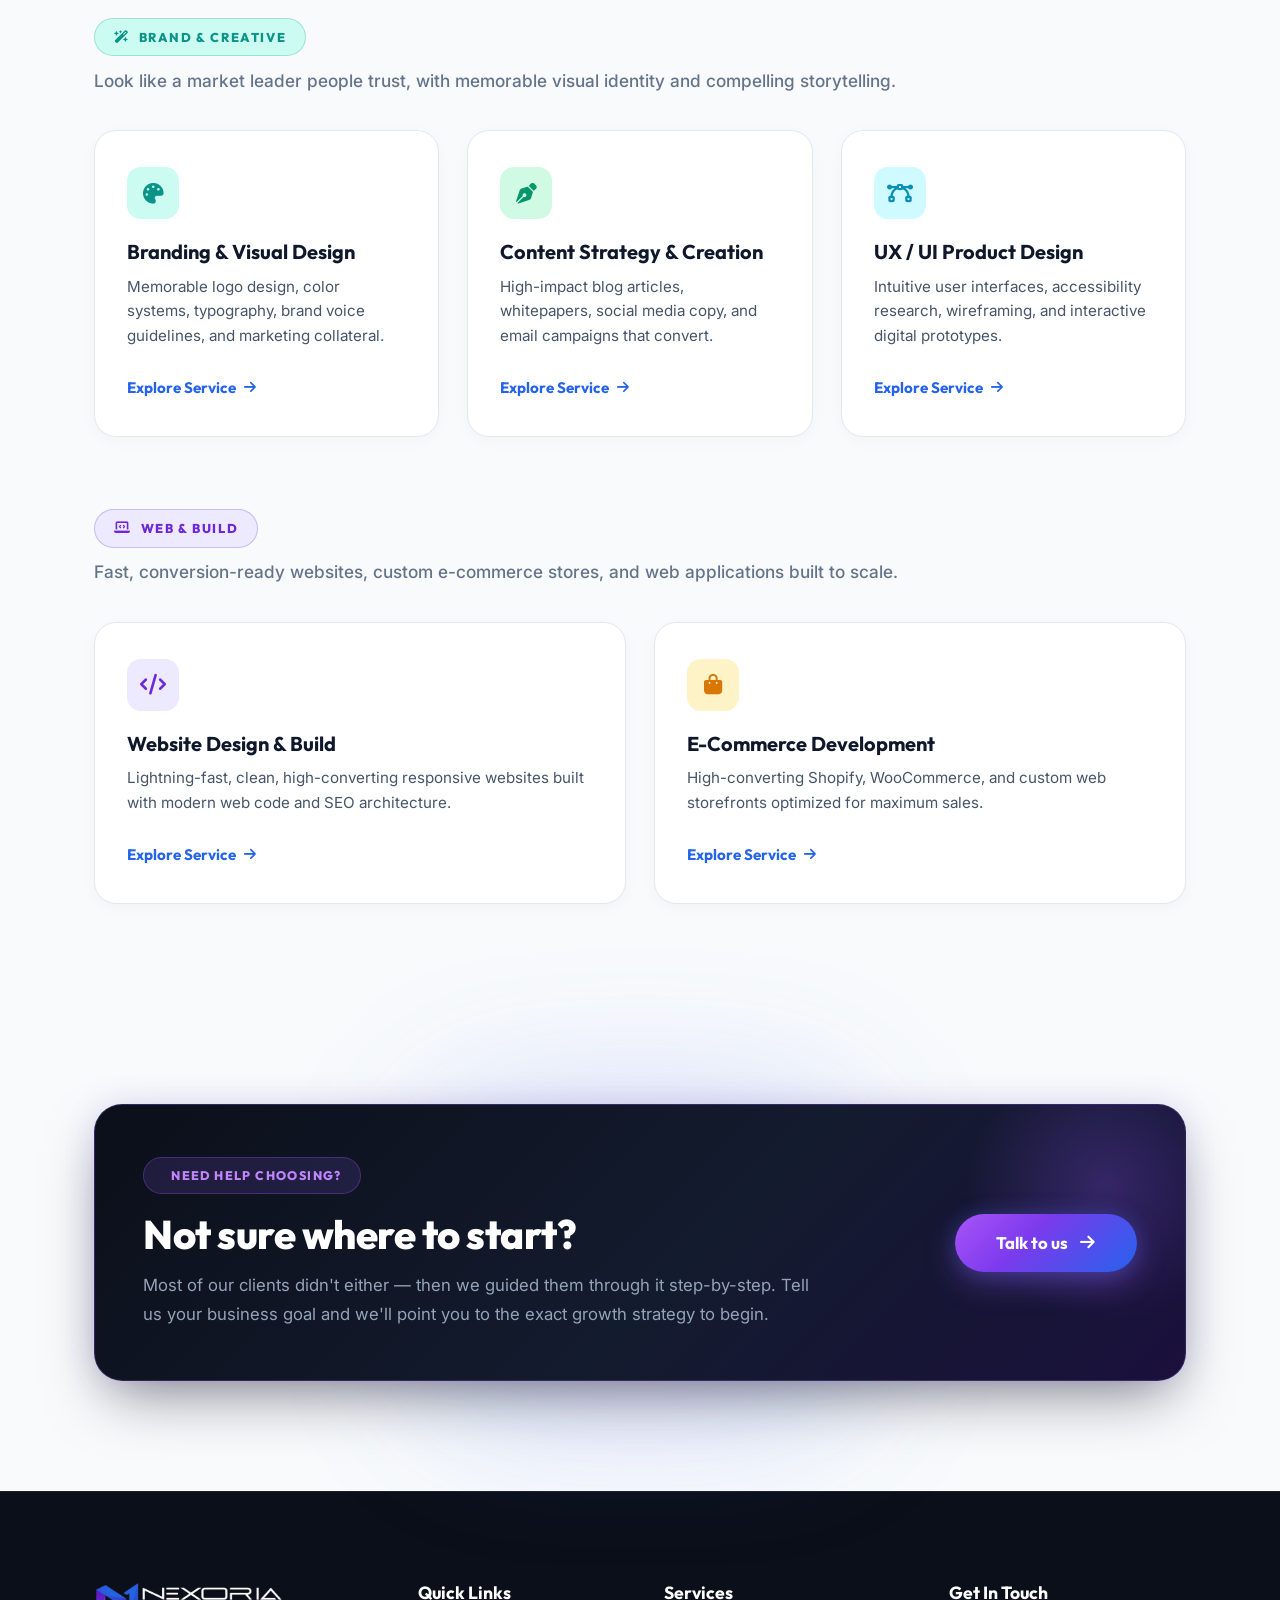
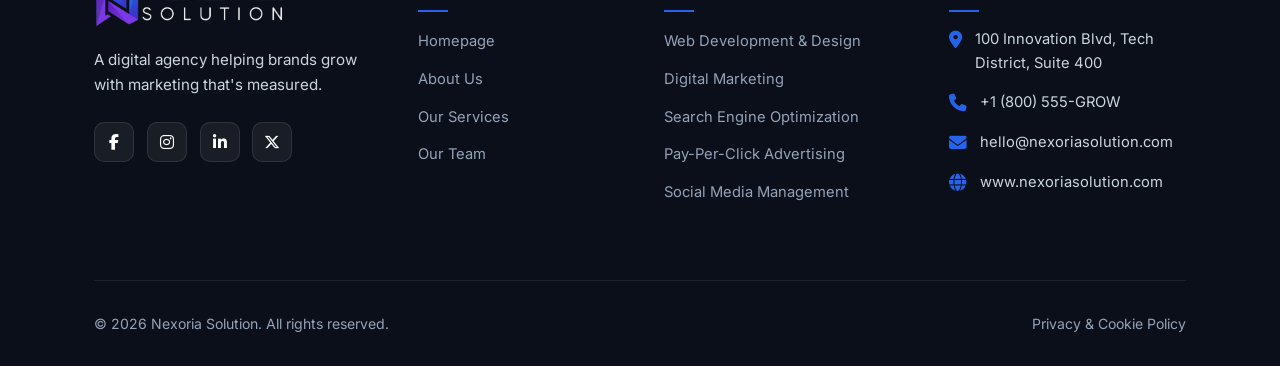
<file: services.html>
<!DOCTYPE html>
<html lang="en">

<head>
  <meta charset="UTF-8" />
  <meta name="viewport" content="width=device-width, initial-scale=1.0" />

  <!-- SEO Meta Tags -->
  <title>Our Services | Nexoria Solution Digital Agency</title>
  <meta name="description"
    content="Explore Nexoria Solution's full suite of 10 digital growth services: Web Development, Digital Marketing, SEO, PPC, Social Media, Branding, UX/UI, E-commerce, Content, and Analytics." />
  <meta name="keywords"
    content="Nexoria Solution services, web development, digital marketing, SEO agency, PPC management, branding agency, UX UI design" />
  <meta name="robots" content="index, follow" />

  <!-- Favicon -->
  <link rel="icon" type="image/png" href="./favicon.png" />

  <!-- Font Awesome 6 Icons -->
  <link rel="stylesheet" href="https://cdnjs.cloudflare.com/ajax/libs/font-awesome/6.4.2/css/all.min.css" />

  <!-- Stylesheet -->
  <link rel="stylesheet" href="./styles.css" />
</head>

<body>

  <!-- Header -->
  <header class="header" id="mainHeader">
    <div class="container nav-container">
      <a href="index.html" class="logo-link">
        <img src="./logo.png" alt="Nexoria Solution Logo" class="logo-img" />
      </a>

      <nav>
        <ul class="nav-menu" id="navMenu">
          <li><a href="index.html" class="nav-link">Home</a></li>

          <li class="nav-item-dropdown">
            <a href="services.html" class="nav-link dropdown-toggle active">
              Services <i class="fa-solid fa-chevron-down dropdown-icon"></i>
            </a>

            <div class="mega-menu">
              <div class="mega-menu-pointer"></div>

              <div class="mega-menu-grid">
                <!-- Column 1: STRATEGY & INSIGHT -->
                <div class="mega-column">
                  <div class="mega-column-title">
                    <span>STRATEGY & INSIGHT</span>
                  </div>
                  <div class="mega-items">
                    <a href="service-digital-marketing.html" class="mega-item">
                      <div class="mega-icon icon-purple">
                        <i class="fa-solid fa-bullseye"></i>
                      </div>
                      <div class="mega-item-content">
                        <span class="mega-item-title">Digital Marketing Strategy</span>
                        <span class="mega-item-desc">Data-driven growth & positioning</span>
                      </div>
                    </a>
                    <a href="service-analytics-growth.html" class="mega-item">
                      <div class="mega-icon icon-blue">
                        <i class="fa-solid fa-chart-line"></i>
                      </div>
                      <div class="mega-item-content">
                        <span class="mega-item-title">Data Analytics & Growth</span>
                        <span class="mega-item-desc">Conversion tracking & insights</span>
                      </div>
                    </a>
                  </div>
                </div>

                <!-- Column 2: REACH & PERFORMANCE -->
                <div class="mega-column">
                  <div class="mega-column-title">
                    <span>REACH & PERFORMANCE</span>
                  </div>
                  <div class="mega-items">
                    <a href="service-seo-search.html" class="mega-item">
                      <div class="mega-icon icon-indigo">
                        <i class="fa-solid fa-magnifying-glass-chart"></i>
                      </div>
                      <div class="mega-item-content">
                        <span class="mega-item-title">SEO & AI Search</span>
                        <span class="mega-item-desc">Rank #1 on Google & AI engines</span>
                      </div>
                    </a>
                    <a href="service-ppc-ad-management.html" class="mega-item">
                      <div class="mega-icon icon-sky">
                        <i class="fa-solid fa-rectangle-ad"></i>
                      </div>
                      <div class="mega-item-content">
                        <span class="mega-item-title">PPC & Ad Management</span>
                        <span class="mega-item-desc">High ROI paid campaign ads</span>
                      </div>
                    </a>
                    <a href="service-social-media.html" class="mega-item">
                      <div class="mega-icon icon-pink">
                        <i class="fa-solid fa-comments"></i>
                      </div>
                      <div class="mega-item-content">
                        <span class="mega-item-title">Social Media Management</span>
                        <span class="mega-item-desc">Engage & scale your audience</span>
                      </div>
                    </a>
                  </div>
                </div>

                <!-- Column 3: BRAND & CREATIVE -->
                <div class="mega-column">
                  <div class="mega-column-title">
                    <span>BRAND & CREATIVE</span>
                  </div>
                  <div class="mega-items">
                    <a href="service-branding-identity.html" class="mega-item">
                      <div class="mega-icon icon-teal">
                        <i class="fa-solid fa-palette"></i>
                      </div>
                      <div class="mega-item-content">
                        <span class="mega-item-title">Branding & Visual Design</span>
                        <span class="mega-item-desc">Logo, identity & guidelines</span>
                      </div>
                    </a>
                    <a href="service-content-marketing.html" class="mega-item">
                      <div class="mega-icon icon-emerald">
                        <i class="fa-solid fa-pen-nib"></i>
                      </div>
                      <div class="mega-item-content">
                        <span class="mega-item-title">Content Strategy & Creation</span>
                        <span class="mega-item-desc">Copywriting, visuals & stories</span>
                      </div>
                    </a>
                  </div>
                </div>

                <!-- Column 4: WEB & BUILD -->
                <div class="mega-column">
                  <div class="mega-column-title">
                    <span>WEB & BUILD</span>
                  </div>
                  <div class="mega-items">
                    <a href="service-web-development.html" class="mega-item">
                      <div class="mega-icon icon-violet">
                        <i class="fa-solid fa-laptop-code"></i>
                      </div>
                      <div class="mega-item-content">
                        <span class="mega-item-title">Website Design & Build</span>
                        <span class="mega-item-desc">Modern, fast & responsive sites</span>
                      </div>
                    </a>
                    <a href="service-ecommerce-development.html" class="mega-item">
                      <div class="mega-icon icon-amber">
                        <i class="fa-solid fa-bag-shopping"></i>
                      </div>
                      <div class="mega-item-content">
                        <span class="mega-item-title">E-Commerce Solutions</span>
                        <span class="mega-item-desc">Storefronts built to convert</span>
                      </div>
                    </a>
                    <a href="service-ux-ui-design.html" class="mega-item">
                      <div class="mega-icon icon-cyan">
                        <i class="fa-solid fa-bezier-curve"></i>
                      </div>
                      <div class="mega-item-content">
                        <span class="mega-item-title">UX / UI Product Design</span>
                        <span class="mega-item-desc">Intuitive interfaces & wireframes</span>
                      </div>
                    </a>
                  </div>
                </div>
              </div>

              <!-- Mega Dropdown Footer -->
              <div class="mega-menu-footer">
                <div class="mega-footer-text">
                  <i class="fa-solid fa-sparkles"></i>
                  <span>Full-service digital growth agency, end to end.</span>
                </div>
                <a href="services.html" class="mega-footer-btn">
                  <span>See all services</span>
                  <i class="fa-solid fa-arrow-right"></i>
                </a>
              </div>
            </div>
          </li>

          <li><a href="about.html" class="nav-link">About</a></li>
          <li><a href="index.html#blog" class="nav-link">Blog</a></li>
          <li><a href="contact.html" class="nav-link">Contact</a></li>
        </ul>
      </nav>

      <div class="nav-actions">
        <a href="contact.html" class="btn btn-primary open-audit-modal">
          <i class="fa-solid fa-calendar-check"></i> <span>Book a Free Call</span>
        </a>
        <button class="mobile-toggle" id="mobileToggle" aria-label="Toggle navigation">
          <i class="fa-solid fa-bars"></i>
        </button>
      </div>
    </div>
  </header>

  <!-- Hero Section -->
  <section class="services-hero-section">
    <div class="services-hero-bg-glow"></div>
    <div class="container">
      <div class="services-hero-content">
        <div class="eyebrow eyebrow-dark">
          <i class="fa-solid fa-cubes"></i> End-to-End Growth Engine
        </div>
        <h1>Everything you need to grow, <span class="gradient-text">handled by one team.</span></h1>
        <p class="services-hero-desc">
          From strategy and search to creative, web build and paid media — full-service digital solutions engineered for modern startups and scaling brands worldwide.
        </p>

        <div class="services-hero-stats">
          <div class="stat-pill"><i class="fa-solid fa-circle-check"></i> 10 Specialized Pillars</div>
          <div class="stat-pill"><i class="fa-solid fa-circle-check"></i> 100% Data-Driven</div>
          <div class="stat-pill"><i class="fa-solid fa-circle-check"></i> Custom Growth Roadmap</div>
        </div>
      </div>
    </div>
  </section>

  <!-- Categorized Services Hub -->
  <section class="services-cat-section">
    <div class="container">

      <!-- CATEGORY 1: STRATEGY & INSIGHT -->
      <div class="services-cat-block">
        <div class="services-cat-header">
          <div class="services-cat-tag icon-purple-tag">
            <i class="fa-solid fa-compass"></i> STRATEGY &amp; INSIGHT
          </div>
          <p class="services-cat-subtitle">Know exactly who you are talking to, and where your budget yields maximum growth.</p>
        </div>

        <div class="services-cat-grid grid-2-col">
          <!-- Card 1 -->
          <a href="service-digital-marketing.html" class="service-card-unique">
            <div class="card-icon-wrapper icon-purple">
              <i class="fa-solid fa-bullseye"></i>
            </div>
            <h3 class="card-title">Digital Marketing Strategy</h3>
            <p class="card-desc">Data-driven market positioning, audience segmentation, and full-funnel digital campaign execution.</p>
            <span class="card-action-link">
              Explore Service <i class="fa-solid fa-arrow-right"></i>
            </span>
          </a>

          <!-- Card 2 -->
          <a href="service-analytics-growth.html" class="service-card-unique">
            <div class="card-icon-wrapper icon-blue">
              <i class="fa-solid fa-chart-line"></i>
            </div>
            <h3 class="card-title">Data Analytics &amp; Growth</h3>
            <p class="card-desc">GA4 server-side tracking, custom real-time dashboards, CRO testing &amp; revenue attribution.</p>
            <span class="card-action-link">
              Explore Service <i class="fa-solid fa-arrow-right"></i>
            </span>
          </a>
        </div>
      </div>

      <!-- CATEGORY 2: REACH & PERFORMANCE -->
      <div class="services-cat-block">
        <div class="services-cat-header">
          <div class="services-cat-tag icon-indigo-tag">
            <i class="fa-solid fa-bolt"></i> REACH &amp; PERFORMANCE
          </div>
          <p class="services-cat-subtitle">Get found first — in search engines, AI search engines, and across paid advertising channels.</p>
        </div>

        <div class="services-cat-grid grid-3-col">
          <!-- Card 3 -->
          <a href="service-seo-search.html" class="service-card-unique">
            <div class="card-icon-wrapper icon-indigo">
              <i class="fa-solid fa-magnifying-glass-chart"></i>
            </div>
            <h3 class="card-title">SEO &amp; AI Search</h3>
            <p class="card-desc">Be the answer high-intent customers find first on Google search &amp; modern AI search engines.</p>
            <span class="card-action-link">
              Explore Service <i class="fa-solid fa-arrow-right"></i>
            </span>
          </a>

          <!-- Card 4 -->
          <a href="service-ppc-ad-management.html" class="service-card-unique">
            <div class="card-icon-wrapper icon-sky">
              <i class="fa-solid fa-rectangle-ad"></i>
            </div>
            <h3 class="card-title">PPC &amp; Ad Management</h3>
            <p class="card-desc">High-ROI Google, Meta &amp; LinkedIn paid campaigns engineered to lower CAC and scale sales.</p>
            <span class="card-action-link">
              Explore Service <i class="fa-solid fa-arrow-right"></i>
            </span>
          </a>

          <!-- Card 5 -->
          <a href="service-social-media.html" class="service-card-unique">
            <div class="card-icon-wrapper icon-pink">
              <i class="fa-solid fa-share-nodes"></i>
            </div>
            <h3 class="card-title">Social Media Management</h3>
            <p class="card-desc">Engaging multi-platform content creation, community management, and audience growth strategy.</p>
            <span class="card-action-link">
              Explore Service <i class="fa-solid fa-arrow-right"></i>
            </span>
          </a>
        </div>
      </div>

      <!-- CATEGORY 3: BRAND & CREATIVE -->
      <div class="services-cat-block">
        <div class="services-cat-header">
          <div class="services-cat-tag icon-teal-tag">
            <i class="fa-solid fa-wand-magic-sparkles"></i> BRAND &amp; CREATIVE
          </div>
          <p class="services-cat-subtitle">Look like a market leader people trust, with memorable visual identity and compelling storytelling.</p>
        </div>

        <div class="services-cat-grid grid-3-col">
          <!-- Card 6 -->
          <a href="service-branding-identity.html" class="service-card-unique">
            <div class="card-icon-wrapper icon-teal">
              <i class="fa-solid fa-palette"></i>
            </div>
            <h3 class="card-title">Branding &amp; Visual Design</h3>
            <p class="card-desc">Memorable logo design, color systems, typography, brand voice guidelines, and marketing collateral.</p>
            <span class="card-action-link">
              Explore Service <i class="fa-solid fa-arrow-right"></i>
            </span>
          </a>

          <!-- Card 7 -->
          <a href="service-content-marketing.html" class="service-card-unique">
            <div class="card-icon-wrapper icon-emerald">
              <i class="fa-solid fa-pen-nib"></i>
            </div>
            <h3 class="card-title">Content Strategy &amp; Creation</h3>
            <p class="card-desc">High-impact blog articles, whitepapers, social media copy, and email campaigns that convert.</p>
            <span class="card-action-link">
              Explore Service <i class="fa-solid fa-arrow-right"></i>
            </span>
          </a>

          <!-- Card 8 -->
          <a href="service-ux-ui-design.html" class="service-card-unique">
            <div class="card-icon-wrapper icon-cyan">
              <i class="fa-solid fa-bezier-curve"></i>
            </div>
            <h3 class="card-title">UX / UI Product Design</h3>
            <p class="card-desc">Intuitive user interfaces, accessibility research, wireframing, and interactive digital prototypes.</p>
            <span class="card-action-link">
              Explore Service <i class="fa-solid fa-arrow-right"></i>
            </span>
          </a>
        </div>
      </div>

      <!-- CATEGORY 4: WEB & BUILD -->
      <div class="services-cat-block">
        <div class="services-cat-header">
          <div class="services-cat-tag icon-violet-tag">
            <i class="fa-solid fa-laptop-code"></i> WEB &amp; BUILD
          </div>
          <p class="services-cat-subtitle">Fast, conversion-ready websites, custom e-commerce stores, and web applications built to scale.</p>
        </div>

        <div class="services-cat-grid grid-2-col">
          <!-- Card 9 -->
          <a href="service-web-development.html" class="service-card-unique">
            <div class="card-icon-wrapper icon-violet">
              <i class="fa-solid fa-code"></i>
            </div>
            <h3 class="card-title">Website Design &amp; Build</h3>
            <p class="card-desc">Lightning-fast, clean, high-converting responsive websites built with modern web code and SEO architecture.</p>
            <span class="card-action-link">
              Explore Service <i class="fa-solid fa-arrow-right"></i>
            </span>
          </a>

          <!-- Card 10 -->
          <a href="service-ecommerce-development.html" class="service-card-unique">
            <div class="card-icon-wrapper icon-amber">
              <i class="fa-solid fa-bag-shopping"></i>
            </div>
            <h3 class="card-title">E-Commerce Development</h3>
            <p class="card-desc">High-converting Shopify, WooCommerce, and custom web storefronts optimized for maximum sales.</p>
            <span class="card-action-link">
              Explore Service <i class="fa-solid fa-arrow-right"></i>
            </span>
          </a>
        </div>
      </div>

    </div>
  </section>

  <!-- Unique CTA Banner matching screenshot design & Nexoria brand colors -->
  <section class="cta-banner-unique">
    <div class="cta-unique-glow"></div>
    <div class="container">
      <div class="cta-unique-card">
        <div class="cta-unique-text-col">
          <div class="cta-eyebrow-badge">
            <i class="fa-solid fa-sparkles"></i> NEED HELP CHOOSING?
          </div>
          <h2>Not sure where to start?</h2>
          <p>
            Most of our clients didn't either — then we guided them through it step-by-step. Tell us your business goal and we'll point you to the exact growth strategy to begin.
          </p>
        </div>
        <div class="cta-unique-btn-col">
          <button class="cta-unique-btn open-audit-modal">
            <span>Talk to us</span>
            <i class="fa-solid fa-arrow-right"></i>
          </button>
        </div>
      </div>
    </div>
  </section>

  <!-- Footer -->
  <footer class="footer" id="contact">
    <div class="container">
      <div class="footer-grid">
        <div class="footer-brand">
          <img src="./logo.png" alt="Nexoria Solution Logo" class="footer-logo" />
          <p>A digital agency helping brands grow with marketing that's measured.</p>
          <div class="social-links-flex">
            <a href="#" class="social-icon" aria-label="Facebook"><i class="fa-brands fa-facebook-f"></i></a>
            <a href="#" class="social-icon" aria-label="Instagram"><i class="fa-brands fa-instagram"></i></a>
            <a href="#" class="social-icon" aria-label="LinkedIn"><i class="fa-brands fa-linkedin-in"></i></a>
            <a href="#" class="social-icon" aria-label="Twitter X"><i class="fa-brands fa-x-twitter"></i></a>
          </div>
        </div>

        <div class="footer-col">
          <h4>Quick Links</h4>
          <ul class="footer-links">
            <li><a href="index.html">Homepage</a></li>
            <li><a href="about.html">About Us</a></li>
            <li><a href="services.html">Our Services</a></li>
            <li><a href="index.html#why">Our Team</a></li>
          </ul>
        </div>

        <div class="footer-col">
          <h4>Services</h4>
          <ul class="footer-links">
            <li><a href="service-web-development.html">Web Development &amp; Design</a></li>
            <li><a href="service-digital-marketing.html">Digital Marketing</a></li>
            <li><a href="service-seo-search.html">Search Engine Optimization</a></li>
            <li><a href="service-ppc-ad-management.html">Pay-Per-Click Advertising</a></li>
            <li><a href="service-social-media.html">Social Media Management</a></li>
          </ul>
        </div>

        <div class="footer-col">
          <h4>Get In Touch</h4>
          <ul class="contact-list">
            <li><i class="fa-solid fa-location-dot"></i> <span>100 Innovation Blvd, Tech District, Suite 400</span></li>
            <li><i class="fa-solid fa-phone"></i> <span>+1 (800) 555-GROW</span></li>
            <li><i class="fa-solid fa-envelope"></i> <a href="mailto:hello@nexoriasolution.com"
                style="color:inherit;">hello@nexoriasolution.com</a></li>
            <li><i class="fa-solid fa-globe"></i> <a href="http://www.nexoriasolution.com" target="_blank"
                style="color:inherit;">www.nexoriasolution.com</a></li>
          </ul>
        </div>
      </div>

      <div class="footer-bottom">
        <div>&copy; 2026 Nexoria Solution. All rights reserved.</div>
        <div><a href="#" style="color:#94a3b8;">Privacy &amp; Cookie Policy</a></div>
      </div>
    </div>
  </footer>

  <div class="modal-overlay" id="globalModalOverlay">
    <div id="globalModalContent"></div>
  </div>

  <script src="./script.js"></script>
</body>

</html>
</file>
<file: styles.css>
/* ==========================================================================
   Nexoria Solution - Core Design System & Stylesheet
   Brand Palette: Royal Electric Blue (#2563EB) & Deep Violet (#8B5CF6)
   ========================================================================== */

@import url('https://fonts.googleapis.com/css2?family=Outfit:wght@400;500;600;700;800&family=Plus+Jakarta+Sans:wght@400;500;600;700;800&family=Inter:wght@300;400;500;600;700&display=swap');

:root {
  /* Brand Primary Colors */
  --primary-blue: #2563eb;
  --primary-blue-hover: #1d4ed8;
  --primary-blue-glow: rgba(37, 99, 235, 0.35);

  --secondary-violet: #8b5cf6;
  --secondary-violet-dark: #7c3aed;
  --secondary-violet-glow: rgba(139, 92, 246, 0.35);

  --brand-gradient: linear-gradient(135deg, #2563eb 0%, #7c3aed 100%);
  --brand-gradient-hover: linear-gradient(135deg, #1d4ed8 0%, #6d28d9 100%);
  --brand-gradient-text: linear-gradient(135deg, #3b82f6 0%, #a855f7 100%);

  /* Neutrals & Dark Theme Surface Tokens */
  --bg-midnight: #0b0f19;
  --bg-dark: #0f172a;
  --bg-card-dark: #131b2e;
  --bg-surface-glass: rgba(19, 27, 46, 0.7);
  --bg-navy-strip: #090d16;

  /* Light Theme / Neutral Tokens */
  --bg-light: #f8fafc;
  --bg-card-light: #ffffff;
  --text-dark: #0f172a;
  --text-heading: #1e293b;
  --text-body: #475569;
  --text-muted: #64748b;
  --text-light: #f8fafc;
  --text-dim-light: #94a3b8;

  /* Borders & Shadows */
  --border-glass: rgba(255, 255, 255, 0.1);
  --border-light: #e2e8f0;
  --border-accent: rgba(59, 130, 246, 0.25);

  --shadow-sm: 0 4px 6px -1px rgba(0, 0, 0, 0.05);
  --shadow-md: 0 10px 15px -3px rgba(0, 0, 0, 0.1);
  --shadow-lg: 0 20px 25px -5px rgba(0, 0, 0, 0.15);
  --shadow-glow: 0 0 25px rgba(37, 99, 235, 0.25);
  --shadow-purple-glow: 0 0 25px rgba(139, 92, 246, 0.25);

  /* Typography */
  --font-heading: 'Outfit', 'Plus Jakarta Sans', sans-serif;
  --font-body: 'Inter', sans-serif;

  --transition-fast: 0.2s cubic-bezier(0.4, 0, 0.2, 1);
  --transition-normal: 0.3s cubic-bezier(0.4, 0, 0.2, 1);
  --transition-smooth: 0.5s cubic-bezier(0.16, 1, 0.3, 1);

  --radius-sm: 8px;
  --radius-md: 14px;
  --radius-lg: 20px;
  --radius-full: 9999px;
}

/* Reset & Global Base */
*,
*::before,
*::after {
  box-sizing: border-box;
  margin: 0;
  padding: 0;
}

html {
  scroll-behavior: smooth;
  font-size: 16px;
}

body {
  font-family: var(--font-body);
  background-color: var(--bg-light);
  color: var(--text-body);
  line-height: 1.6;
  overflow-x: hidden;
  -webkit-font-smoothing: antialiased;
}

h1,
h2,
h3,
h4,
h5,
h6 {
  font-family: var(--font-heading);
  color: var(--text-dark);
  font-weight: 700;
  line-height: 1.25;
}

a {
  text-decoration: none;
  color: inherit;
  transition: var(--transition-fast);
}

img {
  max-width: 100%;
  height: auto;
  display: block;
}

button {
  cursor: pointer;
  border: none;
  outline: none;
  font-family: var(--font-heading);
  font-weight: 600;
}

.container {
  width: 100%;
  max-width: 1240px;
  margin: 0 auto;
  padding: 0 1.5rem;
}

/* Gradient Text Utilities */
.gradient-text {
  background: var(--brand-gradient-text);
  -webkit-background-clip: text;
  background-clip: text;
  -webkit-text-fill-color: transparent;
  display: inline-block;
}

.eyebrow {
  display: inline-flex;
  align-items: center;
  gap: 0.5rem;
  font-family: var(--font-heading);
  font-size: 0.875rem;
  font-weight: 700;
  text-transform: uppercase;
  letter-spacing: 1.5px;
  color: var(--primary-blue);
  background: rgba(37, 99, 235, 0.08);
  padding: 0.4rem 1rem;
  border-radius: var(--radius-full);
  margin-bottom: 1rem;
  border: 1px solid rgba(37, 99, 235, 0.2);
}

.eyebrow-dark {
  color: #60a5fa;
  background: rgba(59, 130, 246, 0.15);
  border-color: rgba(96, 165, 250, 0.3);
}

/* ==========================================================================
   Header & Navigation
   ========================================================================== */
.header {
  position: fixed;
  top: 0;
  left: 0;
  width: 100%;
  z-index: 1000;
  /* background: rgba(11, 15, 25, 0.88); */
  backdrop-filter: blur(20px);
  -webkit-backdrop-filter: blur(20px);
  border-bottom: 1px solid rgba(255, 255, 255, 0.1);
  transition: var(--transition-normal);
}

.header.scrolled {
  background: rgba(11, 15, 25, 0.96);
  box-shadow: 0 10px 35px rgba(0, 0, 0, 0.5);
  border-bottom-color: rgba(37, 99, 235, 0.2);
}

.nav-container {
  display: flex;
  align-items: center;
  justify-content: space-between;
  height: 85px;
}

.logo-link {
  display: flex;
  align-items: center;
  gap: 0.75rem;
}

.logo-img {
  height: 48px;
  width: auto;
  object-fit: contain;
  filter: drop-shadow(0 0 10px rgba(37, 99, 235, 0.4));
  transition: transform 0.3s ease;
}

.logo-link:hover .logo-img {
  transform: scale(1.03);
}

.nav-menu {
  display: flex;
  align-items: center;
  gap: 2.2rem;
  list-style: none;
}

.nav-link {
  color: #cbd5e1;
  font-size: 0.95rem;
  font-weight: 600;
  position: relative;
  padding: 0.6rem 0;
  display: inline-flex;
  align-items: center;
  gap: 0.4rem;
  transition: var(--transition-fast);
}

.nav-link:hover,
.nav-link.active {
  color: #ffffff;
}

.nav-link::after {
  content: '';
  position: absolute;
  bottom: 0;
  left: 0;
  width: 0%;
  height: 2.5px;
  background: var(--brand-gradient);
  transition: var(--transition-fast);
  border-radius: 2px;
}

.nav-link:hover::after,
.nav-link.active::after {
  width: 100%;
}

.dropdown-icon {
  font-size: 0.75rem;
  transition: transform 0.25s ease;
}

.nav-item-dropdown:hover .dropdown-icon {
  transform: rotate(180deg);
  color: var(--secondary-violet);
}

/* ==========================================================================
   Services Mega Dropdown Menu (Screenshot Inspired & Enhanced)
   ========================================================================== */
.nav-item-dropdown {
  position: relative;
}

.mega-menu {
  position: absolute;
  top: calc(100% + 14px);
  left: 50%;
  transform: translateX(-50%) translateY(14px);
  width: 960px;
  background: #ffffff;
  border-radius: 24px;
  padding: 1.75rem 1.75rem 1.25rem;
  box-shadow: 0 25px 60px -15px rgba(15, 23, 42, 0.3), 0 0 0 1px rgba(0, 0, 0, 0.06);
  opacity: 0;
  visibility: hidden;
  pointer-events: none;
  transition: opacity 0.25s ease, transform 0.25s cubic-bezier(0.16, 1, 0.3, 1), visibility 0.25s;
  z-index: 1200;
}

.nav-item-dropdown:hover .mega-menu,
.nav-item-dropdown.mobile-open .mega-menu {
  opacity: 1;
  visibility: visible;
  pointer-events: auto;
  transform: translateX(-50%) translateY(0);
}

/* Top Pointer Arrow */
.mega-menu-pointer {
  position: absolute;
  top: -8px;
  left: 50%;
  transform: translateX(-50%) rotate(45deg);
  width: 16px;
  height: 16px;
  background: #ffffff;
  border-top: 1px solid rgba(0, 0, 0, 0.06);
  border-left: 1px solid rgba(0, 0, 0, 0.06);
  border-radius: 3px 0 0 0;
}

/* Grid Layout for 4 Sub-service Columns */
.mega-menu-grid {
  display: grid;
  grid-template-columns: repeat(4, 1fr);
  gap: 1.25rem;
}

.mega-column {
  display: flex;
  flex-direction: column;
}

.mega-column-title {
  font-size: 0.72rem;
  font-weight: 800;
  letter-spacing: 1.2px;
  color: #7c3aed;
  text-transform: uppercase;
  display: flex;
  align-items: center;
  gap: 0.5rem;
  margin-bottom: 0.85rem;
  padding-bottom: 0.4rem;
  border-bottom: 1.5px solid #f1f5f9;
}

.mega-items {
  display: flex;
  flex-direction: column;
  gap: 0.35rem;
}

.mega-item {
  display: flex;
  align-items: flex-start;
  gap: 0.75rem;
  padding: 0.6rem 0.55rem;
  border-radius: 12px;
  transition: all 0.2s ease;
  text-decoration: none;
}

.mega-item:hover {
  background: #f8fafc;
  transform: translateX(3px);
}

.mega-icon {
  width: 38px;
  height: 38px;
  border-radius: 10px;
  display: flex;
  align-items: center;
  justify-content: center;
  font-size: 1.05rem;
  flex-shrink: 0;
  transition: transform 0.2s ease;
}

.mega-item:hover .mega-icon {
  transform: scale(1.08);
}

/* Iconic Color Themes */
.icon-purple {
  background: #f3e8ff;
  color: #7c3aed;
}

.icon-blue {
  background: #dbeafe;
  color: #2563eb;
}

.icon-indigo {
  background: #e0e7ff;
  color: #4f46e5;
}

.icon-sky {
  background: #e0f2fe;
  color: #0284c7;
}

.icon-pink {
  background: #fce7f3;
  color: #db2777;
}

.icon-teal {
  background: #ccfbf1;
  color: #0d9488;
}

.icon-emerald {
  background: #d1fae5;
  color: #059669;
}

.icon-violet {
  background: #ede9fe;
  color: #6d28d9;
}

.icon-amber {
  background: #fef3c7;
  color: #d97706;
}

.icon-cyan {
  background: #cffaff;
  color: #0891b2;
}

.mega-item-content {
  display: flex;
  flex-direction: column;
}

.mega-item-title {
  font-size: 0.88rem;
  font-weight: 700;
  color: #0f172a;
  line-height: 1.25;
  transition: color 0.2s ease;
}

.mega-item:hover .mega-item-title {
  color: var(--primary-blue);
}

.mega-item-desc {
  font-size: 0.75rem;
  color: #64748b;
  margin-top: 3px;
  line-height: 1.3;
}

/* Mega Dropdown Footer */
.mega-menu-footer {
  margin-top: 1.25rem;
  padding: 0.85rem 1.25rem;
  background: linear-gradient(135deg, #f8fafc 0%, #f1f5f9 100%);
  border: 1px solid #e2e8f0;
  border-radius: 16px;
  display: flex;
  align-items: center;
  justify-content: space-between;
}

.mega-footer-text {
  display: flex;
  align-items: center;
  gap: 0.6rem;
  color: #475569;
  font-size: 0.86rem;
  font-weight: 600;
}

.mega-footer-text i {
  color: var(--secondary-violet);
  font-size: 0.95rem;
}

.mega-footer-btn {
  display: inline-flex;
  align-items: center;
  gap: 0.5rem;
  background: var(--brand-gradient);
  color: #ffffff;
  padding: 0.55rem 1.25rem;
  border-radius: 12px;
  font-size: 0.85rem;
  font-weight: 700;
  text-decoration: none;
  box-shadow: 0 4px 14px rgba(124, 58, 237, 0.25);
  transition: all 0.2s ease;
}

.mega-footer-btn:hover {
  transform: translateY(-2px);
  box-shadow: 0 6px 20px rgba(124, 58, 237, 0.4);
}

.nav-actions {
  display: flex;
  align-items: center;
  gap: 1rem;
}

.btn {
  display: inline-flex;
  align-items: center;
  justify-content: center;
  gap: 0.6rem;
  padding: 0.8rem 1.6rem;
  font-size: 0.95rem;
  border-radius: var(--radius-md);
  transition: var(--transition-normal);
  white-space: nowrap;
}

.btn-primary {
  background: var(--brand-gradient);
  color: #ffffff;
  box-shadow: 0 4px 15px rgba(37, 99, 235, 0.35);
}

.btn-primary:hover {
  transform: translateY(-2px);
  box-shadow: 0 8px 25px rgba(124, 58, 237, 0.45);
}

.btn-secondary {
  background: rgba(255, 255, 255, 0.08);
  color: #ffffff;
  border: 1px solid rgba(255, 255, 255, 0.15);
  backdrop-filter: blur(10px);
}

.btn-secondary:hover {
  background: rgba(255, 255, 255, 0.15);
  border-color: rgba(255, 255, 255, 0.3);
  transform: translateY(-2px);
}

.btn-outline-dark {
  background: transparent;
  color: var(--primary-blue);
  border: 2px solid var(--primary-blue);
}

.btn-outline-dark:hover {
  background: var(--primary-blue);
  color: #ffffff;
  transform: translateY(-2px);
  box-shadow: var(--shadow-glow);
}

.mobile-toggle {
  display: none;
  background: transparent;
  color: #ffffff;
  font-size: 1.5rem;
  padding: 0.5rem;
}

/* ==========================================================================
   Hero Section
   ========================================================================== */
/* ==========================================================================
   Hero Section
   ========================================================================== */
.hero {
  position: relative;
  background-color: var(--bg-midnight);
  background-image:
    linear-gradient(135deg, rgba(11, 15, 25, 0.86) 0%, rgba(15, 23, 42, 0.75) 50%, rgba(11, 15, 25, 0.92) 100%),
    url('./assets/hero_bg_light.jpg');
  background-size: cover;
  background-position: center center;
  background-repeat: no-repeat;
  color: #ffffff;
  padding: 190px 0 100px;
  overflow: hidden;
}

/* Glowing background ambient light overlays */
.hero::before {
  content: '';
  position: absolute;
  top: -15%;
  left: 15%;
  width: 600px;
  height: 600px;
  background: radial-gradient(circle, rgba(37, 99, 235, 0.35) 0%, rgba(139, 92, 246, 0.2) 40%, rgba(0, 0, 0, 0) 70%);
  filter: blur(90px);
  pointer-events: none;
  animation: pulseGlow 8s ease-in-out infinite alternate;
}

.hero::after {
  content: '';
  position: absolute;
  bottom: 5%;
  right: 10%;
  width: 650px;
  height: 650px;
  background: radial-gradient(circle, rgba(139, 92, 246, 0.35) 0%, rgba(37, 99, 235, 0.2) 45%, rgba(0, 0, 0, 0) 70%);
  filter: blur(100px);
  pointer-events: none;
  animation: pulseGlow 10s ease-in-out infinite alternate-reverse;
}

@keyframes pulseGlow {
  0% {
    transform: scale(1) translateY(0);
    opacity: 0.8;
  }

  100% {
    transform: scale(1.15) translateY(-20px);
    opacity: 1;
  }
}

.hero-grid {
  display: grid;
  grid-template-columns: 1.1fr 0.9fr;
  gap: 3.5rem;
  align-items: center;
  position: relative;
  z-index: 2;
}

.hero-content h1 {
  font-size: 3.6rem;
  font-weight: 800;
  color: #ffffff;
  line-height: 1.15;
  margin-bottom: 1.5rem;
  letter-spacing: -1px;
  text-shadow: 0 4px 20px rgba(0, 0, 0, 0.5);
}

.hero-content p.subheadline {
  font-size: 1.15rem;
  color: #cbd5e1;
  line-height: 1.75;
  margin-bottom: 2.5rem;
  max-width: 620px;
}

.hero-buttons {
  display: flex;
  align-items: center;
  gap: 1.25rem;
  margin-bottom: 3.5rem;
  flex-wrap: wrap;
}

.hero-visual {
  position: relative;
}

.hero-card-preview {
  position: relative;
  background: rgba(19, 27, 46, 0.7);
  border: 1px solid rgba(255, 255, 255, 0.18);
  border-radius: 24px;
  padding: 1.25rem;
  backdrop-filter: blur(24px);
  -webkit-backdrop-filter: blur(24px);
  box-shadow: 0 30px 70px -15px rgba(0, 0, 0, 0.8), 0 0 35px rgba(37, 99, 235, 0.3), 0 0 60px rgba(139, 92, 246, 0.25);
  transform: perspective(1000px) rotateY(-5deg) rotateX(2deg);
  transition: all 0.4s cubic-bezier(0.16, 1, 0.3, 1);
}

.hero-card-preview:hover {
  transform: perspective(1000px) rotateY(0deg) rotateX(0deg) scale(1.02);
  border-color: rgba(139, 92, 246, 0.6);
  box-shadow: 0 35px 80px -10px rgba(0, 0, 0, 0.9), 0 0 50px rgba(139, 92, 246, 0.5);
}

.hero-3d-img {
  width: 100%;
  height: auto;
  border-radius: 18px;
  display: block;
  box-shadow: 0 15px 35px rgba(0, 0, 0, 0.6);
  border: 1px solid rgba(255, 255, 255, 0.1);
  transition: transform 0.4s ease;
}

.floating-badge {
  position: absolute;
  background: rgba(15, 23, 42, 0.9);
  border: 1px solid rgba(255, 255, 255, 0.15);
  padding: 0.8rem 1.2rem;
  border-radius: var(--radius-md);
  backdrop-filter: blur(12px);
  box-shadow: 0 10px 25px rgba(0, 0, 0, 0.3);
  display: flex;
  align-items: center;
  gap: 0.8rem;
  z-index: 5;
  animation: float 4s ease-in-out infinite alternate;
}

.badge-1 {
  top: -20px;
  right: -20px;
}

.badge-2 {
  bottom: -20px;
  left: -20px;
  animation-delay: -2s;
}

@keyframes float {
  0% {
    transform: translateY(0px);
  }

  100% {
    transform: translateY(-12px);
  }
}

.badge-icon {
  width: 40px;
  height: 40px;
  border-radius: 10px;
  background: var(--brand-gradient);
  display: flex;
  align-items: center;
  justify-content: center;
  color: #fff;
  font-size: 1.1rem;
}

.badge-text strong {
  display: block;
  font-size: 1.1rem;
  color: #fff;
}

.badge-text span {
  font-size: 0.8rem;
  color: #94a3b8;
}

/* ==========================================================================
   Trusted By Bar (Right below hero content)
   ========================================================================== */
.trusted-bar {
  border-top: 1px solid rgba(255, 255, 255, 0.08);
  padding-top: 2rem;
  margin-top: 1rem;
}

.trusted-title {
  font-size: 0.85rem;
  font-weight: 600;
  text-transform: uppercase;
  letter-spacing: 1px;
  color: #64748b;
  margin-bottom: 1rem;
}

.client-logos-flex {
  display: flex;
  align-items: center;
  gap: 2.5rem;
  flex-wrap: wrap;
}

.client-logo-item {
  display: flex;
  align-items: center;
  gap: 0.5rem;
  font-family: var(--font-heading);
  font-weight: 700;
  font-size: 1.1rem;
  color: #94a3b8;
  opacity: 0.7;
  transition: var(--transition-fast);
}

.client-logo-item i {
  font-size: 1.3rem;
  color: var(--primary-blue);
}

.client-logo-item:hover {
  opacity: 1;
  color: #ffffff;
  transform: translateY(-2px);
}

/* ==========================================================================
   Standalone Brands / Client Logos Section (Unique Modern 5-in-1-Row Design)
   ========================================================================== */
.brands-trust-section {
  background: linear-gradient(180deg, #f8fafc 0%, #ffffff 50%, #f1f5f9 100%);
  padding: 5.5rem 0;
  border-top: 1px solid rgba(226, 232, 240, 0.8);
  border-bottom: 1px solid rgba(226, 232, 240, 0.8);
  position: relative;
  overflow: hidden;
  z-index: 10;
}

.brands-trust-section::before {
  content: '';
  position: absolute;
  top: -150px;
  left: 50%;
  transform: translateX(-50%);
  width: 700px;
  height: 350px;
  background: radial-gradient(circle, rgba(37, 99, 235, 0.07) 0%, rgba(147, 51, 234, 0.04) 50%, transparent 70%);
  pointer-events: none;
  z-index: 0;
}

.brands-trust-header {
  text-align: center;
  max-width: 820px;
  margin: 0 auto 3.5rem auto;
  position: relative;
  z-index: 1;
}

.brands-badge {
  display: inline-flex;
  align-items: center;
  gap: 0.5rem;
  padding: 0.45rem 1.25rem;
  background: linear-gradient(135deg, rgba(37, 99, 235, 0.08), rgba(124, 58, 237, 0.08));
  border: 1px solid rgba(37, 99, 235, 0.2);
  border-radius: 50px;
  font-size: 0.825rem;
  font-weight: 700;
  color: #2563eb;
  letter-spacing: 0.6px;
  text-transform: uppercase;
  margin-bottom: 1.25rem;
  box-shadow: 0 2px 12px rgba(37, 99, 235, 0.06);
}

.brands-trust-title {
  font-size: 2.35rem;
  font-weight: 800;
  color: var(--text-dark);
  margin-bottom: 1rem;
  letter-spacing: -0.5px;
  line-height: 1.25;
}

.brands-trust-subtitle {
  font-size: 1.05rem;
  color: #64748b;
  line-height: 1.65;
  font-family: var(--font-body);
}

/* 5 Logos in EXACTLY 1 Row */
.brands-trust-grid {
  display: grid;
  grid-template-columns: repeat(5, 1fr);
  gap: 1.25rem;
  align-items: center;
  width: 100%;
  position: relative;
  z-index: 1;
}

.brand-trust-card {
  position: relative;
  display: flex;
  align-items: center;
  justify-content: center;
  padding: 1.25rem 1rem;
  height: 105px;
  border-radius: 20px;
  background: #ffffff;
  border: 1px solid rgba(226, 232, 240, 0.9);
  box-shadow: 0 4px 20px -2px rgba(15, 23, 42, 0.04), 0 2px 6px -1px rgba(0, 0, 0, 0.02);
  transition: all 0.4s cubic-bezier(0.16, 1, 0.3, 1);
  cursor: pointer;
  overflow: hidden;
}

.brand-trust-card::before {
  content: '';
  position: absolute;
  inset: 0;
  border-radius: 20px;
  padding: 1.5px;
  background: linear-gradient(135deg, rgba(37, 99, 235, 0.6), rgba(147, 51, 234, 0.6));
  -webkit-mask: linear-gradient(#fff 0 0) content-box, linear-gradient(#fff 0 0);
  -webkit-mask-composite: xor;
  mask-composite: exclude;
  opacity: 0;
  transition: opacity 0.4s ease;
  pointer-events: none;
}

.brand-trust-card::after {
  content: '';
  position: absolute;
  top: 0;
  left: -100%;
  width: 60%;
  height: 100%;
  background: linear-gradient(90deg, transparent, rgba(255, 255, 255, 0.8), transparent);
  transform: skewX(-20deg);
  transition: none;
  pointer-events: none;
}

.brand-trust-card:hover::after {
  left: 140%;
  transition: left 0.75s ease-in-out;
}

.brand-trust-logo {
  display: flex;
  align-items: center;
  justify-content: center;
  width: 100%;
  height: 100%;
  color: #64748b;
  filter: grayscale(100%) opacity(0.65);
  transition: all 0.4s cubic-bezier(0.16, 1, 0.3, 1);
}

.brand-svg {
  height: 38px;
  width: auto;
  max-width: 90%;
  display: block;
  transition: transform 0.4s cubic-bezier(0.16, 1, 0.3, 1);
}

/* Brands Hover Effects */
.brand-trust-card:hover {
  background: #ffffff;
  transform: translateY(-8px) scale(1.02);
  box-shadow: 0 20px 45px -10px rgba(37, 99, 235, 0.16), 0 8px 20px -4px rgba(124, 58, 237, 0.1);
  border-color: rgba(37, 99, 235, 0.25);
}

.brand-trust-card:hover::before {
  opacity: 1;
}

.brand-trust-card:hover .brand-trust-logo {
  filter: grayscale(0%) opacity(1);
  color: var(--text-dark);
}

.brand-trust-card:hover .brand-svg {
  transform: scale(1.06);
}

/* Hover color accents per brand */
.brand-trust-card[data-brand="Namariq"]:hover .brand-trust-logo {
  color: #0f172a;
}

.brand-trust-card[data-brand="Must"]:hover .brand-trust-logo {
  color: #1e1b4b;
}

.brand-trust-card[data-brand="Taskeen"]:hover .brand-trust-logo {
  color: #2563eb;
}

.brand-trust-card[data-brand="Rafa"]:hover .brand-trust-logo {
  color: #7c3aed;
}

.brand-trust-card[data-brand="Twiries"]:hover .brand-trust-logo {
  color: #d97706;
}

@media (max-width: 1024px) {
  .brands-trust-section {
    padding: 4rem 0;
  }

  .brands-trust-grid {
    gap: 0.85rem;
  }

  .brand-trust-card {
    height: 95px;
    padding: 1rem 0.6rem;
  }

  .brand-svg {
    height: 34px;
  }
}

@media (max-width: 768px) {
  .brands-trust-title {
    font-size: 1.85rem;
  }

  .brands-trust-grid {
    grid-template-columns: repeat(3, 1fr);
    gap: 1rem;
  }

  .brand-trust-card {
    height: 90px;
  }
}

@media (max-width: 480px) {
  .brands-trust-grid {
    grid-template-columns: repeat(2, 1fr);
    gap: 0.85rem;
  }
}

/* ==========================================================================
   About Preview Section ("Join Our Journey of Digital Discovery")
   ========================================================================== */
.about-section {
  padding: 100px 0;
  background: #f8fafc;
}

.about-grid {
  display: grid;
  grid-template-columns: 1fr 1fr;
  gap: 4rem;
  align-items: center;
}

.about-image-wrapper {
  position: relative;
}

.about-img {
  border-radius: var(--radius-lg);
  box-shadow: var(--shadow-lg);
  object-fit: cover;
  width: 100%;
  height: 480px;
}

.about-badge-overlay {
  position: absolute;
  bottom: -25px;
  right: -25px;
  background: var(--brand-gradient);
  color: #ffffff;
  padding: 1.5rem 2rem;
  border-radius: var(--radius-md);
  box-shadow: 0 15px 30px rgba(37, 99, 235, 0.3);
  text-align: center;
}

.about-badge-overlay .num {
  font-size: 2.2rem;
  font-weight: 800;
  line-height: 1;
}

.about-badge-overlay .lbl {
  font-size: 0.85rem;
  font-weight: 500;
  text-transform: uppercase;
  letter-spacing: 0.5px;
}

.about-content h2 {
  font-size: 2.5rem;
  color: var(--text-dark);
  margin-bottom: 1.25rem;
}

.about-content p.body-text {
  font-size: 1.05rem;
  color: var(--text-body);
  margin-bottom: 2rem;
  line-height: 1.75;
}

.stats-row {
  display: grid;
  grid-template-columns: repeat(3, 1fr);
  gap: 1.5rem;
  margin-top: 2.5rem;
  padding-top: 2rem;
  border-top: 1px solid var(--border-light);
}

.stat-item h3 {
  font-size: 2.2rem;
  font-weight: 800;
  color: var(--primary-blue);
  margin-bottom: 0.25rem;
}

.stat-item p {
  font-size: 0.9rem;
  font-weight: 600;
  color: var(--text-muted);
}

/* ==========================================================================
   CTA Banner (Dark photo background, laptop/coffee image)
   ========================================================================== */
.cta-banner-section {
  position: relative;
  padding: 100px 0;
  background: url('./assets/cta_laptop.jpg') center/cover no-repeat;
  color: #ffffff;
}

.cta-banner-overlay {
  position: absolute;
  inset: 0;
  background: linear-gradient(135deg, rgba(11, 15, 25, 0.92) 0%, rgba(15, 23, 42, 0.88) 100%);
  backdrop-filter: blur(4px);
}

.cta-banner-content {
  position: relative;
  z-index: 2;
  text-align: center;
  max-width: 820px;
  margin: 0 auto;
}

.cta-banner-content h2 {
  font-size: 2.8rem;
  color: #ffffff;
  margin-bottom: 1.25rem;
  line-height: 1.2;
}

.cta-banner-content p {
  font-size: 1.15rem;
  color: #cbd5e1;
  margin-bottom: 2.5rem;
}

/* ==========================================================================
   Services Grid
   ========================================================================== */
.services-section {
  padding: 110px 0;
  background: var(--bg-light);
}

.section-header {
  text-align: center;
  max-width: 750px;
  margin: 0 auto 4rem;
}

.section-header h2 {
  font-size: 2.5rem;
  margin-bottom: 1rem;
}

.section-header p {
  font-size: 1.1rem;
  color: var(--text-muted);
}

.services-grid {
  display: grid;
  grid-template-columns: repeat(3, 1fr);
  gap: 2rem;
  margin-bottom: 3.5rem;
}

.service-card {
  background: var(--bg-card-light);
  border: 1px solid var(--border-light);
  border-radius: var(--radius-lg);
  padding: 2.5rem 2rem;
  transition: var(--transition-normal);
  position: relative;
  display: flex;
  flex-direction: column;
  box-shadow: var(--shadow-sm);
}

.service-card:hover {
  transform: translateY(-8px);
  box-shadow: var(--shadow-lg);
  border-color: var(--primary-blue);
}

.service-icon-box {
  width: 60px;
  height: 60px;
  border-radius: 14px;
  background: rgba(37, 99, 235, 0.1);
  color: var(--primary-blue);
  display: flex;
  align-items: center;
  justify-content: center;
  font-size: 1.6rem;
  margin-bottom: 1.5rem;
  transition: var(--transition-fast);
}

.service-card:hover .service-icon-box {
  background: var(--brand-gradient);
  color: #ffffff;
  transform: scale(1.05);
}

.service-card h3 {
  font-size: 1.4rem;
  margin-bottom: 1rem;
}

.service-card p {
  font-size: 0.98rem;
  color: var(--text-body);
  margin-bottom: 1.5rem;
  flex-grow: 1;
}

.service-link {
  display: inline-flex;
  align-items: center;
  gap: 0.5rem;
  font-weight: 700;
  font-size: 0.95rem;
  color: var(--primary-blue);
}

.service-link i {
  transition: var(--transition-fast);
}

.service-link:hover i {
  transform: translateX(4px);
}

.services-cta-wrapper {
  text-align: center;
}

/* ==========================================================================
   Why Choose Us
   ========================================================================== */
.why-section {
  padding: 100px 0;
  background: #ffffff;
}

.why-grid {
  display: grid;
  grid-template-columns: repeat(2, 1fr);
  gap: 2.5rem;
  margin-top: 3rem;
}

.why-card {
  display: flex;
  gap: 1.5rem;
  padding: 2rem;
  background: var(--bg-light);
  border-radius: var(--radius-md);
  border: 1px solid var(--border-light);
  transition: var(--transition-normal);
}

.why-card:hover {
  background: #ffffff;
  border-color: rgba(139, 92, 246, 0.4);
  box-shadow: 0 10px 30px rgba(139, 92, 246, 0.1);
  transform: translateY(-4px);
}

.why-icon {
  flex-shrink: 0;
  width: 50px;
  height: 50px;
  border-radius: 12px;
  background: var(--brand-gradient);
  color: #ffffff;
  display: flex;
  align-items: center;
  justify-content: center;
  font-size: 1.3rem;
}

.why-info h3 {
  font-size: 1.25rem;
  margin-bottom: 0.5rem;
}

.why-info p {
  font-size: 0.95rem;
  color: var(--text-body);
}

/* ==========================================================================
   Testimonials
   ========================================================================== */
.testimonials-section {
  padding: 110px 0;
  background: var(--bg-midnight);
  color: #ffffff;
  position: relative;
  overflow: hidden;
}

.testimonials-grid {
  display: grid;
  grid-template-columns: 0.8fr 1.2fr;
  gap: 3.5rem;
  align-items: center;
}

.testimonials-left h2 {
  color: #ffffff;
  font-size: 2.5rem;
  margin-bottom: 1.5rem;
}

.testimonial-stats-box {
  display: flex;
  gap: 2rem;
  background: rgba(255, 255, 255, 0.05);
  border: 1px solid rgba(255, 255, 255, 0.1);
  padding: 1.25rem 1.75rem;
  border-radius: var(--radius-md);
  backdrop-filter: blur(10px);
}

.t-stat {
  display: flex;
  flex-direction: column;
}

.t-stat strong {
  font-size: 1.5rem;
  color: #ffffff;
  font-family: var(--font-heading);
}

.t-stat span {
  font-size: 0.85rem;
  color: #94a3b8;
}

.testimonial-slider-card {
  background: var(--bg-card-dark);
  border: 1px solid var(--border-glass);
  border-radius: var(--radius-lg);
  padding: 3rem;
  position: relative;
  box-shadow: 0 20px 40px rgba(0, 0, 0, 0.4);
}

.quote-icon {
  font-size: 2.5rem;
  color: var(--secondary-violet);
  opacity: 0.4;
  margin-bottom: 1.5rem;
}

.testimonial-quote {
  font-size: 1.25rem;
  line-height: 1.7;
  color: #f1f5f9;
  font-style: italic;
  margin-bottom: 2rem;
  min-height: 100px;
}

.testimonial-author {
  display: flex;
  align-items: center;
  justify-content: space-between;
}

.author-info strong {
  display: block;
  font-size: 1.1rem;
  color: #ffffff;
}

.author-info span {
  font-size: 0.9rem;
  color: #94a3b8;
}

.slider-controls {
  display: flex;
  gap: 0.75rem;
}

.slider-btn {
  width: 44px;
  height: 44px;
  border-radius: 50%;
  background: rgba(255, 255, 255, 0.08);
  border: 1px solid rgba(255, 255, 255, 0.15);
  color: #ffffff;
  display: flex;
  align-items: center;
  justify-content: center;
  transition: var(--transition-fast);
}

.slider-btn:hover {
  background: var(--primary-blue);
  border-color: var(--primary-blue);
}

/* ==========================================================================
   FAQ Section
   ========================================================================== */
.faq-section {
  padding: 100px 0;
  background: #ffffff;
}

.faq-accordion {
  max-width: 850px;
  margin: 0 auto 4rem;
}

.faq-item {
  border: 1px solid var(--border-light);
  border-radius: var(--radius-md);
  margin-bottom: 1rem;
  overflow: hidden;
  transition: var(--transition-fast);
}

.faq-item.active {
  border-color: var(--primary-blue);
  box-shadow: 0 4px 15px rgba(37, 99, 235, 0.08);
}

.faq-question {
  width: 100%;
  text-align: left;
  padding: 1.3rem 1.6rem;
  background: #ffffff;
  font-size: 1.1rem;
  font-weight: 700;
  color: var(--text-dark);
  display: flex;
  align-items: center;
  justify-content: space-between;
  gap: 1rem;
  transition: var(--transition-fast);
}

.faq-question:hover {
  background: var(--bg-light);
}

.faq-question i {
  color: var(--primary-blue);
  transition: transform 0.3s ease;
}

.faq-item.active .faq-question i {
  transform: rotate(180deg);
}

.faq-answer {
  max-height: 0;
  overflow: hidden;
  transition: max-height 0.35s cubic-bezier(0, 1, 0, 1);
  background: var(--bg-light);
}

.faq-item.active .faq-answer {
  max-height: 500px;
  transition: max-height 0.35s ease-in-out;
}

.faq-answer-inner {
  padding: 1.25rem 1.6rem 1.6rem;
  color: var(--text-body);
  font-size: 1rem;
  line-height: 1.65;
  border-top: 1px solid rgba(0, 0, 0, 0.05);
}

.faq-closing-box {
  background: var(--bg-light);
  border: 1px solid var(--border-light);
  border-radius: var(--radius-lg);
  padding: 2.5rem;
  text-align: center;
  max-width: 850px;
  margin: 0 auto;
}

.faq-closing-box p {
  font-size: 1.2rem;
  font-weight: 600;
  color: var(--text-dark);
  margin-bottom: 1.5rem;
}

.faq-closing-btns {
  display: flex;
  align-items: center;
  justify-content: center;
  gap: 1rem;
  flex-wrap: wrap;
}

/* ==========================================================================
   Bottom Logo Strip (Full-width dark bar, below FAQ)
   ========================================================================== */
.bottom-logo-strip {
  background: var(--bg-navy-strip);
  padding: 2.5rem 0;
  border-top: 1px solid rgba(255, 255, 255, 0.08);
  border-bottom: 1px solid rgba(255, 255, 255, 0.08);
}

.bottom-logo-flex {
  display: flex;
  align-items: center;
  justify-content: space-around;
  flex-wrap: wrap;
  gap: 2rem;
}

.bottom-client-logo {
  font-family: var(--font-heading);
  font-size: 1.3rem;
  font-weight: 800;
  color: #94a3b8;
  display: flex;
  align-items: center;
  gap: 0.6rem;
  letter-spacing: 1px;
  transition: var(--transition-fast);
}

.bottom-client-logo i {
  font-size: 1.5rem;
  color: var(--secondary-violet);
}

.bottom-client-logo:hover {
  color: #ffffff;
  transform: scale(1.05);
}

/* ==========================================================================
   Blog Preview ("Latest Articles")
   ========================================================================== */
.blog-section {
  padding: 110px 0;
  background: var(--bg-light);
}

.blog-grid {
  display: grid;
  grid-template-columns: repeat(3, 1fr);
  gap: 2rem;
}

.blog-card {
  background: var(--bg-card-light);
  border-radius: var(--radius-lg);
  overflow: hidden;
  border: 1px solid var(--border-light);
  transition: var(--transition-normal);
  display: flex;
  flex-direction: column;
}

.blog-card:hover {
  transform: translateY(-8px);
  box-shadow: var(--shadow-lg);
}

.blog-image-box {
  height: 220px;
  overflow: hidden;
  position: relative;
}

.blog-img {
  width: 100%;
  height: 100%;
  object-fit: cover;
  transition: var(--transition-smooth);
}

.blog-card:hover .blog-img {
  transform: scale(1.08);
}

.blog-content-box {
  padding: 1.75rem;
  display: flex;
  flex-direction: column;
  flex-grow: 1;
}

.blog-content-box h3 {
  font-size: 1.2rem;
  margin-bottom: 1rem;
  line-height: 1.4;
}

.blog-read-more {
  margin-top: auto;
  display: inline-flex;
  align-items: center;
  gap: 0.5rem;
  font-weight: 700;
  font-size: 0.9rem;
  color: var(--primary-blue);
  padding-top: 1rem;
  border-top: 1px solid var(--border-light);
}

/* ==========================================================================
   Footer
   ========================================================================== */
.footer {
  background: var(--bg-midnight);
  color: #94a3b8;
  padding: 90px 0 30px;
  border-top: 1px solid rgba(255, 255, 255, 0.08);
}

.footer-grid {
  display: grid;
  grid-template-columns: 1.4fr 1fr 1.2fr 1.2fr;
  gap: 3rem;
  margin-bottom: 4rem;
}

.footer-brand .footer-logo {
  height: 45px;
  margin-bottom: 1.25rem;
}

.footer-brand p {
  font-size: 0.95rem;
  line-height: 1.65;
  margin-bottom: 1.5rem;
  color: #cbd5e1;
}

.social-links-flex {
  display: flex;
  gap: 0.8rem;
}

.social-icon {
  width: 40px;
  height: 40px;
  border-radius: 10px;
  background: rgba(255, 255, 255, 0.06);
  border: 1px solid rgba(255, 255, 255, 0.1);
  color: #ffffff;
  display: flex;
  align-items: center;
  justify-content: center;
  transition: var(--transition-fast);
}

.social-icon:hover {
  background: var(--brand-gradient);
  border-color: transparent;
  transform: translateY(-3px);
}

.footer-col h4 {
  color: #ffffff;
  font-size: 1.1rem;
  margin-bottom: 1.5rem;
  position: relative;
}

.footer-col h4::after {
  content: '';
  position: absolute;
  bottom: -8px;
  left: 0;
  width: 30px;
  height: 2px;
  background: var(--primary-blue);
}

.footer-links {
  list-style: none;
}

.footer-links li {
  margin-bottom: 0.75rem;
}

.footer-links a {
  color: #94a3b8;
  font-size: 0.92rem;
  transition: var(--transition-fast);
}

.footer-links a:hover {
  color: #ffffff;
  padding-left: 5px;
}

.contact-list {
  list-style: none;
}

.contact-list li {
  display: flex;
  align-items: flex-start;
  gap: 0.8rem;
  font-size: 0.92rem;
  margin-bottom: 1rem;
  color: #cbd5e1;
}

.contact-list i {
  color: var(--primary-blue);
  font-size: 1.1rem;
  margin-top: 3px;
}

.footer-bottom {
  border-top: 1px solid rgba(255, 255, 255, 0.08);
  padding-top: 2rem;
  display: flex;
  align-items: center;
  justify-content: space-between;
  font-size: 0.88rem;
  flex-wrap: wrap;
  gap: 1rem;
}

/* ==========================================================================
   Modals (Portfolio, Audit, Contact, Services, Blog Readers)
   ========================================================================== */
.modal-overlay {
  position: fixed;
  inset: 0;
  background: rgba(11, 15, 25, 0.85);
  backdrop-filter: blur(12px);
  z-index: 2000;
  display: flex;
  align-items: center;
  justify-content: center;
  padding: 1.5rem;
  opacity: 0;
  visibility: hidden;
  transition: var(--transition-normal);
}

.modal-overlay.active {
  opacity: 1;
  visibility: visible;
}

.modal-box {
  background: #ffffff;
  border-radius: var(--radius-lg);
  width: 100%;
  max-width: 650px;
  max-height: 90vh;
  overflow-y: auto;
  padding: 2.5rem;
  position: relative;
  transform: translateY(20px);
  transition: var(--transition-normal);
  box-shadow: 0 25px 50px -12px rgba(0, 0, 0, 0.25);
}

.modal-overlay.active .modal-box {
  transform: translateY(0);
}

.modal-close {
  position: absolute;
  top: 1.25rem;
  right: 1.25rem;
  background: var(--bg-light);
  border: none;
  width: 36px;
  height: 36px;
  border-radius: 50%;
  font-size: 1.1rem;
  color: var(--text-dark);
  display: flex;
  align-items: center;
  justify-content: center;
  transition: var(--transition-fast);
}

.modal-close:hover {
  background: #e2e8f0;
}

.form-group {
  margin-bottom: 1.25rem;
}

.form-group label {
  display: block;
  font-weight: 600;
  font-size: 0.9rem;
  margin-bottom: 0.4rem;
  color: var(--text-dark);
}

.form-control {
  width: 100%;
  padding: 0.8rem 1rem;
  border: 1px solid var(--border-light);
  border-radius: var(--radius-sm);
  font-family: var(--font-body);
  font-size: 0.95rem;
  transition: var(--transition-fast);
}

.form-control:focus {
  outline: none;
  border-color: var(--primary-blue);
  box-shadow: 0 0 0 3px rgba(37, 99, 235, 0.15);
}




/* ==========================================================================
   About Page Specific Styles
   ========================================================================== */
.about-page-hero {
  background: var(--bg-midnight);
  padding: 180px 0 100px;
  color: #ffffff;
  position: relative;
  text-align: center;
  overflow: hidden;
}

.about-page-hero::before {
  content: '';
  position: absolute;
  top: -10%;
  left: 50%;
  transform: translateX(-50%);
  width: 700px;
  height: 500px;
  background: radial-gradient(circle, rgba(37, 99, 235, 0.25) 0%, rgba(139, 92, 246, 0.15) 50%, rgba(0, 0, 0, 0) 70%);
  filter: blur(90px);
  pointer-events: none;
}

.about-hero-content {
  max-width: 860px;
  margin: 0 auto;
  position: relative;
  z-index: 2;
}

.about-hero-content h1 {
  font-size: 3.2rem;
  color: #ffffff;
  margin-bottom: 1.5rem;
  line-height: 1.2;
}

.about-hero-content p.intro-text {
  font-size: 1.2rem;
  color: #cbd5e1;
  line-height: 1.8;
  margin-bottom: 2rem;
}

.what-we-do-grid {
  display: grid;
  grid-template-columns: repeat(3, 1fr);
  gap: 1.75rem;
  margin-top: 3rem;
}

@media (max-width: 992px) {
  .what-we-do-grid {
    grid-template-columns: repeat(2, 1fr);
  }
}

@media (max-width: 640px) {
  .what-we-do-grid {
    grid-template-columns: 1fr;
  }
}

.what-card {
  background: #ffffff;
  border: 1px solid var(--border-light);
  border-radius: var(--radius-md);
  padding: 2rem;
  transition: var(--transition-normal);
  display: flex;
  flex-direction: column;
  gap: 1rem;
}

.what-card:hover {
  transform: translateY(-6px);
  border-color: var(--primary-blue);
  box-shadow: 0 15px 30px rgba(37, 99, 235, 0.12);
}

.what-card-icon {
  width: 52px;
  height: 52px;
  border-radius: 12px;
  background: var(--brand-gradient);
  color: #ffffff;
  display: flex;
  align-items: center;
  justify-content: center;
  font-size: 1.4rem;
}

.what-card h3 {
  font-size: 1.25rem;
}

.what-card p {
  font-size: 0.95rem;
  color: var(--text-body);
}

/* Process Timeline (How We Work) */
.process-section {
  padding: 100px 0;
  background: var(--bg-light);
}

.process-grid {
  display: grid;
  grid-template-columns: repeat(3, 1fr);
  gap: 2rem;
  margin-top: 3rem;
}

@media (max-width: 992px) {
  .process-grid {
    grid-template-columns: 1fr;
  }
}

.process-card {
  background: #ffffff;
  border-radius: var(--radius-lg);
  padding: 2.5rem 2rem;
  border: 1px solid var(--border-light);
  position: relative;
  transition: var(--transition-normal);
}

.process-card:hover {
  transform: translateY(-8px);
  box-shadow: var(--shadow-lg);
  border-color: var(--secondary-violet);
}

.process-step-num {
  font-family: var(--font-heading);
  font-size: 3.5rem;
  font-weight: 800;
  background: var(--brand-gradient-text);
  -webkit-background-clip: text;
  background-clip: text;
  -webkit-text-fill-color: transparent;
  line-height: 1;
  margin-bottom: 1rem;
  display: inline-block;
}

.process-card h3 {
  font-size: 1.4rem;
  margin-bottom: 0.75rem;
}

.process-card p {
  font-size: 1rem;
  color: var(--text-body);
  line-height: 1.65;
}

/* About Stats Counter Strip */
.about-stats-strip {
  background: var(--bg-midnight);
  color: #ffffff;
  padding: 5rem 0;
  border-top: 1px solid rgba(255, 255, 255, 0.08);
  border-bottom: 1px solid rgba(255, 255, 255, 0.08);
}

.about-stats-grid {
  display: grid;
  grid-template-columns: repeat(4, 1fr);
  gap: 2rem;
  text-align: center;
}

@media (max-width: 992px) {
  .about-stats-grid {
    grid-template-columns: repeat(2, 1fr);
  }
}

@media (max-width: 500px) {
  .about-stats-grid {
    grid-template-columns: 1fr;
  }
}

.about-stat-box h2 {
  font-size: 3rem;
  font-weight: 800;
  color: #ffffff;
  background: var(--brand-gradient-text);
  -webkit-background-clip: text;
  background-clip: text;
  -webkit-text-fill-color: transparent;
  margin-bottom: 0.5rem;
}

.about-stat-box p {
  font-size: 1rem;
  font-weight: 600;
  color: #94a3b8;
  text-transform: uppercase;
  letter-spacing: 0.5px;
}

/* ==========================================================================
   Service Detail Pages Styles
   ========================================================================== */
.deliverables-grid {
  display: grid;
  grid-template-columns: repeat(3, 1fr);
  gap: 1.75rem;
  margin-top: 2.5rem;
}

@media (max-width: 992px) {
  .deliverables-grid {
    grid-template-columns: repeat(2, 1fr);
  }
}

@media (max-width: 640px) {
  .deliverables-grid {
    grid-template-columns: 1fr;
  }
}

.deliverable-card {
  background: #ffffff;
  border: 1px solid var(--border-light);
  border-radius: var(--radius-md);
  padding: 1.75rem;
  display: flex;
  align-items: flex-start;
  gap: 1.25rem;
  transition: var(--transition-normal);
}

.deliverable-card:hover {
  transform: translateY(-5px);
  border-color: var(--primary-blue);
  box-shadow: 0 12px 25px rgba(37, 99, 235, 0.1);
}

.deliverable-icon {
  width: 46px;
  height: 46px;
  border-radius: 12px;
  background: var(--brand-gradient);
  color: #ffffff;
  display: flex;
  align-items: center;
  justify-content: center;
  font-size: 1.2rem;
  flex-shrink: 0;
}

.deliverable-card h4 {
  font-size: 1.1rem;
  color: var(--text-dark);
  margin-bottom: 0.25rem;
}

.deliverable-card p {
  font-size: 0.9rem;
  color: var(--text-body);
}

/* 4-Step Stepper Timeline */
.stepper-grid {
  display: grid;
  grid-template-columns: repeat(4, 1fr);
  gap: 1.5rem;
  margin-top: 3rem;
  position: relative;
}

@media (max-width: 992px) {
  .stepper-grid {
    grid-template-columns: repeat(2, 1fr);
  }
}

@media (max-width: 550px) {
  .stepper-grid {
    grid-template-columns: 1fr;
  }
}

.stepper-card {
  background: #ffffff;
  border-radius: var(--radius-md);
  border: 1px solid var(--border-light);
  padding: 2rem 1.5rem;
  position: relative;
  transition: var(--transition-normal);
}

.stepper-card:hover {
  transform: translateY(-6px);
  border-color: var(--secondary-violet);
  box-shadow: var(--shadow-md);
}

.stepper-number {
  width: 44px;
  height: 44px;
  border-radius: 50%;
  background: var(--brand-gradient);
  color: #ffffff;
  font-weight: 800;
  font-size: 1.1rem;
  display: flex;
  align-items: center;
  justify-content: center;
  margin-bottom: 1.25rem;
  box-shadow: 0 4px 12px rgba(124, 58, 237, 0.3);
}

.stepper-card h3 {
  font-size: 1.2rem;
  margin-bottom: 0.6rem;
}

.stepper-card p {
  font-size: 0.92rem;
  color: var(--text-body);
  line-height: 1.6;
}

/* ==========================================================================
   Contact Page Styles
   ========================================================================== */
.contact-section {
  padding: 90px 0 110px;
  background: #ffffff;
}

.contact-grid {
  display: grid;
  grid-template-columns: 1.2fr 0.8fr;
  gap: 3.5rem;
  align-items: start;
}

@media (max-width: 992px) {
  .contact-grid {
    grid-template-columns: 1fr;
  }
}

.contact-form-card {
  background: #ffffff;
  border: 1px solid var(--border-light);
  border-radius: var(--radius-lg);
  padding: 3rem 2.5rem;
  box-shadow: 0 15px 35px rgba(0, 0, 0, 0.05);
}

.contact-form-card h3 {
  font-size: 1.8rem;
  margin-bottom: 0.5rem;
}

.contact-form-card p.form-desc {
  color: var(--text-muted);
  font-size: 0.95rem;
  margin-bottom: 2rem;
}

.info-sidebar {
  display: flex;
  flex-direction: column;
  gap: 2rem;
}

.contact-info-card {
  background: var(--bg-card-dark);
  color: #ffffff;
  border-radius: var(--radius-lg);
  padding: 2.5rem;
  box-shadow: var(--shadow-lg);
  border: 1px solid var(--border-glass);
}

.contact-info-card h3 {
  color: #ffffff;
  font-size: 1.5rem;
  margin-bottom: 1.5rem;
  border-bottom: 1px solid rgba(255, 255, 255, 0.1);
  padding-bottom: 0.75rem;
}

.info-item {
  display: flex;
  align-items: flex-start;
  gap: 1rem;
  margin-bottom: 1.5rem;
}

.info-item:last-child {
  margin-bottom: 0;
}

.info-item-icon {
  width: 44px;
  height: 44px;
  border-radius: 10px;
  background: var(--brand-gradient);
  color: #ffffff;
  display: flex;
  align-items: center;
  justify-content: center;
  font-size: 1.1rem;
  flex-shrink: 0;
}

.info-item-text strong {
  display: block;
  font-size: 0.85rem;
  text-transform: uppercase;
  letter-spacing: 0.5px;
  color: #94a3b8;
  margin-bottom: 0.2rem;
}

.info-item-text p,
.info-item-text a {
  color: #ffffff;
  font-size: 1rem;
  font-weight: 500;
}

.booking-cta-card {
  background: linear-gradient(135deg, rgba(37, 99, 235, 0.08) 0%, rgba(139, 92, 246, 0.12) 100%);
  border: 1px solid rgba(37, 99, 235, 0.25);
  border-radius: var(--radius-lg);
  padding: 2rem;
  text-align: center;
}

.booking-cta-card h4 {
  font-size: 1.3rem;
  margin-bottom: 0.5rem;
  color: var(--text-dark);
}

.booking-cta-card p {
  font-size: 0.95rem;
  color: var(--text-body);
  margin-bottom: 1.5rem;
}

/* Social Follow Strip */
.social-follow-strip {
  background: var(--bg-light);
  padding: 3rem 0;
  border-top: 1px solid var(--border-light);
  border-bottom: 1px solid var(--border-light);
  text-align: center;
}

.social-follow-flex {
  display: flex;
  align-items: center;
  justify-content: center;
  gap: 1.5rem;
  flex-wrap: wrap;
  margin-top: 1.25rem;
}

.social-pill {
  display: inline-flex;
  align-items: center;
  gap: 0.6rem;
  padding: 0.7rem 1.4rem;
  background: #ffffff;
  border: 1px solid var(--border-light);
  border-radius: var(--radius-full);
  font-family: var(--font-heading);
  font-weight: 600;
  font-size: 0.95rem;
  color: var(--text-dark);
  box-shadow: var(--shadow-sm);
  transition: var(--transition-fast);
}

.social-pill:hover {
  background: var(--primary-blue);
  color: #ffffff;
  border-color: var(--primary-blue);
  transform: translateY(-3px);
  box-shadow: var(--shadow-glow);
}

/* Map Frame Container */
.map-section {
  padding: 80px 0;
  background: #ffffff;
}

.map-container-box {
  width: 100%;
  height: 400px;
  border-radius: var(--radius-lg);
  overflow: hidden;
  box-shadow: var(--shadow-lg);
  border: 1px solid var(--border-light);
}

.map-container-box iframe {
  width: 100%;
  height: 100%;
  border: none;
}

/* ==========================================================================
   Unique Mission Section
   ========================================================================== */
.mission-unique-section {
  position: relative;
  padding: 100px 0;
  background: #ffffff;
  overflow: hidden;
}

.mission-unique-section::before {
  content: '';
  position: absolute;
  top: 50%;
  left: 50%;
  transform: translate(-50%, -50%);
  width: 800px;
  height: 450px;
  background: radial-gradient(circle, rgba(139, 92, 246, 0.08) 0%, rgba(37, 99, 235, 0.05) 50%, rgba(255, 255, 255, 0) 70%);
  filter: blur(80px);
  pointer-events: none;
}

.mission-glass-card {
  position: relative;
  background: linear-gradient(135deg, rgba(255, 255, 255, 0.95) 0%, rgba(248, 250, 252, 0.9) 100%);
  border: 1px solid rgba(139, 92, 246, 0.2);
  border-radius: 28px;
  padding: 4rem 3.5rem;
  box-shadow: 0 25px 60px -15px rgba(37, 99, 235, 0.1), 0 0 30px rgba(139, 92, 246, 0.08);
  backdrop-filter: blur(20px);
  overflow: hidden;
}

.mission-card-top {
  display: flex;
  align-items: center;
  justify-content: space-between;
  gap: 2rem;
  margin-bottom: 2.5rem;
  flex-wrap: wrap;
}

.mission-badge {
  display: inline-flex;
  align-items: center;
  gap: 0.6rem;
  padding: 0.55rem 1.25rem;
  background: linear-gradient(135deg, rgba(37, 99, 235, 0.08) 0%, rgba(139, 92, 246, 0.12) 100%);
  border: 1px solid rgba(139, 92, 246, 0.25);
  border-radius: 9999px;
  color: var(--secondary-violet-dark);
  font-size: 0.9rem;
  font-weight: 700;
  letter-spacing: 0.5px;
}

.mission-badge i {
  color: var(--primary-blue);
  font-size: 1rem;
}

.mission-card-top .quote-mark {
  font-size: 2.5rem;
  line-height: 1;
  color: var(--secondary-violet);
  opacity: 0.5;
}

.mission-headline {
  font-size: 2.6rem;
  font-weight: 800;
  color: var(--text-dark);
  line-height: 1.25;
  margin-bottom: 1.5rem;
  letter-spacing: -0.5px;
}

.mission-body-desc {
  font-size: 1.15rem;
  color: var(--text-body);
  line-height: 1.8;
  max-width: 900px;
  margin-bottom: 3rem;
  font-weight: 400;
}

.mission-metrics-grid {
  display: grid;
  grid-template-columns: repeat(3, 1fr);
  gap: 1.75rem;
  padding-top: 2.5rem;
  border-top: 1px solid rgba(226, 232, 240, 0.8);
}

.mission-metric-item {
  background: #ffffff;
  border: 1px solid rgba(226, 232, 240, 0.9);
  border-radius: 20px;
  padding: 1.75rem;
  display: flex;
  align-items: center;
  gap: 1.25rem;
  transition: all 0.35s cubic-bezier(0.16, 1, 0.3, 1);
  box-shadow: 0 4px 12px rgba(0, 0, 0, 0.03);
}

.mission-metric-item:hover {
  transform: translateY(-6px);
  border-color: rgba(37, 99, 235, 0.35);
  box-shadow: 0 16px 35px -8px rgba(37, 99, 235, 0.15);
}

.mission-metric-icon {
  width: 54px;
  height: 54px;
  border-radius: 16px;
  background: var(--brand-gradient);
  color: #ffffff;
  display: flex;
  align-items: center;
  justify-content: center;
  font-size: 1.35rem;
  flex-shrink: 0;
  box-shadow: 0 8px 20px rgba(37, 99, 235, 0.25);
}

.mission-metric-text strong {
  display: block;
  font-size: 1.8rem;
  font-weight: 800;
  color: var(--text-dark);
  line-height: 1.1;
  font-family: var(--font-heading);
}

.mission-metric-text span {
  font-size: 0.88rem;
  color: var(--text-muted);
  font-weight: 600;
}

@media (max-width: 992px) {
  .mission-glass-card {
    padding: 2.5rem 2rem;
  }

  .mission-headline {
    font-size: 2.1rem;
  }

  .mission-metrics-grid {
    grid-template-columns: repeat(2, 1fr);
  }
}

@media (max-width: 640px) {
  .mission-metrics-grid {
    grid-template-columns: 1fr;
  }

  .mission-headline {
    font-size: 1.75rem;
  }
}

/* ==========================================================================
   Unique Services Page & CTA Redesign (Nexoria Brand Theme)
   ========================================================================== */

/* Hero Section */
.services-hero-section {
  position: relative;
  padding: 150px 0 80px;
  background: var(--bg-midnight);
  color: var(--text-light);
  overflow: hidden;
  text-align: center;
}

.services-hero-bg-glow {
  position: absolute;
  top: 40%;
  left: 50%;
  transform: translate(-50%, -50%);
  width: 850px;
  height: 450px;
  background: radial-gradient(circle, rgba(139, 92, 246, 0.25) 0%, rgba(37, 99, 235, 0.18) 45%, rgba(11, 15, 25, 0) 70%);
  filter: blur(80px);
  pointer-events: none;
}

.services-hero-content {
  position: relative;
  z-index: 2;
  max-width: 880px;
  margin: 0 auto;
}

.services-hero-content h1 {
  font-size: 3.3rem;
  font-weight: 800;
  color: #ffffff;
  line-height: 1.2;
  margin-bottom: 1.25rem;
  letter-spacing: -0.5px;
}

.services-hero-desc {
  font-size: 1.15rem;
  color: #94a3b8;
  line-height: 1.7;
  margin-bottom: 2.25rem;
  font-weight: 400;
}

.services-hero-stats {
  display: flex;
  align-items: center;
  justify-content: center;
  gap: 1.5rem;
  flex-wrap: wrap;
}

.stat-pill {
  display: inline-flex;
  align-items: center;
  gap: 0.55rem;
  padding: 0.55rem 1.3rem;
  background: rgba(255, 255, 255, 0.06);
  border: 1px solid rgba(255, 255, 255, 0.12);
  border-radius: var(--radius-full);
  font-size: 0.9rem;
  font-weight: 600;
  color: #cbd5e1;
  backdrop-filter: blur(10px);
}

.stat-pill i {
  color: #60a5fa;
}

/* Services Category Section */
.services-cat-section {
  padding: 100px 0 120px;
  background: #f8fafc;
}

.services-cat-block {
  margin-bottom: 4.5rem;
}

.services-cat-block:last-child {
  margin-bottom: 0;
}

.services-cat-header {
  margin-bottom: 2.25rem;
}

.services-cat-tag {
  display: inline-flex;
  align-items: center;
  gap: 0.55rem;
  font-size: 0.8rem;
  font-weight: 800;
  letter-spacing: 1.6px;
  text-transform: uppercase;
  padding: 0.5rem 1.2rem;
  border-radius: var(--radius-full);
  margin-bottom: 0.65rem;
  font-family: var(--font-heading);
}

.icon-purple-tag {
  background: #f3e8ff;
  color: #7c3aed;
  border: 1px solid rgba(124, 58, 237, 0.25);
}

.icon-indigo-tag {
  background: #e0e7ff;
  color: #4f46e5;
  border: 1px solid rgba(79, 70, 229, 0.25);
}

.icon-teal-tag {
  background: #ccfbf1;
  color: #0d9488;
  border: 1px solid rgba(13, 148, 136, 0.25);
}

.icon-violet-tag {
  background: #ede9fe;
  color: #6d28d9;
  border: 1px solid rgba(109, 40, 217, 0.25);
}

.services-cat-subtitle {
  font-size: 1.08rem;
  color: #64748b;
  font-weight: 500;
}

/* Cards Layout Grid */
.services-cat-grid {
  display: grid;
  gap: 1.75rem;
}

.grid-2-col {
  grid-template-columns: repeat(2, 1fr);
}

.grid-3-col {
  grid-template-columns: repeat(3, 1fr);
}

/* Service Card Unique Styling */
.service-card-unique {
  background: #ffffff;
  border: 1px solid #e2e8f0;
  border-radius: 22px;
  padding: 2.25rem 2rem;
  display: flex;
  flex-direction: column;
  align-items: flex-start;
  transition: all 0.35s cubic-bezier(0.16, 1, 0.3, 1);
  box-shadow: 0 4px 15px rgba(15, 23, 42, 0.03);
  position: relative;
  text-decoration: none;
}

.service-card-unique:hover {
  transform: translateY(-6px);
  border-color: rgba(37, 99, 235, 0.3);
  box-shadow: 0 20px 40px -12px rgba(37, 99, 235, 0.12), 0 0 0 1px rgba(37, 99, 235, 0.15);
}

.card-icon-wrapper {
  width: 52px;
  height: 52px;
  border-radius: 14px;
  display: flex;
  align-items: center;
  justify-content: center;
  font-size: 1.3rem;
  flex-shrink: 0;
  margin-bottom: 1.25rem;
  transition: transform 0.3s ease;
}

.service-card-unique:hover .card-icon-wrapper {
  transform: scale(1.08) rotate(-3deg);
}

.card-title {
  font-size: 1.25rem;
  font-weight: 700;
  color: var(--text-dark);
  line-height: 1.3;
  margin-bottom: 0.6rem;
  font-family: var(--font-heading);
}

.card-desc {
  font-size: 0.95rem;
  color: var(--text-body);
  line-height: 1.6;
  margin-bottom: 1.75rem;
  flex-grow: 1;
}

.card-action-link {
  display: inline-flex;
  align-items: center;
  gap: 0.5rem;
  font-size: 0.95rem;
  font-weight: 700;
  color: var(--primary-blue);
  font-family: var(--font-heading);
  text-decoration: none;
  transition: color 0.25s ease;
  margin-top: auto;
}

.card-action-link i {
  font-size: 0.85rem;
  transition: transform 0.25s ease;
}

.service-card-unique:hover .card-action-link {
  color: var(--secondary-violet-dark);
}

.service-card-unique:hover .card-action-link i {
  transform: translateX(6px);
}

/* Bottom CTA Banner (Inspired by screenshot reference & themed for Nexoria) */
.cta-banner-unique {
  position: relative;
  padding: 80px 0 110px;
  background: #f8fafc;
}

.cta-unique-glow {
  position: absolute;
  top: 50%;
  left: 50%;
  transform: translate(-50%, -50%);
  width: 750px;
  height: 380px;
  background: radial-gradient(circle, rgba(139, 92, 246, 0.18) 0%, rgba(37, 99, 235, 0.12) 50%, transparent 70%);
  filter: blur(60px);
  pointer-events: none;
}

.cta-unique-card {
  position: relative;
  background: linear-gradient(135deg, #0b0f19 0%, #131b2e 55%, #1a103c 100%);
  border: 1px solid rgba(139, 92, 246, 0.28);
  border-radius: 28px;
  padding: 3.75rem 4rem;
  display: flex;
  align-items: center;
  justify-content: space-between;
  gap: 3rem;
  box-shadow: 0 25px 60px -15px rgba(11, 15, 25, 0.5), 0 0 30px rgba(139, 92, 246, 0.15);
  overflow: hidden;
}

.cta-unique-card::before {
  content: '';
  position: absolute;
  top: -60px;
  right: -60px;
  width: 280px;
  height: 280px;
  background: radial-gradient(circle, rgba(139, 92, 246, 0.25) 0%, transparent 70%);
  pointer-events: none;
}

.cta-unique-text-col {
  max-width: 680px;
  position: relative;
  z-index: 2;
}

.cta-eyebrow-badge {
  display: inline-flex;
  align-items: center;
  gap: 0.55rem;
  font-size: 0.78rem;
  font-weight: 800;
  letter-spacing: 1.4px;
  text-transform: uppercase;
  color: #c084fc;
  background: rgba(139, 92, 246, 0.15);
  border: 1px solid rgba(168, 85, 247, 0.3);
  padding: 0.45rem 1.15rem;
  border-radius: var(--radius-full);
  margin-bottom: 1rem;
  font-family: var(--font-heading);
}

.cta-unique-text-col h2 {
  font-size: 2.5rem;
  font-weight: 800;
  color: #ffffff;
  line-height: 1.2;
  margin-bottom: 0.85rem;
  letter-spacing: -0.5px;
}

.cta-unique-text-col p {
  font-size: 1.05rem;
  color: #94a3b8;
  line-height: 1.7;
}

.cta-unique-btn-col {
  position: relative;
  z-index: 2;
  flex-shrink: 0;
}

.cta-unique-btn {
  display: inline-flex;
  align-items: center;
  gap: 0.75rem;
  padding: 1.15rem 2.6rem;
  background: linear-gradient(135deg, #a855f7 0%, #7c3aed 40%, #2563eb 100%);
  color: #ffffff;
  border-radius: var(--radius-full);
  font-family: var(--font-heading);
  font-weight: 700;
  font-size: 1.05rem;
  border: none;
  box-shadow: 0 10px 30px rgba(139, 92, 246, 0.4), 0 0 20px rgba(37, 99, 235, 0.2);
  transition: all 0.3s cubic-bezier(0.16, 1, 0.3, 1);
  cursor: pointer;
  white-space: nowrap;
}

.cta-unique-btn:hover {
  transform: translateY(-4px) scale(1.03);
  box-shadow: 0 18px 40px rgba(139, 92, 246, 0.6), 0 0 30px rgba(37, 99, 235, 0.4);
}

.cta-unique-btn i {
  transition: transform 0.3s ease;
}

.cta-unique-btn:hover i {
  transform: translateX(5px);
}

/* ==========================================================================
   Comprehensive All-Device Responsive Design System
   Breakpoints: 1280px, 1024px, 992px, 768px, 576px, 400px
   ========================================================================== */

/* Universal Responsive Fixes */
html, body {
  overflow-x: hidden;
  width: 100%;
  position: relative;
  -webkit-text-size-adjust: 100%;
}

img, svg, video, iframe {
  max-width: 100%;
  height: auto;
}

/* --------------------------------------------------------------------------
   1. Large Desktop / Small Laptops (max-width: 1280px)
   -------------------------------------------------------------------------- */
@media (max-width: 1280px) {
  .container {
    max-width: 1140px;
    padding: 0 1.5rem;
  }

  .mega-menu {
    width: 90vw;
    max-width: 960px;
  }

  .hero-content h1 {
    font-size: 3.2rem;
  }

  .hero-grid {
    gap: 2.5rem;
  }

  .cta-unique-card {
    padding: 3.25rem 3rem;
  }

  .services-hero-content h1 {
    font-size: 3rem;
  }
}

/* --------------------------------------------------------------------------
   2. Desktop / iPad Landscape (max-width: 1024px)
   -------------------------------------------------------------------------- */
@media (max-width: 1024px) {
  .container {
    max-width: 960px;
    padding: 0 1.25rem;
  }

  .nav-menu {
    gap: 1.5rem;
  }

  .nav-link {
    font-size: 0.9rem;
  }

  .hero {
    padding: 160px 0 80px;
  }

  .hero-content h1 {
    font-size: 2.85rem;
  }

  .hero-content p.subheadline {
    font-size: 1.05rem;
  }

  .about-content h2,
  .section-header h2,
  .cta-banner-content h2,
  .testimonials-left h2,
  .services-hero-content h1,
  .about-hero-content h1 {
    font-size: 2.35rem;
  }

  .brands-trust-section {
    padding: 4rem 0;
  }

  .brands-trust-grid {
    gap: 0.85rem;
  }

  .brand-trust-card {
    height: 90px;
    padding: 1rem 0.6rem;
  }

  .brand-svg {
    height: 32px;
  }

  .footer-grid {
    gap: 2rem;
  }
}

/* --------------------------------------------------------------------------
   3. Tablets / iPad Portrait & Small Laptops (max-width: 992px)
   -------------------------------------------------------------------------- */
@media (max-width: 992px) {
  /* Navigation Bar & Mobile Drawer */
  .header {
    height: 76px;
  }

  .nav-container {
    height: 76px;
  }

  .logo-img {
    height: 40px;
  }

  .mobile-toggle {
    display: flex;
    align-items: center;
    justify-content: center;
    width: 44px;
    height: 44px;
    border-radius: 12px;
    background: rgba(255, 255, 255, 0.08);
    border: 1px solid rgba(255, 255, 255, 0.15);
    color: #ffffff;
    font-size: 1.25rem;
    transition: all 0.25s ease;
    cursor: pointer;
  }

  .mobile-toggle:hover,
  .mobile-toggle:active {
    background: rgba(255, 255, 255, 0.18);
    border-color: rgba(37, 99, 235, 0.4);
    color: #60a5fa;
  }

  /* Slide-out Mobile Menu Drawer */
  .nav-menu {
    position: fixed;
    top: 76px;
    left: -100%;
    width: 100%;
    height: calc(100vh - 76px);
    background: rgba(11, 15, 25, 0.98);
    backdrop-filter: blur(24px);
    -webkit-backdrop-filter: blur(24px);
    flex-direction: column;
    padding: 1.5rem 1.5rem 4rem;
    gap: 0.5rem;
    overflow-y: auto;
    align-items: flex-start;
    border-top: 1px solid rgba(255, 255, 255, 0.08);
    box-shadow: 0 20px 40px rgba(0, 0, 0, 0.6);
    transition: left 0.35s cubic-bezier(0.16, 1, 0.3, 1);
    z-index: 1150;
  }

  .nav-menu.active {
    left: 0;
  }

  .nav-menu > li {
    width: 100%;
    border-bottom: 1px solid rgba(255, 255, 255, 0.06);
  }

  .nav-menu > li:last-child {
    border-bottom: none;
  }

  .nav-menu .nav-link {
    width: 100%;
    font-size: 1.05rem;
    padding: 0.85rem 0.25rem;
    display: flex;
    justify-content: space-between;
    align-items: center;
  }

  .nav-item-dropdown {
    width: 100%;
  }

  /* Services Mega Menu in Mobile Drawer (Accordion Style) */
  .mega-menu {
    position: static;
    transform: none !important;
    width: 100%;
    max-width: 100%;
    background: #131b2e;
    border: 1px solid rgba(255, 255, 255, 0.12);
    box-shadow: none;
    display: none;
    opacity: 1;
    visibility: visible;
    pointer-events: auto;
    border-radius: 16px;
    padding: 1.25rem 1rem;
    margin-top: 0.25rem;
    margin-bottom: 0.85rem;
  }

  .nav-item-dropdown:hover .mega-menu {
    display: none;
  }

  .nav-item-dropdown.mobile-open .mega-menu {
    display: block !important;
    animation: fadeInDown 0.25s ease-out;
  }

  .nav-item-dropdown.mobile-open .dropdown-icon {
    transform: rotate(180deg);
    color: var(--primary-blue);
  }

  .mega-menu-pointer {
    display: none;
  }

  .mega-menu-grid {
    grid-template-columns: 1fr;
    gap: 1.25rem;
  }

  .mega-column-title {
    color: #a78bfa;
    border-bottom-color: rgba(255, 255, 255, 0.1);
    font-size: 0.75rem;
    padding-bottom: 0.4rem;
  }

  .mega-item {
    padding: 0.6rem 0.5rem;
    border-radius: 10px;
  }

  .mega-item:hover {
    background: rgba(255, 255, 255, 0.08);
  }

  .mega-item-title {
    color: #f8fafc;
    font-size: 0.9rem;
  }

  .mega-item-desc {
    color: #94a3b8;
    font-size: 0.78rem;
  }

  .mega-menu-footer {
    background: rgba(255, 255, 255, 0.05);
    border-color: rgba(255, 255, 255, 0.08);
    flex-direction: column;
    gap: 0.75rem;
    text-align: center;
    padding: 0.85rem 1rem;
  }

  .mega-footer-text {
    color: #cbd5e1;
    font-size: 0.82rem;
  }

  .mega-footer-btn {
    width: 100%;
    justify-content: center;
  }

  /* Hero Section (Tablet) */
  .hero {
    padding: 140px 0 70px;
  }

  .hero-grid {
    grid-template-columns: 1fr;
    gap: 3rem;
  }

  .hero-content {
    max-width: 700px;
    margin: 0 auto;
    text-align: center;
  }

  .hero-content p.subheadline {
    margin-left: auto;
    margin-right: auto;
  }

  .hero-buttons {
    justify-content: center;
    margin-bottom: 2.5rem;
  }

  .trusted-bar {
    text-align: center;
  }

  .client-logos-flex {
    justify-content: center;
  }

  .hero-card-preview {
    max-width: 580px;
    margin: 0 auto;
    transform: none;
  }

  .hero-card-preview:hover {
    transform: scale(1.02);
  }

  /* Grids to 2 Columns */
  .services-grid,
  .blog-grid,
  .grid-2-col,
  .grid-3-col,
  .what-we-do-grid,
  .deliverables-grid,
  .stepper-grid,
  .about-stats-grid,
  .mission-metrics-grid {
    grid-template-columns: repeat(2, 1fr);
    gap: 1.5rem;
  }

  .about-grid,
  .testimonials-grid,
  .contact-grid,
  .process-grid {
    grid-template-columns: 1fr;
    gap: 2.5rem;
  }

  .about-image-wrapper {
    max-width: 600px;
    margin: 0 auto;
  }

  .about-img {
    height: 380px;
  }

  .about-badge-overlay {
    bottom: -15px;
    right: -15px;
    padding: 1.25rem 1.5rem;
  }

  .testimonials-left {
    text-align: center;
  }

  .testimonial-stats-box {
    justify-content: center;
    max-width: 480px;
    margin: 0 auto;
  }

  /* Brands Grid */
  .brands-trust-grid {
    grid-template-columns: repeat(3, 1fr);
    gap: 1rem;
  }

  /* CTA Unique Card */
  .cta-unique-card {
    flex-direction: column;
    align-items: flex-start;
    padding: 3rem 2.25rem;
    gap: 2rem;
  }

  .cta-unique-text-col h2 {
    font-size: 2.1rem;
  }

  /* Footer */
  .footer-grid {
    grid-template-columns: repeat(2, 1fr);
    gap: 2.5rem 1.5rem;
  }

  /* Mission Section */
  .mission-glass-card {
    padding: 3rem 2.25rem;
  }

  .mission-headline {
    font-size: 2.2rem;
  }

  /* Detail Pages Hero */
  .about-page-hero,
  .services-hero-section {
    padding: 140px 0 65px;
  }
}

/* --------------------------------------------------------------------------
   4. Mobile Devices & Small Tablets (max-width: 768px)
   -------------------------------------------------------------------------- */
@media (max-width: 768px) {
  .container {
    padding: 0 1.25rem;
  }

  /* Typography */
  .hero-content h1 {
    font-size: 2.45rem;
    letter-spacing: -0.5px;
  }

  .about-hero-content h1,
  .services-hero-content h1 {
    font-size: 2.25rem;
  }

  .about-content h2,
  .section-header h2,
  .cta-banner-content h2,
  .testimonials-left h2,
  .brands-trust-title,
  .cta-unique-text-col h2,
  .mission-headline {
    font-size: 1.95rem;
  }

  /* Floating Badges (prevent overflow) */
  .floating-badge {
    padding: 0.6rem 0.9rem;
    font-size: 0.85rem;
    gap: 0.6rem;
  }

  .badge-icon {
    width: 32px;
    height: 32px;
    font-size: 0.95rem;
  }

  .badge-text strong {
    font-size: 0.95rem;
  }

  .badge-text span {
    font-size: 0.75rem;
  }

  .badge-1 {
    top: -10px;
    right: 0px;
  }

  .badge-2 {
    bottom: -10px;
    left: 0px;
  }

  /* About Preview Badge Overlay */
  .about-badge-overlay {
    position: static;
    margin-top: 1.25rem;
    width: 100%;
    box-shadow: none;
    border-radius: var(--radius-md);
  }

  /* Stats Counter Rows */
  .stats-row {
    grid-template-columns: repeat(3, 1fr);
    gap: 1rem;
  }

  .stat-item h3 {
    font-size: 1.75rem;
  }

  /* FAQ Accordion */
  .faq-question {
    padding: 1.1rem 1.25rem;
    font-size: 1rem;
  }

  .faq-answer-inner {
    padding: 1rem 1.25rem 1.25rem;
    font-size: 0.95rem;
  }

  .faq-closing-box {
    padding: 2rem 1.5rem;
  }

  .faq-closing-box p {
    font-size: 1.1rem;
  }

  /* Testimonials */
  .testimonial-slider-card {
    padding: 2rem 1.5rem;
  }

  .testimonial-quote {
    font-size: 1.1rem;
    min-height: auto;
  }

  /* Contact Page */
  .contact-form-card {
    padding: 2.25rem 1.5rem;
  }

  .contact-form-card h3 {
    font-size: 1.5rem;
  }

  .contact-info-card {
    padding: 2rem 1.5rem;
  }

  .map-container-box {
    height: 300px;
  }

  /* Service Detail Pages */
  .deliverable-card {
    padding: 1.4rem;
  }

  .stepper-card {
    padding: 1.5rem 1.25rem;
  }

  /* Brands Grid */
  .brands-trust-grid {
    grid-template-columns: repeat(2, 1fr);
    gap: 0.85rem;
  }

  .brand-trust-card {
    height: 80px;
  }
}

/* --------------------------------------------------------------------------
   5. Standard Smartphones (max-width: 576px)
   -------------------------------------------------------------------------- */
@media (max-width: 576px) {
  .container {
    padding: 0 1rem;
  }

  /* Header & Call Button */
  .header {
    height: 68px;
  }

  .nav-container {
    height: 68px;
  }

  .logo-img {
    height: 34px;
  }

  .nav-actions {
    gap: 0.4rem;
  }

  .nav-actions .btn-primary {
    padding: 0.48rem 0.8rem;
    font-size: 0.8rem;
    gap: 0.35rem;
    border-radius: 10px;
  }

  .nav-actions .btn-primary span {
    font-size: 0.8rem;
  }

  .nav-actions .btn-primary i {
    font-size: 0.78rem;
  }

  .mobile-toggle {
    width: 38px;
    height: 38px;
    font-size: 1.1rem;
    border-radius: 10px;
  }

  .nav-menu {
    top: 68px;
    height: calc(100vh - 68px);
    padding: 1.25rem 1rem 3.5rem;
  }

  /* Hero Section Mobile */
  .hero {
    padding: 110px 0 50px;
  }

  .hero-content h1 {
    font-size: 2.05rem;
    line-height: 1.2;
    margin-bottom: 1.1rem;
  }

  .hero-content p.subheadline {
    font-size: 0.96rem;
    line-height: 1.65;
    margin-bottom: 1.75rem;
  }

  .eyebrow {
    font-size: 0.75rem;
    padding: 0.35rem 0.85rem;
    margin-bottom: 0.85rem;
  }

  .hero-buttons {
    flex-direction: column;
    width: 100%;
    gap: 0.75rem;
    margin-bottom: 2rem;
  }

  .hero-buttons .btn {
    width: 100%;
    justify-content: center;
    padding: 0.85rem 1.4rem;
    font-size: 0.95rem;
  }

  /* Single Column Layouts on Mobile */
  .services-grid,
  .blog-grid,
  .why-grid,
  .grid-2-col,
  .grid-3-col,
  .what-we-do-grid,
  .deliverables-grid,
  .stepper-grid,
  .about-stats-grid,
  .mission-metrics-grid,
  .footer-grid {
    grid-template-columns: 1fr;
    gap: 1.25rem;
  }

  .stats-row {
    grid-template-columns: 1fr;
    gap: 1.25rem;
    text-align: center;
  }

  /* About Page & Services Hero */
  .about-page-hero,
  .services-hero-section {
    padding: 110px 0 45px;
  }

  .about-hero-content h1,
  .services-hero-content h1 {
    font-size: 1.95rem;
  }

  .about-hero-content p.intro-text,
  .services-hero-desc {
    font-size: 0.98rem;
  }

  .about-img {
    height: 260px;
  }

  /* Service Card Unique */
  .service-card-unique {
    padding: 1.65rem 1.35rem;
    border-radius: 18px;
  }

  .card-title {
    font-size: 1.15rem;
  }

  .card-desc {
    font-size: 0.9rem;
    margin-bottom: 1.25rem;
  }

  /* CTA Banner & Unique Card */
  .cta-banner-section {
    padding: 65px 0;
  }

  .cta-banner-content h2,
  .about-content h2,
  .section-header h2,
  .testimonials-left h2 {
    font-size: 1.7rem;
  }

  .cta-banner-content p {
    font-size: 0.95rem;
  }

  .cta-banner-content .btn {
    width: 100%;
    justify-content: center;
  }

  .cta-unique-card {
    padding: 2rem 1.35rem;
    border-radius: 20px;
    gap: 1.5rem;
  }

  .cta-unique-text-col h2 {
    font-size: 1.55rem;
  }

  .cta-unique-text-col p {
    font-size: 0.92rem;
  }

  .cta-unique-btn-col {
    width: 100%;
  }

  .cta-unique-btn {
    width: 100%;
    justify-content: center;
    padding: 0.95rem 1.5rem;
    font-size: 0.98rem;
  }

  /* Mission Section Mobile */
  .mission-unique-section {
    padding: 65px 0;
  }

  .mission-glass-card {
    padding: 2rem 1.25rem;
    border-radius: 20px;
  }

  .mission-headline {
    font-size: 1.65rem;
  }

  .mission-body-desc {
    font-size: 0.98rem;
    margin-bottom: 2rem;
  }

  .mission-metric-item {
    padding: 1.25rem 1rem;
    gap: 1rem;
  }

  .mission-metric-icon {
    width: 44px;
    height: 44px;
    font-size: 1.15rem;
    border-radius: 12px;
  }

  .mission-metric-text strong {
    font-size: 1.5rem;
  }

  /* Testimonials */
  .testimonials-section {
    padding: 70px 0;
  }

  .testimonial-stats-box {
    flex-direction: column;
    gap: 1rem;
    text-align: center;
  }

  .testimonial-slider-card {
    padding: 1.65rem 1.15rem;
    border-radius: 18px;
  }

  .testimonial-author {
    flex-direction: column;
    align-items: flex-start;
    gap: 1rem;
  }

  .slider-controls {
    width: 100%;
    justify-content: flex-end;
  }

  /* FAQ Accordion */
  .faq-section {
    padding: 70px 0;
  }

  .faq-question {
    padding: 0.95rem 1.1rem;
    font-size: 0.95rem;
  }

  .faq-closing-box {
    padding: 1.75rem 1.15rem;
    border-radius: 16px;
  }

  .faq-closing-btns {
    flex-direction: column;
    width: 100%;
  }

  .faq-closing-btns .btn {
    width: 100%;
    justify-content: center;
  }

  /* Modals */
  .modal-box {
    width: 95vw;
    padding: 1.75rem 1.25rem;
    border-radius: 18px;
    max-height: 88vh;
  }

  .modal-close {
    top: 1rem;
    right: 1rem;
    width: 32px;
    height: 32px;
  }

  /* Footer Mobile */
  .footer {
    padding: 60px 0 25px;
  }

  .footer-bottom {
    flex-direction: column;
    text-align: center;
    gap: 0.75rem;
  }

  .social-follow-flex {
    flex-direction: column;
    width: 100%;
  }

  .social-pill {
    width: 100%;
    justify-content: center;
  }
}

/* --------------------------------------------------------------------------
   6. Compact Smartphones (max-width: 400px - iPhone SE, Galaxy Fold/Compact)
   -------------------------------------------------------------------------- */
@media (max-width: 400px) {
  .hero-content h1 {
    font-size: 1.85rem;
  }

  .about-hero-content h1,
  .services-hero-content h1 {
    font-size: 1.75rem;
  }

  .about-content h2,
  .section-header h2,
  .cta-banner-content h2,
  .testimonials-left h2,
  .brands-trust-title,
  .cta-unique-text-col h2,
  .mission-headline {
    font-size: 1.45rem;
  }

  .nav-actions .btn-primary span {
    display: none;
  }

  .nav-actions .btn-primary {
    padding: 0.48rem 0.65rem;
  }

  .brand-trust-card {
    height: 72px;
    padding: 0.6rem 0.4rem;
  }

  .brand-svg {
    height: 24px;
  }

  .badge-text strong {
    font-size: 0.85rem;
  }

  .badge-text span {
    font-size: 0.7rem;
  }

  .card-title {
    font-size: 1.05rem;
  }

  .about-stat-box h2 {
    font-size: 2.2rem;
  }
}

@keyframes fadeInDown {
  from {
    opacity: 0;
    transform: translateY(-8px);
  }
  to {
    opacity: 1;
    transform: translateY(0);
  }
}
</file>
